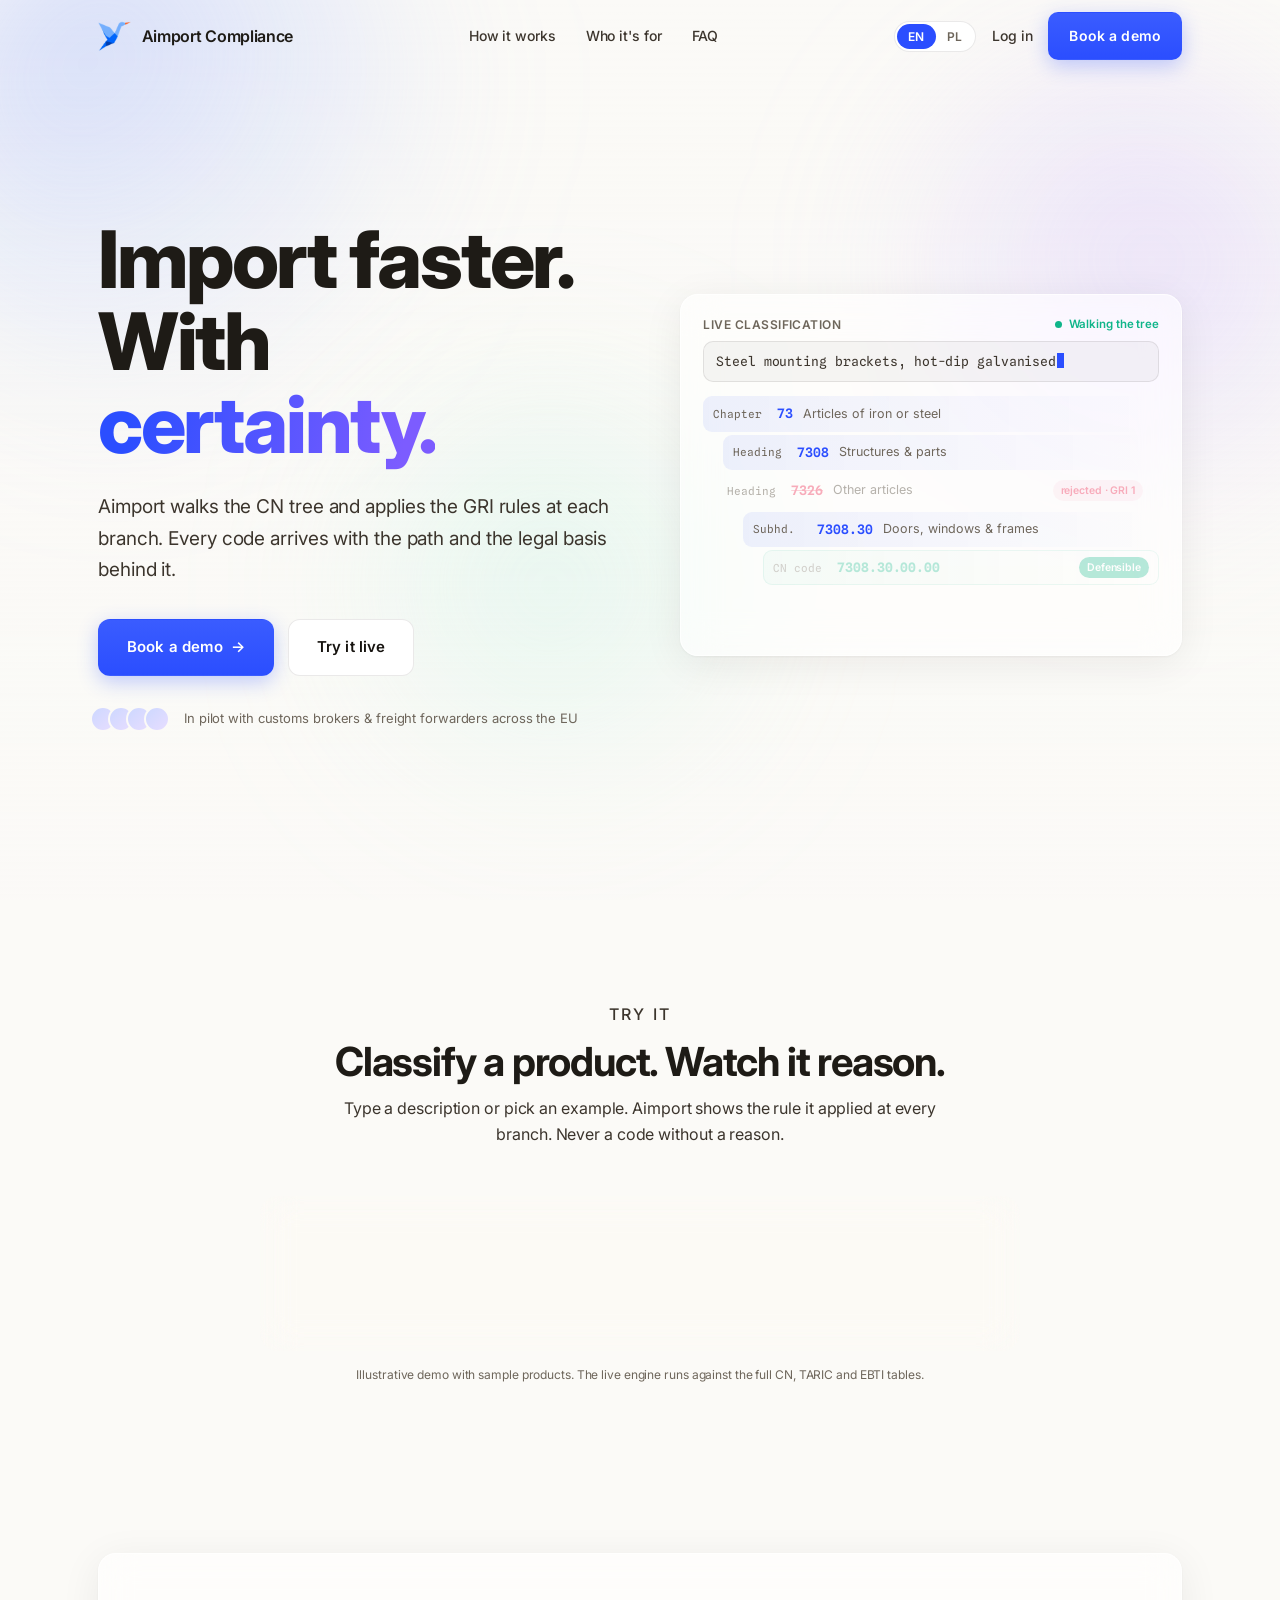
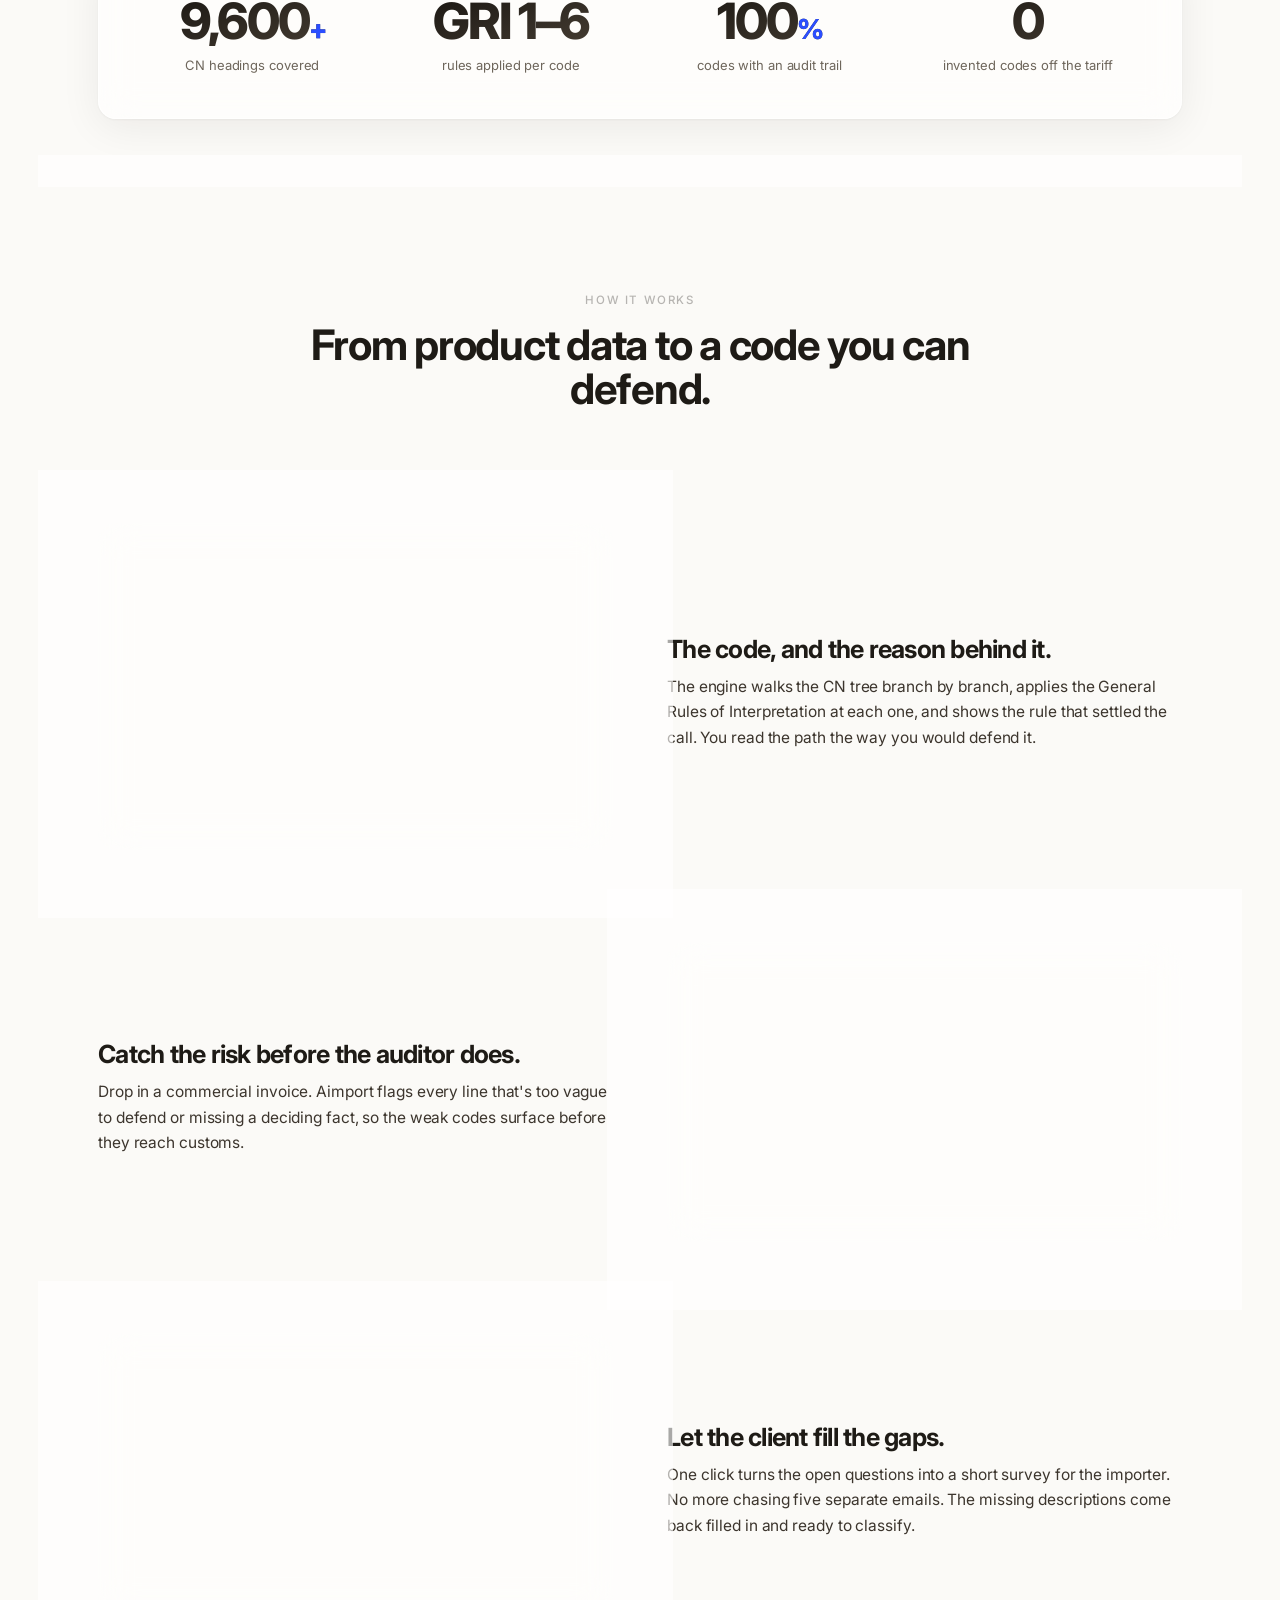
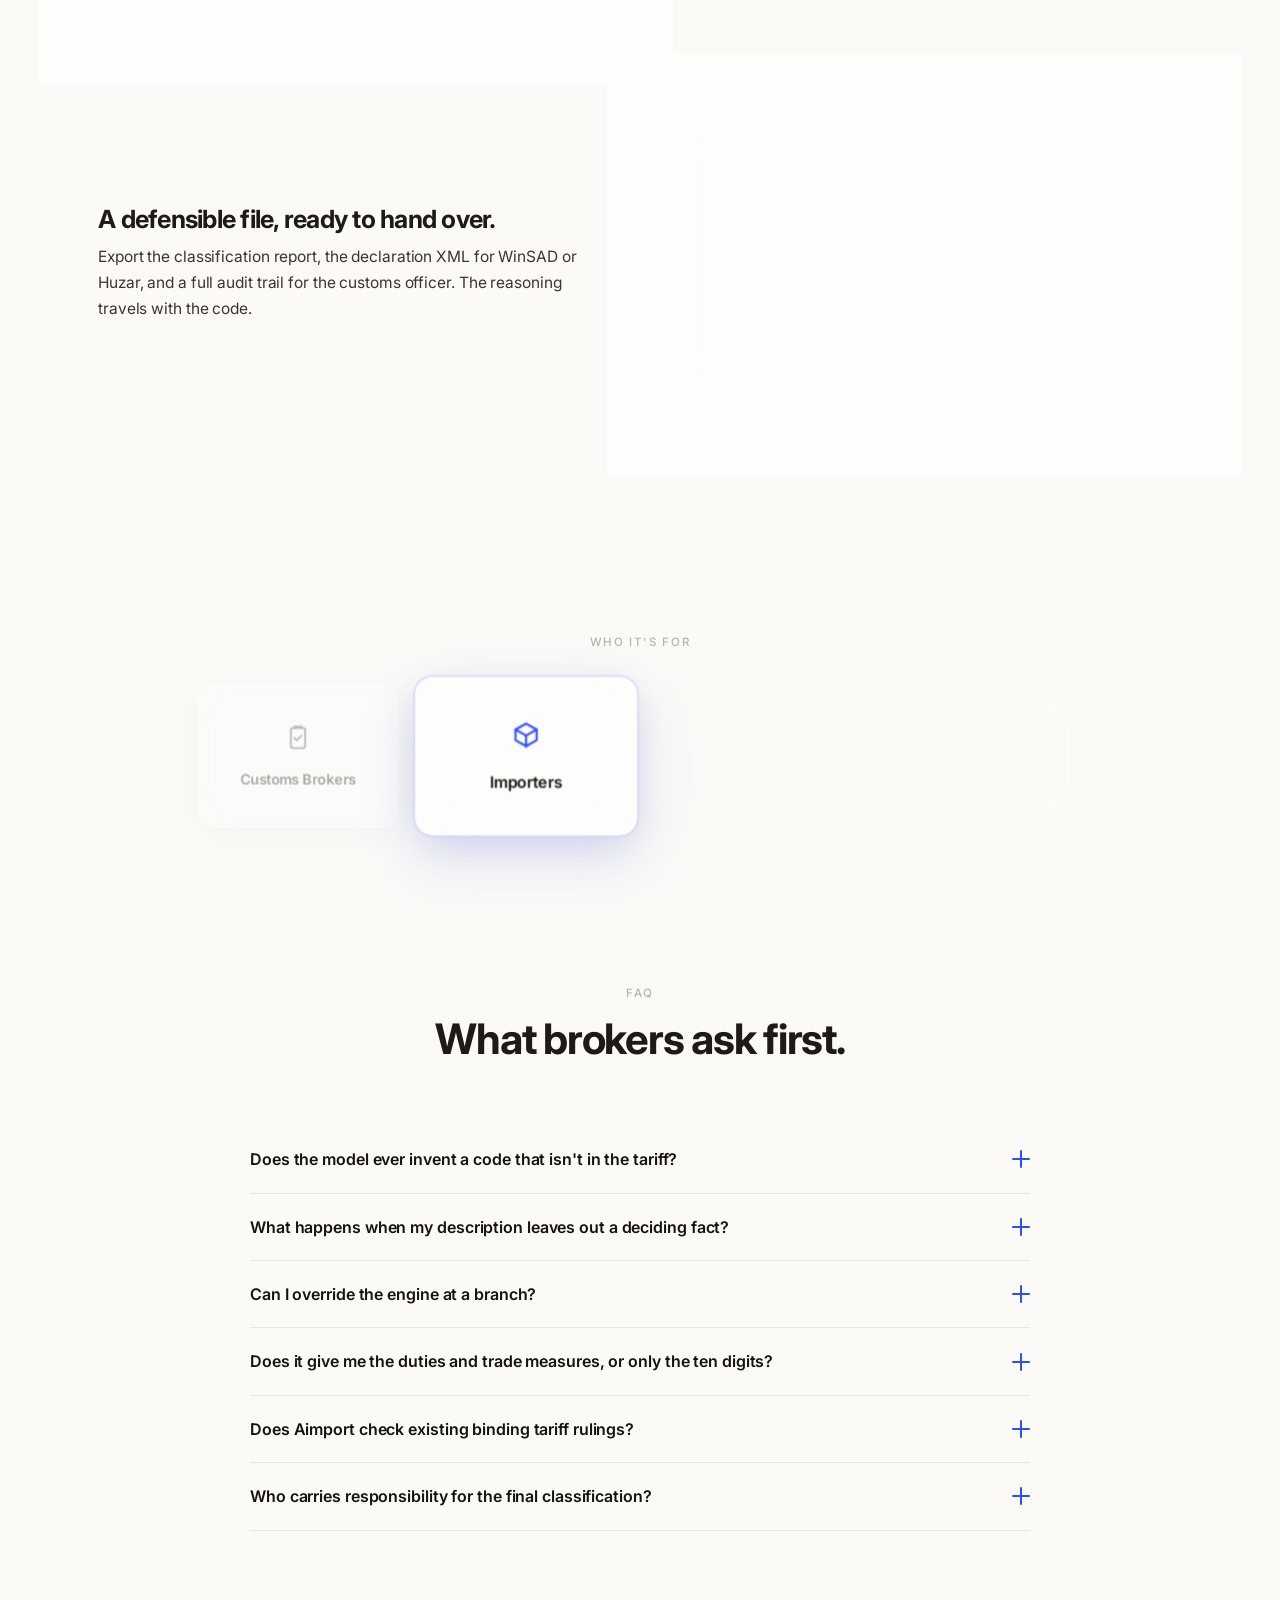
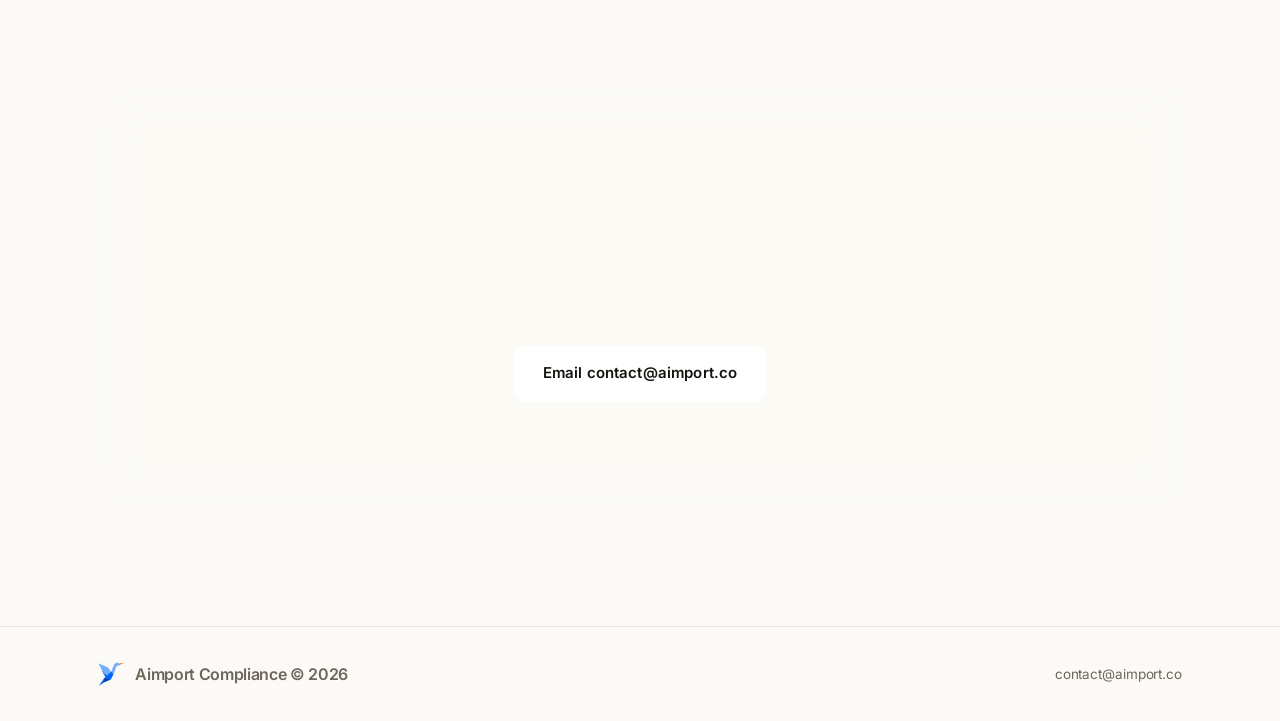
<file: index.html>
<!DOCTYPE html>
<html lang="en">
<head>
<meta charset="utf-8">
<meta name="viewport" content="width=device-width, initial-scale=1">
<title>Aimport Compliance · EU Tariff Classification</title>
<meta name="description" content="Aimport walks the CN tree and applies the GRI rules at each branch. Every code arrives with the path and the legal basis behind it.">
<link rel="preconnect" href="https://fonts.googleapis.com">
<link rel="preconnect" href="https://fonts.gstatic.com" crossorigin>
<link href="https://fonts.googleapis.com/css2?family=Inter:wght@400;500;600;700;800&family=Spline+Sans+Mono:wght@400;500;600&display=swap" rel="stylesheet">
<style>
:root{
  /* ---- calm, expanded palette (raft-inspired) ---- */
  --bg:#FBFAF7; --surface:#FFFFFF;
  --ink:#16130F; --text:#1E1B16; --muted:#6E665B; --faint:#3C352D;
  --line:rgba(22,19,15,.09); --line-2:rgba(22,19,15,.05);

  --brand:#2B4EFF;          /* primary blue */
  --violet:#7C5CFF;         /* secondary, gradient partner only */
  --teal:#0FB58A;           /* verified / defensible */
  --amber:#F0A020;          /* risk / flagged */
  --rose:#F25C7A;           /* rejected branch */

  --brand-dim:rgba(43,78,255,.08);
  --glass:rgba(255,255,255,.62);
  --glass-line:rgba(255,255,255,.7);
  --glass-shadow:0 8px 40px rgba(22,19,15,.07), 0 1px 3px rgba(22,19,15,.05);
  --blur:blur(18px) saturate(170%);

  --sans:Inter,system-ui,-apple-system,"Segoe UI",Roboto,sans-serif;
  --mono:"Spline Sans Mono",ui-monospace,SFMono-Regular,Menlo,monospace;
}

*{box-sizing:border-box}
html{scroll-behavior:smooth}
body{margin:0;background:var(--bg);color:var(--text);font-family:var(--sans);
  line-height:1.65;letter-spacing:-.006em;-webkit-font-smoothing:antialiased;overflow-x:hidden}
a{color:inherit;text-decoration:none}
::selection{background:rgba(43,78,255,.16)}
:focus-visible{outline:2px solid var(--brand);outline-offset:3px;border-radius:4px}
h1,h2,h3{margin:0;letter-spacing:-.03em;line-height:1.04}

.wrap{max-width:1140px;margin:0 auto;padding:0 28px}
.eyebrow{font-size:11.5px;font-weight:500;letter-spacing:.14em;text-transform:uppercase;color:rgba(22,19,15,.3)}

/* ============ animated aurora background ============ */
.aurora{position:fixed;inset:0;z-index:-2;overflow:hidden;pointer-events:none}
.aurora b{position:absolute;border-radius:50%;filter:blur(70px);opacity:.42;mix-blend-mode:multiply}
.aurora .a1{width:46vw;height:46vw;left:-8vw;top:-10vw;
  background:radial-gradient(circle at 30% 30%,#9db4ff,transparent 70%);animation:drift1 22s ease-in-out infinite}
.aurora .a2{width:40vw;height:40vw;right:-6vw;top:6vh;
  background:radial-gradient(circle at 60% 40%,#cbb6ff,transparent 70%);animation:drift2 26s ease-in-out infinite}
.aurora .a3{width:38vw;height:38vw;left:24vw;top:38vh;
  background:radial-gradient(circle at 50% 50%,#a9eed8,transparent 70%);animation:drift3 30s ease-in-out infinite}
.grain{position:fixed;inset:0;z-index:-1;pointer-events:none;opacity:.5;
  background:
    linear-gradient(180deg,rgba(251,250,247,.0) 0%,rgba(251,250,247,.55) 60%,var(--bg) 100%);}
@keyframes drift1{0%,100%{transform:translate(0,0) scale(1)}50%{transform:translate(6vw,4vh) scale(1.12)}}
@keyframes drift2{0%,100%{transform:translate(0,0) scale(1)}50%{transform:translate(-5vw,5vh) scale(1.08)}}
@keyframes drift3{0%,100%{transform:translate(0,0) scale(1)}50%{transform:translate(-4vw,-4vh) scale(1.15)}}

/* ============ scroll progress ============ */
.progress{position:fixed;top:0;left:0;height:2px;width:0;z-index:40;
  background:linear-gradient(90deg,var(--brand),var(--violet));box-shadow:0 0 12px rgba(43,78,255,.5)}

/* ============ nav ============ */
.nav{position:sticky;top:0;z-index:30;transition:background .3s,border-color .3s,box-shadow .3s;
  border-bottom:1px solid transparent}
.nav.scrolled{background:var(--glass);backdrop-filter:var(--blur);-webkit-backdrop-filter:var(--blur);
  border-bottom:1px solid var(--line);box-shadow:0 1px 0 rgba(255,255,255,.5) inset}
.nav .row{display:flex;align-items:center;justify-content:space-between;height:72px}
.logo{display:flex;align-items:center;gap:11px;font-weight:600;font-size:16px;letter-spacing:-.02em}
.logo img{height:30px;width:auto;display:block}
.nav-links{display:flex;gap:30px;align-items:center}
.nav-links a{font-size:14px;font-weight:500;color:var(--faint);transition:color .2s;position:relative}
.nav-links a:hover{color:var(--ink)}
.nav-right{display:flex;gap:16px;align-items:center}
.nav-login{font-size:14px;font-weight:500;color:var(--faint);cursor:pointer;transition:color .2s}
.nav-login:hover{color:var(--ink)}

/* ---- language switch ---- */
.lang{display:inline-flex;border:1px solid var(--line);border-radius:99px;padding:2px;background:var(--surface)}
.lang button{appearance:none;border:0;background:transparent;cursor:pointer;font-family:var(--sans);
  font-size:12px;font-weight:600;letter-spacing:.02em;color:var(--muted);padding:5px 11px;border-radius:99px;
  transition:color .2s,background .2s}
.lang button:hover{color:var(--ink)}
.lang button.active{background:var(--brand);color:#fff}

.btn{display:inline-flex;align-items:center;gap:8px;cursor:pointer;font-family:var(--sans);
  font-size:14px;font-weight:600;letter-spacing:.01em;padding:11px 20px;border-radius:10px;
  border:1px solid var(--line);background:var(--surface);color:var(--ink);
  transition:transform .18s cubic-bezier(.2,.8,.2,1),box-shadow .2s,background .2s,border-color .2s}
.btn:hover{transform:translateY(-1px);box-shadow:var(--glass-shadow)}
.btn-primary{background:linear-gradient(180deg,#3a5cff,#2B4EFF);color:#fff;border-color:transparent;
  box-shadow:0 6px 20px rgba(43,78,255,.28)}
.btn-primary:hover{box-shadow:0 10px 28px rgba(43,78,255,.4);transform:translateY(-2px)}
.btn-lg{padding:15px 28px;font-size:15px;border-radius:12px}
.btn .arr{transition:transform .2s}
.btn:hover .arr{transform:translateX(3px)}

/* ============ hero ============ */
.hero{position:relative;min-height:calc(100vh - 72px);display:flex;align-items:center;padding:48px 0 72px}
.hero-grid{display:grid;width:100%;grid-template-columns:1.02fr .98fr;gap:60px;align-items:center}
.hero h1{font-size:clamp(46px,6.2vw,82px);font-weight:800}
.hero h1 .grad{background:linear-gradient(100deg,var(--brand) 10%,var(--violet) 90%);
  -webkit-background-clip:text;background-clip:text;-webkit-text-fill-color:transparent}
.hero-sub{font-size:19px;color:var(--faint);max-width:30em;margin:26px 0 34px}
.hero-cta{display:flex;gap:14px;align-items:center;flex-wrap:wrap}
.trust{margin-top:30px;display:flex;align-items:center;gap:14px;color:var(--muted);font-size:13px}
.trust .avs{display:flex;flex:none}
.trust .avs span{width:26px;height:26px;border-radius:50%;border:2px solid var(--bg);margin-left:-8px;
  background:linear-gradient(135deg,#cdd8ff,#e7ddff)}
.reveal{opacity:0;transform:translateY(18px);transition:opacity .7s cubic-bezier(.2,.8,.2,1),transform .7s cubic-bezier(.2,.8,.2,1)}
.reveal.in{opacity:1;transform:none}
.reveal.d1{transition-delay:.06s}.reveal.d2{transition-delay:.12s}.reveal.d3{transition-delay:.18s}.reveal.d4{transition-delay:.24s}

/* ---- glass card base ---- */
.glass{background:var(--glass);backdrop-filter:var(--blur);-webkit-backdrop-filter:var(--blur);
  border:1px solid var(--glass-line);border-radius:18px;box-shadow:var(--glass-shadow)}

/* ============ HERO interactive: TARIFF TREE WALK ============ */
.treewalk{padding:20px 22px 22px;position:relative;overflow:hidden}
.tw-head{display:flex;align-items:center;justify-content:space-between;margin-bottom:6px}
.tw-title{font-size:12px;font-weight:600;color:var(--muted);letter-spacing:.04em;text-transform:uppercase}
.tw-live{display:inline-flex;align-items:center;gap:7px;font-size:11.5px;color:var(--teal);font-weight:600}
.tw-live i{width:7px;height:7px;border-radius:50%;background:var(--teal);box-shadow:0 0 0 0 rgba(15,181,138,.5);
  animation:pulse 1.8s infinite;flex:none}
@keyframes pulse{0%{box-shadow:0 0 0 0 rgba(15,181,138,.45)}70%{box-shadow:0 0 0 7px rgba(15,181,138,0)}100%{box-shadow:0 0 0 0 rgba(15,181,138,0)}}
.tw-input{font-family:var(--mono);font-size:13px;color:var(--faint);background:rgba(22,19,15,.035);
  border:1px solid var(--line);border-radius:10px;padding:9px 12px;margin-bottom:14px}
.tw-input .cur{display:inline-block;width:7px;height:15px;background:var(--brand);vertical-align:-2px;margin-left:1px;animation:blink 1s steps(1) infinite}
@keyframes blink{50%{opacity:0}}
.tw-tree{list-style:none;margin:0;padding:0;font-family:var(--mono);font-size:13px}
.tw-node{display:flex;align-items:center;gap:10px;padding:7px 10px;border-radius:9px;margin:3px 0;
  opacity:.32;transform:translateX(-6px);transition:all .45s cubic-bezier(.2,.8,.2,1);position:relative}
.tw-node .lvl{color:var(--muted);font-size:11px;width:54px;flex:none}
.tw-node .code{font-weight:600;color:var(--faint)}
.tw-node .lbl{color:var(--muted);font-weight:400;font-family:var(--sans);font-size:12.5px;letter-spacing:0}
.tw-node .tag{margin-left:auto;font-size:10.5px;font-weight:600;padding:2px 8px;border-radius:99px;font-family:var(--sans)}
.tw-node[data-depth="1"]{margin-left:0}
.tw-node[data-depth="2"]{margin-left:20px}
.tw-node[data-depth="3"]{margin-left:40px}
.tw-node[data-depth="4"]{margin-left:60px}
.tw-node.active{opacity:1;transform:none;background:linear-gradient(90deg,var(--brand-dim),transparent)}
.tw-node.active .code{color:var(--brand)}
.tw-node.reject{opacity:.5}
.tw-node.reject .code{color:var(--rose);text-decoration:line-through;text-decoration-color:rgba(242,92,122,.55)}
.tw-node.reject .tag{color:var(--rose);background:rgba(242,92,122,.1)}
.tw-node.final{opacity:1;transform:none;background:linear-gradient(90deg,rgba(15,181,138,.12),transparent);
  box-shadow:0 0 0 1px rgba(15,181,138,.25) inset}
.tw-node.final .code{color:var(--teal);font-weight:700}
.tw-node.final .tag{color:#fff;background:var(--teal)}
.tw-foot{margin-top:13px;padding-top:13px;border-top:1px solid var(--line);
  display:flex;align-items:center;justify-content:space-between;gap:12px;font-size:12.5px;color:var(--muted);
  opacity:0;transition:opacity .5s}
.tw-foot.show{opacity:1}
.tw-foot .total{font-family:var(--mono);font-weight:600;color:var(--ink);text-align:right}

/* ============ audience gallery ============ */
.gallery{padding:76px 0 40px}
.gal-eyebrow{text-align:center;margin:0 0 28px}
.gal-row{display:flex;justify-content:center;gap:16px;flex-wrap:wrap}
.gal-frame{appearance:none;cursor:pointer;font-family:var(--sans);
  display:flex;flex-direction:column;align-items:center;justify-content:center;gap:16px;
  width:212px;height:152px;padding:24px;
  opacity:.42;filter:saturate(.55);transform:scale(.95);
  transition:opacity .6s cubic-bezier(.2,.8,.2,1),transform .6s cubic-bezier(.2,.8,.2,1),
             filter .6s,box-shadow .6s,border-color .6s}
.gal-frame .gal-ic{color:var(--muted);display:block;transition:color .6s,transform .6s}
.gal-frame .gal-label{font-size:15px;font-weight:600;color:var(--faint);letter-spacing:-.01em;transition:color .6s;text-align:center}
.gal-frame.is-active{opacity:1;filter:none;transform:scale(1.06);
  box-shadow:0 20px 54px rgba(43,78,255,.16),var(--glass-shadow);
  border-color:rgba(43,78,255,.28)}
.gal-frame.is-active .gal-ic{color:var(--brand);transform:translateY(-1px)}
.gal-frame.is-active .gal-label{color:var(--ink)}
.gal-frame:hover{opacity:.82}
.gal-frame.is-active:hover{opacity:1}
@media(max-width:560px){.gal-frame{width:42%;height:128px;padding:16px;gap:11px}}

/* ============ classifier widget ============ */
.demo{padding:100px 0}
.demo-head{text-align:center;max-width:620px;margin:0 auto 48px}
.demo-head h2{font-size:clamp(28px,3.6vw,40px);font-weight:700;margin:14px 0 12px}
.demo-head p{color:var(--faint);font-size:16px;margin:0}
.classifier{padding:26px;max-width:760px;margin:0 auto}
.cl-bar{display:flex;gap:10px;align-items:center;background:var(--surface);border:1px solid var(--line);
  border-radius:13px;padding:6px 6px 6px 16px}
.cl-bar svg{flex:none;color:var(--muted)}
.cl-bar input{flex:1;border:0;outline:0;background:transparent;font-family:var(--sans);font-size:15.5px;
  color:var(--ink);padding:10px 0;min-width:0}
.cl-bar input::placeholder{color:var(--muted)}
.cl-go{flex:none}
.cl-chips{display:flex;gap:9px;flex-wrap:wrap;margin:14px 2px 0}
.cl-chips button{font-family:var(--sans);font-size:13px;font-weight:500;color:var(--faint);cursor:pointer;
  background:rgba(22,19,15,.04);border:1px solid var(--line);border-radius:99px;padding:7px 14px;transition:all .18s}
.cl-chips button:hover{color:var(--brand);border-color:var(--brand);background:var(--brand-dim);transform:translateY(-1px)}
.cl-result{margin-top:18px;border-top:1px dashed var(--line);padding-top:18px;display:none}
.cl-result.show{display:block;animation:fadeUp .5s cubic-bezier(.2,.8,.2,1)}
@keyframes fadeUp{from{opacity:0;transform:translateY(10px)}to{opacity:1;transform:none}}
.cl-trail{list-style:none;margin:0;padding:0}
.cl-trail li{display:flex;align-items:center;gap:11px;padding:9px 12px;border-radius:10px;margin:6px 0;
  background:rgba(22,19,15,.025);font-size:13.5px;opacity:0;transform:translateX(-8px)}
.cl-trail li.in{opacity:1;transform:none;transition:all .4s cubic-bezier(.2,.8,.2,1)}
.cl-trail li .ic{width:20px;height:20px;border-radius:50%;display:grid;place-items:center;flex:none;
  font-size:11px;font-weight:700;color:#fff}
.cl-trail li.ok .ic{background:var(--teal)}
.cl-trail li.rule .ic{background:var(--brand)}
.cl-trail li.x .ic{background:var(--rose)}
.cl-trail li .gri{font-family:var(--mono);font-weight:600;color:var(--faint);flex:none}
.cl-trail li .txt{color:var(--faint)}
.cl-final{margin-top:14px;display:flex;align-items:center;justify-content:space-between;gap:16px;
  background:linear-gradient(100deg,rgba(43,78,255,.07),rgba(124,92,255,.07));
  border:1px solid var(--line);border-radius:13px;padding:16px 20px;opacity:0}
.cl-final.in{opacity:1;transition:opacity .5s}
.cl-final .fcode{font-family:var(--mono);font-size:22px;font-weight:700;color:var(--ink);letter-spacing:-.01em}
.cl-final .flbl{font-size:12px;color:var(--muted);margin-top:2px}
.cl-final .fbadge{font-size:12px;font-weight:600;color:#fff;background:var(--teal);padding:5px 12px;border-radius:99px;white-space:nowrap}
.cl-final .fcost{text-align:right}
.cl-final .fcost b{font-size:17px;color:var(--ink);font-family:var(--mono)}
.disclaimer{text-align:center;font-size:12px;color:var(--muted);margin-top:14px}

/* ============ stats ============ */
.stats{padding:56px 0}
.stats-wrap{display:grid;grid-template-columns:repeat(4,1fr);gap:8px;padding:34px 28px}
.stat{text-align:center;padding:8px}
.stat .num{font-size:clamp(34px,4vw,50px);font-weight:800;letter-spacing:-.04em;line-height:1;
  background:linear-gradient(160deg,var(--ink),#4a4136);-webkit-background-clip:text;background-clip:text;-webkit-text-fill-color:transparent}
.stat .num .u{font-size:.55em;color:var(--brand);-webkit-text-fill-color:var(--brand)}
.stat .lbl{font-size:13px;color:var(--muted);margin-top:9px}

/* ============ features (how it works) ============ */
.features{padding:104px 0}
.sec-head{max-width:680px;margin:0 auto 66px;text-align:center}
.sec-head h2{font-size:clamp(28px,3.6vw,42px);font-weight:700;margin:14px 0 0}
.feat{display:grid;grid-template-columns:1fr 1fr;gap:54px;align-items:center;padding:46px 0}
.feat:nth-child(even) .feat-copy{order:2}
.feat-copy .step-no{font-family:var(--mono);font-size:13px;font-weight:600;color:var(--brand);
  display:inline-flex;align-items:center;gap:9px}
.feat-copy .step-no::before{content:"";width:26px;height:1px;background:var(--brand)}
.feat-copy h3{font-size:25px;font-weight:700;margin:14px 0 12px}
.feat-copy p{color:var(--faint);font-size:15.5px;margin:0;max-width:34em}

/* mock cards */
.mock{padding:18px;font-family:var(--mono);font-size:12.5px}
.mock-top{display:flex;align-items:center;justify-content:space-between;margin-bottom:14px}
.mcode{font-size:17px;font-weight:700;color:var(--ink)}
.pill{display:inline-flex;align-items:center;gap:6px;font-family:var(--sans);font-size:11.5px;font-weight:600;
  padding:4px 11px;border-radius:99px;white-space:nowrap}
.pill-ok{color:var(--teal);background:rgba(15,181,138,.12)}
.pill-warn{color:var(--amber);background:rgba(240,160,32,.14)}
.mline{display:flex;align-items:center;gap:9px;padding:7px 0;color:var(--faint)}
.mline .ck{color:var(--teal);font-weight:700}
.mline.rej{color:var(--rose)}.mline.rej .ck{color:var(--rose)}
.mdiv{border:0;border-top:1px solid var(--line);margin:12px 0}
.mlegal-lbl{font-family:var(--sans);font-size:11px;text-transform:uppercase;letter-spacing:.1em;color:var(--muted)}
.mlegal{font-family:var(--sans);font-size:12.5px;color:var(--faint);margin-top:4px}
.mbti{font-family:var(--sans);font-size:12.5px;color:var(--brand);display:inline-block;margin-top:8px}
.mcost{font-family:var(--sans);font-size:13px;color:var(--faint);margin-top:6px}
.mcost b{color:var(--ink);font-family:var(--mono)}

/* invoice mock */
.inv-bar{display:flex;justify-content:space-between;gap:10px;font-family:var(--sans);font-size:12px;margin-bottom:10px}
.inv-bar .l{color:var(--muted)}.inv-bar .r{color:var(--amber);font-weight:600;white-space:nowrap}
.inv-row{display:flex;align-items:center;justify-content:space-between;gap:12px;padding:10px 12px;
  border-radius:9px;margin:6px 0;background:rgba(22,19,15,.025);font-family:var(--sans);font-size:13px}
.inv-row.flag{background:rgba(240,160,32,.08);box-shadow:0 0 0 1px rgba(240,160,32,.2) inset;
  animation:flagpulse 2.4s ease-in-out infinite}
@keyframes flagpulse{0%,100%{box-shadow:0 0 0 1px rgba(240,160,32,.18) inset}50%{box-shadow:0 0 0 1px rgba(240,160,32,.5) inset}}
.inv-row .weak{color:var(--amber)}
.inv-row .ic{font-family:var(--mono);color:var(--faint);display:flex;gap:10px;align-items:center;flex:none}
.inv-row .st-ok{color:var(--teal)}.inv-row .st-warn{color:var(--amber)}
.inv-flag{font-size:11px;color:var(--amber);margin-top:3px}

/* export mock */
.exp-file{display:flex;align-items:center;gap:12px;padding:9px 0;font-family:var(--sans)}
.exp-ext{font-family:var(--mono);font-size:10px;font-weight:700;color:#fff;background:var(--brand);
  padding:4px 7px;border-radius:6px;letter-spacing:.04em;flex:none}
.exp-ext.xml{background:var(--violet)}
.exp-name{font-size:13px;color:var(--ink);font-weight:500}
.exp-meta{font-size:11.5px;color:var(--muted)}

/* survey mock */
.sv-link{display:flex;justify-content:space-between;align-items:center;gap:10px;font-family:var(--mono);
  background:rgba(43,78,255,.05);border:1px solid var(--line);border-radius:9px;padding:9px 12px;
  color:var(--brand);font-size:12.5px;margin-bottom:12px}
.sv-q{display:flex;justify-content:space-between;gap:10px;font-family:var(--sans);font-size:13px;color:var(--faint);
  padding:9px 12px;border:1px solid var(--line);border-radius:9px;margin:7px 0}
.sv-q .car{color:var(--muted);white-space:nowrap}

/* ============ faq ============ */
.faq{padding:100px 0}
.faq-list{max-width:780px;margin:30px auto 0}
.faq-item{border-bottom:1px solid var(--line)}
.faq-item summary{list-style:none;cursor:pointer;padding:20px 0;display:flex;justify-content:space-between;
  gap:20px;align-items:center;font-size:16px;font-weight:600;color:var(--ink)}
.faq-item summary::-webkit-details-marker{display:none}
.faq-item .mk{width:18px;height:18px;flex:none;position:relative}
.faq-item .mk::before,.faq-item .mk::after{content:"";position:absolute;background:var(--brand);
  border-radius:2px;transition:transform .25s}
.faq-item .mk::before{left:0;top:8px;width:18px;height:2px}
.faq-item .mk::after{left:8px;top:0;width:2px;height:18px}
.faq-item[open] .mk::after{transform:scaleY(0)}
.faq-item .ans{overflow:hidden;max-height:0;transition:max-height .35s ease}
.faq-item[open] .ans{max-height:360px}
.faq-item .ans p{color:var(--faint);font-size:14.5px;margin:0 0 20px;max-width:62ch}

/* ============ final cta ============ */
.cta{padding:64px 0 124px}
.cta-card{padding:60px 40px;text-align:center;position:relative;overflow:hidden;
  background:linear-gradient(150deg,#1a1f3d 0%,#1d2456 55%,#2a1f52 100%);border:0}
.cta-card::after{content:"";position:absolute;inset:0;opacity:.6;pointer-events:none;
  background:radial-gradient(60% 60% at 20% 0%,rgba(124,92,255,.35),transparent 70%),
             radial-gradient(50% 50% at 90% 100%,rgba(43,78,255,.4),transparent 70%)}
.cta-card>*{position:relative;z-index:1}
.cta-card .eyebrow{color:rgba(255,255,255,.32)}
.cta-card h2{color:#fff;font-size:clamp(28px,3.6vw,40px);font-weight:700;margin:14px 0 14px}
.cta-card p{color:rgba(255,255,255,.72);font-size:16px;max-width:46em;margin:0 auto 28px}
.cta-card .respond{color:rgba(255,255,255,.5);font-size:13px;margin-top:18px}
.btn-light{background:#fff;color:var(--ink);border-color:#fff}
.btn-light:hover{box-shadow:0 12px 30px rgba(0,0,0,.3)}

/* ============ footer ============ */
footer{padding:34px 0;border-top:1px solid var(--line)}
footer .row{display:flex;justify-content:space-between;align-items:center;font-size:13.5px;color:var(--muted);flex-wrap:wrap;gap:12px}
footer a:hover{color:var(--brand)}

/* ============ responsive ============ */
@media(max-width:900px){
  .hero-grid,.feat,.stats-wrap{grid-template-columns:1fr}
  .feat{gap:28px}.feat:nth-child(even) .feat-copy{order:0}
  .nav-links{display:none}
  .stats-wrap{grid-template-columns:repeat(2,1fr);gap:24px}
  .hero{min-height:auto;padding:44px 0 64px}
}

@media(prefers-reduced-motion:reduce){
  *{animation:none!important;transition:none!important;scroll-behavior:auto!important}
  .reveal{opacity:1;transform:none}
  .aurora b{opacity:.3}
}

/* ============ PIN access modal ============ */
.pin-overlay{position:fixed;inset:0;z-index:100;display:none;align-items:center;justify-content:center;padding:24px;
  background:rgba(22,19,15,.34);backdrop-filter:blur(7px) saturate(120%);-webkit-backdrop-filter:blur(7px) saturate(120%)}
.pin-overlay.open{display:flex;animation:fadeUp .3s cubic-bezier(.2,.8,.2,1)}
.pin-card{position:relative;width:100%;max-width:382px;background:var(--surface);border:1px solid var(--glass-line);
  border-radius:20px;box-shadow:0 30px 80px rgba(22,19,15,.28);padding:40px 34px 34px;text-align:center}
.pin-close{position:absolute;top:14px;right:15px;width:30px;height:30px;border:0;background:transparent;cursor:pointer;
  color:var(--muted);font-size:21px;line-height:1;border-radius:8px;transition:color .2s,background .2s}
.pin-close:hover{color:var(--ink);background:rgba(22,19,15,.05)}
.pin-label{font-size:11px;font-weight:600;letter-spacing:.14em;text-transform:uppercase;color:rgba(22,19,15,.3)}
.pin-card h3{font-size:22px;font-weight:700;margin:10px 0 8px}
.pin-sub{font-size:13.5px;color:var(--muted);margin:0 0 22px}
.pin-input{width:100%;text-align:center;font-family:var(--mono);font-size:26px;font-weight:600;letter-spacing:.45em;
  padding:14px 12px 14px 18px;border:1px solid var(--line);border-radius:12px;background:var(--bg);color:var(--ink);outline:none;
  transition:border-color .2s,box-shadow .2s}
.pin-input::placeholder{color:var(--muted);letter-spacing:.3em}
.pin-input:focus{border-color:var(--brand)}
.pin-input.flash{border-color:var(--teal);box-shadow:0 0 0 3px rgba(15,181,138,.22)}
.pin-error{font-size:13px;color:#dc2626;margin:14px 0 0;min-height:1.1em;opacity:0;transition:opacity .25s}
.pin-error.show{opacity:1}
.pin-error a{color:var(--brand)}
</style>
</head>
<body>

<div class="aurora"><b class="a1"></b><b class="a2"></b><b class="a3"></b></div>
<div class="grain"></div>
<div class="progress" id="progress"></div>

<!-- ============ NAV ============ -->
<header class="nav" id="nav">
  <div class="wrap row">
    <a class="logo" href="#"><img src="[data-uri]" alt="Aimport">Aimport Compliance</a>
    <nav class="nav-links">
      <a href="#how" data-i18n="nav.how">How it works</a>
      <a href="#who" data-i18n="nav.who">Who it's for</a>
      <a href="#faq" data-i18n="nav.faq">FAQ</a>
    </nav>
    <div class="nav-right">
      <div class="lang" id="lang">
        <button type="button" data-lang="en">EN</button>
        <button type="button" data-lang="pl">PL</button>
      </div>
      <span class="nav-login" data-i18n="nav.login" data-pin-trigger role="button" tabindex="0">Log in</span>
      <a class="btn btn-primary" data-i18n="nav.book" href="https://calendly.com/leo-goerg-aimport/new-meeting" target="_blank" rel="noopener">Book a demo</a>
    </div>
  </div>
</header>

<!-- ============ HERO ============ -->
<section class="hero">
  <div class="wrap hero-grid">
    <div>
      <h1 class="reveal d1" data-i18n-html="hero.h1">Import faster.<br>With <span class="grad">certainty.</span></h1>
      <p class="hero-sub reveal d2" data-i18n="hero.sub">Aimport walks the CN tree and applies the GRI rules at each branch. Every code arrives with the path and the legal basis behind it.</p>
      <div class="hero-cta reveal d3">
        <a class="btn btn-primary btn-lg" data-i18n-html="hero.book" href="https://calendly.com/leo-goerg-aimport/new-meeting" target="_blank" rel="noopener">Book a demo <span class="arr">→</span></a>
        <a class="btn btn-lg" data-i18n="hero.try" href="#demo">Try it live</a>
      </div>
      <div class="trust reveal d4">
        <div class="avs"><span></span><span></span><span></span><span></span></div>
        <span data-i18n="hero.trust">In pilot with customs brokers &amp; freight forwarders across the EU</span>
      </div>
    </div>

    <!-- interactive tariff tree walk -->
    <div class="glass treewalk reveal d2" id="treewalk">
      <div class="tw-head">
        <span class="tw-title" data-i18n="tw.title">Live classification</span>
        <span class="tw-live"><i></i><span data-i18n="tw.live">Walking the tree</span></span>
      </div>
      <div class="tw-input"><span data-i18n="tw.input">Steel mounting brackets, hot-dip galvanised</span><span class="cur"></span></div>
      <ul class="tw-tree" id="twTree">
        <li class="tw-node" data-depth="1" data-step="0"><span class="lvl" data-i18n="tw.lvl.ch">Chapter</span><span class="code">73</span><span class="lbl" data-i18n="tw.n1">Articles of iron or steel</span></li>
        <li class="tw-node" data-depth="2" data-step="1"><span class="lvl" data-i18n="tw.lvl.hd">Heading</span><span class="code">7308</span><span class="lbl" data-i18n="tw.n2">Structures &amp; parts</span></li>
        <li class="tw-node reject" data-depth="2" data-step="1"><span class="lvl" data-i18n="tw.lvl.hd">Heading</span><span class="code">7326</span><span class="lbl" data-i18n="tw.n3">Other articles</span><span class="tag" data-i18n="tw.tag.rej">rejected · GRI 1</span></li>
        <li class="tw-node" data-depth="3" data-step="2"><span class="lvl" data-i18n="tw.lvl.sub">Subhd.</span><span class="code">7308.30</span><span class="lbl" data-i18n="tw.n4">Doors, windows &amp; frames</span></li>
        <li class="tw-node final" data-depth="4" data-step="3"><span class="lvl" data-i18n="tw.lvl.cn">CN code</span><span class="code">7308.30.00.00</span><span class="tag" data-i18n="tw.defensible">Defensible</span></li>
      </ul>
      <div class="tw-foot" id="twFoot">
        <span data-i18n="tw.foot1">GRI 1 → 6 · Section XV Note 1</span>
        <span class="total" data-i18n="tw.total">€1,078.35 landed</span>
      </div>
    </div>
  </div>
</section>

<!-- ============ INTERACTIVE CLASSIFIER ============ -->
<section class="demo" id="demo">
  <div class="wrap">
    <div class="demo-head reveal">
      <p class="eyebrow" data-i18n="demo.eyebrow">Try it</p>
      <h2 data-i18n="demo.h2">Classify a product. Watch it reason.</h2>
      <p data-i18n="demo.p">Type a description or pick an example. Aimport shows the rule it applied at every branch. Never a code without a reason.</p>
    </div>

    <div class="glass classifier reveal d1">
      <div class="cl-bar">
        <svg width="20" height="20" viewBox="0 0 24 24" fill="none" stroke="currentColor" stroke-width="2"><circle cx="11" cy="11" r="7"/><path d="M21 21l-4.3-4.3"/></svg>
        <input id="clInput" type="text" data-i18n-ph="demo.ph" placeholder="e.g. Cotton knitted t-shirt, men's" autocomplete="off">
        <button class="btn btn-primary cl-go" id="clGo" data-i18n-html="demo.classify">Classify <span class="arr">→</span></button>
      </div>
      <div class="cl-chips" id="clChips">
        <button data-k="steel" data-i18n="demo.chip.steel">Steel mounting bracket</button>
        <button data-k="tshirt" data-i18n="demo.chip.tshirt">Cotton knitted t-shirt</button>
        <button data-k="battery" data-i18n="demo.chip.battery">Lithium-ion battery</button>
        <button data-k="coffee" data-i18n="demo.chip.coffee">Roasted coffee beans</button>
      </div>

      <div class="cl-result" id="clResult">
        <ul class="cl-trail" id="clTrail"></ul>
        <div class="cl-final" id="clFinal">
          <div>
            <div class="fcode" id="fCode"></div>
            <div class="flbl" id="fLbl"></div>
          </div>
          <div class="fcost">
            <span class="fbadge" data-i18n="demo.defensible">Defensible</span>
            <div style="margin-top:8px"><b id="fCost"></b><div class="flbl" data-i18n="demo.landed">est. landed cost</div></div>
          </div>
        </div>
      </div>
    </div>
    <p class="disclaimer" data-i18n="demo.disclaimer">Illustrative demo with sample products. The live engine runs against the full CN, TARIC and EBTI tables.</p>
  </div>
</section>

<!-- ============ STATS ============ -->
<section class="stats">
  <div class="wrap">
    <div class="glass stats-wrap" id="stats">
      <div class="stat"><div class="num" data-to="9600" data-suf-en="+" data-suf-pl="+">0</div><div class="lbl" data-i18n="stat.1">CN headings covered</div></div>
      <div class="stat"><div class="num" data-to="6" data-pre-en="GRI 1–" data-pre-pl="ORINS 1–">0</div><div class="lbl" data-i18n="stat.2">rules applied per code</div></div>
      <div class="stat"><div class="num" data-to="100" data-suf-en="%" data-suf-pl="%">0</div><div class="lbl" data-i18n="stat.3">codes with an audit trail</div></div>
      <div class="stat"><div class="num" data-to="0">0</div><div class="lbl" data-i18n="stat.4">invented codes off the tariff</div></div>
    </div>
  </div>
</section>

<!-- ============ FEATURES / HOW IT WORKS ============ -->
<section class="features" id="how">
  <div class="wrap">
    <div class="sec-head reveal">
      <p class="eyebrow" data-i18n="feat.eyebrow">How it works</p>
      <h2 data-i18n="feat.h2">From product data to a code you can defend.</h2>
    </div>

    <!-- 01 CLASSIFY -->
    <div class="feat reveal">
      <div class="feat-copy">
        <h3 data-i18n="f1.h">The code, and the reason behind it.</h3>
        <p data-i18n="f1.p">The engine walks the CN tree branch by branch, applies the General Rules of Interpretation at each one, and shows the rule that settled the call. You read the path the way you would defend it.</p>
      </div>
      <div class="glass mock">
        <div class="mock-top"><span class="mcode">7308.30.00.00</span></div>
        <div class="mline"><span class="ck">✓</span><span data-i18n="f1.l1"> GRI 1 · heading</span></div>
        <div class="mline"><span class="ck">✓</span><span data-i18n="f1.l2"> GRI 6 · subheading</span></div>
        <div class="mline rej"><span class="ck">✕</span><span data-i18n="f1.l3"> 7326 · rejected branch</span></div>
        <hr class="mdiv">
        <div class="mlegal-lbl" data-i18n="f1.legal_lbl">Legal basis</div>
        <div class="mlegal" data-i18n="f1.legal">Section XV Note 1 · CN Explanatory Note to 7308 90</div>
        <a class="mbti" data-i18n="f1.bti" href="https://ec.europa.eu/taxation_customs/dds2/ebti/ebti_home.jsp?Lang=en" target="_blank" rel="noopener">Comparable ruling · EBTI DE BTI 24681/23 ↗</a>
        <hr class="mdiv">
        <div class="mcost" data-i18n-html="f1.cost">250 units × €4.20 · duty 2.7% → <b>€1,078.35 landed</b></div>
      </div>
    </div>

    <!-- 02 REVIEW -->
    <div class="feat reveal">
      <div class="feat-copy">
        <h3 data-i18n="f2.h">Catch the risk before the auditor does.</h3>
        <p data-i18n="f2.p">Drop in a commercial invoice. Aimport flags every line that's too vague to defend or missing a deciding fact, so the weak codes surface before they reach customs.</p>
      </div>
      <div class="glass mock">
        <div class="inv-bar"><span class="l" data-i18n="f2.bar_l">Commercial invoice · 3 of 4 verified</span><span class="r" data-i18n="f2.bar_r">2 items flagged</span></div>
        <div class="inv-row"><span data-i18n="f2.r1">Steel brackets, hot-dip galvanised</span><span class="ic">7308.90.98 <span class="st-ok">✓</span></span></div>
        <div class="inv-row flag"><span><span class="weak" data-i18n="f2.r2">Metal parts</span><div class="inv-flag" data-i18n="f2.r2f">⚠ too vague to defend</div></span><span class="ic">7326.90.98 <span class="st-warn">⚠</span></span></div>
        <div class="inv-row flag"><span><span class="weak" data-i18n="f2.r3">Machinery components</span><div class="inv-flag" data-i18n="f2.r3f">⚠ missing material spec</div></span><span class="ic">8431.49.00 <span class="st-warn">⚠</span></span></div>
        <div class="inv-row"><span data-i18n="f2.r4">Plastic connectors, type A</span><span class="ic">3926.90.98 <span class="st-ok">✓</span></span></div>
      </div>
    </div>

    <!-- 03 RESOLVE -->
    <div class="feat reveal">
      <div class="feat-copy">
        <h3 data-i18n="f3.h">Let the client fill the gaps.</h3>
        <p data-i18n="f3.p">One click turns the open questions into a short survey for the importer. No more chasing five separate emails. The missing descriptions come back filled in and ready to classify.</p>
      </div>
      <div class="glass mock">
        <div class="sv-link"><span>app.aimport.co/s/ax93kf</span><span>⧉</span></div>
        <div class="sv-q"><span data-i18n="f3.q1">Primary material</span><span class="car">▾</span></div>
        <div class="sv-q"><span data-i18n="f3.q2">Surface coating?</span><span class="car">▾</span></div>
        <div class="sv-q"><span data-i18n="f3.q3">Certificate of origin</span><span class="car" data-i18n="f3.attach">▾ / attach</span></div>
        <hr class="mdiv">
        <div style="display:flex;justify-content:space-between;align-items:center;gap:10px"><span class="pill pill-ok" data-i18n="f3.completed">Completed</span><span style="font-size:12px;color:var(--brand)" data-i18n="f3.returns">→ returns to broker</span></div>
      </div>
    </div>

    <!-- 04 DELIVER -->
    <div class="feat reveal">
      <div class="feat-copy">
        <h3 data-i18n="f4.h">A defensible file, ready to hand over.</h3>
        <p data-i18n="f4.p">Export the classification report, the declaration XML for WinSAD or Huzar, and a full audit trail for the customs officer. The reasoning travels with the code.</p>
      </div>
      <div class="glass mock">
        <div class="mock-top"><span class="mcode">7308.90.98.90</span><span class="pill pill-ok" data-i18n="f4.pill">Ready to file</span></div>
        <div class="mlegal" style="margin-bottom:10px" data-i18n="f4.sub">Steel mounting bracket · GRI 1 → 6 · legal basis attached</div>
        <hr class="mdiv">
        <div class="exp-file"><span class="exp-ext">PDF</span><span><div class="exp-name">classification-report.pdf</div><div class="exp-meta" data-i18n="f4.m1">code · reasoning · legal basis</div></span></div>
        <div class="exp-file"><span class="exp-ext xml">XML</span><span><div class="exp-name">declaration.xml</div><div class="exp-meta" data-i18n="f4.m2">imports into WinSAD / Huzar</div></span></div>
        <div class="exp-file"><span class="exp-ext">PDF</span><span><div class="exp-name">audit-trail.pdf</div><div class="exp-meta" data-i18n="f4.m3">for the customs officer</div></span></div>
      </div>
    </div>
  </div>
</section>

<!-- ============ AUDIENCE GALLERY ============ -->
<section class="gallery" id="who">
  <div class="wrap">
    <p class="eyebrow gal-eyebrow reveal" data-i18n="gal.eyebrow">Who it's for</p>
    <div class="gal-row reveal d1" id="gal">
      <button class="glass gal-frame is-active" data-i="0">
        <span class="gal-ic"><svg width="30" height="30" viewBox="0 0 24 24" fill="none" stroke="currentColor" stroke-width="1.6" stroke-linecap="round" stroke-linejoin="round"><rect x="6" y="3.5" width="12" height="17" rx="2"/><path d="M9 3.5V2.5h6v1"/><path d="M9 12l2 2 4-4"/></svg></span>
        <span class="gal-label" data-i18n="gal.brokers">Customs Brokers</span>
      </button>
      <button class="glass gal-frame" data-i="1">
        <span class="gal-ic"><svg width="30" height="30" viewBox="0 0 24 24" fill="none" stroke="currentColor" stroke-width="1.6" stroke-linecap="round" stroke-linejoin="round"><path d="M12 3.5l8 4.5v8l-8 4.5-8-4.5v-8z"/><path d="M4 8l8 4.5L20 8"/><path d="M12 12.5V21"/></svg></span>
        <span class="gal-label" data-i18n="gal.importers">Importers</span>
      </button>
      <button class="glass gal-frame" data-i="2">
        <span class="gal-ic"><svg width="30" height="30" viewBox="0 0 24 24" fill="none" stroke="currentColor" stroke-width="1.6" stroke-linecap="round" stroke-linejoin="round"><path d="M3 21V10l6 4V10l6 4V7l6 4v10z"/><path d="M3 21h18"/></svg></span>
        <span class="gal-label" data-i18n="gal.manufacturers">Manufacturers</span>
      </button>
      <button class="glass gal-frame" data-i="3">
        <span class="gal-ic"><svg width="30" height="30" viewBox="0 0 24 24" fill="none" stroke="currentColor" stroke-width="1.6" stroke-linecap="round" stroke-linejoin="round"><path d="M12 3l7 3v5c0 4.5-3 7.5-7 9-4-1.5-7-4.5-7-9V6z"/><path d="M9 12l2 2 4-4"/></svg></span>
        <span class="gal-label" data-i18n="gal.officers">Customs Officers</span>
      </button>
    </div>
  </div>
</section>

<!-- ============ FAQ ============ -->
<section class="faq" id="faq">
  <div class="wrap">
    <div class="sec-head reveal">
      <p class="eyebrow" data-i18n="faq.eyebrow">FAQ</p>
      <h2 data-i18n="faq.h2">What brokers ask first.</h2>
    </div>
    <div class="faq-list reveal d1">
      <details class="faq-item"><summary><span data-i18n="faq.q1">Does the model ever invent a code that isn't in the tariff?</span><span class="mk"></span></summary><div class="ans"><p data-i18n="faq.a1">No. At each branch the engine hands the model the candidate headings it pulled from the CN and TARIC tables, and the model picks one or asks for a fact. A code outside that list cannot reach the result, because the model never writes the digits itself.</p></div></details>
      <details class="faq-item"><summary><span data-i18n="faq.q2">What happens when my description leaves out a deciding fact?</span><span class="mk"></span></summary><div class="ans"><p data-i18n="faq.a2">The engine stops at the branch where the facts run out and asks one question, the same one a classifier would ask: knitted or woven, steel or aluminium. You answer, and the reasoning continues from that branch instead of starting over.</p></div></details>
      <details class="faq-item"><summary><span data-i18n="faq.q3">Can I override the engine at a branch?</span><span class="mk"></span></summary><div class="ans"><p data-i18n="faq.a3">Yes. Each branch shows the candidates the engine weighed and the rule it applied. Pick a different candidate and the trail records your choice, then the reasoning continues from there. You stay the declarant, and the engine shows its work either way.</p></div></details>
      <details class="faq-item"><summary><span data-i18n="faq.q4">Does it give me the duties and trade measures, or only the ten digits?</span><span class="mk"></span></summary><div class="ans"><p data-i18n="faq.a4">Both. The engine returns the code, then the measures that attach to it for the origin you enter: the third-country duty, any anti-dumping or countervailing duty, suspensions, and quotas. You see the rate you would declare on entry, not the heading on its own.</p></div></details>
      <details class="faq-item"><summary><span data-i18n="faq.q5">Does Aimport check existing binding tariff rulings?</span><span class="mk"></span></summary><div class="ans"><p data-i18n="faq.a5">Yes. It searches the EBTI database for binding rulings on goods like yours and shows them next to the result. You see how customs classified comparable products before you commit to a heading, and you spot a conflict before an officer does.</p></div></details>
      <details class="faq-item"><summary><span data-i18n="faq.q6">Who carries responsibility for the final classification?</span><span class="mk"></span></summary><div class="ans"><p data-i18n="faq.a6">You do. The declarant signs the declaration and owns the result. Aimport gives you the reasoning to check and the trail to defend, and it files nothing on your behalf.</p></div></details>
    </div>
  </div>
</section>

<!-- ============ FINAL CTA ============ -->
<section class="cta">
  <div class="wrap">
    <div class="cta-card glass reveal">
      <p class="eyebrow" data-i18n="cta.eyebrow">Request access</p>
      <h2 data-i18n="cta.h2">Bring your own product categories.</h2>
      <p data-i18n="cta.p">Aimport is in pilot with a small group of customs brokers and freight forwarders. If you work in import compliance and want to see how it handles your product categories, write to us.</p>
      <a class="btn btn-light btn-lg" data-i18n="cta.btn" href="mailto:contact@aimport.co?subject=Aimport%20access%20request">Email contact@aimport.co</a>
      <div class="respond" data-i18n="cta.respond">We respond to every request.</div>
    </div>
  </div>
</section>

<footer>
  <div class="wrap row">
    <a class="logo" href="#"><img src="[data-uri]" alt="" style="height:24px"><span data-i18n="footer.copy">Aimport Compliance © 2026</span></a>
    <a href="mailto:contact@aimport.co">contact@aimport.co</a>
  </div>
</footer>

<!-- ===== PIN ACCESS MODAL ===== -->
<div class="pin-overlay" id="pinOverlay" role="dialog" aria-modal="true" aria-labelledby="pinHeading">
  <div class="pin-card">
    <button class="pin-close" id="pinClose" type="button" aria-label="Close">&times;</button>
    <div class="pin-label" data-i18n="pin.label">Demo access</div>
    <h3 id="pinHeading" data-i18n="pin.heading">Enter your access code</h3>
    <p class="pin-sub" data-i18n="pin.sub">Received an access code by email? Enter it below.</p>
    <input class="pin-input" id="pinInput" type="text" inputmode="numeric" maxlength="4" placeholder="&bull;&bull;&bull;&bull;" autocomplete="off" aria-label="4-digit access code">
    <p class="pin-error" id="pinError" aria-live="polite"></p>
  </div>
</div>


<script>
/* =========================================================
   i18n: English source in the HTML, Polish overrides below.
   Natural customs-broker Polish: GRI→ORINS, BTI→WIT, "1 078,35 €".
   ========================================================= */
var PL={
  "nav.how":"Jak to działa","nav.who":"Dla kogo","nav.faq":"FAQ","nav.login":"Zaloguj się","nav.book":"Umów demo",

  "hero.h1":'Importuj szybciej.<br>Z <span class="grad">pewnością.</span>',
  "hero.sub":"Aimport przechodzi przez drzewo CN i na każdym rozgałęzieniu stosuje reguły ORINS. Każdy kod otrzymujesz wraz ze ścieżką i podstawą prawną, która za nim stoi.",
  "hero.book":'Umów demo <span class="arr">→</span>',
  "hero.try":"Wypróbuj na żywo",
  "hero.trust":"W pilotażu z agencjami celnymi i spedytorami w całej UE",

  "tw.title":"Klasyfikacja na żywo","tw.live":"Przechodzę przez drzewo",
  "tw.input":"Wsporniki stalowe, cynkowane ogniowo",
  "tw.lvl.ch":"Dział","tw.lvl.hd":"Pozycja","tw.lvl.sub":"Podpoz.","tw.lvl.cn":"Kod CN",
  "tw.n1":"Artykuły z żeliwa lub stali","tw.n2":"Konstrukcje i części","tw.n3":"Pozostałe artykuły","tw.n4":"Drzwi, okna i ramy",
  "tw.tag.rej":"odrzucona · ORINS 1","tw.defensible":"Do obrony",
  "tw.foot1":"ORINS 1 → 6 · uwaga 1 do sekcji XV","tw.total":"1 078,35 € po odprawie",

  "gal.eyebrow":"Dla kogo","gal.brokers":"Agencje celne","gal.importers":"Importerzy","gal.manufacturers":"Producenci","gal.officers":"Funkcjonariusze celni",

  "demo.eyebrow":"Wypróbuj",
  "demo.h2":"Zaklasyfikuj produkt. Zobacz, jak rozumuje.",
  "demo.p":"Wpisz opis lub wybierz przykład. Aimport pokazuje regułę zastosowaną na każdym rozgałęzieniu. Nigdy kod bez uzasadnienia.",
  "demo.ph":"np. T-shirt bawełniany dziany, męski",
  "demo.classify":'Zaklasyfikuj <span class="arr">→</span>',
  "demo.chip.steel":"Stalowy wspornik montażowy","demo.chip.tshirt":"Bawełniany t-shirt dziany","demo.chip.battery":"Akumulator litowo-jonowy","demo.chip.coffee":"Palona kawa ziarnista",
  "demo.defensible":"Do obrony","demo.landed":"szac. koszt sprowadzenia",
  "demo.disclaimer":"Demonstracja na przykładowych produktach. Silnik produkcyjny korzysta z pełnych tabel CN, TARIC i EBTI.",

  "stat.1":"obsługiwanych pozycji CN","stat.2":"reguł na każdy kod","stat.3":"kodów ze śladem audytowym","stat.4":"wymyślonych kodów spoza taryfy",

  "feat.eyebrow":"Jak to działa","feat.h2":"Od danych produktu do kodu, którego obronisz.",

  "f1.step":"01 · Klasyfikacja","f1.h":"Kod i powód, który za nim stoi.",
  "f1.p":"Silnik przechodzi przez drzewo CN gałąź po gałęzi, na każdej stosuje ogólne reguły interpretacji i pokazuje regułę, która przesądziła o wyborze. Czytasz ścieżkę tak, jak byś jej bronił.",
  "f1.pill":"✓ Do obrony","f1.l1":" ORINS 1 · pozycja","f1.l2":" ORINS 6 · podpozycja","f1.l3":" 7326 · gałąź odrzucona",
  "f1.legal_lbl":"Podstawa prawna","f1.legal":"Uwaga 1 do sekcji XV · Noty wyjaśniające do CN, poz. 7308 90",
  "f1.bti":"Porównywalna WIT · EBTI DE BTI 24681/23 ↗",
  "f1.cost":'250 szt. × 4,20 € · cło 2,7% → <b>1 078,35 € po odprawie</b>',

  "f2.step":"02 · Weryfikacja","f2.h":"Wychwyć ryzyko, zanim zrobi to audytor.",
  "f2.p":"Wgraj fakturę handlową. Aimport oznacza każdą pozycję zbyt ogólną, by ją obronić, lub pozbawioną rozstrzygającego faktu. Słabe kody ujawniają się, zanim trafią do urzędu.",
  "f2.bar_l":"Faktura handlowa · 3 z 4 zweryfikowane","f2.bar_r":"2 pozycje oznaczone",
  "f2.r1":"Wsporniki stalowe, cynkowane ogniowo","f2.r2":"Części metalowe","f2.r2f":"⚠ zbyt ogólne, by obronić",
  "f2.r3":"Komponenty maszynowe","f2.r3f":"⚠ brak specyfikacji materiału","f2.r4":"Złącza z tworzywa, typ A",

  "f3.step":"03 · Uzupełnienie","f3.h":"Pozwól klientowi uzupełnić braki.",
  "f3.p":"Jednym kliknięciem zamieniasz otwarte pytania w krótką ankietę dla importera. Koniec z pisaniem pięciu osobnych maili. Brakujące opisy wracają uzupełnione i gotowe do klasyfikacji.",
  "f3.q1":"Materiał podstawowy","f3.q2":"Powłoka powierzchniowa?","f3.q3":"Świadectwo pochodzenia","f3.attach":"▾ / załącz",
  "f3.completed":"Wypełniono","f3.returns":"→ wraca do agencji",

  "f4.step":"04 · Przekazanie","f4.h":"Plik gotowy do obrony i przekazania.",
  "f4.p":"Wyeksportuj raport klasyfikacyjny, plik XML zgłoszenia do WinSAD lub Huzar oraz pełny ślad audytowy dla funkcjonariusza. Uzasadnienie podróżuje razem z kodem.",
  "f4.pill":"Gotowe do zgłoszenia","f4.sub":"Stalowy wspornik montażowy · ORINS 1 → 6 · podstawa prawna w załączeniu",
  "f4.m1":"kod · uzasadnienie · podstawa prawna","f4.m2":"import do WinSAD / Huzar","f4.m3":"dla funkcjonariusza celnego",

  "faq.eyebrow":"FAQ","faq.h2":"O co agencje pytają najpierw.",
  "faq.q1":"Czy model kiedykolwiek wymyśla kod, którego nie ma w taryfie?",
  "faq.a1":"Nie. Na każdym rozgałęzieniu silnik podaje modelowi kandydujące pozycje pobrane z tabel CN i TARIC, a model wybiera jedną z nich albo prosi o fakt. Kod spoza tej listy nie trafi do wyniku, bo model nigdy sam nie wpisuje cyfr.",
  "faq.q2":"Co się dzieje, gdy w opisie brakuje rozstrzygającego faktu?",
  "faq.a2":"Silnik zatrzymuje się na rozgałęzieniu, na którym kończą się fakty, i zadaje jedno pytanie, to samo, które zadałby klasyfikator: dziane czy tkane, stal czy aluminium. Odpowiadasz, a rozumowanie biegnie dalej od tej gałęzi, zamiast zaczynać od nowa.",
  "faq.q3":"Czy mogę nadpisać decyzję silnika na rozgałęzieniu?",
  "faq.a3":"Tak. Każde rozgałęzienie pokazuje kandydatów, których silnik rozważył, oraz zastosowaną regułę. Wybierz innego kandydata, a ślad zapisze Twój wybór i rozumowanie potoczy się dalej. Pozostajesz zgłaszającym, a silnik i tak pokazuje swoją pracę.",
  "faq.q4":"Czy dostaję cła i środki taryfowe, czy tylko dziesięć cyfr?",
  "faq.a4":"Jedno i drugie. Silnik zwraca kod, a następnie środki przypisane do niego dla wskazanego pochodzenia: cło dla państw trzecich, ewentualne cło antydumpingowe lub wyrównawcze, zawieszenia i kontyngenty. Widzisz stawkę, którą zadeklarujesz przy odprawie, a nie samą pozycję.",
  "faq.q5":"Czy Aimport sprawdza istniejące wiążące informacje taryfowe?",
  "faq.a5":"Tak. Przeszukuje bazę EBTI w poszukiwaniu wiążących informacji taryfowych (WIT) dla towarów podobnych do Twojego i pokazuje je obok wyniku. Widzisz, jak organy celne sklasyfikowały porównywalne produkty, zanim zdecydujesz się na pozycję. Konflikt wychwytujesz wcześniej niż funkcjonariusz.",
  "faq.q6":"Kto ponosi odpowiedzialność za ostateczną klasyfikację?",
  "faq.a6":"Ty. Zgłaszający podpisuje zgłoszenie i odpowiada za wynik. Aimport daje Ci rozumowanie do sprawdzenia i ślad do obrony, ale niczego nie składa w Twoim imieniu.",

  "cta.eyebrow":"Poproś o dostęp","cta.h2":"Przyjdź z własnymi kategoriami produktów.",
  "cta.p":"Aimport jest w fazie pilotażu z niewielką grupą agencji celnych i spedytorów. Jeśli zajmujesz się zgodnością w imporcie i chcesz zobaczyć, jak radzi sobie z Twoimi kategoriami produktów, napisz do nas.",
  "cta.btn":"Napisz na contact@aimport.co","cta.respond":"Odpowiadamy na każde zgłoszenie.",

  "footer.copy":"Aimport Compliance © 2026",
  "pin.label":"Dostęp demo","pin.heading":"Wprowadź kod dostępu","pin.sub":"Masz kod dostępu z e\u2011maila? Wpisz go poniżej."
};

var currentLang='en', statsAnimated=false;

function applyLang(lang){
  var pl=(lang==='pl');
  currentLang=lang;
  document.documentElement.lang=pl?'pl':'en';
  document.querySelectorAll('[data-i18n]').forEach(function(el){
    if(el._o==null)el._o=el.textContent;
    var k=el.getAttribute('data-i18n');
    el.textContent=pl?(PL[k]!=null?PL[k]:el._o):el._o;
  });
  document.querySelectorAll('[data-i18n-html]').forEach(function(el){
    if(el._oh==null)el._oh=el.innerHTML;
    var k=el.getAttribute('data-i18n-html');
    el.innerHTML=pl?(PL[k]!=null?PL[k]:el._oh):el._oh;
  });
  document.querySelectorAll('[data-i18n-ph]').forEach(function(el){
    if(el._op==null)el._op=el.getAttribute('placeholder')||'';
    var k=el.getAttribute('data-i18n-ph');
    el.setAttribute('placeholder',pl?(PL[k]!=null?PL[k]:el._op):el._op);
  });
  if(statsAnimated)renderStats(lang);
  if(window.CL)window.CL.setLang(lang);
  document.querySelectorAll('#lang button').forEach(function(b){b.classList.toggle('active',b.getAttribute('data-lang')===lang);});
  try{localStorage.setItem('aimport_lang',lang);}catch(e){}
}

/* ---- nav scroll state + progress bar ---- */
(function(){
  var nav=document.getElementById('nav'),bar=document.getElementById('progress'),doc=document.documentElement;
  function f(){
    var y=window.scrollY||0;
    nav.classList.toggle('scrolled',y>10);
    var max=doc.scrollHeight-window.innerHeight;
    bar.style.width=(max>0?(y/max*100):0)+'%';
  }
  window.addEventListener('scroll',f,{passive:true});f();
})();

/* ---- language switch wiring ---- */
(function(){
  document.getElementById('lang').addEventListener('click',function(e){
    var b=e.target.closest('button');if(!b)return;applyLang(b.getAttribute('data-lang'));
  });
})();

/* ---- scroll reveal ---- */
(function(){
  var io=new IntersectionObserver(function(es){
    es.forEach(function(e){if(e.isIntersecting){e.target.classList.add('in');io.unobserve(e.target);}});
  },{threshold:.14});
  document.querySelectorAll('.reveal').forEach(function(el){io.observe(el);});
})();

/* ---- hero tree walk animation (loops) ---- */
(function(){
  var tree=document.getElementById('twTree'),foot=document.getElementById('twFoot');
  if(!tree)return;
  var nodes=[].slice.call(tree.querySelectorAll('.tw-node'));
  var reduce=window.matchMedia('(prefers-reduced-motion:reduce)').matches;
  function reset(){nodes.forEach(function(n){n.classList.remove('active');if(n.classList.contains('final'))n.style.opacity='.3';});foot.classList.remove('show');}
  function run(){
    reset();
    var i=0;
    function next(){
      if(i>=nodes.length){foot.classList.add('show');setTimeout(run,3200);return;}
      var n=nodes[i];
      if(n.classList.contains('final')){n.style.opacity='1';}
      else if(!n.classList.contains('reject')){n.classList.add('active');}
      else{n.style.opacity='.5';}
      i++;setTimeout(next,650);
    }
    setTimeout(next,500);
  }
  if(reduce){nodes.forEach(function(n){n.classList.add('active');n.style.opacity='1';});foot.classList.add('show');}
  else{
    var io=new IntersectionObserver(function(es){es.forEach(function(e){if(e.isIntersecting){run();io.disconnect();}});},{threshold:.3});
    io.observe(tree);
  }
})();

/* ---- animated stat counters (locale-aware) ---- */
function renderStats(lang){
  var wrap=document.getElementById('stats');if(!wrap)return;
  var loc=lang==='pl'?'pl-PL':'en-US';
  wrap.querySelectorAll('.num').forEach(function(el){
    var to=parseFloat(el.getAttribute('data-to'));if(isNaN(to))return;
    var pre=el.getAttribute(lang==='pl'?'data-pre-pl':'data-pre-en')||'';
    var suf=el.getAttribute(lang==='pl'?'data-suf-pl':'data-suf-en')||'';
    el.innerHTML=pre+to.toLocaleString(loc)+(suf?'<span class="u">'+suf+'</span>':'');
  });
}
(function(){
  var wrap=document.getElementById('stats');if(!wrap)return;
  function animate(){
    if(statsAnimated)return;statsAnimated=true;
    var lang=currentLang,loc=lang==='pl'?'pl-PL':'en-US';
    wrap.querySelectorAll('.num').forEach(function(el){
      var to=parseFloat(el.getAttribute('data-to'));if(isNaN(to))return;
      var pre=el.getAttribute(lang==='pl'?'data-pre-pl':'data-pre-en')||'';
      var suf=el.getAttribute(lang==='pl'?'data-suf-pl':'data-suf-en')||'';
      var dur=1300,start=null;
      function step(ts){
        if(!start)start=ts;
        var p=Math.min((ts-start)/dur,1),e=1-Math.pow(1-p,3),v=Math.round(to*e);
        el.innerHTML=pre+v.toLocaleString(loc)+(suf?'<span class="u">'+suf+'</span>':'');
        if(p<1)requestAnimationFrame(step);
      }
      requestAnimationFrame(step);
    });
  }
  var io=new IntersectionObserver(function(es){es.forEach(function(e){if(e.isIntersecting)animate();});},{threshold:.4});
  io.observe(wrap);
})();

/* ---- audience gallery: smooth auto-switching frames ---- */
(function(){
  var gal=document.getElementById('gal');if(!gal)return;
  var frames=[].slice.call(gal.querySelectorAll('.gal-frame'));
  var i=0,timer=null;
  var reduce=window.matchMedia('(prefers-reduced-motion:reduce)').matches;
  function show(n){frames.forEach(function(f,k){f.classList.toggle('is-active',k===n);});i=n;}
  function next(){show((i+1)%frames.length);}
  function start(){if(reduce)return;stop();timer=setInterval(next,2600);}
  function stop(){if(timer){clearInterval(timer);timer=null;}}
  frames.forEach(function(f,k){
    f.addEventListener('click',function(){show(k);start();});
    f.addEventListener('mouseenter',stop);
    f.addEventListener('mouseleave',start);
  });
  show(0);start();
})();

/* ---- interactive classifier (bilingual) ---- */
window.CL=(function(){
  var D={
    steel:{code:'7308.30.00.00',
      q:{en:'Steel mounting brackets, hot-dip galvanised',pl:'Wsporniki stalowe, cynkowane ogniowo'},
      lbl:{en:'Structures & parts of iron or steel',pl:'Konstrukcje i części z żeliwa lub stali'},
      cost:{en:'€1,078.35',pl:'1 078,35 €'},
      trail:{en:[['rule','GRI 1','Heading 73 · articles of iron or steel'],['x','GRI 1','7326 (other articles) rejected · bracket is a structural part'],['rule','GRI 6','Subheading 7308.30 · frames & thresholds'],['ok','Result','7308.30.00.00 · Section XV Note 1']],
             pl:[['rule','ORINS 1','Pozycja 73 · artykuły z żeliwa lub stali'],['x','ORINS 1','7326 (pozostałe artykuły) odrzucone · wspornik jest częścią konstrukcyjną'],['rule','ORINS 6','Podpozycja 7308.30 · ramy i progi'],['ok','Wynik','7308.30.00.00 · uwaga 1 do sekcji XV']]}},
    tshirt:{code:'6109.10.00.10',
      q:{en:"Cotton knitted t-shirt, men's",pl:'Bawełniany t-shirt dziany, męski'},
      lbl:{en:'T-shirts, knitted, of cotton',pl:'T-shirty, dziane, z bawełny'},
      cost:{en:'€612.00',pl:'612,00 €'},
      trail:{en:[['rule','GRI 1','Chapter 61 · knitted apparel (vs 62 woven)'],['rule','GRI 1','Heading 6109 · T-shirts & vests'],['rule','GRI 6','Subheading 6109.10 · of cotton'],['ok','Result','6109.10.00.10 · CN Note to Ch. 61']],
             pl:[['rule','ORINS 1','Dział 61 · odzież dziana (a nie 62 tkana)'],['rule','ORINS 1','Pozycja 6109 · T-shirty i koszulki'],['rule','ORINS 6','Podpozycja 6109.10 · z bawełny'],['ok','Wynik','6109.10.00.10 · uwaga do działu 61']]}},
    battery:{code:'8507.60.00.00',
      q:{en:'Lithium-ion battery, rechargeable',pl:'Akumulator litowo-jonowy, wielokrotnego ładowania'},
      lbl:{en:'Lithium-ion accumulators',pl:'Akumulatory litowo-jonowe'},
      cost:{en:'€2,340.00',pl:'2 340,00 €'},
      trail:{en:[['rule','GRI 1','Heading 8507 · electric accumulators'],['x','GRI 1','8506 (primary cells) rejected · battery is rechargeable'],['rule','GRI 6','Subheading 8507.60 · lithium-ion'],['ok','Result','8507.60.00.00 · ADD check flagged']],
             pl:[['rule','ORINS 1','Pozycja 8507 · akumulatory elektryczne'],['x','ORINS 1','8506 (baterie pierwotne) odrzucone · akumulator jest wielokrotnego ładowania'],['rule','ORINS 6','Podpozycja 8507.60 · litowo-jonowe'],['ok','Wynik','8507.60.00.00 · sygnał: sprawdź cło antydumpingowe']]}},
    coffee:{code:'0901.21.00.00',
      q:{en:'Roasted coffee beans, not decaffeinated',pl:'Kawa palona, niepozbawiona kofeiny'},
      lbl:{en:'Coffee, roasted, not decaffeinated',pl:'Kawa palona, niepozbawiona kofeiny'},
      cost:{en:'€845.50',pl:'845,50 €'},
      trail:{en:[['rule','GRI 1','Heading 0901 · coffee'],['x','GRI 1','2101 (extracts) rejected · beans, not instant'],['rule','GRI 6','Subheading 0901.21 · roasted, caffeinated'],['ok','Result','0901.21.00.00 · 7.5% third-country duty']],
             pl:[['rule','ORINS 1','Pozycja 0901 · kawa'],['x','ORINS 1','2101 (ekstrakty) odrzucone · ziarna, nie kawa rozpuszczalna'],['rule','ORINS 6','Podpozycja 0901.21 · palona, z kofeiną'],['ok','Wynik','0901.21.00.00 · cło dla państw trzecich 7,5%']]}}
  };
  var lang='en',last=null;
  var input=document.getElementById('clInput'),go=document.getElementById('clGo'),
      chips=document.getElementById('clChips'),result=document.getElementById('clResult'),
      trail=document.getElementById('clTrail'),finalBox=document.getElementById('clFinal'),
      fCode=document.getElementById('fCode'),fLbl=document.getElementById('fLbl'),fCost=document.getElementById('fCost');
  var icons={ok:'✓',rule:'§',x:'✕'};

  function resolveKey(key){
    if(key&&D[key])return key;
    var t=((input&&input.value)||'').toLowerCase();
    if(/steel|bracket|galvan|stal|wspor|cynk/.test(t))return 'steel';
    if(/shirt|cotton|knit|apparel|bawe|dzian|koszul/.test(t))return 'tshirt';
    if(/batter|lithium|cell|akum|litow|bateri/.test(t))return 'battery';
    if(/coffee|bean|roast|kaw|ziarn|palon/.test(t))return 'coffee';
    return 'steel';
  }
  function classify(key,opts){
    opts=opts||{};
    var k=resolveKey(key);last=k;var d=D[k];
    if(input)input.value=d.q[lang];
    result.classList.add('show');
    trail.innerHTML='';finalBox.classList.remove('in');
    if(!opts.noscroll)result.scrollIntoView({behavior:'smooth',block:'nearest'});
    var rows=d.trail[lang];
    rows.forEach(function(row,i){
      var li=document.createElement('li');
      li.className='cl-trail '+row[0];
      li.innerHTML='<span class="ic">'+icons[row[0]]+'</span><span class="gri">'+row[1]+'</span><span class="txt">'+row[2]+'</span>';
      trail.appendChild(li);
      if(opts.instant)li.classList.add('in');
      else setTimeout(function(){li.classList.add('in');},220*(i+1));
    });
    function showFinal(){fCode.textContent=d.code;fLbl.textContent=d.lbl[lang];fCost.textContent=d.cost[lang];finalBox.classList.add('in');}
    if(opts.instant)showFinal();else setTimeout(showFinal,220*(rows.length+1));
  }
  if(chips)chips.addEventListener('click',function(e){var b=e.target.closest('button');if(b)classify(b.getAttribute('data-k'));});
  if(go)go.addEventListener('click',function(){classify(null);});
  if(input)input.addEventListener('keydown',function(e){if(e.key==='Enter')classify(null);});

  return {setLang:function(l){lang=l;if(result&&result.classList.contains('show')&&last)classify(last,{instant:true,noscroll:true});}};
})();

/* ---- initial language: stored choice, else Polish browsers default to PL ---- */
(function(){
  var stored=null;try{stored=localStorage.getItem('aimport_lang');}catch(e){}
  var nav=(navigator.language||navigator.userLanguage||'').toLowerCase();
  var lang=stored||(nav.indexOf('pl')===0?'pl':'en');
  applyLang(lang);
})();
</script>

<!-- pin gate: velvet rope, not a security system. Change ACCESS_PIN before deploy. -->
<script>
(function(){
  var ACCESS_PIN="0660";
  var overlay=document.getElementById('pinOverlay'),input=document.getElementById('pinInput'),
      errorEl=document.getElementById('pinError'),closeEl=document.getElementById('pinClose');
  if(!overlay||!input)return;
  function open(){overlay.classList.add('open');input.value='';errorEl.classList.remove('show');errorEl.innerHTML='';setTimeout(function(){input.focus();},50);}
  function close(){overlay.classList.remove('open');input.classList.remove('flash');}
  function showError(){
    var pl=(typeof currentLang!=='undefined'&&currentLang==='pl');
    errorEl.innerHTML=pl
      ? 'Nieprawid\u0142owy kod. <a href="mailto:contact@aimport.co?subject=Aimport%20access%20request">Popro\u015b o dost\u0119p: contact@aimport.co</a>'
      : 'That code isn\u2019t right. <a href="mailto:contact@aimport.co?subject=Aimport%20access%20request">Request access at contact@aimport.co</a>';
    errorEl.classList.remove('show');void errorEl.offsetWidth;errorEl.classList.add('show');
  }
  function grant(){sessionStorage.setItem('aimport_access','granted');input.classList.add('flash');setTimeout(function(){window.location.href='/classify';},420);}
  document.querySelectorAll('[data-pin-trigger]').forEach(function(el){
    el.addEventListener('click',function(e){e.preventDefault();open();});
    el.addEventListener('keydown',function(e){if(e.key==='Enter'||e.key===' '){e.preventDefault();open();}});
  });
  input.addEventListener('input',function(){if(input.value.length===4){if(input.value===ACCESS_PIN)grant();else{showError();input.select();}}});
  closeEl.addEventListener('click',close);
  overlay.addEventListener('click',function(e){if(e.target===overlay)close();});
  document.addEventListener('keydown',function(e){if(e.key==='Escape'&&overlay.classList.contains('open'))close();});
})();
</script>
</body>
</html>
</file>
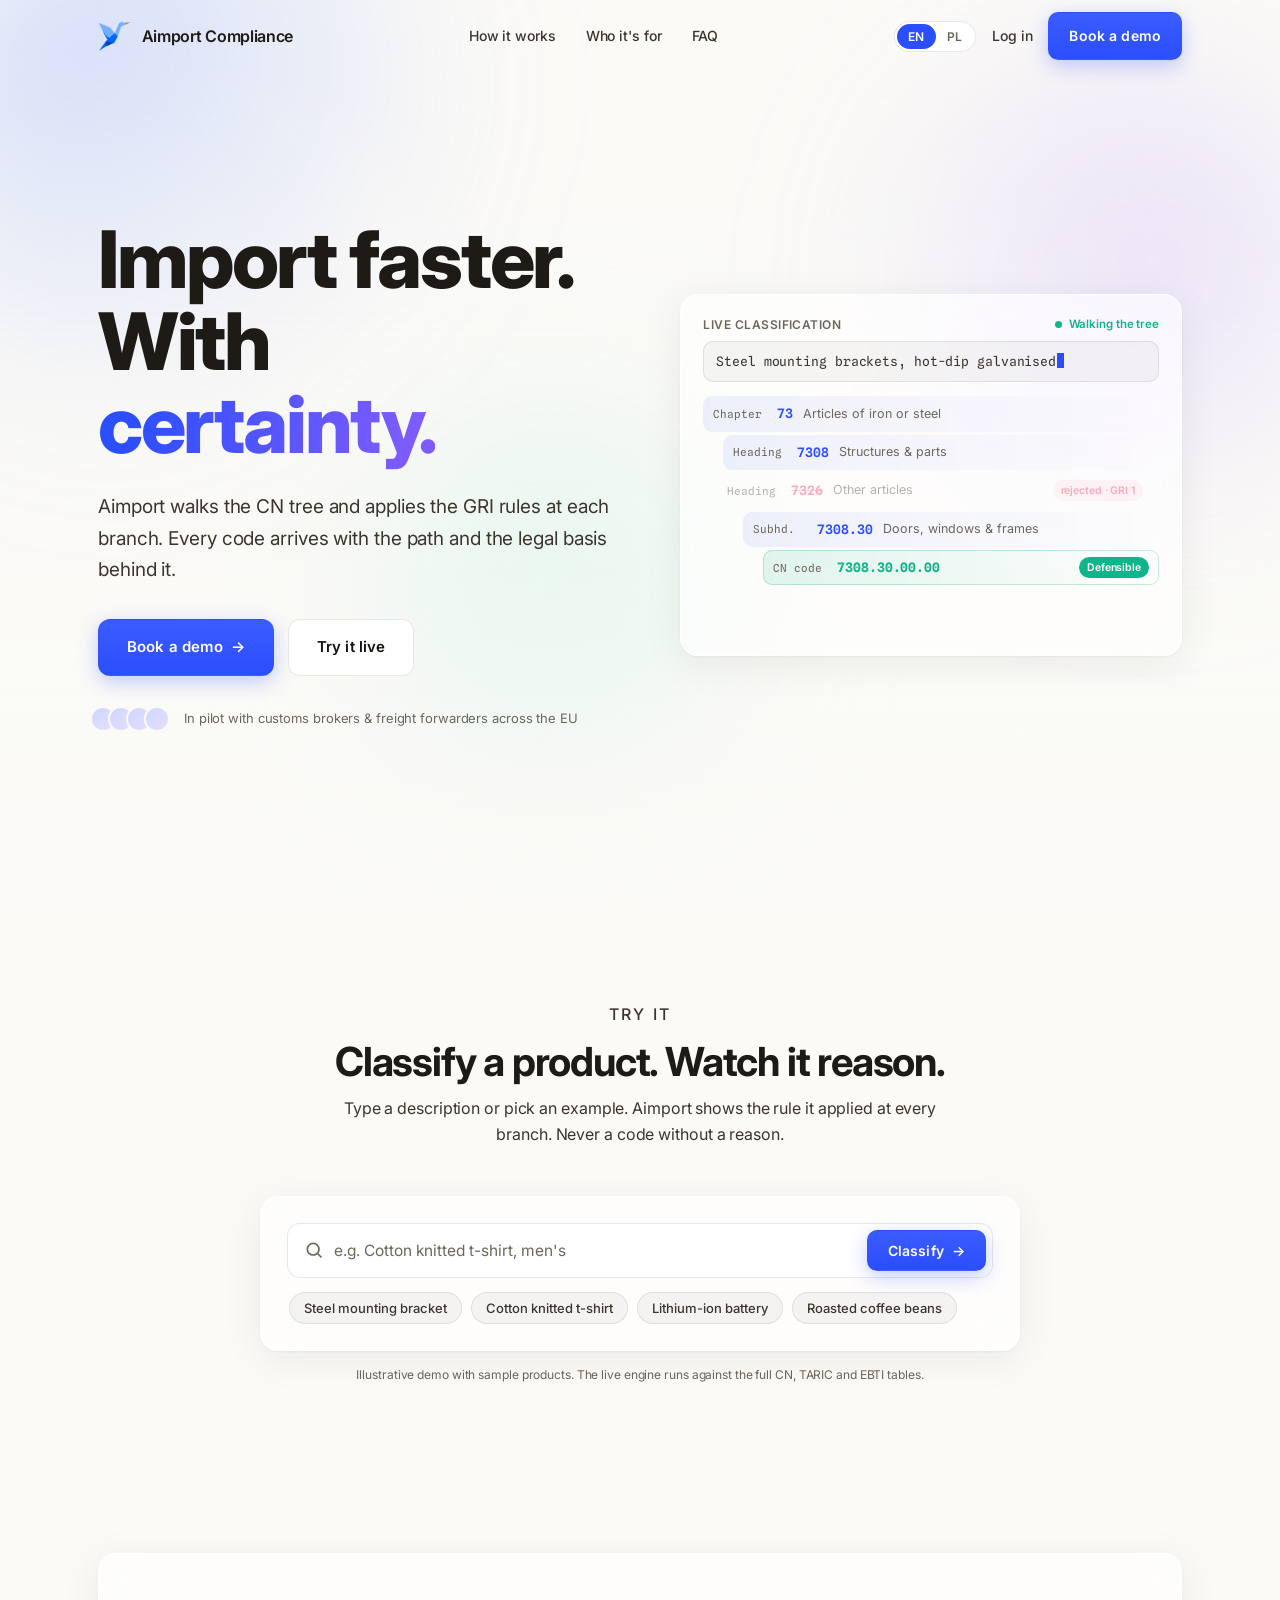
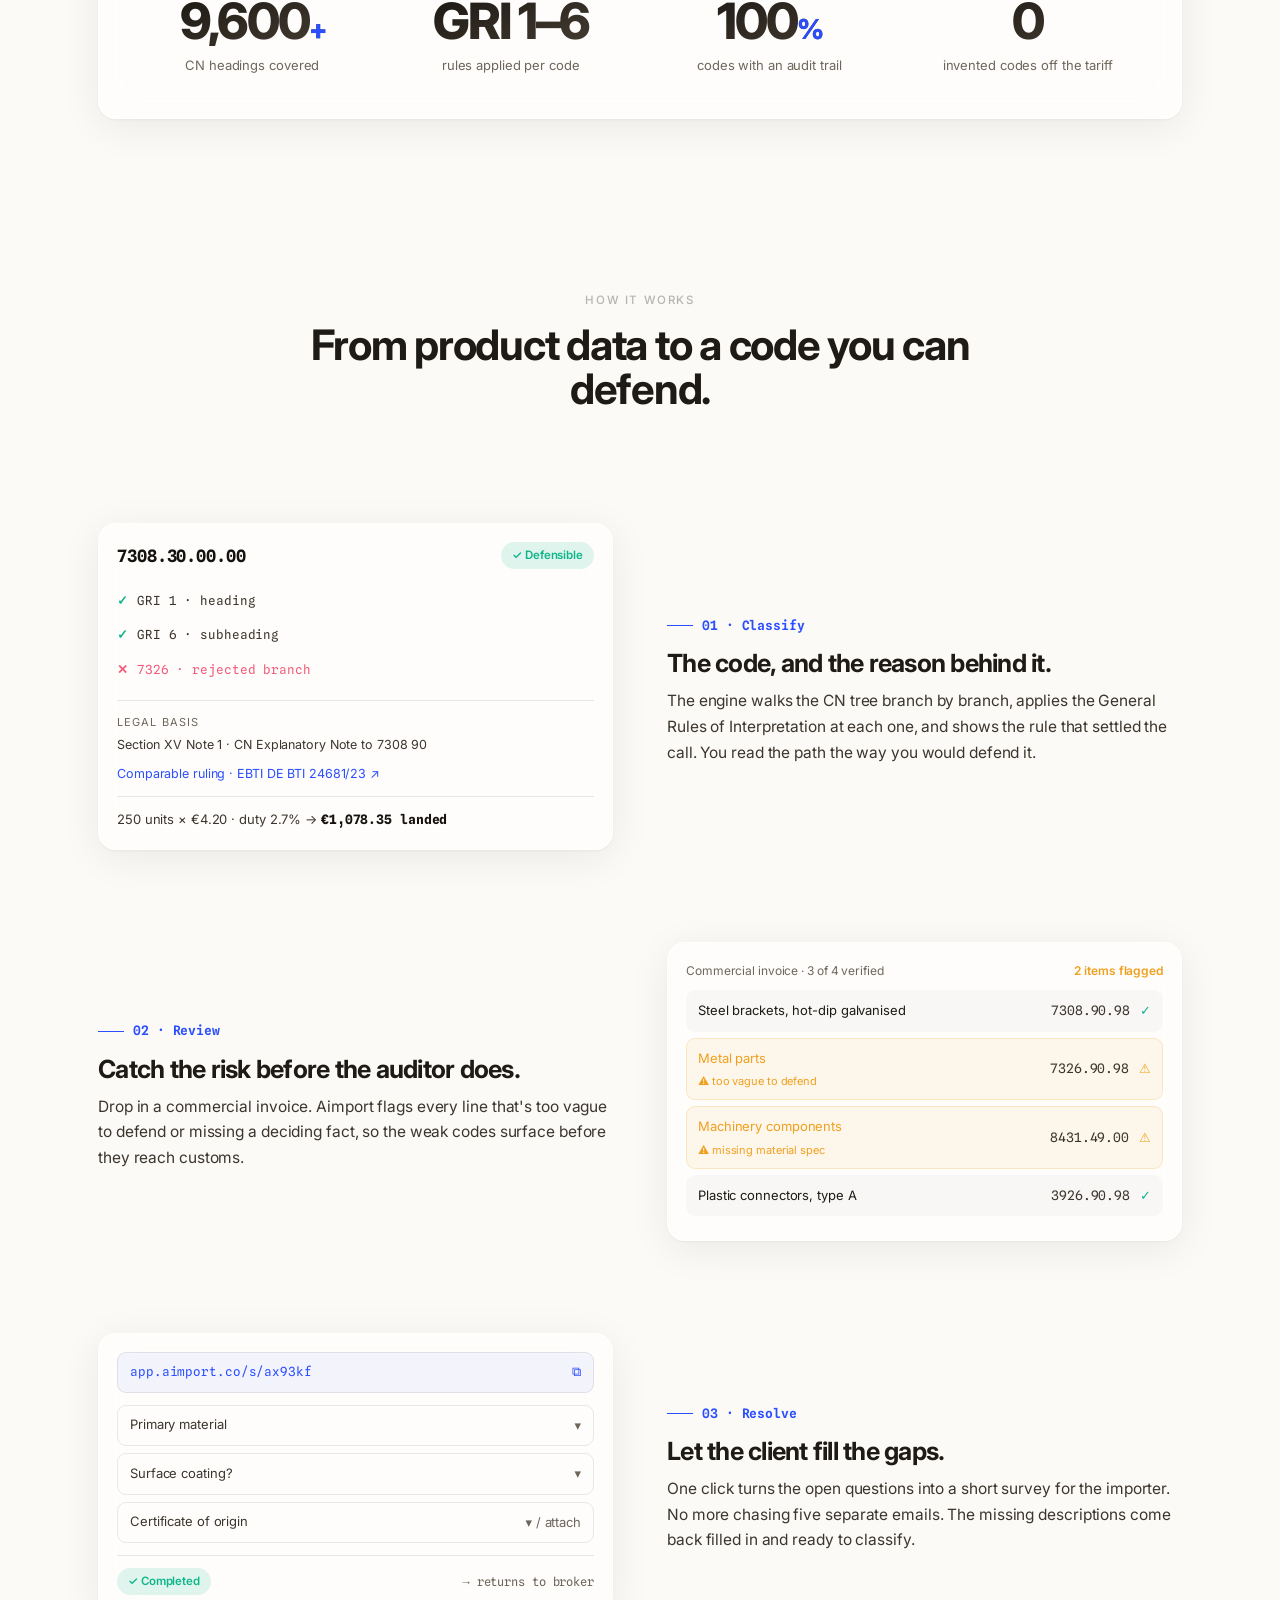
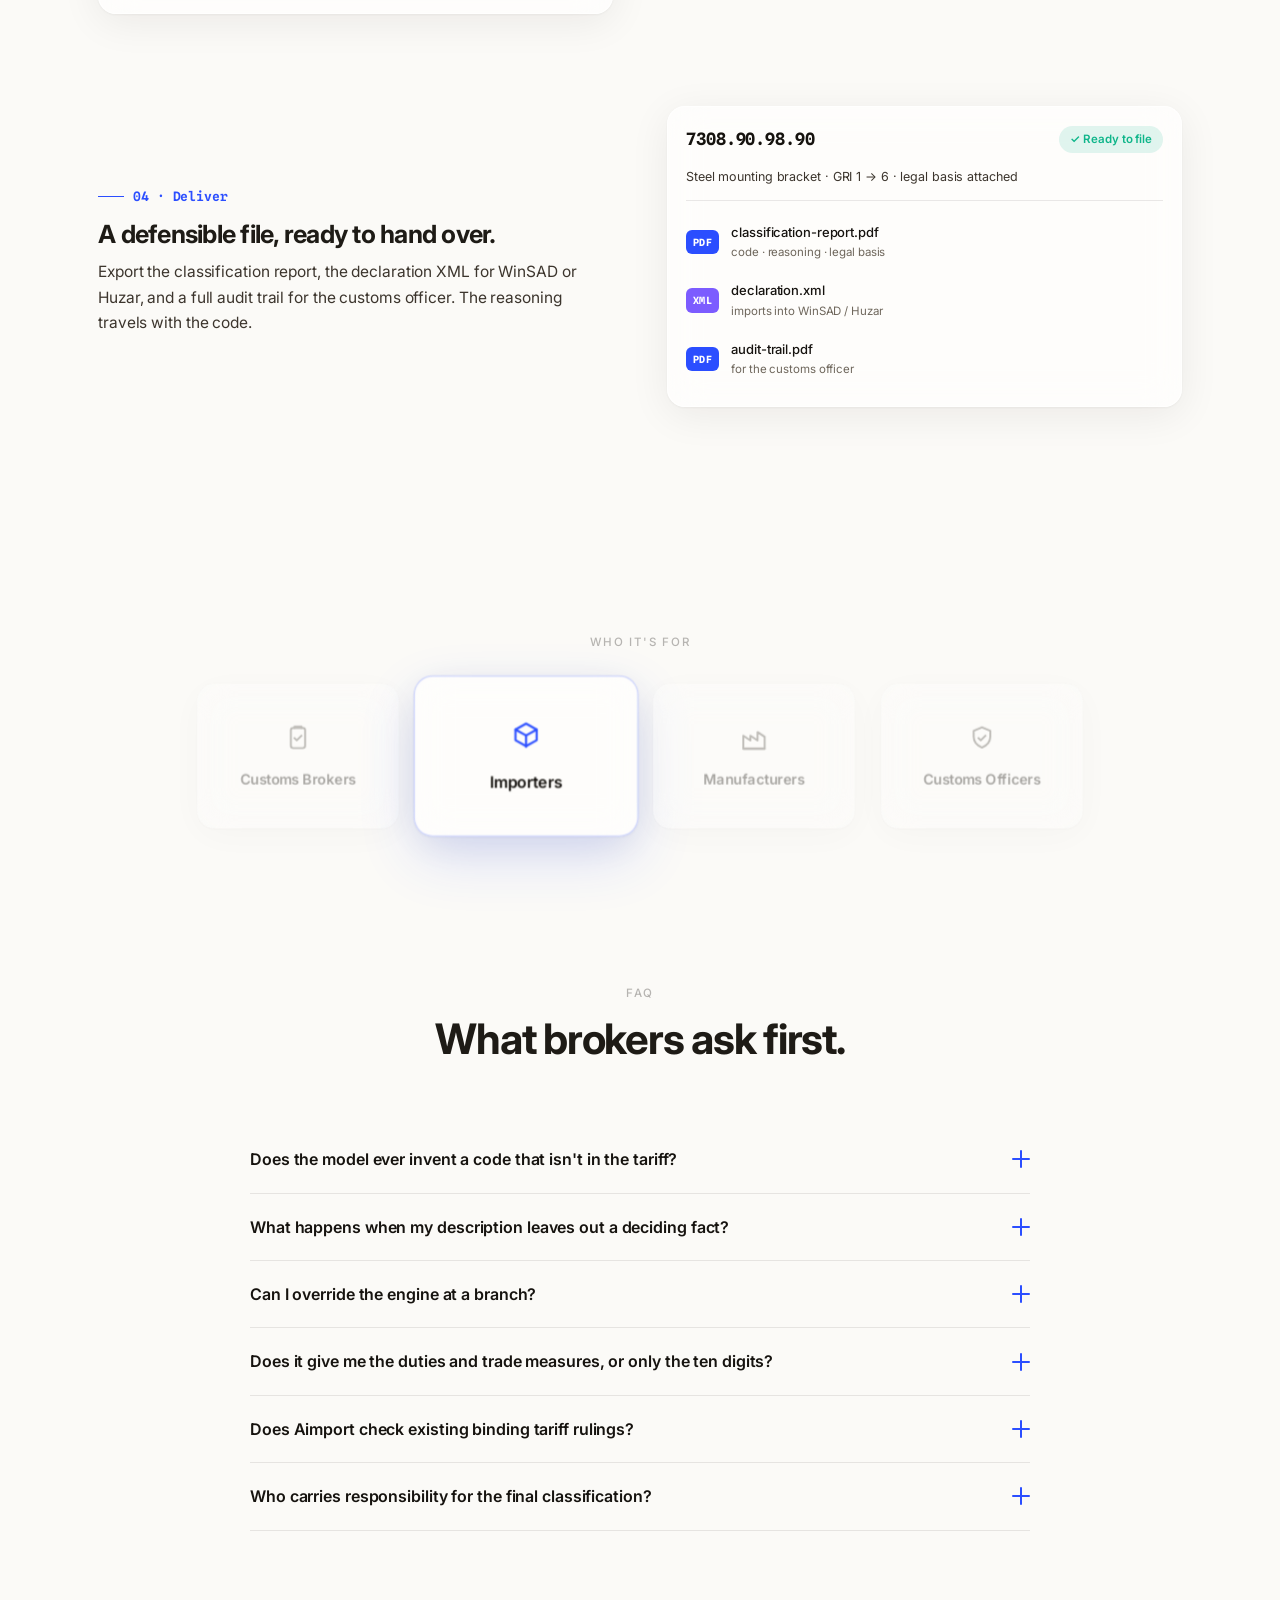
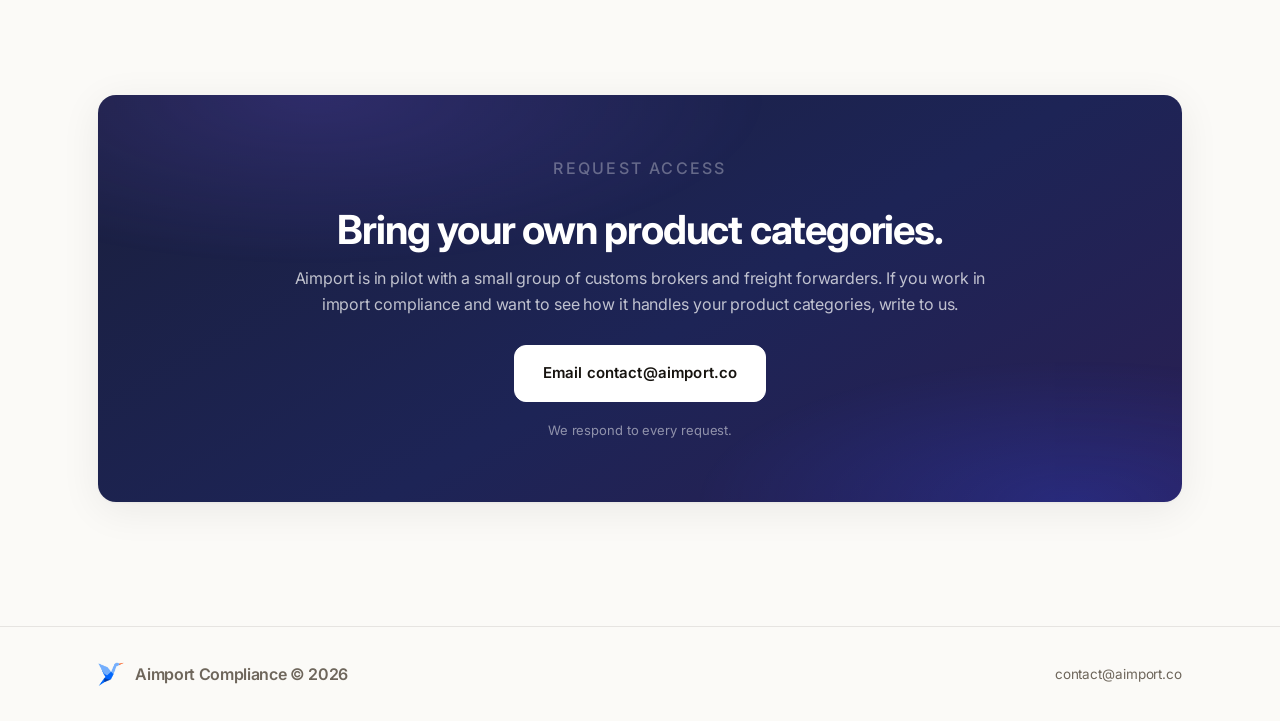
<file: redesign/index.html>
<!DOCTYPE html>
<html lang="en">
<head>
<meta charset="utf-8">
<meta name="viewport" content="width=device-width, initial-scale=1">
<title>Aimport Compliance · EU Tariff Classification</title>
<meta name="description" content="Aimport walks the CN tree and applies the GRI rules at each branch. Every code arrives with the path and the legal basis behind it.">
<link rel="preconnect" href="https://fonts.googleapis.com">
<link rel="preconnect" href="https://fonts.gstatic.com" crossorigin>
<link href="https://fonts.googleapis.com/css2?family=Inter:wght@400;500;600;700;800&family=Spline+Sans+Mono:wght@400;500;600&display=swap" rel="stylesheet">
<style>
:root{
  /* ---- calm, expanded palette (raft-inspired) ---- */
  --bg:#FBFAF7; --surface:#FFFFFF;
  --ink:#16130F; --text:#1E1B16; --muted:#6E665B; --faint:#3C352D;
  --line:rgba(22,19,15,.09); --line-2:rgba(22,19,15,.05);

  --brand:#2B4EFF;          /* primary blue */
  --violet:#7C5CFF;         /* secondary, gradient partner only */
  --teal:#0FB58A;           /* verified / defensible */
  --amber:#F0A020;          /* risk / flagged */
  --rose:#F25C7A;           /* rejected branch */

  --brand-dim:rgba(43,78,255,.08);
  --glass:rgba(255,255,255,.62);
  --glass-line:rgba(255,255,255,.7);
  --glass-shadow:0 8px 40px rgba(22,19,15,.07), 0 1px 3px rgba(22,19,15,.05);
  --blur:blur(18px) saturate(170%);

  --sans:Inter,system-ui,-apple-system,"Segoe UI",Roboto,sans-serif;
  --mono:"Spline Sans Mono",ui-monospace,SFMono-Regular,Menlo,monospace;
}

*{box-sizing:border-box}
html{scroll-behavior:smooth}
body{margin:0;background:var(--bg);color:var(--text);font-family:var(--sans);
  line-height:1.65;letter-spacing:-.006em;-webkit-font-smoothing:antialiased;overflow-x:hidden}
a{color:inherit;text-decoration:none}
::selection{background:rgba(43,78,255,.16)}
:focus-visible{outline:2px solid var(--brand);outline-offset:3px;border-radius:4px}
h1,h2,h3{margin:0;letter-spacing:-.03em;line-height:1.04}

.wrap{max-width:1140px;margin:0 auto;padding:0 28px}
.eyebrow{font-size:11.5px;font-weight:500;letter-spacing:.14em;text-transform:uppercase;color:rgba(22,19,15,.3)}

/* ============ animated aurora background ============ */
.aurora{position:fixed;inset:0;z-index:-2;overflow:hidden;pointer-events:none}
.aurora b{position:absolute;border-radius:50%;filter:blur(70px);opacity:.42;mix-blend-mode:multiply}
.aurora .a1{width:46vw;height:46vw;left:-8vw;top:-10vw;
  background:radial-gradient(circle at 30% 30%,#9db4ff,transparent 70%);animation:drift1 22s ease-in-out infinite}
.aurora .a2{width:40vw;height:40vw;right:-6vw;top:6vh;
  background:radial-gradient(circle at 60% 40%,#cbb6ff,transparent 70%);animation:drift2 26s ease-in-out infinite}
.aurora .a3{width:38vw;height:38vw;left:24vw;top:38vh;
  background:radial-gradient(circle at 50% 50%,#a9eed8,transparent 70%);animation:drift3 30s ease-in-out infinite}
.grain{position:fixed;inset:0;z-index:-1;pointer-events:none;opacity:.5;
  background:
    linear-gradient(180deg,rgba(251,250,247,.0) 0%,rgba(251,250,247,.55) 60%,var(--bg) 100%);}
@keyframes drift1{0%,100%{transform:translate(0,0) scale(1)}50%{transform:translate(6vw,4vh) scale(1.12)}}
@keyframes drift2{0%,100%{transform:translate(0,0) scale(1)}50%{transform:translate(-5vw,5vh) scale(1.08)}}
@keyframes drift3{0%,100%{transform:translate(0,0) scale(1)}50%{transform:translate(-4vw,-4vh) scale(1.15)}}

/* ============ scroll progress ============ */
.progress{position:fixed;top:0;left:0;height:2px;width:0;z-index:40;
  background:linear-gradient(90deg,var(--brand),var(--violet));box-shadow:0 0 12px rgba(43,78,255,.5)}

/* ============ nav ============ */
.nav{position:sticky;top:0;z-index:30;transition:background .3s,border-color .3s,box-shadow .3s;
  border-bottom:1px solid transparent}
.nav.scrolled{background:var(--glass);backdrop-filter:var(--blur);-webkit-backdrop-filter:var(--blur);
  border-bottom:1px solid var(--line);box-shadow:0 1px 0 rgba(255,255,255,.5) inset}
.nav .row{display:flex;align-items:center;justify-content:space-between;height:72px}
.logo{display:flex;align-items:center;gap:11px;font-weight:600;font-size:16px;letter-spacing:-.02em}
.logo img{height:30px;width:auto;display:block}
.nav-links{display:flex;gap:30px;align-items:center}
.nav-links a{font-size:14px;font-weight:500;color:var(--faint);transition:color .2s;position:relative}
.nav-links a:hover{color:var(--ink)}
.nav-right{display:flex;gap:16px;align-items:center}
.nav-login{font-size:14px;font-weight:500;color:var(--faint);cursor:pointer;transition:color .2s}
.nav-login:hover{color:var(--ink)}

/* ---- language switch ---- */
.lang{display:inline-flex;border:1px solid var(--line);border-radius:99px;padding:2px;background:var(--surface)}
.lang button{appearance:none;border:0;background:transparent;cursor:pointer;font-family:var(--sans);
  font-size:12px;font-weight:600;letter-spacing:.02em;color:var(--muted);padding:5px 11px;border-radius:99px;
  transition:color .2s,background .2s}
.lang button:hover{color:var(--ink)}
.lang button.active{background:var(--brand);color:#fff}

.btn{display:inline-flex;align-items:center;gap:8px;cursor:pointer;font-family:var(--sans);
  font-size:14px;font-weight:600;letter-spacing:.01em;padding:11px 20px;border-radius:10px;
  border:1px solid var(--line);background:var(--surface);color:var(--ink);
  transition:transform .18s cubic-bezier(.2,.8,.2,1),box-shadow .2s,background .2s,border-color .2s}
.btn:hover{transform:translateY(-1px);box-shadow:var(--glass-shadow)}
.btn-primary{background:linear-gradient(180deg,#3a5cff,#2B4EFF);color:#fff;border-color:transparent;
  box-shadow:0 6px 20px rgba(43,78,255,.28)}
.btn-primary:hover{box-shadow:0 10px 28px rgba(43,78,255,.4);transform:translateY(-2px)}
.btn-lg{padding:15px 28px;font-size:15px;border-radius:12px}
.btn .arr{transition:transform .2s}
.btn:hover .arr{transform:translateX(3px)}

/* ============ hero ============ */
.hero{position:relative;min-height:calc(100vh - 72px);display:flex;align-items:center;padding:48px 0 72px}
.hero-grid{display:grid;width:100%;grid-template-columns:1.02fr .98fr;gap:60px;align-items:center}
.hero h1{font-size:clamp(46px,6.2vw,82px);font-weight:800}
.hero h1 .grad{background:linear-gradient(100deg,var(--brand) 10%,var(--violet) 90%);
  -webkit-background-clip:text;background-clip:text;-webkit-text-fill-color:transparent}
.hero-sub{font-size:19px;color:var(--faint);max-width:30em;margin:26px 0 34px}
.hero-cta{display:flex;gap:14px;align-items:center;flex-wrap:wrap}
.trust{margin-top:30px;display:flex;align-items:center;gap:14px;color:var(--muted);font-size:13px}
.trust .avs{display:flex;flex:none}
.trust .avs span{width:26px;height:26px;border-radius:50%;border:2px solid var(--bg);margin-left:-8px;
  background:linear-gradient(135deg,#cdd8ff,#e7ddff)}
.reveal{opacity:0;transform:translateY(18px);transition:opacity .7s cubic-bezier(.2,.8,.2,1),transform .7s cubic-bezier(.2,.8,.2,1)}
.reveal.in{opacity:1;transform:none}
.reveal.d1{transition-delay:.06s}.reveal.d2{transition-delay:.12s}.reveal.d3{transition-delay:.18s}.reveal.d4{transition-delay:.24s}

/* ---- glass card base ---- */
.glass{background:var(--glass);backdrop-filter:var(--blur);-webkit-backdrop-filter:var(--blur);
  border:1px solid var(--glass-line);border-radius:18px;box-shadow:var(--glass-shadow)}

/* ============ HERO interactive: TARIFF TREE WALK ============ */
.treewalk{padding:20px 22px 22px;position:relative;overflow:hidden}
.tw-head{display:flex;align-items:center;justify-content:space-between;margin-bottom:6px}
.tw-title{font-size:12px;font-weight:600;color:var(--muted);letter-spacing:.04em;text-transform:uppercase}
.tw-live{display:inline-flex;align-items:center;gap:7px;font-size:11.5px;color:var(--teal);font-weight:600}
.tw-live i{width:7px;height:7px;border-radius:50%;background:var(--teal);box-shadow:0 0 0 0 rgba(15,181,138,.5);
  animation:pulse 1.8s infinite;flex:none}
@keyframes pulse{0%{box-shadow:0 0 0 0 rgba(15,181,138,.45)}70%{box-shadow:0 0 0 7px rgba(15,181,138,0)}100%{box-shadow:0 0 0 0 rgba(15,181,138,0)}}
.tw-input{font-family:var(--mono);font-size:13px;color:var(--faint);background:rgba(22,19,15,.035);
  border:1px solid var(--line);border-radius:10px;padding:9px 12px;margin-bottom:14px}
.tw-input .cur{display:inline-block;width:7px;height:15px;background:var(--brand);vertical-align:-2px;margin-left:1px;animation:blink 1s steps(1) infinite}
@keyframes blink{50%{opacity:0}}
.tw-tree{list-style:none;margin:0;padding:0;font-family:var(--mono);font-size:13px}
.tw-node{display:flex;align-items:center;gap:10px;padding:7px 10px;border-radius:9px;margin:3px 0;
  opacity:.32;transform:translateX(-6px);transition:all .45s cubic-bezier(.2,.8,.2,1);position:relative}
.tw-node .lvl{color:var(--muted);font-size:11px;width:54px;flex:none}
.tw-node .code{font-weight:600;color:var(--faint)}
.tw-node .lbl{color:var(--muted);font-weight:400;font-family:var(--sans);font-size:12.5px;letter-spacing:0}
.tw-node .tag{margin-left:auto;font-size:10.5px;font-weight:600;padding:2px 8px;border-radius:99px;font-family:var(--sans)}
.tw-node[data-depth="1"]{margin-left:0}
.tw-node[data-depth="2"]{margin-left:20px}
.tw-node[data-depth="3"]{margin-left:40px}
.tw-node[data-depth="4"]{margin-left:60px}
.tw-node.active{opacity:1;transform:none;background:linear-gradient(90deg,var(--brand-dim),transparent)}
.tw-node.active .code{color:var(--brand)}
.tw-node.reject{opacity:.5}
.tw-node.reject .code{color:var(--rose);text-decoration:line-through;text-decoration-color:rgba(242,92,122,.55)}
.tw-node.reject .tag{color:var(--rose);background:rgba(242,92,122,.1)}
.tw-node.final{opacity:1;transform:none;background:linear-gradient(90deg,rgba(15,181,138,.12),transparent);
  box-shadow:0 0 0 1px rgba(15,181,138,.25) inset}
.tw-node.final .code{color:var(--teal);font-weight:700}
.tw-node.final .tag{color:#fff;background:var(--teal)}
.tw-foot{margin-top:13px;padding-top:13px;border-top:1px solid var(--line);
  display:flex;align-items:center;justify-content:space-between;gap:12px;font-size:12.5px;color:var(--muted);
  opacity:0;transition:opacity .5s}
.tw-foot.show{opacity:1}
.tw-foot .total{font-family:var(--mono);font-weight:600;color:var(--ink);text-align:right}

/* ============ audience gallery ============ */
.gallery{padding:76px 0 40px}
.gal-eyebrow{text-align:center;margin:0 0 28px}
.gal-row{display:flex;justify-content:center;gap:16px;flex-wrap:wrap}
.gal-frame{appearance:none;cursor:pointer;font-family:var(--sans);
  display:flex;flex-direction:column;align-items:center;justify-content:center;gap:16px;
  width:212px;height:152px;padding:24px;
  opacity:.42;filter:saturate(.55);transform:scale(.95);
  transition:opacity .6s cubic-bezier(.2,.8,.2,1),transform .6s cubic-bezier(.2,.8,.2,1),
             filter .6s,box-shadow .6s,border-color .6s}
.gal-frame .gal-ic{color:var(--muted);display:block;transition:color .6s,transform .6s}
.gal-frame .gal-label{font-size:15px;font-weight:600;color:var(--faint);letter-spacing:-.01em;transition:color .6s;text-align:center}
.gal-frame.is-active{opacity:1;filter:none;transform:scale(1.06);
  box-shadow:0 20px 54px rgba(43,78,255,.16),var(--glass-shadow);
  border-color:rgba(43,78,255,.28)}
.gal-frame.is-active .gal-ic{color:var(--brand);transform:translateY(-1px)}
.gal-frame.is-active .gal-label{color:var(--ink)}
.gal-frame:hover{opacity:.82}
.gal-frame.is-active:hover{opacity:1}
@media(max-width:560px){.gal-frame{width:42%;height:128px;padding:16px;gap:11px}}

/* ============ classifier widget ============ */
.demo{padding:100px 0}
.demo-head{text-align:center;max-width:620px;margin:0 auto 48px}
.demo-head h2{font-size:clamp(28px,3.6vw,40px);font-weight:700;margin:14px 0 12px}
.demo-head p{color:var(--faint);font-size:16px;margin:0}
.classifier{padding:26px;max-width:760px;margin:0 auto}
.cl-bar{display:flex;gap:10px;align-items:center;background:var(--surface);border:1px solid var(--line);
  border-radius:13px;padding:6px 6px 6px 16px}
.cl-bar svg{flex:none;color:var(--muted)}
.cl-bar input{flex:1;border:0;outline:0;background:transparent;font-family:var(--sans);font-size:15.5px;
  color:var(--ink);padding:10px 0;min-width:0}
.cl-bar input::placeholder{color:var(--muted)}
.cl-go{flex:none}
.cl-chips{display:flex;gap:9px;flex-wrap:wrap;margin:14px 2px 0}
.cl-chips button{font-family:var(--sans);font-size:13px;font-weight:500;color:var(--faint);cursor:pointer;
  background:rgba(22,19,15,.04);border:1px solid var(--line);border-radius:99px;padding:7px 14px;transition:all .18s}
.cl-chips button:hover{color:var(--brand);border-color:var(--brand);background:var(--brand-dim);transform:translateY(-1px)}
.cl-result{margin-top:18px;border-top:1px dashed var(--line);padding-top:18px;display:none}
.cl-result.show{display:block;animation:fadeUp .5s cubic-bezier(.2,.8,.2,1)}
@keyframes fadeUp{from{opacity:0;transform:translateY(10px)}to{opacity:1;transform:none}}
.cl-trail{list-style:none;margin:0;padding:0}
.cl-trail li{display:flex;align-items:center;gap:11px;padding:9px 12px;border-radius:10px;margin:6px 0;
  background:rgba(22,19,15,.025);font-size:13.5px;opacity:0;transform:translateX(-8px)}
.cl-trail li.in{opacity:1;transform:none;transition:all .4s cubic-bezier(.2,.8,.2,1)}
.cl-trail li .ic{width:20px;height:20px;border-radius:50%;display:grid;place-items:center;flex:none;
  font-size:11px;font-weight:700;color:#fff}
.cl-trail li.ok .ic{background:var(--teal)}
.cl-trail li.rule .ic{background:var(--brand)}
.cl-trail li.x .ic{background:var(--rose)}
.cl-trail li .gri{font-family:var(--mono);font-weight:600;color:var(--faint);flex:none}
.cl-trail li .txt{color:var(--faint)}
.cl-final{margin-top:14px;display:flex;align-items:center;justify-content:space-between;gap:16px;
  background:linear-gradient(100deg,rgba(43,78,255,.07),rgba(124,92,255,.07));
  border:1px solid var(--line);border-radius:13px;padding:16px 20px;opacity:0}
.cl-final.in{opacity:1;transition:opacity .5s}
.cl-final .fcode{font-family:var(--mono);font-size:22px;font-weight:700;color:var(--ink);letter-spacing:-.01em}
.cl-final .flbl{font-size:12px;color:var(--muted);margin-top:2px}
.cl-final .fbadge{font-size:12px;font-weight:600;color:#fff;background:var(--teal);padding:5px 12px;border-radius:99px;white-space:nowrap}
.cl-final .fcost{text-align:right}
.cl-final .fcost b{font-size:17px;color:var(--ink);font-family:var(--mono)}
.disclaimer{text-align:center;font-size:12px;color:var(--muted);margin-top:14px}

/* ============ stats ============ */
.stats{padding:56px 0}
.stats-wrap{display:grid;grid-template-columns:repeat(4,1fr);gap:8px;padding:34px 28px}
.stat{text-align:center;padding:8px}
.stat .num{font-size:clamp(34px,4vw,50px);font-weight:800;letter-spacing:-.04em;line-height:1;
  background:linear-gradient(160deg,var(--ink),#4a4136);-webkit-background-clip:text;background-clip:text;-webkit-text-fill-color:transparent}
.stat .num .u{font-size:.55em;color:var(--brand);-webkit-text-fill-color:var(--brand)}
.stat .lbl{font-size:13px;color:var(--muted);margin-top:9px}

/* ============ features (how it works) ============ */
.features{padding:104px 0}
.sec-head{max-width:680px;margin:0 auto 66px;text-align:center}
.sec-head h2{font-size:clamp(28px,3.6vw,42px);font-weight:700;margin:14px 0 0}
.feat{display:grid;grid-template-columns:1fr 1fr;gap:54px;align-items:center;padding:46px 0}
.feat:nth-child(even) .feat-copy{order:2}
.feat-copy .step-no{font-family:var(--mono);font-size:13px;font-weight:600;color:var(--brand);
  display:inline-flex;align-items:center;gap:9px}
.feat-copy .step-no::before{content:"";width:26px;height:1px;background:var(--brand)}
.feat-copy h3{font-size:25px;font-weight:700;margin:14px 0 12px}
.feat-copy p{color:var(--faint);font-size:15.5px;margin:0;max-width:34em}

/* mock cards */
.mock{padding:18px;font-family:var(--mono);font-size:12.5px}
.mock-top{display:flex;align-items:center;justify-content:space-between;margin-bottom:14px}
.mcode{font-size:17px;font-weight:700;color:var(--ink)}
.pill{display:inline-flex;align-items:center;gap:6px;font-family:var(--sans);font-size:11.5px;font-weight:600;
  padding:4px 11px;border-radius:99px;white-space:nowrap}
.pill-ok{color:var(--teal);background:rgba(15,181,138,.12)}
.pill-warn{color:var(--amber);background:rgba(240,160,32,.14)}
.mline{display:flex;align-items:center;gap:9px;padding:7px 0;color:var(--faint)}
.mline .ck{color:var(--teal);font-weight:700}
.mline.rej{color:var(--rose)}.mline.rej .ck{color:var(--rose)}
.mdiv{border:0;border-top:1px solid var(--line);margin:12px 0}
.mlegal-lbl{font-family:var(--sans);font-size:11px;text-transform:uppercase;letter-spacing:.1em;color:var(--muted)}
.mlegal{font-family:var(--sans);font-size:12.5px;color:var(--faint);margin-top:4px}
.mbti{font-family:var(--sans);font-size:12.5px;color:var(--brand);display:inline-block;margin-top:8px}
.mcost{font-family:var(--sans);font-size:13px;color:var(--faint);margin-top:6px}
.mcost b{color:var(--ink);font-family:var(--mono)}

/* invoice mock */
.inv-bar{display:flex;justify-content:space-between;gap:10px;font-family:var(--sans);font-size:12px;margin-bottom:10px}
.inv-bar .l{color:var(--muted)}.inv-bar .r{color:var(--amber);font-weight:600;white-space:nowrap}
.inv-row{display:flex;align-items:center;justify-content:space-between;gap:12px;padding:10px 12px;
  border-radius:9px;margin:6px 0;background:rgba(22,19,15,.025);font-family:var(--sans);font-size:13px}
.inv-row.flag{background:rgba(240,160,32,.08);box-shadow:0 0 0 1px rgba(240,160,32,.2) inset;
  animation:flagpulse 2.4s ease-in-out infinite}
@keyframes flagpulse{0%,100%{box-shadow:0 0 0 1px rgba(240,160,32,.18) inset}50%{box-shadow:0 0 0 1px rgba(240,160,32,.5) inset}}
.inv-row .weak{color:var(--amber)}
.inv-row .ic{font-family:var(--mono);color:var(--faint);display:flex;gap:10px;align-items:center;flex:none}
.inv-row .st-ok{color:var(--teal)}.inv-row .st-warn{color:var(--amber)}
.inv-flag{font-size:11px;color:var(--amber);margin-top:3px}

/* export mock */
.exp-file{display:flex;align-items:center;gap:12px;padding:9px 0;font-family:var(--sans)}
.exp-ext{font-family:var(--mono);font-size:10px;font-weight:700;color:#fff;background:var(--brand);
  padding:4px 7px;border-radius:6px;letter-spacing:.04em;flex:none}
.exp-ext.xml{background:var(--violet)}
.exp-name{font-size:13px;color:var(--ink);font-weight:500}
.exp-meta{font-size:11.5px;color:var(--muted)}

/* survey mock */
.sv-link{display:flex;justify-content:space-between;align-items:center;gap:10px;font-family:var(--mono);
  background:rgba(43,78,255,.05);border:1px solid var(--line);border-radius:9px;padding:9px 12px;
  color:var(--brand);font-size:12.5px;margin-bottom:12px}
.sv-q{display:flex;justify-content:space-between;gap:10px;font-family:var(--sans);font-size:13px;color:var(--faint);
  padding:9px 12px;border:1px solid var(--line);border-radius:9px;margin:7px 0}
.sv-q .car{color:var(--muted);white-space:nowrap}

/* ============ faq ============ */
.faq{padding:100px 0}
.faq-list{max-width:780px;margin:30px auto 0}
.faq-item{border-bottom:1px solid var(--line)}
.faq-item summary{list-style:none;cursor:pointer;padding:20px 0;display:flex;justify-content:space-between;
  gap:20px;align-items:center;font-size:16px;font-weight:600;color:var(--ink)}
.faq-item summary::-webkit-details-marker{display:none}
.faq-item .mk{width:18px;height:18px;flex:none;position:relative}
.faq-item .mk::before,.faq-item .mk::after{content:"";position:absolute;background:var(--brand);
  border-radius:2px;transition:transform .25s}
.faq-item .mk::before{left:0;top:8px;width:18px;height:2px}
.faq-item .mk::after{left:8px;top:0;width:2px;height:18px}
.faq-item[open] .mk::after{transform:scaleY(0)}
.faq-item .ans{overflow:hidden;max-height:0;transition:max-height .35s ease}
.faq-item[open] .ans{max-height:360px}
.faq-item .ans p{color:var(--faint);font-size:14.5px;margin:0 0 20px;max-width:62ch}

/* ============ final cta ============ */
.cta{padding:64px 0 124px}
.cta-card{padding:60px 40px;text-align:center;position:relative;overflow:hidden;
  background:linear-gradient(150deg,#1a1f3d 0%,#1d2456 55%,#2a1f52 100%);border:0}
.cta-card::after{content:"";position:absolute;inset:0;opacity:.6;pointer-events:none;
  background:radial-gradient(60% 60% at 20% 0%,rgba(124,92,255,.35),transparent 70%),
             radial-gradient(50% 50% at 90% 100%,rgba(43,78,255,.4),transparent 70%)}
.cta-card>*{position:relative;z-index:1}
.cta-card .eyebrow{color:rgba(255,255,255,.32)}
.cta-card h2{color:#fff;font-size:clamp(28px,3.6vw,40px);font-weight:700;margin:14px 0 14px}
.cta-card p{color:rgba(255,255,255,.72);font-size:16px;max-width:46em;margin:0 auto 28px}
.cta-card .respond{color:rgba(255,255,255,.5);font-size:13px;margin-top:18px}
.btn-light{background:#fff;color:var(--ink);border-color:#fff}
.btn-light:hover{box-shadow:0 12px 30px rgba(0,0,0,.3)}

/* ============ footer ============ */
footer{padding:34px 0;border-top:1px solid var(--line)}
footer .row{display:flex;justify-content:space-between;align-items:center;font-size:13.5px;color:var(--muted);flex-wrap:wrap;gap:12px}
footer a:hover{color:var(--brand)}

/* ============ responsive ============ */
@media(max-width:900px){
  .hero-grid,.feat,.stats-wrap{grid-template-columns:1fr}
  .feat{gap:28px}.feat:nth-child(even) .feat-copy{order:0}
  .nav-links{display:none}
  .stats-wrap{grid-template-columns:repeat(2,1fr);gap:24px}
  .hero{min-height:auto;padding:44px 0 64px}
}

@media(prefers-reduced-motion:reduce){
  *{animation:none!important;transition:none!important;scroll-behavior:auto!important}
  .reveal{opacity:1;transform:none}
  .aurora b{opacity:.3}
}

/* ============ PIN access modal ============ */
.pin-overlay{position:fixed;inset:0;z-index:100;display:none;align-items:center;justify-content:center;padding:24px;
  background:rgba(22,19,15,.34);backdrop-filter:blur(7px) saturate(120%);-webkit-backdrop-filter:blur(7px) saturate(120%)}
.pin-overlay.open{display:flex;animation:fadeUp .3s cubic-bezier(.2,.8,.2,1)}
.pin-card{position:relative;width:100%;max-width:382px;background:var(--surface);border:1px solid var(--glass-line);
  border-radius:20px;box-shadow:0 30px 80px rgba(22,19,15,.28);padding:40px 34px 34px;text-align:center}
.pin-close{position:absolute;top:14px;right:15px;width:30px;height:30px;border:0;background:transparent;cursor:pointer;
  color:var(--muted);font-size:21px;line-height:1;border-radius:8px;transition:color .2s,background .2s}
.pin-close:hover{color:var(--ink);background:rgba(22,19,15,.05)}
.pin-label{font-size:11px;font-weight:600;letter-spacing:.14em;text-transform:uppercase;color:rgba(22,19,15,.3)}
.pin-card h3{font-size:22px;font-weight:700;margin:10px 0 8px}
.pin-sub{font-size:13.5px;color:var(--muted);margin:0 0 22px}
.pin-input{width:100%;text-align:center;font-family:var(--mono);font-size:26px;font-weight:600;letter-spacing:.45em;
  padding:14px 12px 14px 18px;border:1px solid var(--line);border-radius:12px;background:var(--bg);color:var(--ink);outline:none;
  transition:border-color .2s,box-shadow .2s}
.pin-input::placeholder{color:var(--muted);letter-spacing:.3em}
.pin-input:focus{border-color:var(--brand)}
.pin-input.flash{border-color:var(--teal);box-shadow:0 0 0 3px rgba(15,181,138,.22)}
.pin-error{font-size:13px;color:#dc2626;margin:14px 0 0;min-height:1.1em;opacity:0;transition:opacity .25s}
.pin-error.show{opacity:1}
.pin-error a{color:var(--brand)}
</style>
</head>
<body>

<div class="aurora"><b class="a1"></b><b class="a2"></b><b class="a3"></b></div>
<div class="grain"></div>
<div class="progress" id="progress"></div>

<!-- ============ NAV ============ -->
<header class="nav" id="nav">
  <div class="wrap row">
    <a class="logo" href="#"><img src="[data-uri]" alt="Aimport">Aimport Compliance</a>
    <nav class="nav-links">
      <a href="#how" data-i18n="nav.how">How it works</a>
      <a href="#who" data-i18n="nav.who">Who it's for</a>
      <a href="#faq" data-i18n="nav.faq">FAQ</a>
    </nav>
    <div class="nav-right">
      <div class="lang" id="lang">
        <button type="button" data-lang="en">EN</button>
        <button type="button" data-lang="pl">PL</button>
      </div>
      <span class="nav-login" data-i18n="nav.login" data-pin-trigger role="button" tabindex="0">Log in</span>
      <a class="btn btn-primary" data-i18n="nav.book" href="https://calendly.com/leo-goerg/aimport-demo" target="_blank" rel="noopener">Book a demo</a>
    </div>
  </div>
</header>

<!-- ============ HERO ============ -->
<section class="hero">
  <div class="wrap hero-grid">
    <div>
      <h1 class="reveal d1" data-i18n-html="hero.h1">Import faster.<br>With <span class="grad">certainty.</span></h1>
      <p class="hero-sub reveal d2" data-i18n="hero.sub">Aimport walks the CN tree and applies the GRI rules at each branch. Every code arrives with the path and the legal basis behind it.</p>
      <div class="hero-cta reveal d3">
        <a class="btn btn-primary btn-lg" data-i18n-html="hero.book" href="https://calendly.com/leo-goerg/aimport-demo" target="_blank" rel="noopener">Book a demo <span class="arr">→</span></a>
        <a class="btn btn-lg" data-i18n="hero.try" href="#demo">Try it live</a>
      </div>
      <div class="trust reveal d4">
        <div class="avs"><span></span><span></span><span></span><span></span></div>
        <span data-i18n="hero.trust">In pilot with customs brokers &amp; freight forwarders across the EU</span>
      </div>
    </div>

    <!-- interactive tariff tree walk -->
    <div class="glass treewalk reveal d2" id="treewalk">
      <div class="tw-head">
        <span class="tw-title" data-i18n="tw.title">Live classification</span>
        <span class="tw-live"><i></i><span data-i18n="tw.live">Walking the tree</span></span>
      </div>
      <div class="tw-input"><span data-i18n="tw.input">Steel mounting brackets, hot-dip galvanised</span><span class="cur"></span></div>
      <ul class="tw-tree" id="twTree">
        <li class="tw-node" data-depth="1" data-step="0"><span class="lvl" data-i18n="tw.lvl.ch">Chapter</span><span class="code">73</span><span class="lbl" data-i18n="tw.n1">Articles of iron or steel</span></li>
        <li class="tw-node" data-depth="2" data-step="1"><span class="lvl" data-i18n="tw.lvl.hd">Heading</span><span class="code">7308</span><span class="lbl" data-i18n="tw.n2">Structures &amp; parts</span></li>
        <li class="tw-node reject" data-depth="2" data-step="1"><span class="lvl" data-i18n="tw.lvl.hd">Heading</span><span class="code">7326</span><span class="lbl" data-i18n="tw.n3">Other articles</span><span class="tag" data-i18n="tw.tag.rej">rejected · GRI 1</span></li>
        <li class="tw-node" data-depth="3" data-step="2"><span class="lvl" data-i18n="tw.lvl.sub">Subhd.</span><span class="code">7308.30</span><span class="lbl" data-i18n="tw.n4">Doors, windows &amp; frames</span></li>
        <li class="tw-node final" data-depth="4" data-step="3"><span class="lvl" data-i18n="tw.lvl.cn">CN code</span><span class="code">7308.30.00.00</span><span class="tag" data-i18n="tw.defensible">Defensible</span></li>
      </ul>
      <div class="tw-foot" id="twFoot">
        <span data-i18n="tw.foot1">GRI 1 → 6 · Section XV Note 1</span>
        <span class="total" data-i18n="tw.total">€1,078.35 landed</span>
      </div>
    </div>
  </div>
</section>

<!-- ============ INTERACTIVE CLASSIFIER ============ -->
<section class="demo" id="demo">
  <div class="wrap">
    <div class="demo-head reveal">
      <p class="eyebrow" data-i18n="demo.eyebrow">Try it</p>
      <h2 data-i18n="demo.h2">Classify a product. Watch it reason.</h2>
      <p data-i18n="demo.p">Type a description or pick an example. Aimport shows the rule it applied at every branch. Never a code without a reason.</p>
    </div>

    <div class="glass classifier reveal d1">
      <div class="cl-bar">
        <svg width="20" height="20" viewBox="0 0 24 24" fill="none" stroke="currentColor" stroke-width="2"><circle cx="11" cy="11" r="7"/><path d="M21 21l-4.3-4.3"/></svg>
        <input id="clInput" type="text" data-i18n-ph="demo.ph" placeholder="e.g. Cotton knitted t-shirt, men's" autocomplete="off">
        <button class="btn btn-primary cl-go" id="clGo" data-i18n-html="demo.classify">Classify <span class="arr">→</span></button>
      </div>
      <div class="cl-chips" id="clChips">
        <button data-k="steel" data-i18n="demo.chip.steel">Steel mounting bracket</button>
        <button data-k="tshirt" data-i18n="demo.chip.tshirt">Cotton knitted t-shirt</button>
        <button data-k="battery" data-i18n="demo.chip.battery">Lithium-ion battery</button>
        <button data-k="coffee" data-i18n="demo.chip.coffee">Roasted coffee beans</button>
      </div>

      <div class="cl-result" id="clResult">
        <ul class="cl-trail" id="clTrail"></ul>
        <div class="cl-final" id="clFinal">
          <div>
            <div class="fcode" id="fCode"></div>
            <div class="flbl" id="fLbl"></div>
          </div>
          <div class="fcost">
            <span class="fbadge" data-i18n="demo.defensible">Defensible</span>
            <div style="margin-top:8px"><b id="fCost"></b><div class="flbl" data-i18n="demo.landed">est. landed cost</div></div>
          </div>
        </div>
      </div>
    </div>
    <p class="disclaimer" data-i18n="demo.disclaimer">Illustrative demo with sample products. The live engine runs against the full CN, TARIC and EBTI tables.</p>
  </div>
</section>

<!-- ============ STATS ============ -->
<section class="stats">
  <div class="wrap">
    <div class="glass stats-wrap" id="stats">
      <div class="stat"><div class="num" data-to="9600" data-suf-en="+" data-suf-pl="+">0</div><div class="lbl" data-i18n="stat.1">CN headings covered</div></div>
      <div class="stat"><div class="num" data-to="6" data-pre-en="GRI 1–" data-pre-pl="ORINS 1–">0</div><div class="lbl" data-i18n="stat.2">rules applied per code</div></div>
      <div class="stat"><div class="num" data-to="100" data-suf-en="%" data-suf-pl="%">0</div><div class="lbl" data-i18n="stat.3">codes with an audit trail</div></div>
      <div class="stat"><div class="num" data-to="0">0</div><div class="lbl" data-i18n="stat.4">invented codes off the tariff</div></div>
    </div>
  </div>
</section>

<!-- ============ FEATURES / HOW IT WORKS ============ -->
<section class="features" id="how">
  <div class="wrap">
    <div class="sec-head reveal">
      <p class="eyebrow" data-i18n="feat.eyebrow">How it works</p>
      <h2 data-i18n="feat.h2">From product data to a code you can defend.</h2>
    </div>

    <!-- 01 CLASSIFY -->
    <div class="feat reveal">
      <div class="feat-copy">
        <span class="step-no" data-i18n="f1.step">01 · Classify</span>
        <h3 data-i18n="f1.h">The code, and the reason behind it.</h3>
        <p data-i18n="f1.p">The engine walks the CN tree branch by branch, applies the General Rules of Interpretation at each one, and shows the rule that settled the call. You read the path the way you would defend it.</p>
      </div>
      <div class="glass mock">
        <div class="mock-top"><span class="mcode">7308.30.00.00</span><span class="pill pill-ok" data-i18n="f1.pill">✓ Defensible</span></div>
        <div class="mline"><span class="ck">✓</span><span data-i18n="f1.l1"> GRI 1 · heading</span></div>
        <div class="mline"><span class="ck">✓</span><span data-i18n="f1.l2"> GRI 6 · subheading</span></div>
        <div class="mline rej"><span class="ck">✕</span><span data-i18n="f1.l3"> 7326 · rejected branch</span></div>
        <hr class="mdiv">
        <div class="mlegal-lbl" data-i18n="f1.legal_lbl">Legal basis</div>
        <div class="mlegal" data-i18n="f1.legal">Section XV Note 1 · CN Explanatory Note to 7308 90</div>
        <a class="mbti" data-i18n="f1.bti" href="https://ec.europa.eu/taxation_customs/dds2/ebti/ebti_home.jsp?Lang=en" target="_blank" rel="noopener">Comparable ruling · EBTI DE BTI 24681/23 ↗</a>
        <hr class="mdiv">
        <div class="mcost" data-i18n-html="f1.cost">250 units × €4.20 · duty 2.7% → <b>€1,078.35 landed</b></div>
      </div>
    </div>

    <!-- 02 REVIEW -->
    <div class="feat reveal">
      <div class="feat-copy">
        <span class="step-no" data-i18n="f2.step">02 · Review</span>
        <h3 data-i18n="f2.h">Catch the risk before the auditor does.</h3>
        <p data-i18n="f2.p">Drop in a commercial invoice. Aimport flags every line that's too vague to defend or missing a deciding fact, so the weak codes surface before they reach customs.</p>
      </div>
      <div class="glass mock">
        <div class="inv-bar"><span class="l" data-i18n="f2.bar_l">Commercial invoice · 3 of 4 verified</span><span class="r" data-i18n="f2.bar_r">2 items flagged</span></div>
        <div class="inv-row"><span data-i18n="f2.r1">Steel brackets, hot-dip galvanised</span><span class="ic">7308.90.98 <span class="st-ok">✓</span></span></div>
        <div class="inv-row flag"><span><span class="weak" data-i18n="f2.r2">Metal parts</span><div class="inv-flag" data-i18n="f2.r2f">⚠ too vague to defend</div></span><span class="ic">7326.90.98 <span class="st-warn">⚠</span></span></div>
        <div class="inv-row flag"><span><span class="weak" data-i18n="f2.r3">Machinery components</span><div class="inv-flag" data-i18n="f2.r3f">⚠ missing material spec</div></span><span class="ic">8431.49.00 <span class="st-warn">⚠</span></span></div>
        <div class="inv-row"><span data-i18n="f2.r4">Plastic connectors, type A</span><span class="ic">3926.90.98 <span class="st-ok">✓</span></span></div>
      </div>
    </div>

    <!-- 03 RESOLVE -->
    <div class="feat reveal">
      <div class="feat-copy">
        <span class="step-no" data-i18n="f3.step">03 · Resolve</span>
        <h3 data-i18n="f3.h">Let the client fill the gaps.</h3>
        <p data-i18n="f3.p">One click turns the open questions into a short survey for the importer. No more chasing five separate emails. The missing descriptions come back filled in and ready to classify.</p>
      </div>
      <div class="glass mock">
        <div class="sv-link"><span>app.aimport.co/s/ax93kf</span><span>⧉</span></div>
        <div class="sv-q"><span data-i18n="f3.q1">Primary material</span><span class="car">▾</span></div>
        <div class="sv-q"><span data-i18n="f3.q2">Surface coating?</span><span class="car">▾</span></div>
        <div class="sv-q"><span data-i18n="f3.q3">Certificate of origin</span><span class="car" data-i18n="f3.attach">▾ / attach</span></div>
        <hr class="mdiv">
        <div style="display:flex;justify-content:space-between;align-items:center;gap:10px"><span class="pill pill-ok" data-i18n="f3.completed">✓ Completed</span><span style="font-size:12px;color:var(--muted)" data-i18n="f3.returns">→ returns to broker</span></div>
      </div>
    </div>

    <!-- 04 DELIVER -->
    <div class="feat reveal">
      <div class="feat-copy">
        <span class="step-no" data-i18n="f4.step">04 · Deliver</span>
        <h3 data-i18n="f4.h">A defensible file, ready to hand over.</h3>
        <p data-i18n="f4.p">Export the classification report, the declaration XML for WinSAD or Huzar, and a full audit trail for the customs officer. The reasoning travels with the code.</p>
      </div>
      <div class="glass mock">
        <div class="mock-top"><span class="mcode">7308.90.98.90</span><span class="pill pill-ok" data-i18n="f4.pill">✓ Ready to file</span></div>
        <div class="mlegal" style="margin-bottom:10px" data-i18n="f4.sub">Steel mounting bracket · GRI 1 → 6 · legal basis attached</div>
        <hr class="mdiv">
        <div class="exp-file"><span class="exp-ext">PDF</span><span><div class="exp-name">classification-report.pdf</div><div class="exp-meta" data-i18n="f4.m1">code · reasoning · legal basis</div></span></div>
        <div class="exp-file"><span class="exp-ext xml">XML</span><span><div class="exp-name">declaration.xml</div><div class="exp-meta" data-i18n="f4.m2">imports into WinSAD / Huzar</div></span></div>
        <div class="exp-file"><span class="exp-ext">PDF</span><span><div class="exp-name">audit-trail.pdf</div><div class="exp-meta" data-i18n="f4.m3">for the customs officer</div></span></div>
      </div>
    </div>
  </div>
</section>

<!-- ============ AUDIENCE GALLERY ============ -->
<section class="gallery" id="who">
  <div class="wrap">
    <p class="eyebrow gal-eyebrow reveal" data-i18n="gal.eyebrow">Who it's for</p>
    <div class="gal-row reveal d1" id="gal">
      <button class="glass gal-frame is-active" data-i="0">
        <span class="gal-ic"><svg width="30" height="30" viewBox="0 0 24 24" fill="none" stroke="currentColor" stroke-width="1.6" stroke-linecap="round" stroke-linejoin="round"><rect x="6" y="3.5" width="12" height="17" rx="2"/><path d="M9 3.5V2.5h6v1"/><path d="M9 12l2 2 4-4"/></svg></span>
        <span class="gal-label" data-i18n="gal.brokers">Customs Brokers</span>
      </button>
      <button class="glass gal-frame" data-i="1">
        <span class="gal-ic"><svg width="30" height="30" viewBox="0 0 24 24" fill="none" stroke="currentColor" stroke-width="1.6" stroke-linecap="round" stroke-linejoin="round"><path d="M12 3.5l8 4.5v8l-8 4.5-8-4.5v-8z"/><path d="M4 8l8 4.5L20 8"/><path d="M12 12.5V21"/></svg></span>
        <span class="gal-label" data-i18n="gal.importers">Importers</span>
      </button>
      <button class="glass gal-frame" data-i="2">
        <span class="gal-ic"><svg width="30" height="30" viewBox="0 0 24 24" fill="none" stroke="currentColor" stroke-width="1.6" stroke-linecap="round" stroke-linejoin="round"><path d="M3 21V10l6 4V10l6 4V7l6 4v10z"/><path d="M3 21h18"/></svg></span>
        <span class="gal-label" data-i18n="gal.manufacturers">Manufacturers</span>
      </button>
      <button class="glass gal-frame" data-i="3">
        <span class="gal-ic"><svg width="30" height="30" viewBox="0 0 24 24" fill="none" stroke="currentColor" stroke-width="1.6" stroke-linecap="round" stroke-linejoin="round"><path d="M12 3l7 3v5c0 4.5-3 7.5-7 9-4-1.5-7-4.5-7-9V6z"/><path d="M9 12l2 2 4-4"/></svg></span>
        <span class="gal-label" data-i18n="gal.officers">Customs Officers</span>
      </button>
    </div>
  </div>
</section>

<!-- ============ FAQ ============ -->
<section class="faq" id="faq">
  <div class="wrap">
    <div class="sec-head reveal">
      <p class="eyebrow" data-i18n="faq.eyebrow">FAQ</p>
      <h2 data-i18n="faq.h2">What brokers ask first.</h2>
    </div>
    <div class="faq-list reveal d1">
      <details class="faq-item"><summary><span data-i18n="faq.q1">Does the model ever invent a code that isn't in the tariff?</span><span class="mk"></span></summary><div class="ans"><p data-i18n="faq.a1">No. At each branch the engine hands the model the candidate headings it pulled from the CN and TARIC tables, and the model picks one or asks for a fact. A code outside that list cannot reach the result, because the model never writes the digits itself.</p></div></details>
      <details class="faq-item"><summary><span data-i18n="faq.q2">What happens when my description leaves out a deciding fact?</span><span class="mk"></span></summary><div class="ans"><p data-i18n="faq.a2">The engine stops at the branch where the facts run out and asks one question, the same one a classifier would ask: knitted or woven, steel or aluminium. You answer, and the reasoning continues from that branch instead of starting over.</p></div></details>
      <details class="faq-item"><summary><span data-i18n="faq.q3">Can I override the engine at a branch?</span><span class="mk"></span></summary><div class="ans"><p data-i18n="faq.a3">Yes. Each branch shows the candidates the engine weighed and the rule it applied. Pick a different candidate and the trail records your choice, then the reasoning continues from there. You stay the declarant, and the engine shows its work either way.</p></div></details>
      <details class="faq-item"><summary><span data-i18n="faq.q4">Does it give me the duties and trade measures, or only the ten digits?</span><span class="mk"></span></summary><div class="ans"><p data-i18n="faq.a4">Both. The engine returns the code, then the measures that attach to it for the origin you enter: the third-country duty, any anti-dumping or countervailing duty, suspensions, and quotas. You see the rate you would declare on entry, not the heading on its own.</p></div></details>
      <details class="faq-item"><summary><span data-i18n="faq.q5">Does Aimport check existing binding tariff rulings?</span><span class="mk"></span></summary><div class="ans"><p data-i18n="faq.a5">Yes. It searches the EBTI database for binding rulings on goods like yours and shows them next to the result. You see how customs classified comparable products before you commit to a heading, and you spot a conflict before an officer does.</p></div></details>
      <details class="faq-item"><summary><span data-i18n="faq.q6">Who carries responsibility for the final classification?</span><span class="mk"></span></summary><div class="ans"><p data-i18n="faq.a6">You do. The declarant signs the declaration and owns the result. Aimport gives you the reasoning to check and the trail to defend, and it files nothing on your behalf.</p></div></details>
    </div>
  </div>
</section>

<!-- ============ FINAL CTA ============ -->
<section class="cta">
  <div class="wrap">
    <div class="cta-card glass reveal">
      <p class="eyebrow" data-i18n="cta.eyebrow">Request access</p>
      <h2 data-i18n="cta.h2">Bring your own product categories.</h2>
      <p data-i18n="cta.p">Aimport is in pilot with a small group of customs brokers and freight forwarders. If you work in import compliance and want to see how it handles your product categories, write to us.</p>
      <a class="btn btn-light btn-lg" data-i18n="cta.btn" href="mailto:contact@aimport.co?subject=Aimport%20access%20request">Email contact@aimport.co</a>
      <div class="respond" data-i18n="cta.respond">We respond to every request.</div>
    </div>
  </div>
</section>

<footer>
  <div class="wrap row">
    <a class="logo" href="#"><img src="[data-uri]" alt="" style="height:24px"><span data-i18n="footer.copy">Aimport Compliance © 2026</span></a>
    <a href="mailto:contact@aimport.co">contact@aimport.co</a>
  </div>
</footer>

<!-- ===== PIN ACCESS MODAL ===== -->
<div class="pin-overlay" id="pinOverlay" role="dialog" aria-modal="true" aria-labelledby="pinHeading">
  <div class="pin-card">
    <button class="pin-close" id="pinClose" type="button" aria-label="Close">&times;</button>
    <div class="pin-label" data-i18n="pin.label">Demo access</div>
    <h3 id="pinHeading" data-i18n="pin.heading">Enter your access code</h3>
    <p class="pin-sub" data-i18n="pin.sub">Received an access code by email? Enter it below.</p>
    <input class="pin-input" id="pinInput" type="text" inputmode="numeric" maxlength="4" placeholder="&bull;&bull;&bull;&bull;" autocomplete="off" aria-label="4-digit access code">
    <p class="pin-error" id="pinError" aria-live="polite"></p>
  </div>
</div>


<script>
/* =========================================================
   i18n: English source in the HTML, Polish overrides below.
   Natural customs-broker Polish: GRI→ORINS, BTI→WIT, "1 078,35 €".
   ========================================================= */
var PL={
  "nav.how":"Jak to działa","nav.who":"Dla kogo","nav.faq":"FAQ","nav.login":"Zaloguj się","nav.book":"Umów demo",

  "hero.h1":'Importuj szybciej.<br>Z <span class="grad">pewnością.</span>',
  "hero.sub":"Aimport przechodzi przez drzewo CN i na każdym rozgałęzieniu stosuje reguły ORINS. Każdy kod otrzymujesz wraz ze ścieżką i podstawą prawną, która za nim stoi.",
  "hero.book":'Umów demo <span class="arr">→</span>',
  "hero.try":"Wypróbuj na żywo",
  "hero.trust":"W pilotażu z agencjami celnymi i spedytorami w całej UE",

  "tw.title":"Klasyfikacja na żywo","tw.live":"Przechodzę przez drzewo",
  "tw.input":"Wsporniki stalowe, cynkowane ogniowo",
  "tw.lvl.ch":"Dział","tw.lvl.hd":"Pozycja","tw.lvl.sub":"Podpoz.","tw.lvl.cn":"Kod CN",
  "tw.n1":"Artykuły z żeliwa lub stali","tw.n2":"Konstrukcje i części","tw.n3":"Pozostałe artykuły","tw.n4":"Drzwi, okna i ramy",
  "tw.tag.rej":"odrzucona · ORINS 1","tw.defensible":"Do obrony",
  "tw.foot1":"ORINS 1 → 6 · uwaga 1 do sekcji XV","tw.total":"1 078,35 € po odprawie",

  "gal.eyebrow":"Dla kogo","gal.brokers":"Agencje celne","gal.importers":"Importerzy","gal.manufacturers":"Producenci","gal.officers":"Funkcjonariusze celni",

  "demo.eyebrow":"Wypróbuj",
  "demo.h2":"Zaklasyfikuj produkt. Zobacz, jak rozumuje.",
  "demo.p":"Wpisz opis lub wybierz przykład. Aimport pokazuje regułę zastosowaną na każdym rozgałęzieniu. Nigdy kod bez uzasadnienia.",
  "demo.ph":"np. T-shirt bawełniany dziany, męski",
  "demo.classify":'Zaklasyfikuj <span class="arr">→</span>',
  "demo.chip.steel":"Stalowy wspornik montażowy","demo.chip.tshirt":"Bawełniany t-shirt dziany","demo.chip.battery":"Akumulator litowo-jonowy","demo.chip.coffee":"Palona kawa ziarnista",
  "demo.defensible":"Do obrony","demo.landed":"szac. koszt sprowadzenia",
  "demo.disclaimer":"Demonstracja na przykładowych produktach. Silnik produkcyjny korzysta z pełnych tabel CN, TARIC i EBTI.",

  "stat.1":"obsługiwanych pozycji CN","stat.2":"reguł na każdy kod","stat.3":"kodów ze śladem audytowym","stat.4":"wymyślonych kodów spoza taryfy",

  "feat.eyebrow":"Jak to działa","feat.h2":"Od danych produktu do kodu, którego obronisz.",

  "f1.step":"01 · Klasyfikacja","f1.h":"Kod i powód, który za nim stoi.",
  "f1.p":"Silnik przechodzi przez drzewo CN gałąź po gałęzi, na każdej stosuje ogólne reguły interpretacji i pokazuje regułę, która przesądziła o wyborze. Czytasz ścieżkę tak, jak byś jej bronił.",
  "f1.pill":"✓ Do obrony","f1.l1":" ORINS 1 · pozycja","f1.l2":" ORINS 6 · podpozycja","f1.l3":" 7326 · gałąź odrzucona",
  "f1.legal_lbl":"Podstawa prawna","f1.legal":"Uwaga 1 do sekcji XV · Noty wyjaśniające do CN, poz. 7308 90",
  "f1.bti":"Porównywalna WIT · EBTI DE BTI 24681/23 ↗",
  "f1.cost":'250 szt. × 4,20 € · cło 2,7% → <b>1 078,35 € po odprawie</b>',

  "f2.step":"02 · Weryfikacja","f2.h":"Wychwyć ryzyko, zanim zrobi to audytor.",
  "f2.p":"Wgraj fakturę handlową. Aimport oznacza każdą pozycję zbyt ogólną, by ją obronić, lub pozbawioną rozstrzygającego faktu. Słabe kody ujawniają się, zanim trafią do urzędu.",
  "f2.bar_l":"Faktura handlowa · 3 z 4 zweryfikowane","f2.bar_r":"2 pozycje oznaczone",
  "f2.r1":"Wsporniki stalowe, cynkowane ogniowo","f2.r2":"Części metalowe","f2.r2f":"⚠ zbyt ogólne, by obronić",
  "f2.r3":"Komponenty maszynowe","f2.r3f":"⚠ brak specyfikacji materiału","f2.r4":"Złącza z tworzywa, typ A",

  "f3.step":"03 · Uzupełnienie","f3.h":"Pozwól klientowi uzupełnić braki.",
  "f3.p":"Jednym kliknięciem zamieniasz otwarte pytania w krótką ankietę dla importera. Koniec z pisaniem pięciu osobnych maili. Brakujące opisy wracają uzupełnione i gotowe do klasyfikacji.",
  "f3.q1":"Materiał podstawowy","f3.q2":"Powłoka powierzchniowa?","f3.q3":"Świadectwo pochodzenia","f3.attach":"▾ / załącz",
  "f3.completed":"✓ Wypełniono","f3.returns":"→ wraca do agencji",

  "f4.step":"04 · Przekazanie","f4.h":"Plik gotowy do obrony i przekazania.",
  "f4.p":"Wyeksportuj raport klasyfikacyjny, plik XML zgłoszenia do WinSAD lub Huzar oraz pełny ślad audytowy dla funkcjonariusza. Uzasadnienie podróżuje razem z kodem.",
  "f4.pill":"✓ Gotowe do zgłoszenia","f4.sub":"Stalowy wspornik montażowy · ORINS 1 → 6 · podstawa prawna w załączeniu",
  "f4.m1":"kod · uzasadnienie · podstawa prawna","f4.m2":"import do WinSAD / Huzar","f4.m3":"dla funkcjonariusza celnego",

  "faq.eyebrow":"FAQ","faq.h2":"O co agencje pytają najpierw.",
  "faq.q1":"Czy model kiedykolwiek wymyśla kod, którego nie ma w taryfie?",
  "faq.a1":"Nie. Na każdym rozgałęzieniu silnik podaje modelowi kandydujące pozycje pobrane z tabel CN i TARIC, a model wybiera jedną z nich albo prosi o fakt. Kod spoza tej listy nie trafi do wyniku, bo model nigdy sam nie wpisuje cyfr.",
  "faq.q2":"Co się dzieje, gdy w opisie brakuje rozstrzygającego faktu?",
  "faq.a2":"Silnik zatrzymuje się na rozgałęzieniu, na którym kończą się fakty, i zadaje jedno pytanie, to samo, które zadałby klasyfikator: dziane czy tkane, stal czy aluminium. Odpowiadasz, a rozumowanie biegnie dalej od tej gałęzi, zamiast zaczynać od nowa.",
  "faq.q3":"Czy mogę nadpisać decyzję silnika na rozgałęzieniu?",
  "faq.a3":"Tak. Każde rozgałęzienie pokazuje kandydatów, których silnik rozważył, oraz zastosowaną regułę. Wybierz innego kandydata, a ślad zapisze Twój wybór i rozumowanie potoczy się dalej. Pozostajesz zgłaszającym, a silnik i tak pokazuje swoją pracę.",
  "faq.q4":"Czy dostaję cła i środki taryfowe, czy tylko dziesięć cyfr?",
  "faq.a4":"Jedno i drugie. Silnik zwraca kod, a następnie środki przypisane do niego dla wskazanego pochodzenia: cło dla państw trzecich, ewentualne cło antydumpingowe lub wyrównawcze, zawieszenia i kontyngenty. Widzisz stawkę, którą zadeklarujesz przy odprawie, a nie samą pozycję.",
  "faq.q5":"Czy Aimport sprawdza istniejące wiążące informacje taryfowe?",
  "faq.a5":"Tak. Przeszukuje bazę EBTI w poszukiwaniu wiążących informacji taryfowych (WIT) dla towarów podobnych do Twojego i pokazuje je obok wyniku. Widzisz, jak organy celne sklasyfikowały porównywalne produkty, zanim zdecydujesz się na pozycję. Konflikt wychwytujesz wcześniej niż funkcjonariusz.",
  "faq.q6":"Kto ponosi odpowiedzialność za ostateczną klasyfikację?",
  "faq.a6":"Ty. Zgłaszający podpisuje zgłoszenie i odpowiada za wynik. Aimport daje Ci rozumowanie do sprawdzenia i ślad do obrony, ale niczego nie składa w Twoim imieniu.",

  "cta.eyebrow":"Poproś o dostęp","cta.h2":"Przyjdź z własnymi kategoriami produktów.",
  "cta.p":"Aimport jest w fazie pilotażu z niewielką grupą agencji celnych i spedytorów. Jeśli zajmujesz się zgodnością w imporcie i chcesz zobaczyć, jak radzi sobie z Twoimi kategoriami produktów, napisz do nas.",
  "cta.btn":"Napisz na contact@aimport.co","cta.respond":"Odpowiadamy na każde zgłoszenie.",

  "footer.copy":"Aimport Compliance © 2026",
  "pin.label":"Dostęp demo","pin.heading":"Wprowadź kod dostępu","pin.sub":"Masz kod dostępu z e\u2011maila? Wpisz go poniżej."
};

var currentLang='en', statsAnimated=false;

function applyLang(lang){
  var pl=(lang==='pl');
  currentLang=lang;
  document.documentElement.lang=pl?'pl':'en';
  document.querySelectorAll('[data-i18n]').forEach(function(el){
    if(el._o==null)el._o=el.textContent;
    var k=el.getAttribute('data-i18n');
    el.textContent=pl?(PL[k]!=null?PL[k]:el._o):el._o;
  });
  document.querySelectorAll('[data-i18n-html]').forEach(function(el){
    if(el._oh==null)el._oh=el.innerHTML;
    var k=el.getAttribute('data-i18n-html');
    el.innerHTML=pl?(PL[k]!=null?PL[k]:el._oh):el._oh;
  });
  document.querySelectorAll('[data-i18n-ph]').forEach(function(el){
    if(el._op==null)el._op=el.getAttribute('placeholder')||'';
    var k=el.getAttribute('data-i18n-ph');
    el.setAttribute('placeholder',pl?(PL[k]!=null?PL[k]:el._op):el._op);
  });
  if(statsAnimated)renderStats(lang);
  if(window.CL)window.CL.setLang(lang);
  document.querySelectorAll('#lang button').forEach(function(b){b.classList.toggle('active',b.getAttribute('data-lang')===lang);});
  try{localStorage.setItem('aimport_lang',lang);}catch(e){}
}

/* ---- nav scroll state + progress bar ---- */
(function(){
  var nav=document.getElementById('nav'),bar=document.getElementById('progress'),doc=document.documentElement;
  function f(){
    var y=window.scrollY||0;
    nav.classList.toggle('scrolled',y>10);
    var max=doc.scrollHeight-window.innerHeight;
    bar.style.width=(max>0?(y/max*100):0)+'%';
  }
  window.addEventListener('scroll',f,{passive:true});f();
})();

/* ---- language switch wiring ---- */
(function(){
  document.getElementById('lang').addEventListener('click',function(e){
    var b=e.target.closest('button');if(!b)return;applyLang(b.getAttribute('data-lang'));
  });
})();

/* ---- scroll reveal ---- */
(function(){
  var io=new IntersectionObserver(function(es){
    es.forEach(function(e){if(e.isIntersecting){e.target.classList.add('in');io.unobserve(e.target);}});
  },{threshold:.14});
  document.querySelectorAll('.reveal').forEach(function(el){io.observe(el);});
})();

/* ---- hero tree walk animation (loops) ---- */
(function(){
  var tree=document.getElementById('twTree'),foot=document.getElementById('twFoot');
  if(!tree)return;
  var nodes=[].slice.call(tree.querySelectorAll('.tw-node'));
  var reduce=window.matchMedia('(prefers-reduced-motion:reduce)').matches;
  function reset(){nodes.forEach(function(n){n.classList.remove('active');if(n.classList.contains('final'))n.style.opacity='.3';});foot.classList.remove('show');}
  function run(){
    reset();
    var i=0;
    function next(){
      if(i>=nodes.length){foot.classList.add('show');setTimeout(run,3200);return;}
      var n=nodes[i];
      if(n.classList.contains('final')){n.style.opacity='1';}
      else if(!n.classList.contains('reject')){n.classList.add('active');}
      else{n.style.opacity='.5';}
      i++;setTimeout(next,650);
    }
    setTimeout(next,500);
  }
  if(reduce){nodes.forEach(function(n){n.classList.add('active');n.style.opacity='1';});foot.classList.add('show');}
  else{
    var io=new IntersectionObserver(function(es){es.forEach(function(e){if(e.isIntersecting){run();io.disconnect();}});},{threshold:.3});
    io.observe(tree);
  }
})();

/* ---- animated stat counters (locale-aware) ---- */
function renderStats(lang){
  var wrap=document.getElementById('stats');if(!wrap)return;
  var loc=lang==='pl'?'pl-PL':'en-US';
  wrap.querySelectorAll('.num').forEach(function(el){
    var to=parseFloat(el.getAttribute('data-to'));if(isNaN(to))return;
    var pre=el.getAttribute(lang==='pl'?'data-pre-pl':'data-pre-en')||'';
    var suf=el.getAttribute(lang==='pl'?'data-suf-pl':'data-suf-en')||'';
    el.innerHTML=pre+to.toLocaleString(loc)+(suf?'<span class="u">'+suf+'</span>':'');
  });
}
(function(){
  var wrap=document.getElementById('stats');if(!wrap)return;
  function animate(){
    if(statsAnimated)return;statsAnimated=true;
    var lang=currentLang,loc=lang==='pl'?'pl-PL':'en-US';
    wrap.querySelectorAll('.num').forEach(function(el){
      var to=parseFloat(el.getAttribute('data-to'));if(isNaN(to))return;
      var pre=el.getAttribute(lang==='pl'?'data-pre-pl':'data-pre-en')||'';
      var suf=el.getAttribute(lang==='pl'?'data-suf-pl':'data-suf-en')||'';
      var dur=1300,start=null;
      function step(ts){
        if(!start)start=ts;
        var p=Math.min((ts-start)/dur,1),e=1-Math.pow(1-p,3),v=Math.round(to*e);
        el.innerHTML=pre+v.toLocaleString(loc)+(suf?'<span class="u">'+suf+'</span>':'');
        if(p<1)requestAnimationFrame(step);
      }
      requestAnimationFrame(step);
    });
  }
  var io=new IntersectionObserver(function(es){es.forEach(function(e){if(e.isIntersecting)animate();});},{threshold:.4});
  io.observe(wrap);
})();

/* ---- audience gallery: smooth auto-switching frames ---- */
(function(){
  var gal=document.getElementById('gal');if(!gal)return;
  var frames=[].slice.call(gal.querySelectorAll('.gal-frame'));
  var i=0,timer=null;
  var reduce=window.matchMedia('(prefers-reduced-motion:reduce)').matches;
  function show(n){frames.forEach(function(f,k){f.classList.toggle('is-active',k===n);});i=n;}
  function next(){show((i+1)%frames.length);}
  function start(){if(reduce)return;stop();timer=setInterval(next,2600);}
  function stop(){if(timer){clearInterval(timer);timer=null;}}
  frames.forEach(function(f,k){
    f.addEventListener('click',function(){show(k);start();});
    f.addEventListener('mouseenter',stop);
    f.addEventListener('mouseleave',start);
  });
  show(0);start();
})();

/* ---- interactive classifier (bilingual) ---- */
window.CL=(function(){
  var D={
    steel:{code:'7308.30.00.00',
      q:{en:'Steel mounting brackets, hot-dip galvanised',pl:'Wsporniki stalowe, cynkowane ogniowo'},
      lbl:{en:'Structures & parts of iron or steel',pl:'Konstrukcje i części z żeliwa lub stali'},
      cost:{en:'€1,078.35',pl:'1 078,35 €'},
      trail:{en:[['rule','GRI 1','Heading 73 · articles of iron or steel'],['x','GRI 1','7326 (other articles) rejected · bracket is a structural part'],['rule','GRI 6','Subheading 7308.30 · frames & thresholds'],['ok','Result','7308.30.00.00 · Section XV Note 1']],
             pl:[['rule','ORINS 1','Pozycja 73 · artykuły z żeliwa lub stali'],['x','ORINS 1','7326 (pozostałe artykuły) odrzucone · wspornik jest częścią konstrukcyjną'],['rule','ORINS 6','Podpozycja 7308.30 · ramy i progi'],['ok','Wynik','7308.30.00.00 · uwaga 1 do sekcji XV']]}},
    tshirt:{code:'6109.10.00.10',
      q:{en:"Cotton knitted t-shirt, men's",pl:'Bawełniany t-shirt dziany, męski'},
      lbl:{en:'T-shirts, knitted, of cotton',pl:'T-shirty, dziane, z bawełny'},
      cost:{en:'€612.00',pl:'612,00 €'},
      trail:{en:[['rule','GRI 1','Chapter 61 · knitted apparel (vs 62 woven)'],['rule','GRI 1','Heading 6109 · T-shirts & vests'],['rule','GRI 6','Subheading 6109.10 · of cotton'],['ok','Result','6109.10.00.10 · CN Note to Ch. 61']],
             pl:[['rule','ORINS 1','Dział 61 · odzież dziana (a nie 62 tkana)'],['rule','ORINS 1','Pozycja 6109 · T-shirty i koszulki'],['rule','ORINS 6','Podpozycja 6109.10 · z bawełny'],['ok','Wynik','6109.10.00.10 · uwaga do działu 61']]}},
    battery:{code:'8507.60.00.00',
      q:{en:'Lithium-ion battery, rechargeable',pl:'Akumulator litowo-jonowy, wielokrotnego ładowania'},
      lbl:{en:'Lithium-ion accumulators',pl:'Akumulatory litowo-jonowe'},
      cost:{en:'€2,340.00',pl:'2 340,00 €'},
      trail:{en:[['rule','GRI 1','Heading 8507 · electric accumulators'],['x','GRI 1','8506 (primary cells) rejected · battery is rechargeable'],['rule','GRI 6','Subheading 8507.60 · lithium-ion'],['ok','Result','8507.60.00.00 · ADD check flagged']],
             pl:[['rule','ORINS 1','Pozycja 8507 · akumulatory elektryczne'],['x','ORINS 1','8506 (baterie pierwotne) odrzucone · akumulator jest wielokrotnego ładowania'],['rule','ORINS 6','Podpozycja 8507.60 · litowo-jonowe'],['ok','Wynik','8507.60.00.00 · sygnał: sprawdź cło antydumpingowe']]}},
    coffee:{code:'0901.21.00.00',
      q:{en:'Roasted coffee beans, not decaffeinated',pl:'Kawa palona, niepozbawiona kofeiny'},
      lbl:{en:'Coffee, roasted, not decaffeinated',pl:'Kawa palona, niepozbawiona kofeiny'},
      cost:{en:'€845.50',pl:'845,50 €'},
      trail:{en:[['rule','GRI 1','Heading 0901 · coffee'],['x','GRI 1','2101 (extracts) rejected · beans, not instant'],['rule','GRI 6','Subheading 0901.21 · roasted, caffeinated'],['ok','Result','0901.21.00.00 · 7.5% third-country duty']],
             pl:[['rule','ORINS 1','Pozycja 0901 · kawa'],['x','ORINS 1','2101 (ekstrakty) odrzucone · ziarna, nie kawa rozpuszczalna'],['rule','ORINS 6','Podpozycja 0901.21 · palona, z kofeiną'],['ok','Wynik','0901.21.00.00 · cło dla państw trzecich 7,5%']]}}
  };
  var lang='en',last=null;
  var input=document.getElementById('clInput'),go=document.getElementById('clGo'),
      chips=document.getElementById('clChips'),result=document.getElementById('clResult'),
      trail=document.getElementById('clTrail'),finalBox=document.getElementById('clFinal'),
      fCode=document.getElementById('fCode'),fLbl=document.getElementById('fLbl'),fCost=document.getElementById('fCost');
  var icons={ok:'✓',rule:'§',x:'✕'};

  function resolveKey(key){
    if(key&&D[key])return key;
    var t=((input&&input.value)||'').toLowerCase();
    if(/steel|bracket|galvan|stal|wspor|cynk/.test(t))return 'steel';
    if(/shirt|cotton|knit|apparel|bawe|dzian|koszul/.test(t))return 'tshirt';
    if(/batter|lithium|cell|akum|litow|bateri/.test(t))return 'battery';
    if(/coffee|bean|roast|kaw|ziarn|palon/.test(t))return 'coffee';
    return 'steel';
  }
  function classify(key,opts){
    opts=opts||{};
    var k=resolveKey(key);last=k;var d=D[k];
    if(input)input.value=d.q[lang];
    result.classList.add('show');
    trail.innerHTML='';finalBox.classList.remove('in');
    if(!opts.noscroll)result.scrollIntoView({behavior:'smooth',block:'nearest'});
    var rows=d.trail[lang];
    rows.forEach(function(row,i){
      var li=document.createElement('li');
      li.className='cl-trail '+row[0];
      li.innerHTML='<span class="ic">'+icons[row[0]]+'</span><span class="gri">'+row[1]+'</span><span class="txt">'+row[2]+'</span>';
      trail.appendChild(li);
      if(opts.instant)li.classList.add('in');
      else setTimeout(function(){li.classList.add('in');},220*(i+1));
    });
    function showFinal(){fCode.textContent=d.code;fLbl.textContent=d.lbl[lang];fCost.textContent=d.cost[lang];finalBox.classList.add('in');}
    if(opts.instant)showFinal();else setTimeout(showFinal,220*(rows.length+1));
  }
  if(chips)chips.addEventListener('click',function(e){var b=e.target.closest('button');if(b)classify(b.getAttribute('data-k'));});
  if(go)go.addEventListener('click',function(){classify(null);});
  if(input)input.addEventListener('keydown',function(e){if(e.key==='Enter')classify(null);});

  return {setLang:function(l){lang=l;if(result&&result.classList.contains('show')&&last)classify(last,{instant:true,noscroll:true});}};
})();

/* ---- initial language: stored choice, else Polish browsers default to PL ---- */
(function(){
  var stored=null;try{stored=localStorage.getItem('aimport_lang');}catch(e){}
  var nav=(navigator.language||navigator.userLanguage||'').toLowerCase();
  var lang=stored||(nav.indexOf('pl')===0?'pl':'en');
  applyLang(lang);
})();
</script>

<!-- pin gate: velvet rope, not a security system. Change ACCESS_PIN before deploy. -->
<script>
(function(){
  var ACCESS_PIN="0660";
  var overlay=document.getElementById('pinOverlay'),input=document.getElementById('pinInput'),
      errorEl=document.getElementById('pinError'),closeEl=document.getElementById('pinClose');
  if(!overlay||!input)return;
  function open(){overlay.classList.add('open');input.value='';errorEl.classList.remove('show');errorEl.innerHTML='';setTimeout(function(){input.focus();},50);}
  function close(){overlay.classList.remove('open');input.classList.remove('flash');}
  function showError(){
    var pl=(typeof currentLang!=='undefined'&&currentLang==='pl');
    errorEl.innerHTML=pl
      ? 'Nieprawid\u0142owy kod. <a href="mailto:contact@aimport.co?subject=Aimport%20access%20request">Popro\u015b o dost\u0119p: contact@aimport.co</a>'
      : 'That code isn\u2019t right. <a href="mailto:contact@aimport.co?subject=Aimport%20access%20request">Request access at contact@aimport.co</a>';
    errorEl.classList.remove('show');void errorEl.offsetWidth;errorEl.classList.add('show');
  }
  function grant(){sessionStorage.setItem('aimport_access','granted');input.classList.add('flash');setTimeout(function(){window.location.href='/classify';},420);}
  document.querySelectorAll('[data-pin-trigger]').forEach(function(el){
    el.addEventListener('click',function(e){e.preventDefault();open();});
    el.addEventListener('keydown',function(e){if(e.key==='Enter'||e.key===' '){e.preventDefault();open();}});
  });
  input.addEventListener('input',function(){if(input.value.length===4){if(input.value===ACCESS_PIN)grant();else{showError();input.select();}}});
  closeEl.addEventListener('click',close);
  overlay.addEventListener('click',function(e){if(e.target===overlay)close();});
  document.addEventListener('keydown',function(e){if(e.key==='Escape'&&overlay.classList.contains('open'))close();});
})();
</script>
</body>
</html>
</file>
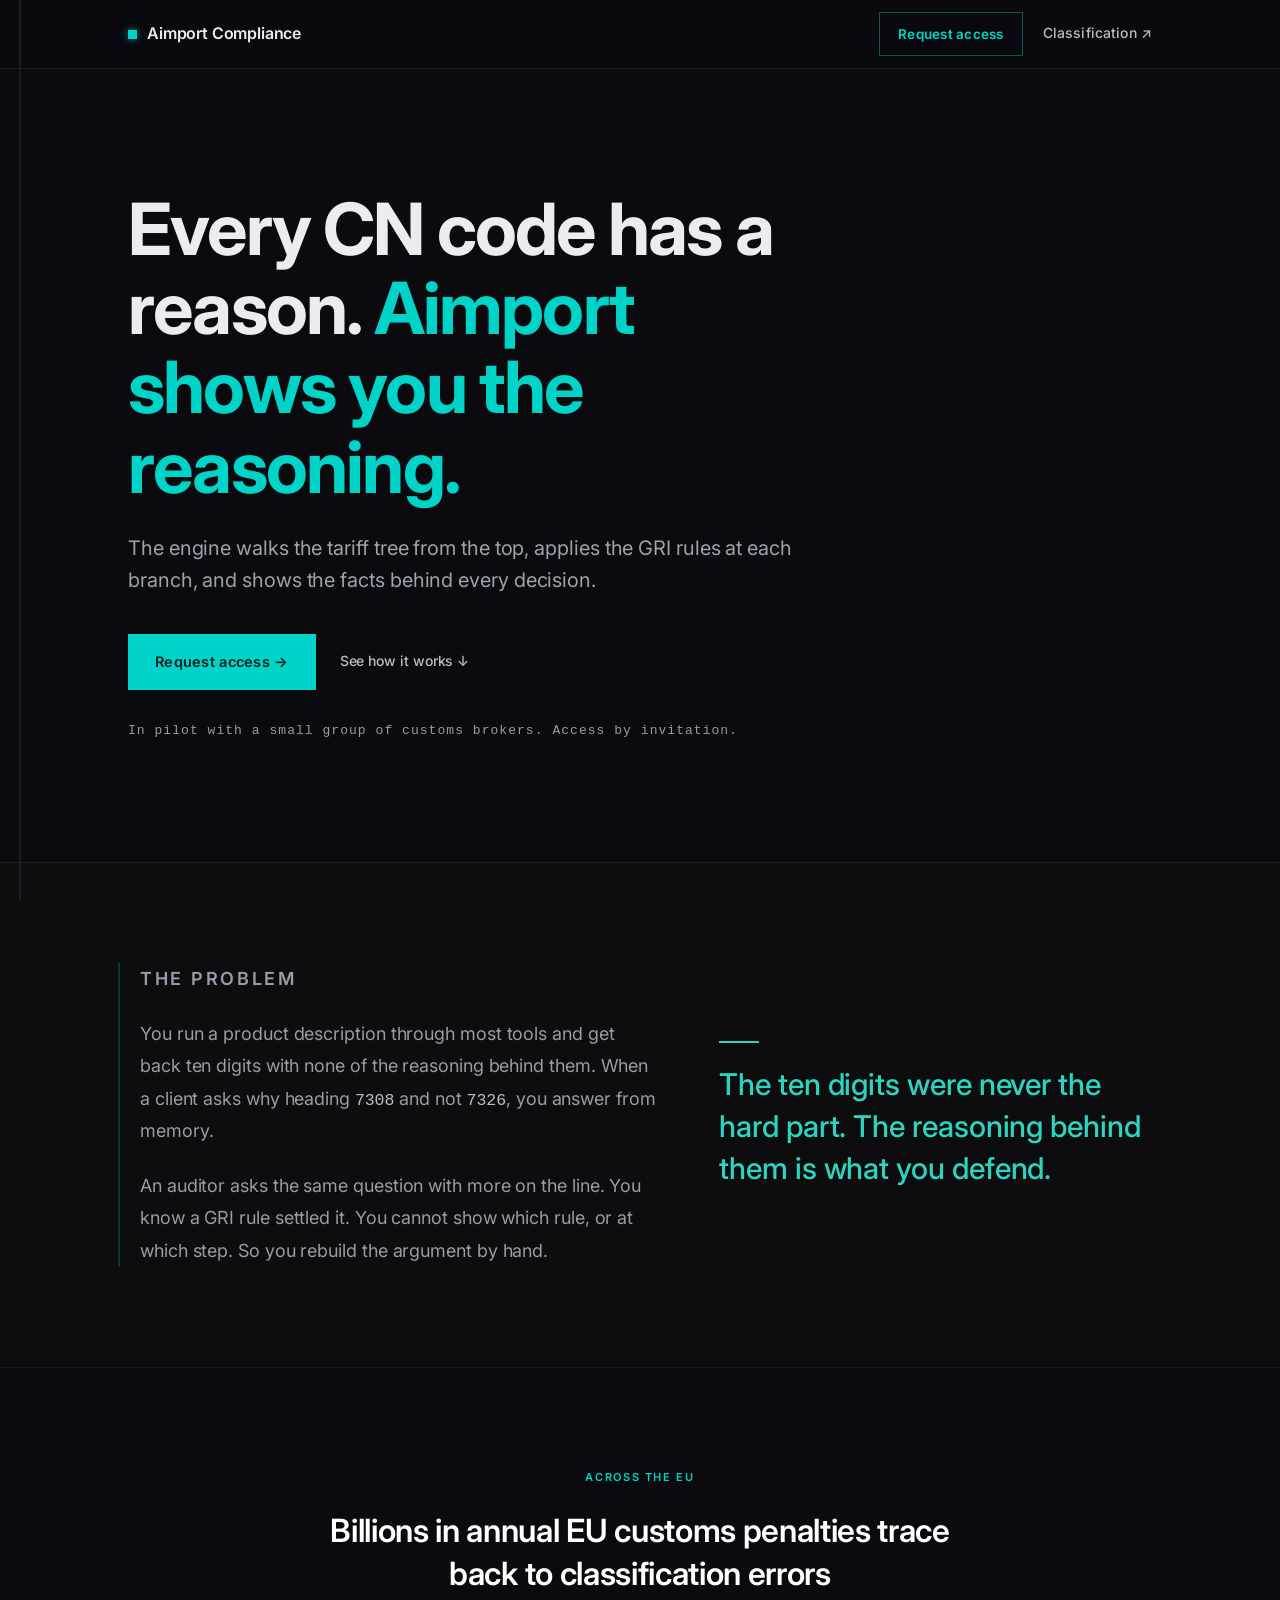
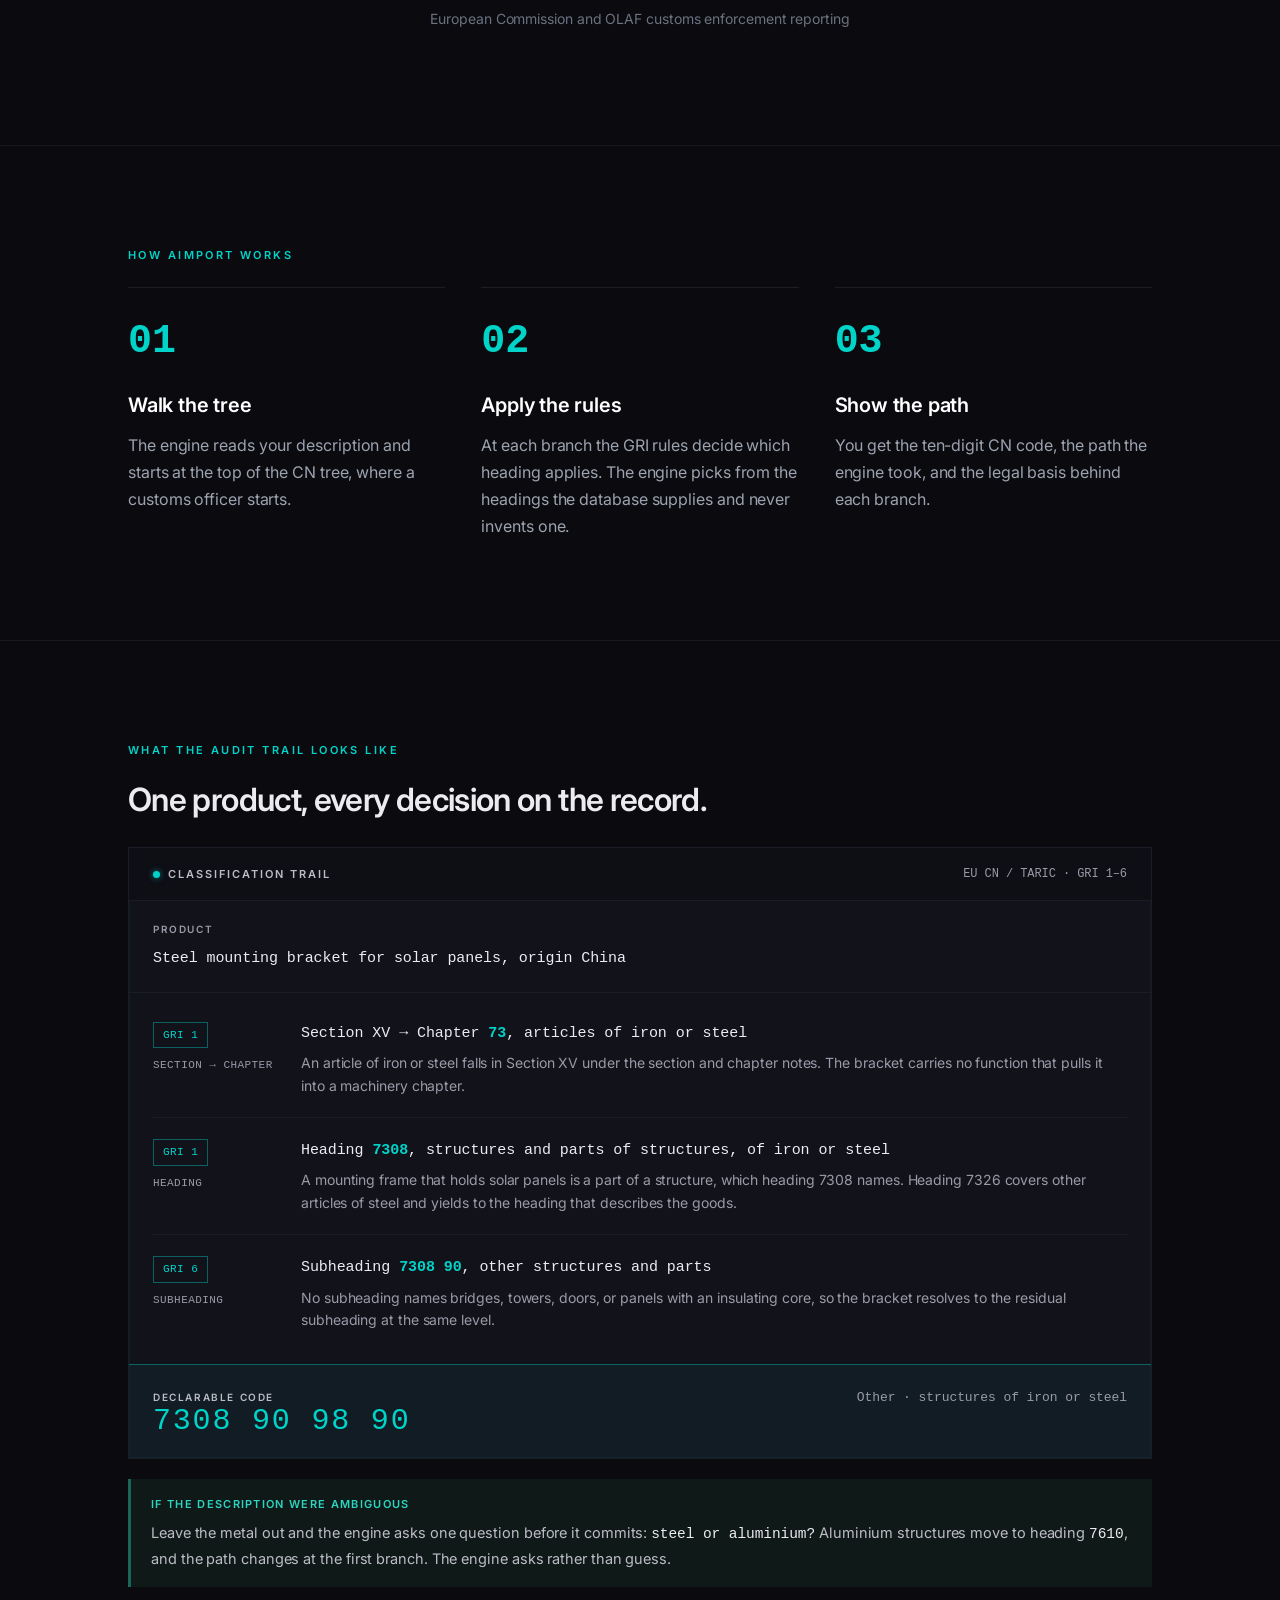
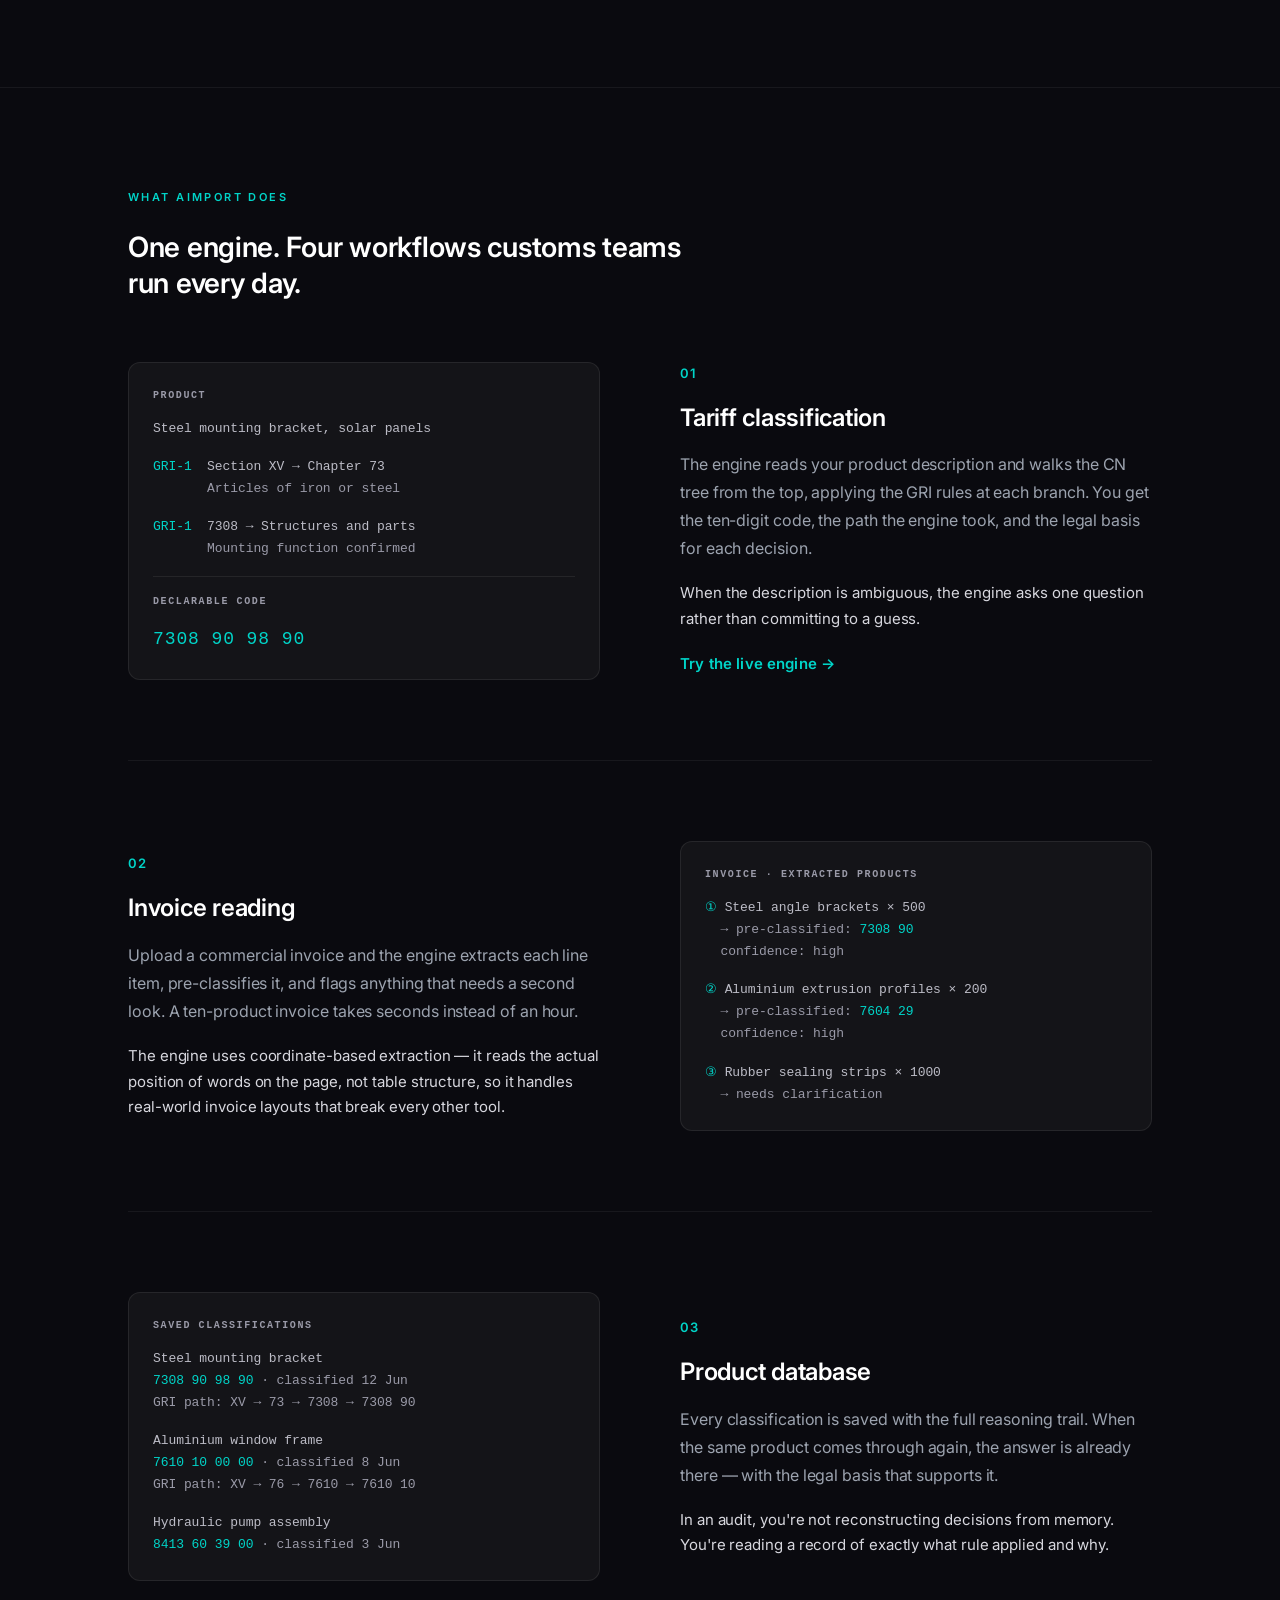
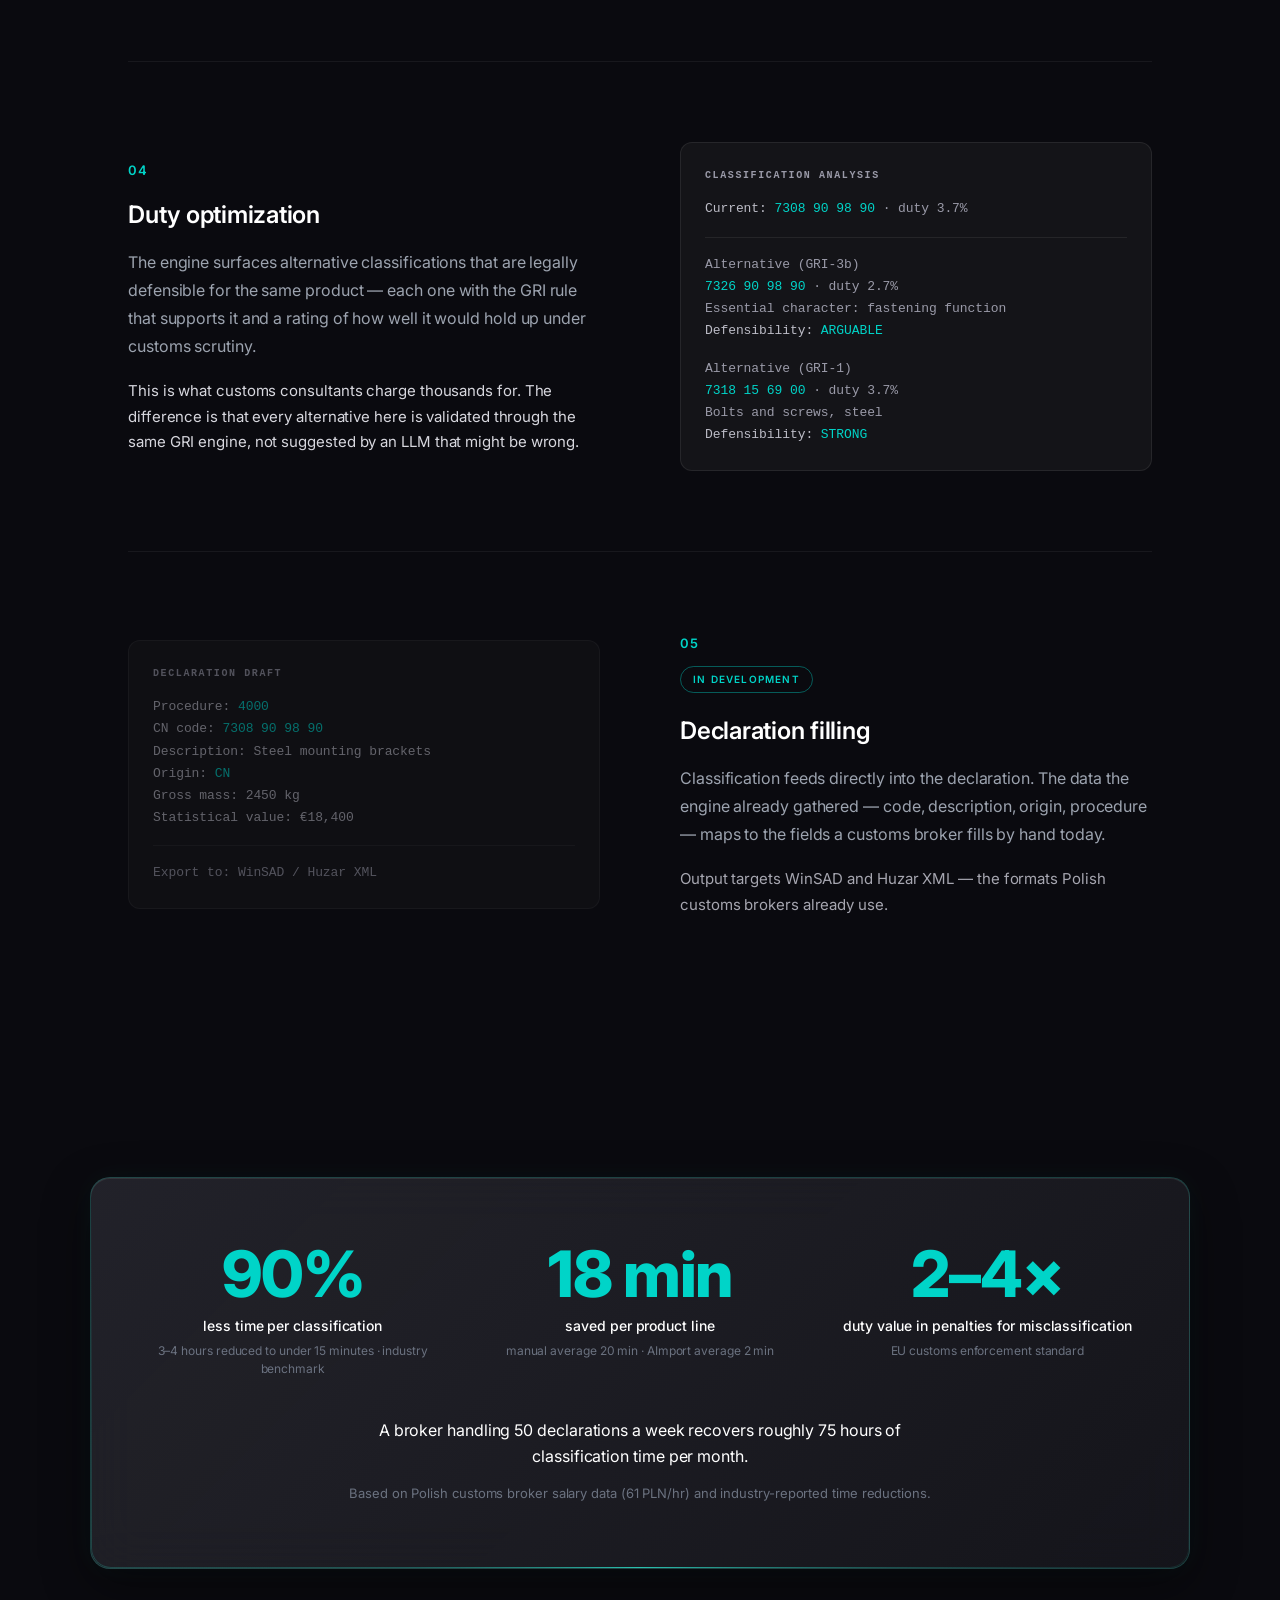
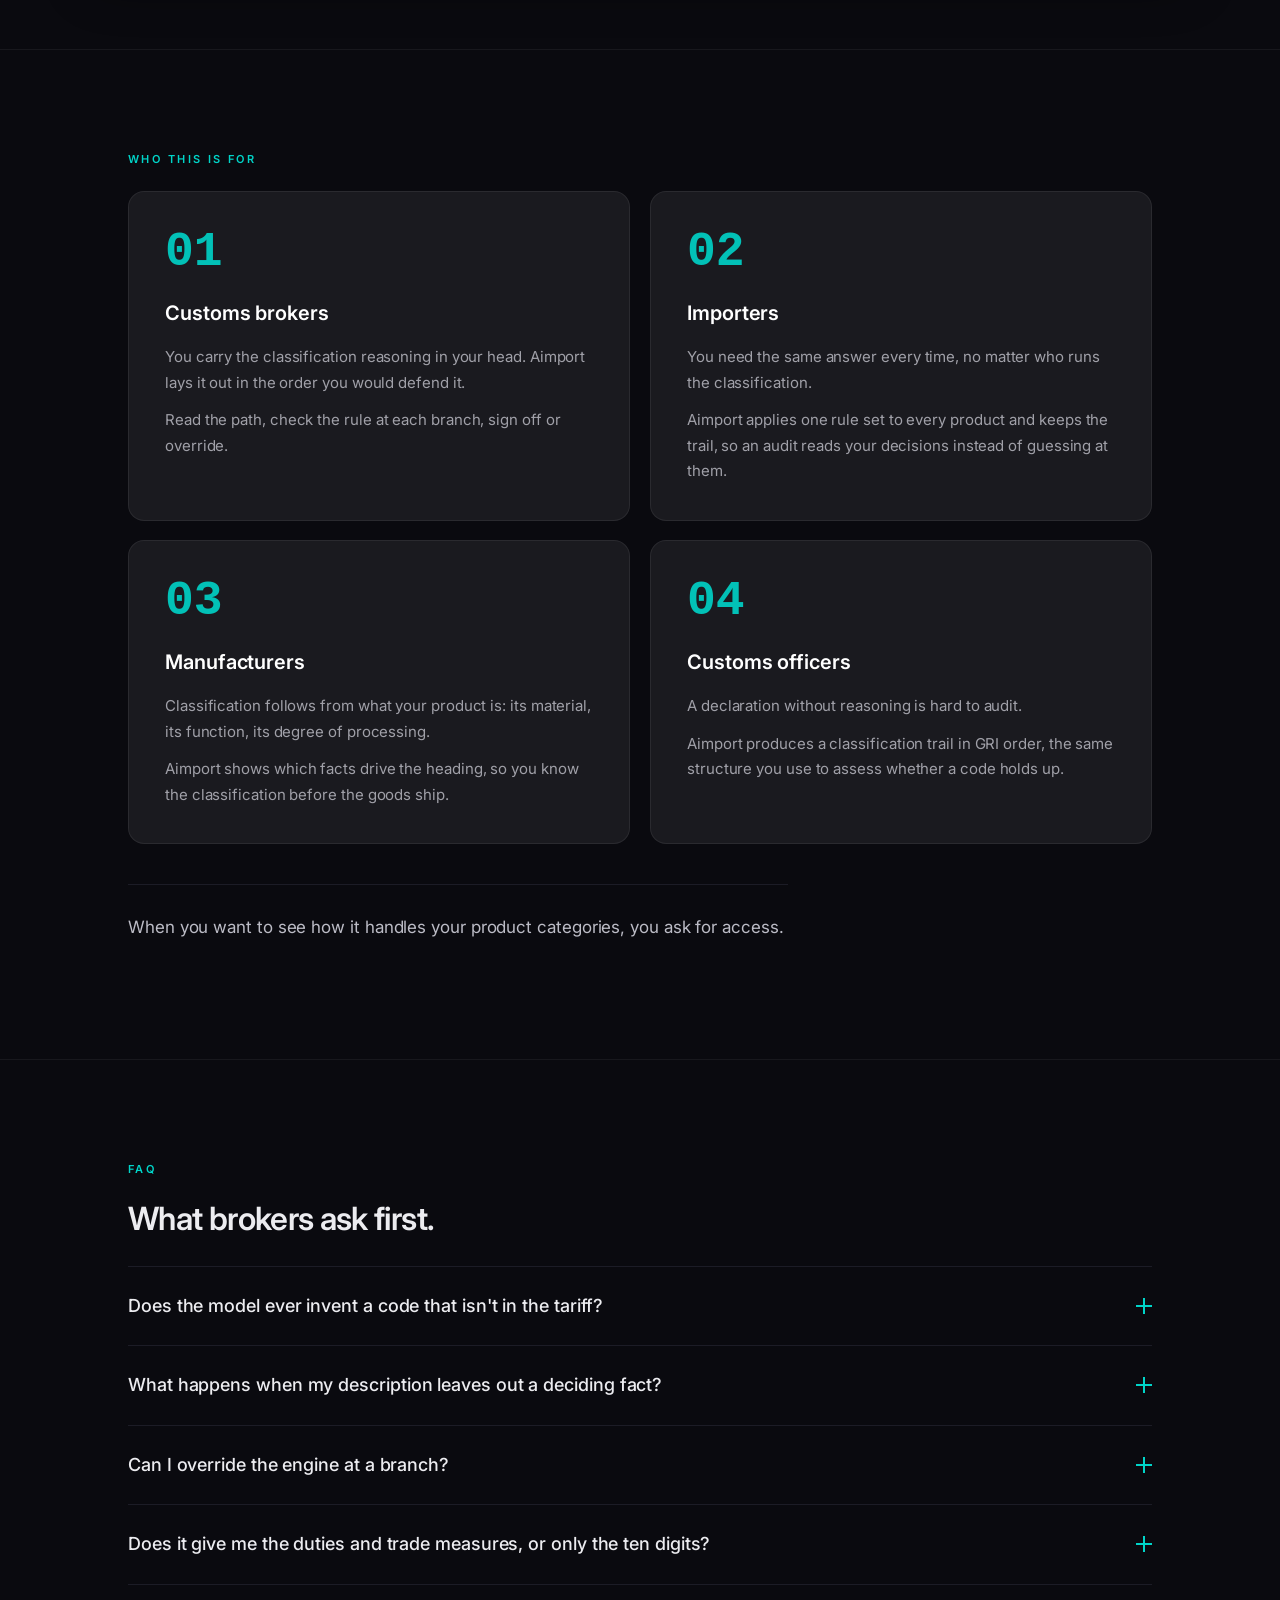
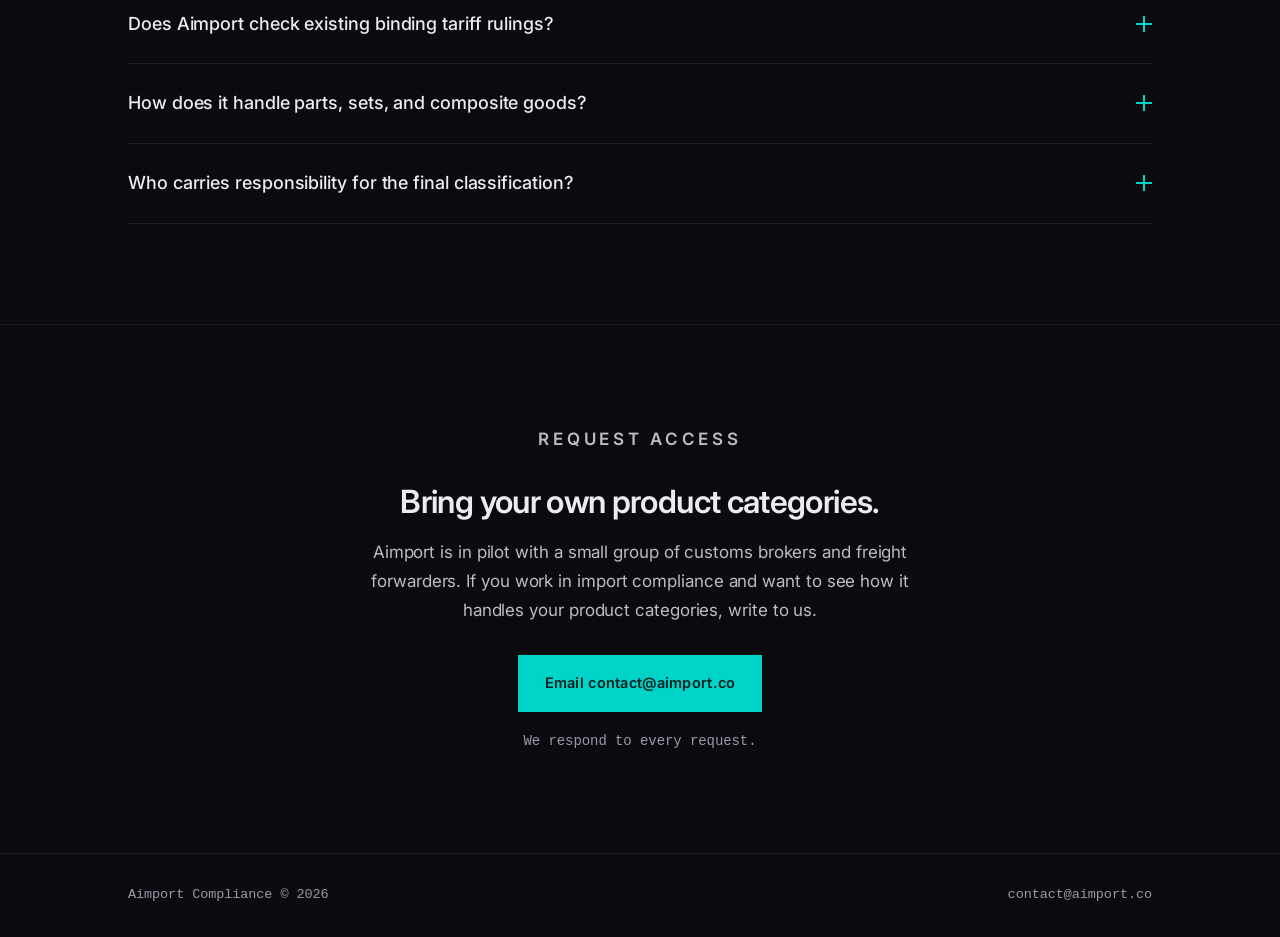
<file: legacy/index-dark.html>
<!DOCTYPE html>
<html lang="en">
<head>
<meta charset="utf-8">
<meta name="viewport" content="width=device-width, initial-scale=1">
<title>Aimport Compliance — EU Tariff Classification</title>
<meta name="description" content="Aimport classifies goods under EU tariff codes by walking the CN tree and applying the GRI rules at each branch. Every code arrives with the path and the legal basis behind it.">
<link rel="canonical" href="https://aimport.co">

<!-- Open Graph -->
<meta property="og:type" content="website">
<meta property="og:url" content="https://aimport.co">
<meta property="og:title" content="Aimport Compliance — EU Tariff Classification">
<meta property="og:description" content="Classification that follows the same legal reasoning a customs authority uses, with a full audit trail. The engine walks the CN tree and applies the GRI rules at each branch.">

<link rel="preconnect" href="https://fonts.googleapis.com">
<link rel="preconnect" href="https://fonts.gstatic.com" crossorigin>
<link href="https://fonts.googleapis.com/css2?family=Inter:wght@400;500;600;700&display=swap" rel="stylesheet">
<style>
  :root{
    --bg:#0a0a0f; --panel:#0e0e15; --panel-2:#12121b; --line:#1c1c26;
    --text:#ececf0; --muted:#9a9aa8; --faint:#bcbcc6; --accent:#00d4c8;
    --accent-dim:rgba(0,212,200,.12); --accent-line:rgba(0,212,200,.4);
    --mono:ui-monospace,"SF Mono",SFMono-Regular,Menlo,Consolas,"Liberation Mono",monospace;
    --sans:Inter,system-ui,-apple-system,"Segoe UI",Roboto,sans-serif;
  }
  *{box-sizing:border-box}
  html{scroll-behavior:smooth}
  body{margin:0;background:var(--bg);color:var(--text);font-family:var(--sans);
    line-height:1.7;letter-spacing:-0.005em;-webkit-font-smoothing:antialiased}
  ::selection{background:rgba(0,212,200,.22);color:#fff}
  a{color:inherit;text-decoration:none}
  :focus-visible{outline:2px solid var(--accent);outline-offset:3px}

  .wrap{max-width:1080px;margin:0 auto;padding:0 28px}

  /* ---- nav ---- */
  .nav{position:sticky;top:0;z-index:20;background:rgba(10,10,15,.82);
    backdrop-filter:saturate(140%) blur(10px);border-bottom:1px solid var(--line)}
  .nav .row{display:flex;align-items:center;justify-content:space-between;height:68px}
  .logo{display:inline-flex;align-items:center;gap:10px;font-weight:600;font-size:16px;letter-spacing:-0.01em}
  .logo .sq{width:9px;height:9px;background:var(--accent);box-shadow:0 0 9px rgba(0,212,200,.6)}
  .btn{display:inline-flex;align-items:center;gap:8px;cursor:pointer;font-family:var(--sans);
    font-size:13.5px;font-weight:600;letter-spacing:.02em;padding:10px 18px;border-radius:0;
    border:1px solid var(--accent-line);color:var(--accent);background:transparent;
    transition:background .2s,border-color .2s,color .2s}
  .btn:hover{background:var(--accent-dim);border-color:var(--accent)}
  .btn-lg{padding:15px 26px;font-size:14.5px}
  .btn-solid{background:var(--accent);color:#04201e;border-color:var(--accent)}
  .btn-solid:hover{background:#1ae0d4;color:#04201e}
  .link-ghost{cursor:pointer;color:var(--faint);font-size:14px;font-weight:500;
    border-bottom:1px solid transparent;transition:color .2s,border-color .2s;padding-bottom:2px}
  .link-ghost:hover{color:var(--accent);border-color:var(--accent-line)}

  /* ---- hero ---- */
  .hero{padding:120px 0}
  .hero h1{font-size:72px;line-height:1.1;font-weight:700;letter-spacing:-0.025em;
    margin:0 0 26px;max-width:15ch}
  .hero h1 .em{color:var(--accent)}
  .hero .sub{font-size:20px;line-height:1.6;color:#9ca3af;max-width:54ch;margin:0 0 38px;font-weight:400}
  .hero .cta-row{display:flex;align-items:center;gap:24px;flex-wrap:wrap}
  .hero .proof{margin-top:30px;font-size:13px;color:var(--muted);font-family:var(--mono);letter-spacing:.08em}

  /* ---- section base ---- */
  section{padding:100px 0}
  .kicker{font-size:11px;font-weight:600;letter-spacing:.22em;text-transform:uppercase;
    color:var(--accent);margin:0 0 22px}
  h2{font-size:32px;line-height:1.15;font-weight:600;letter-spacing:-0.02em;margin:0 0 28px}

  /* ---- problem (two-column) ---- */
  .problem{background:#0d0d10;border-top:1px solid rgba(255,255,255,.06);padding:100px 0}
  .problem .pgrid{display:grid;grid-template-columns:55fr 45fr;gap:60px;align-items:center;
    max-width:1100px;margin:0 auto;padding:0 28px}
  .problem .kicker{font-size:12px;letter-spacing:.15em}
  .problem .p-left{border-left:2px solid rgba(45,212,191,.2);padding-left:20px}
  .problem .p-left p{font-size:18px;line-height:1.8;color:var(--muted);margin:0 0 22px}
  .problem .p-left p:last-child{margin:0}
  .problem code{font-family:var(--mono);font-size:.92em;color:var(--faint)}
  .problem .p-quote .rule{width:40px;height:2px;background:#2dd4bf;border:0;margin:0 0 20px}
  .problem .p-quote .q{font-size:30px;font-weight:500;color:#2dd4bf;line-height:1.4;margin:0}

  /* ---- stat break ---- */
  .statbreak{border-top:1px solid rgba(255,255,255,.06);padding:100px 0;text-align:center}
  .statbreak .sb-label{font-size:11px;font-weight:600;letter-spacing:.15em;text-transform:uppercase;
    color:var(--accent);margin:0 0 22px}
  .statbreak .sb-statement{font-size:32px;font-weight:600;line-height:1.35;color:#fff;
    max-width:680px;margin:0 auto;letter-spacing:-0.01em}
  .statbreak .sb-source{margin-top:12px;font-size:14px;color:#6b7280}

  /* ---- how it works ---- */
  .how{border-top:1px solid rgba(255,255,255,.06)}
  .steps{display:grid;grid-template-columns:repeat(3,1fr);gap:36px;margin-top:8px}
  .step .num{display:block;font-family:var(--mono);font-size:40px;font-weight:700;color:var(--accent);margin-bottom:12px}
  .step .lbl{font-size:20px;font-weight:600;color:#fff;letter-spacing:-0.01em;margin-bottom:10px}
  .step p{margin:0;font-size:16px;line-height:1.7;color:#9ca3af}
  .step{padding-top:20px;border-top:1px solid rgba(255,255,255,.08)}

  /* ---- demo / classification trail ---- */
  .demo{border-top:1px solid rgba(255,255,255,.06)}
  .trail{background:var(--panel-2);border:1px solid var(--line);margin-top:8px;
    box-shadow:0 0 0 1px rgba(0,212,200,.05) inset}
  .trail-head{display:flex;align-items:center;justify-content:space-between;flex-wrap:wrap;gap:10px;
    padding:16px 24px;border-bottom:1px solid var(--line);background:var(--panel)}
  .trail-head .th-l{font-size:11px;font-weight:600;letter-spacing:.18em;text-transform:uppercase;color:var(--faint)}
  .trail-head .th-r{font-family:var(--mono);font-size:12px;color:var(--muted)}
  .trail-head .dot{display:inline-block;width:7px;height:7px;border-radius:50%;background:var(--accent);
    box-shadow:0 0 6px rgba(0,212,200,.6);margin-right:8px;vertical-align:middle}

  .trail-input{padding:20px 24px;border-bottom:1px solid var(--line)}
  .trail-input .il{font-size:10px;font-weight:600;letter-spacing:.16em;text-transform:uppercase;
    color:var(--muted);margin-bottom:8px}
  .trail-input .iv{font-family:var(--mono);font-size:15px;color:var(--text)}

  .trail-steps{padding:8px 24px 12px}
  .tstep{display:grid;grid-template-columns:128px 1fr;gap:20px;padding:20px 0;
    border-bottom:1px solid var(--line);position:relative}
  .tstep:last-child{border-bottom:0}
  .tstep .gri{font-family:var(--mono)}
  .tstep .gri .rule{display:inline-block;font-size:11px;color:var(--accent);
    border:1px solid var(--accent-line);padding:3px 9px;letter-spacing:.04em}
  .tstep .gri .act{display:block;font-size:11px;color:var(--muted);margin-top:8px;letter-spacing:.04em;text-transform:uppercase}
  .tstep .pick{font-family:var(--mono);font-size:15px;color:var(--text);margin-bottom:6px}
  .tstep .pick b{color:var(--accent);font-weight:600}
  .tstep .why{font-size:14px;color:var(--muted);line-height:1.6}

  .trail-final{display:flex;align-items:baseline;justify-content:space-between;flex-wrap:wrap;gap:12px;
    padding:22px 24px;border-top:1px solid var(--accent-line);background:rgba(0,212,200,.05)}
  .trail-final .fl{font-size:10px;font-weight:600;letter-spacing:.16em;text-transform:uppercase;color:var(--faint)}
  .trail-final .code{font-family:var(--mono);font-size:30px;letter-spacing:.06em;color:var(--accent);line-height:1}
  .trail-final .desc{font-family:var(--mono);font-size:13px;color:var(--muted)}

  .clarify{margin-top:20px;border-left:3px solid rgba(45,212,191,.4);background:#0f1a18;
    padding:16px 20px}
  .clarify .cl{font-size:11px;font-weight:600;letter-spacing:.12em;text-transform:uppercase;
    color:#2dd4bf;margin-bottom:8px}
  .clarify p{margin:0;font-size:14.5px;line-height:1.65;color:var(--faint)}
  .clarify code{font-family:var(--mono);color:var(--text)}

  /* ---- who for (tilt cards) ---- */
  .who{border-top:1px solid rgba(255,255,255,.06)}
  .who-cards{display:grid;grid-template-columns:1fr 1fr;gap:20px;margin-top:8px}
  .tcard{position:relative;background:#1a1a1f;border:1px solid rgba(255,255,255,.07);
    border-radius:16px;padding:36px;overflow:hidden;transform:perspective(800px) rotateX(0) rotateY(0);
    transition:transform .4s ease;will-change:transform}
  .tcard .glow{position:absolute;inset:0;border-radius:16px;pointer-events:none;z-index:0;opacity:0;
    background:radial-gradient(420px circle at var(--gx,50%) var(--gy,50%),rgba(0,212,200,.06),transparent 60%);
    transition:opacity .4s ease}
  .tcard:hover .glow{opacity:1}
  .tcard .tnum{position:relative;z-index:1;font-family:var(--mono);font-size:48px;font-weight:600;
    color:var(--accent);opacity:.9;line-height:1;margin-bottom:20px}
  .tcard h3{position:relative;z-index:1;font-size:20px;font-weight:600;color:#fff;margin:0 0 14px}
  .tcard p{position:relative;z-index:1;font-size:15px;line-height:1.7;color:#a0a0a8;margin:0 0 12px}
  .tcard p:last-child{margin:0}
  .who-close{border-top:1px solid var(--line);margin-top:40px;padding-top:28px;
    font-size:17px;color:var(--faint);max-width:60ch}

  /* ---- access ---- */
  .access{border-top:1px solid rgba(255,255,255,.06);text-align:center}
  .access .inner{max-width:54ch;margin:0 auto}
  .access h2{margin-bottom:18px}
  .access p{font-size:17px;line-height:1.7;color:var(--faint);margin:0 0 30px}
  .access .respond{margin-top:18px;font-size:14px;color:var(--muted);font-family:var(--mono)}

  /* ---- footer ---- */
  footer{border-top:1px solid var(--line);padding:30px 0}
  footer .row{display:flex;align-items:center;justify-content:space-between;flex-wrap:wrap;gap:10px}
  footer .row span,footer .row a{font-size:13.5px;color:var(--muted);font-family:var(--mono)}
  footer .row a:hover{color:var(--accent)}

  /* ---- scroll progress rail (left) ---- */
  .rail{position:fixed;top:0;left:18px;width:4px;height:100vh;z-index:40;pointer-events:none}
  .rail .track{stroke:var(--line);stroke-width:2}
  .rail .fill{stroke:url(#railGrad);stroke-width:2;stroke-dasharray:1;stroke-dashoffset:1;
    transition:stroke-dashoffset .12s linear}

  /* ---- FAQ ---- */
  .faq{border-top:1px solid rgba(255,255,255,.06)}
  .faq-list{margin-top:8px;border-top:1px solid var(--line)}
  .faq-item{border-bottom:1px solid var(--line)}
  .faq-item summary{list-style:none;cursor:pointer;display:flex;align-items:flex-start;
    justify-content:space-between;gap:28px;padding:24px 0;font-size:18px;font-weight:500;
    color:var(--text);transition:color .2s}
  .faq-item summary::-webkit-details-marker{display:none}
  .faq-item summary:hover{color:var(--accent)}
  .faq-item .mk{flex:none;width:16px;height:16px;position:relative;margin-top:7px}
  .faq-item .mk::before,.faq-item .mk::after{content:"";position:absolute;background:var(--accent);transition:transform .2s}
  .faq-item .mk::before{top:7px;left:0;width:16px;height:2px}
  .faq-item .mk::after{top:0;left:7px;width:2px;height:16px}
  .faq-item[open] .mk::after{transform:scaleY(0)}
  .faq-item .ans{padding:0 0 26px;max-width:66ch}
  .faq-item .ans p{margin:0;font-size:16px;line-height:1.75;color:var(--faint)}
  .faq-item .ans code{font-family:var(--mono);font-size:.92em;color:var(--text)}

  /* ---- what aimport does ---- */
  .does{border-top:1px solid rgba(255,255,255,.06)}
  .does .intro{font-size:28px;font-weight:600;color:#fff;line-height:1.3;
    max-width:600px;margin:18px 0 60px;letter-spacing:-0.01em}
  .feat-rows{display:flex;flex-direction:column}
  .feat-row{display:grid;grid-template-columns:1fr 1fr;gap:80px;align-items:center;
    padding:80px 0;border-bottom:1px solid rgba(255,255,255,.06)}
  .feat-row:first-child{padding-top:0}
  .feat-row:nth-child(even) .feat-mock{order:2}
  .feat-row:nth-child(even) .feat-copy{order:1}
  .feat-row.dim{border-bottom:0}
  .feat-row.dim .feat-mock{opacity:.5}

  .feat-mock{background:#141418;border:1px solid rgba(255,255,255,.08);
    border-radius:12px;padding:24px;font-family:var(--mono);font-size:13px;
    line-height:1.7;color:var(--faint)}
  .feat-mock .m-label{font-size:10px;font-weight:600;letter-spacing:.16em;
    text-transform:uppercase;color:var(--muted);margin-bottom:14px}
  .feat-mock .m-block{margin-bottom:16px}
  .feat-mock .m-block:last-child{margin-bottom:0}
  .feat-mock .m-line{display:block}
  .feat-mock .t{color:var(--accent)}
  .feat-mock .dim{color:var(--muted)}
  .feat-mock .m-divider{border:0;border-top:1px solid rgba(255,255,255,.07);margin:16px 0}
  .feat-mock .m-final{color:var(--accent);font-size:18px;letter-spacing:.05em}

  .feat-copy .f-num{font-size:13px;font-weight:600;letter-spacing:.1em;color:var(--accent)}
  .feat-copy h3{font-size:24px;font-weight:600;color:#fff;margin:14px 0 12px;letter-spacing:-0.01em}
  .feat-copy .f-desc{font-size:16px;line-height:1.75;color:#9ca3af;margin:0 0 18px}
  .feat-copy .f-detail{font-size:15px;line-height:1.7;color:#d7d7de;margin:0}
  .feat-copy .f-detail.muted{color:#a6a6b0}
  .feat-copy .f-badge{display:inline-block;font-size:10px;font-weight:600;letter-spacing:.12em;
    text-transform:uppercase;color:var(--accent);border:1px solid var(--accent-line);
    border-radius:999px;padding:4px 12px;background:transparent;margin:12px 0 4px}

  /* ---- savings band ---- */
  /* stats band: graphite liquid-glass panel with travelling teal border */
  @property --stat-angle{ syntax:'<angle>'; initial-value:0deg; inherits:false; }
  @keyframes rotate-stat-border{ to{ --stat-angle:360deg; } }
  .savings{background:transparent;padding:80px 0}
  .savings-panel{position:relative;isolation:isolate;
    --stat-angle:0deg;
    max-width:1100px;width:calc(100% - 48px);margin:0 auto;
    border-radius:20px;padding:64px 48px;
    /* lighter graphite so the panel reads clearly against the near-black page */
    background:linear-gradient(135deg, rgba(44,44,52,.72) 0%, rgba(28,28,34,.62) 100%);
    backdrop-filter:blur(24px) saturate(130%);
    -webkit-backdrop-filter:blur(24px) saturate(130%);
    /* visible teal-tinted base frame — stays defined even if the animation
       can't run (Safari/@property edge cases); the sheen rides on top */
    border:1px solid rgba(45,212,191,.22);
    box-shadow:inset 0 1px 0 rgba(255,255,255,.08),
               0 16px 48px rgba(0,0,0,.45),
               0 0 28px rgba(45,212,191,.06);
    transition:filter .3s ease}
  /* travelling teal sheen, masked to a 1px ring. Static white border below
     stays visible; where mask is unsupported the panel keeps its base border. */
  .savings-panel::before{content:"";position:absolute;inset:0;border-radius:20px;
    z-index:-1;pointer-events:none}
  @supports ((-webkit-mask-composite:xor) or (mask-composite:exclude)){
    .savings-panel::before{padding:1px;
      background:conic-gradient(from var(--stat-angle),
        transparent 0%, transparent 28%,
        rgba(45,212,191,.9) 50%,
        rgba(45,212,191,.35) 64%,
        transparent 80%, transparent 100%);
      -webkit-mask:linear-gradient(#fff 0 0) content-box, linear-gradient(#fff 0 0);
      -webkit-mask-composite:xor;
      mask:linear-gradient(#fff 0 0) content-box, linear-gradient(#fff 0 0);
      mask-composite:exclude;
      animation:rotate-stat-border 10s linear infinite}
  }
  /* interactive frame: intensify + speed up on hover (pointer devices only) */
  @media (hover:hover){
    .savings-panel:hover{filter:brightness(1.04)}
    .savings-panel:hover::before{animation-duration:6s;
      background:conic-gradient(from var(--stat-angle),
        transparent 0%, transparent 28%,
        rgba(45,212,191,1) 50%,
        rgba(45,212,191,.45) 64%,
        transparent 80%, transparent 100%)}
  }
  .savings .sgrid{display:grid;grid-template-columns:repeat(3,1fr);gap:40px;text-align:center}
  .savings .snum{font-size:64px;font-weight:800;color:var(--accent);line-height:1;letter-spacing:-0.02em}
  .savings .slabel{font-size:14px;font-weight:500;color:#fff;margin-top:8px}
  .savings .ssource{font-size:12px;color:#6b7280;margin-top:4px;line-height:1.5}
  .savings .sclose{text-align:center;max-width:600px;margin:40px auto 0;
    font-size:16px;font-weight:400;color:#fff;line-height:1.6}
  .savings .sfoot{text-align:center;font-size:13px;color:#6b7280;margin:14px auto 0;
    max-width:640px;line-height:1.6}

  /* ---- nav actions + pin triggers ---- */
  .nav-actions{display:flex;align-items:center;gap:20px}
  .nav-classify{cursor:pointer;color:var(--faint);font-size:14px;font-weight:500;
    letter-spacing:.01em;border-bottom:1px solid transparent;
    transition:color .2s,border-color .2s;padding-bottom:2px}
  .nav-classify:hover{color:var(--accent);border-color:var(--accent-line)}
  .f-try{display:inline-block;margin-top:20px;cursor:pointer;color:var(--accent);
    font-size:15px;font-weight:600;letter-spacing:.01em;border-bottom:1px solid transparent;
    transition:border-color .2s,opacity .2s;padding-bottom:2px}
  .f-try:hover{border-color:var(--accent-line)}

  /* ---- pin modal ---- */
  .pin-overlay{position:fixed;inset:0;z-index:100;display:none;align-items:center;
    justify-content:center;padding:24px;background:rgba(0,0,0,.75);
    backdrop-filter:blur(4px);-webkit-backdrop-filter:blur(4px)}
  .pin-overlay.open{display:flex}
  .pin-card{position:relative;background:#1a1a1f;border:1px solid rgba(255,255,255,.1);
    border-radius:16px;padding:48px;max-width:360px;width:100%;text-align:center;
    box-shadow:0 0 40px rgba(0,0,0,.4)}
  .pin-card .pin-label{font-size:11px;font-weight:600;letter-spacing:.15em;
    text-transform:uppercase;color:var(--accent)}
  .pin-card h3{font-size:22px;font-weight:600;color:#fff;margin:12px 0 0;letter-spacing:-0.01em}
  .pin-card .pin-sub{font-size:14px;line-height:1.6;color:#9ca3af;margin:8px 0 0}
  .pin-input{display:block;width:120px;margin:28px auto 0;font-family:var(--mono);
    font-size:24px;letter-spacing:.3em;text-align:center;color:#fff;background:#0f0f12;
    border:1px solid rgba(255,255,255,.15);border-radius:8px;padding:12px 12px 12px 18px;
    outline:none;transition:border-color .2s,box-shadow .2s}
  .pin-input::placeholder{color:#4b4b55;letter-spacing:.2em}
  .pin-input:focus{border-color:#2dd4bf}
  .pin-input.flash{border-color:#2dd4bf;box-shadow:0 0 0 3px rgba(45,212,191,.25)}
  .pin-error{margin:16px 0 0;font-size:13.5px;line-height:1.6;color:#f87171;min-height:1.2em;
    opacity:0;transition:opacity .25s ease}
  .pin-error.show{opacity:1}
  .pin-error a{color:var(--accent);border-bottom:1px solid var(--accent-line)}
  .pin-close{position:absolute;top:16px;right:18px;cursor:pointer;width:28px;height:28px;
    display:flex;align-items:center;justify-content:center;font-size:22px;line-height:1;
    color:#6b7280;background:transparent;border:0;transition:color .2s;font-family:var(--sans)}
  .pin-close:hover{color:#fff}

  /* ---- responsive ---- */
  @media (max-width:768px){
    .rail{left:7px}
    .problem .pgrid{grid-template-columns:1fr;gap:32px}
    .problem .p-quote{order:-1}
    .problem .p-quote .q{font-size:24px}
    .statbreak{padding:72px 0}
    .statbreak .sb-statement{font-size:24px}
    .hero{padding:80px 0 64px}
    .hero h1{font-size:48px}
    .hero .sub{font-size:18px}
    .steps{grid-template-columns:1fr;gap:0}
    .step{padding:24px 0}
    .who-cards{grid-template-columns:1fr}
    section{padding:64px 0}
    .tstep{grid-template-columns:1fr;gap:10px}
    .does .intro{font-size:22px;margin-bottom:40px}
    .feat-row{grid-template-columns:1fr;gap:28px;padding:48px 0}
    .feat-row:first-child{padding-top:0}
    .feat-row:nth-child(even) .feat-mock,
    .feat-row:nth-child(even) .feat-copy{order:0}
    .feat-mock{order:0}
    .feat-copy{order:1}
    .feat-mock{width:90%;margin:0 auto}
    .savings .sgrid{grid-template-columns:1fr;gap:48px}
    .savings .snum{font-size:54px}
    .savings-panel{padding:40px 24px;width:calc(100% - 32px);
      backdrop-filter:blur(16px) saturate(130%);
      -webkit-backdrop-filter:blur(16px) saturate(130%)}
    .nav-actions{gap:14px}
    .pin-card{padding:36px 28px}
  }
  @media (max-width:375px){
    .wrap{padding:0 18px}
    .hero h1{font-size:36px}
    .hero .cta-row{gap:16px}
    h2{font-size:26px}
    .trail-final .code{font-size:24px}
    .trail-head,.trail-input,.trail-steps,.trail-final{padding-left:18px;padding-right:18px}
  }
  @media (prefers-reduced-motion:reduce){
    html{scroll-behavior:auto}
    *{transition:none!important}
    .rail .fill{transition:none}
    /* settle the stats panel to a static teal border, no travelling sheen */
    .savings-panel::before{animation:none;background:none}
    .savings-panel{border-color:rgba(45,212,191,.25)}
  }
</style>
</head>
<body>

<!-- ===== SCROLL PROGRESS RAIL ===== -->
<svg class="rail" viewBox="0 0 4 1000" preserveAspectRatio="none" aria-hidden="true">
  <defs>
    <linearGradient id="railGrad" x1="0" y1="0" x2="0" y2="1">
      <stop offset="0" stop-color="#00d4c8" stop-opacity=".12"/>
      <stop offset=".5" stop-color="#00d4c8" stop-opacity=".65"/>
      <stop offset="1" stop-color="#00d4c8" stop-opacity="1"/>
    </linearGradient>
  </defs>
  <line class="track" x1="2" y1="0" x2="2" y2="1000"/>
  <line class="fill" id="railFill" x1="2" y1="0" x2="2" y2="1000" pathLength="1"/>
</svg>

<!-- ===== NAV ===== -->
<header class="nav">
  <div class="wrap row">
    <a class="logo" href="/"><span class="sq"></span>Aimport Compliance</a>
    <div class="nav-actions">
      <a class="btn" href="mailto:contact@aimport.co?subject=Aimport%20access%20request">Request access</a>
      <a class="nav-classify" href="#" data-pin-trigger>Classification ↗</a>
    </div>
  </div>
</header>

<!-- ===== HERO ===== -->
<div class="wrap">
  <section class="hero">
    <h1>Every CN code has a reason. <span class="em">Aimport shows you the reasoning.</span></h1>
    <p class="sub">The engine walks the tariff tree from the top, applies the GRI rules at each branch, and shows the facts behind every decision.</p>
    <div class="cta-row">
      <a class="btn btn-solid btn-lg" href="mailto:contact@aimport.co?subject=Aimport%20access%20request">Request access →</a>
      <a class="link-ghost" href="#demo">See how it works ↓</a>
    </div>
    <div class="proof">In pilot with a small group of customs brokers. Access by invitation.</div>
  </section>
</div>

<!-- ===== PROBLEM ===== -->
<section class="problem">
  <div class="pgrid">
    <div class="p-left">
      <p class="kicker">The problem</p>
      <p>You run a product description through most tools and get back ten digits with none of the reasoning behind them. When a client asks why heading <code>7308</code> and not <code>7326</code>, you answer from memory.</p>
      <p>An auditor asks the same question with more on the line. You know a GRI rule settled it. You cannot show which rule, or at which step. So you rebuild the argument by hand.</p>
    </div>
    <div class="p-quote">
      <hr class="rule">
      <p class="q">The ten digits were never the hard part. The reasoning behind them is what you defend.</p>
    </div>
  </div>
</section>

<!-- ===== STAT BREAK ===== -->
<section class="statbreak">
  <div class="wrap">
    <p class="sb-label">Across the EU</p>
    <p class="sb-statement">Billions in annual EU customs penalties trace back to classification errors</p>
    <p class="sb-source">European Commission and OLAF customs enforcement reporting</p>
  </div>
</section>

<!-- ===== HOW IT WORKS ===== -->
<section class="how">
  <div class="wrap">
    <p class="kicker">How Aimport works</p>
    <div class="steps">
      <div class="step">
        <div class="num">01</div>
        <div class="lbl">Walk the tree</div>
        <p>The engine reads your description and starts at the top of the CN tree, where a customs officer starts.</p>
      </div>
      <div class="step">
        <div class="num">02</div>
        <div class="lbl">Apply the rules</div>
        <p>At each branch the GRI rules decide which heading applies. The engine picks from the headings the database supplies and never invents one.</p>
      </div>
      <div class="step">
        <div class="num">03</div>
        <div class="lbl">Show the path</div>
        <p>You get the ten-digit CN code, the path the engine took, and the legal basis behind each branch.</p>
      </div>
    </div>
  </div>
</section>

<!-- ===== DEMO: CLASSIFICATION TRAIL ===== -->
<section class="demo" id="demo">
  <div class="wrap">
    <p class="kicker">What the audit trail looks like</p>
    <h2>One product, every decision on the record.</h2>

    <div class="trail">
      <div class="trail-head">
        <div class="th-l"><span class="dot"></span>Classification trail</div>
        <div class="th-r">EU CN / TARIC · GRI 1–6</div>
      </div>

      <div class="trail-input">
        <div class="il">Product</div>
        <div class="iv">Steel mounting bracket for solar panels, origin China</div>
      </div>

      <div class="trail-steps">
        <div class="tstep">
          <div class="gri">
            <span class="rule">GRI 1</span>
            <span class="act">Section → Chapter</span>
          </div>
          <div>
            <div class="pick">Section XV → Chapter <b>73</b>, articles of iron or steel</div>
            <div class="why">An article of iron or steel falls in Section XV under the section and chapter notes. The bracket carries no function that pulls it into a machinery chapter.</div>
          </div>
        </div>

        <div class="tstep">
          <div class="gri">
            <span class="rule">GRI 1</span>
            <span class="act">Heading</span>
          </div>
          <div>
            <div class="pick">Heading <b>7308</b>, structures and parts of structures, of iron or steel</div>
            <div class="why">A mounting frame that holds solar panels is a part of a structure, which heading 7308 names. Heading 7326 covers other articles of steel and yields to the heading that describes the goods.</div>
          </div>
        </div>

        <div class="tstep">
          <div class="gri">
            <span class="rule">GRI 6</span>
            <span class="act">Subheading</span>
          </div>
          <div>
            <div class="pick">Subheading <b>7308 90</b>, other structures and parts</div>
            <div class="why">No subheading names bridges, towers, doors, or panels with an insulating core, so the bracket resolves to the residual subheading at the same level.</div>
          </div>
        </div>
      </div>

      <div class="trail-final">
        <div>
          <div class="fl">Declarable code</div>
          <div class="code">7308 90 98 90</div>
        </div>
        <div class="desc">Other · structures of iron or steel</div>
      </div>
    </div>

    <div class="clarify">
      <div class="cl">If the description were ambiguous</div>
      <p>Leave the metal out and the engine asks one question before it commits: <code>steel or aluminium?</code> Aluminium structures move to heading <code>7610</code>, and the path changes at the first branch. The engine asks rather than guess.</p>
    </div>
  </div>
</section>

<!-- ===== WHAT AIMPORT DOES ===== -->
<section class="does">
  <div class="wrap">
    <p class="kicker">What Aimport does</p>
    <p class="intro">One engine. Four workflows customs teams run every day.</p>

    <div class="feat-rows">

      <!-- Row 1 -->
      <div class="feat-row">
        <div class="feat-mock">
          <div class="m-block">
            <div class="m-label">Product</div>
            <span class="m-line">Steel mounting bracket, solar panels</span>
          </div>
          <div class="m-block">
            <span class="m-line"><span class="t">GRI-1</span>&nbsp;&nbsp;Section XV → Chapter 73</span>
            <span class="m-line dim">&nbsp;&nbsp;&nbsp;&nbsp;&nbsp;&nbsp;&nbsp;Articles of iron or steel</span>
          </div>
          <div class="m-block">
            <span class="m-line"><span class="t">GRI-1</span>&nbsp;&nbsp;7308 → Structures and parts</span>
            <span class="m-line dim">&nbsp;&nbsp;&nbsp;&nbsp;&nbsp;&nbsp;&nbsp;Mounting function confirmed</span>
          </div>
          <hr class="m-divider">
          <div class="m-block">
            <div class="m-label">Declarable code</div>
            <span class="m-line m-final">7308 90 98 90</span>
          </div>
        </div>
        <div class="feat-copy">
          <div class="f-num">01</div>
          <h3>Tariff classification</h3>
          <p class="f-desc">The engine reads your product description and walks the CN tree from the top, applying the GRI rules at each branch. You get the ten-digit code, the path the engine took, and the legal basis for each decision.</p>
          <p class="f-detail">When the description is ambiguous, the engine asks one question rather than committing to a guess.</p>
          <a class="f-try" href="#" data-pin-trigger>Try the live engine →</a>
        </div>
      </div>

      <!-- Row 2 -->
      <div class="feat-row">
        <div class="feat-mock">
          <div class="m-label">Invoice · extracted products</div>
          <div class="m-block">
            <span class="m-line"><span class="t">①</span> Steel angle brackets × 500</span>
            <span class="m-line dim">&nbsp;&nbsp;→ pre-classified: <span class="t">7308 90</span></span>
            <span class="m-line dim">&nbsp;&nbsp;confidence: high</span>
          </div>
          <div class="m-block">
            <span class="m-line"><span class="t">②</span> Aluminium extrusion profiles × 200</span>
            <span class="m-line dim">&nbsp;&nbsp;→ pre-classified: <span class="t">7604 29</span></span>
            <span class="m-line dim">&nbsp;&nbsp;confidence: high</span>
          </div>
          <div class="m-block">
            <span class="m-line"><span class="t">③</span> Rubber sealing strips × 1000</span>
            <span class="m-line dim">&nbsp;&nbsp;→ needs clarification</span>
          </div>
        </div>
        <div class="feat-copy">
          <div class="f-num">02</div>
          <h3>Invoice reading</h3>
          <p class="f-desc">Upload a commercial invoice and the engine extracts each line item, pre-classifies it, and flags anything that needs a second look. A ten-product invoice takes seconds instead of an hour.</p>
          <p class="f-detail">The engine uses coordinate-based extraction — it reads the actual position of words on the page, not table structure, so it handles real-world invoice layouts that break every other tool.</p>
        </div>
      </div>

      <!-- Row 3 -->
      <div class="feat-row">
        <div class="feat-mock">
          <div class="m-label">Saved classifications</div>
          <div class="m-block">
            <span class="m-line">Steel mounting bracket</span>
            <span class="m-line"><span class="t">7308 90 98 90</span> <span class="dim">· classified 12 Jun</span></span>
            <span class="m-line dim">GRI path: XV → 73 → 7308 → 7308 90</span>
          </div>
          <div class="m-block">
            <span class="m-line">Aluminium window frame</span>
            <span class="m-line"><span class="t">7610 10 00 00</span> <span class="dim">· classified 8 Jun</span></span>
            <span class="m-line dim">GRI path: XV → 76 → 7610 → 7610 10</span>
          </div>
          <div class="m-block">
            <span class="m-line">Hydraulic pump assembly</span>
            <span class="m-line"><span class="t">8413 60 39 00</span> <span class="dim">· classified 3 Jun</span></span>
          </div>
        </div>
        <div class="feat-copy">
          <div class="f-num">03</div>
          <h3>Product database</h3>
          <p class="f-desc">Every classification is saved with the full reasoning trail. When the same product comes through again, the answer is already there — with the legal basis that supports it.</p>
          <p class="f-detail">In an audit, you're not reconstructing decisions from memory. You're reading a record of exactly what rule applied and why.</p>
        </div>
      </div>

      <!-- Row 4 -->
      <div class="feat-row">
        <div class="feat-mock">
          <div class="m-label">Classification analysis</div>
          <div class="m-block">
            <span class="m-line">Current: <span class="t">7308 90 98 90</span> <span class="dim">· duty 3.7%</span></span>
          </div>
          <hr class="m-divider">
          <div class="m-block">
            <span class="m-line dim">Alternative (GRI-3b)</span>
            <span class="m-line"><span class="t">7326 90 98 90</span> <span class="dim">· duty 2.7%</span></span>
            <span class="m-line dim">Essential character: fastening function</span>
            <span class="m-line">Defensibility: <span class="t">ARGUABLE</span></span>
          </div>
          <div class="m-block">
            <span class="m-line dim">Alternative (GRI-1)</span>
            <span class="m-line"><span class="t">7318 15 69 00</span> <span class="dim">· duty 3.7%</span></span>
            <span class="m-line dim">Bolts and screws, steel</span>
            <span class="m-line">Defensibility: <span class="t">STRONG</span></span>
          </div>
        </div>
        <div class="feat-copy">
          <div class="f-num">04</div>
          <h3>Duty optimization</h3>
          <p class="f-desc">The engine surfaces alternative classifications that are legally defensible for the same product — each one with the GRI rule that supports it and a rating of how well it would hold up under customs scrutiny.</p>
          <p class="f-detail">This is what customs consultants charge thousands for. The difference is that every alternative here is validated through the same GRI engine, not suggested by an LLM that might be wrong.</p>
        </div>
      </div>

      <!-- Row 5 — in development -->
      <div class="feat-row dim">
        <div class="feat-mock">
          <div class="m-label">Declaration draft</div>
          <div class="m-block">
            <span class="m-line">Procedure: <span class="t">4000</span></span>
            <span class="m-line">CN code: <span class="t">7308 90 98 90</span></span>
            <span class="m-line">Description: Steel mounting brackets</span>
            <span class="m-line">Origin: <span class="t">CN</span></span>
            <span class="m-line">Gross mass: 2450 kg</span>
            <span class="m-line">Statistical value: €18,400</span>
          </div>
          <hr class="m-divider">
          <div class="m-block">
            <span class="m-line dim">Export to: WinSAD / Huzar XML</span>
          </div>
        </div>
        <div class="feat-copy">
          <div class="f-num">05</div>
          <span class="f-badge">In development</span>
          <h3>Declaration filling</h3>
          <p class="f-desc">Classification feeds directly into the declaration. The data the engine already gathered — code, description, origin, procedure — maps to the fields a customs broker fills by hand today.</p>
          <p class="f-detail muted">Output targets WinSAD and Huzar XML — the formats Polish customs brokers already use.</p>
        </div>
      </div>

    </div>
  </div>
</section>

<!-- ===== TIME AND COST SAVINGS BAND ===== -->
<section class="savings">
  <div class="savings-panel">
    <div class="sgrid">
      <div class="stat">
        <div class="snum">90%</div>
        <div class="slabel">less time per classification</div>
        <div class="ssource">3–4 hours reduced to under 15 minutes · industry benchmark</div>
      </div>
      <div class="stat">
        <div class="snum">18 min</div>
        <div class="slabel">saved per product line</div>
        <div class="ssource">manual average 20 min · AImport average 2 min</div>
      </div>
      <div class="stat">
        <div class="snum">2–4×</div>
        <div class="slabel">duty value in penalties for misclassification</div>
        <div class="ssource">EU customs enforcement standard</div>
      </div>
    </div>
    <p class="sclose">A broker handling 50 declarations a week recovers roughly 75 hours of classification time per month.</p>
    <p class="sfoot">Based on Polish customs broker salary data (61 PLN/hr) and industry-reported time reductions.</p>
  </div>
</section>

<!-- ===== WHO THIS IS FOR ===== -->
<section class="who">
  <div class="wrap">
    <p class="kicker">Who this is for</p>
    <div class="who-cards">
      <article class="tcard">
        <span class="glow"></span>
        <div class="tnum">01</div>
        <h3>Customs brokers</h3>
        <p>You carry the classification reasoning in your head. Aimport lays it out in the order you would defend it.</p>
        <p>Read the path, check the rule at each branch, sign off or override.</p>
      </article>
      <article class="tcard">
        <span class="glow"></span>
        <div class="tnum">02</div>
        <h3>Importers</h3>
        <p>You need the same answer every time, no matter who runs the classification.</p>
        <p>Aimport applies one rule set to every product and keeps the trail, so an audit reads your decisions instead of guessing at them.</p>
      </article>
      <article class="tcard">
        <span class="glow"></span>
        <div class="tnum">03</div>
        <h3>Manufacturers</h3>
        <p>Classification follows from what your product is: its material, its function, its degree of processing.</p>
        <p>Aimport shows which facts drive the heading, so you know the classification before the goods ship.</p>
      </article>
      <article class="tcard">
        <span class="glow"></span>
        <div class="tnum">04</div>
        <h3>Customs officers</h3>
        <p>A declaration without reasoning is hard to audit.</p>
        <p>Aimport produces a classification trail in GRI order, the same structure you use to assess whether a code holds up.</p>
      </article>
    </div>
    <p class="who-close">When you want to see how it handles your product categories, you ask for access.</p>
  </div>
</section>

<!-- ===== FAQ ===== -->
<section class="faq">
  <div class="wrap">
    <p class="kicker">FAQ</p>
    <h2>What brokers ask first.</h2>
    <div class="faq-list">

      <details class="faq-item">
        <summary>Does the model ever invent a code that isn't in the tariff?<span class="mk"></span></summary>
        <div class="ans"><p>No. At each branch the engine hands the model the candidate headings it pulled from the CN and TARIC tables, and the model picks one or asks for a fact. A code outside that list cannot reach the result, because the model never writes the digits itself.</p></div>
      </details>

      <details class="faq-item">
        <summary>What happens when my description leaves out a deciding fact?<span class="mk"></span></summary>
        <div class="ans"><p>The engine stops at the branch where the facts run out and asks one question, the same question a classifier would ask: knitted or woven, steel or aluminium. You answer, and the reasoning continues from that branch instead of starting over.</p></div>
      </details>

      <details class="faq-item">
        <summary>Can I override the engine at a branch?<span class="mk"></span></summary>
        <div class="ans"><p>Yes. Each branch shows the candidates the engine weighed and the rule it applied. Pick a different candidate and the trail records your choice, then the reasoning continues from there. You stay the declarant, and the engine shows its work either way.</p></div>
      </details>

      <details class="faq-item">
        <summary>Does it give me the duties and trade measures, or only the ten digits?<span class="mk"></span></summary>
        <div class="ans"><p>Both. The engine returns the code, then the measures that attach to it for the origin you enter: the third-country duty, any anti-dumping or countervailing duty, suspensions, and quotas. You see the rate you would declare on entry, not the heading on its own.</p></div>
      </details>

      <details class="faq-item">
        <summary>Does Aimport check existing binding tariff rulings?<span class="mk"></span></summary>
        <div class="ans"><p>Yes. It searches the EBTI database for binding rulings on goods like yours and shows them next to the result. You see how customs classified comparable products before you commit to a heading, and you spot a conflict before an officer does.</p></div>
      </details>

      <details class="faq-item">
        <summary>How does it handle parts, sets, and composite goods?<span class="mk"></span></summary>
        <div class="ans"><p>The engine works through GRI 2 to 4 in order: unfinished and disassembled articles under GRI 2(a), composite goods and sets by their essential character under GRI 3(b), and the tie-break under GRI 3(c). The trail names the rule that settled the case, so you can defend the call.</p></div>
      </details>

      <details class="faq-item">
        <summary>Who carries responsibility for the final classification?<span class="mk"></span></summary>
        <div class="ans"><p>You do. The declarant signs the declaration and owns the result. Aimport gives you the reasoning to check and the trail to defend, and it files nothing on your behalf.</p></div>
      </details>

    </div>
  </div>
</section>

<!-- ===== ACCESS REQUEST ===== -->
<section class="access">
  <div class="wrap">
    <div class="inner">
      <p class="kicker">Request access</p>
      <h2>Bring your own product categories.</h2>
      <p>Aimport is in pilot with a small group of customs brokers and freight forwarders. If you work in import compliance and want to see how it handles your product categories, write to us.</p>
      <a class="btn btn-solid btn-lg" href="mailto:contact@aimport.co?subject=Aimport%20access%20request">Email contact@aimport.co</a>
      <div class="respond">We respond to every request.</div>
    </div>
  </div>
</section>

<!-- ===== FOOTER ===== -->
<footer>
  <div class="wrap row">
    <span>Aimport Compliance © 2026</span>
    <a href="mailto:contact@aimport.co">contact@aimport.co</a>
  </div>
</footer>

<!-- scroll progress rail: fills top-to-bottom with scroll, eases via CSS transition -->
<script>
(function(){
  var fill = document.getElementById('railFill');
  if(!fill) return;
  var doc = document.documentElement;
  function update(){
    var top = window.scrollY || doc.scrollTop || 0;
    var max = (doc.scrollHeight - window.innerHeight);
    var p = max > 0 ? top / max : 0;
    if(p < 0) p = 0; if(p > 1) p = 1;
    fill.style.strokeDashoffset = (1 - p).toFixed(4);
  }
  var ticking = false;
  function onScroll(){
    if(ticking) return;
    ticking = true;
    requestAnimationFrame(function(){ update(); ticking = false; });
  }
  window.addEventListener('scroll', onScroll, {passive:true});
  window.addEventListener('resize', update, {passive:true});
  update();
})();
</script>

<!-- tilt cards: face the cursor, max 8deg, flat on touch devices -->
<script>
(function(){
  if(window.matchMedia('(hover: none)').matches) return;
  var MAX = 8;
  document.querySelectorAll('.tcard').forEach(function(card){
    card.addEventListener('mousemove', function(e){
      var r = card.getBoundingClientRect();
      var px = (e.clientX - r.left) / r.width;
      var py = (e.clientY - r.top) / r.height;
      var rx = (0.5 - py) * 2 * MAX;
      var ry = (px - 0.5) * 2 * MAX;
      card.style.transition = 'transform .12s ease';
      card.style.transform = 'perspective(800px) rotateX(' + rx.toFixed(2) + 'deg) rotateY(' + ry.toFixed(2) + 'deg)';
      card.style.setProperty('--gx', (px * 100).toFixed(1) + '%');
      card.style.setProperty('--gy', (py * 100).toFixed(1) + '%');
    });
    card.addEventListener('mouseleave', function(){
      card.style.transition = 'transform .4s ease';
      card.style.transform = 'perspective(800px) rotateX(0deg) rotateY(0deg)';
    });
  });
})();
</script>

<!-- ===== PIN ACCESS MODAL ===== -->
<div class="pin-overlay" id="pinOverlay" role="dialog" aria-modal="true" aria-labelledby="pinHeading">
  <div class="pin-card">
    <button class="pin-close" id="pinClose" type="button" aria-label="Close">×</button>
    <div class="pin-label">Demo access</div>
    <h3 id="pinHeading">Enter your access code</h3>
    <p class="pin-sub">Received a code at Breakbulk or by email? Enter it below.</p>
    <input class="pin-input" id="pinInput" type="text" inputmode="numeric"
      maxlength="4" placeholder="• • • •" autocomplete="off"
      aria-label="4-character access code">
    <p class="pin-error" id="pinError" aria-live="polite"></p>
  </div>
</div>

<!-- pin gate: velvet rope, not a security system. Change ACCESS_PIN before deploy. -->
<script>
(function(){
  var ACCESS_PIN = "0660";

  var overlay = document.getElementById('pinOverlay');
  var input   = document.getElementById('pinInput');
  var errorEl = document.getElementById('pinError');
  var closeEl = document.getElementById('pinClose');
  if(!overlay || !input) return;

  function openModal(){
    overlay.classList.add('open');
    input.value = '';
    errorEl.classList.remove('show');
    errorEl.innerHTML = '';
    setTimeout(function(){ input.focus(); }, 50);
  }
  function closeModal(){
    overlay.classList.remove('open');
    input.classList.remove('flash');
  }
  function showError(){
    errorEl.innerHTML = "That code isn't right. " +
      '<a href="mailto:leo.goerg@aimport.co?subject=Aimport%20access%20request">Request access at leo.goerg@aimport.co</a>';
    errorEl.classList.remove('show');
    void errorEl.offsetWidth; // restart fade
    errorEl.classList.add('show');
  }
  function grant(){
    sessionStorage.setItem('aimport_access', 'granted');
    input.classList.add('flash');
    setTimeout(function(){ window.location.href = '/classify'; }, 400);
  }

  // open triggers
  document.querySelectorAll('[data-pin-trigger]').forEach(function(el){
    el.addEventListener('click', function(e){ e.preventDefault(); openModal(); });
  });

  // auto-submit on 4th character
  input.addEventListener('input', function(){
    if(input.value.length === 4){
      if(input.value === ACCESS_PIN){ grant(); }
      else { showError(); input.select(); }
    }
  });

  closeEl.addEventListener('click', closeModal);
  overlay.addEventListener('click', function(e){ if(e.target === overlay) closeModal(); });
  document.addEventListener('keydown', function(e){
    if(e.key === 'Escape' && overlay.classList.contains('open')) closeModal();
  });
})();
</script>

</body>
</html>
</file>
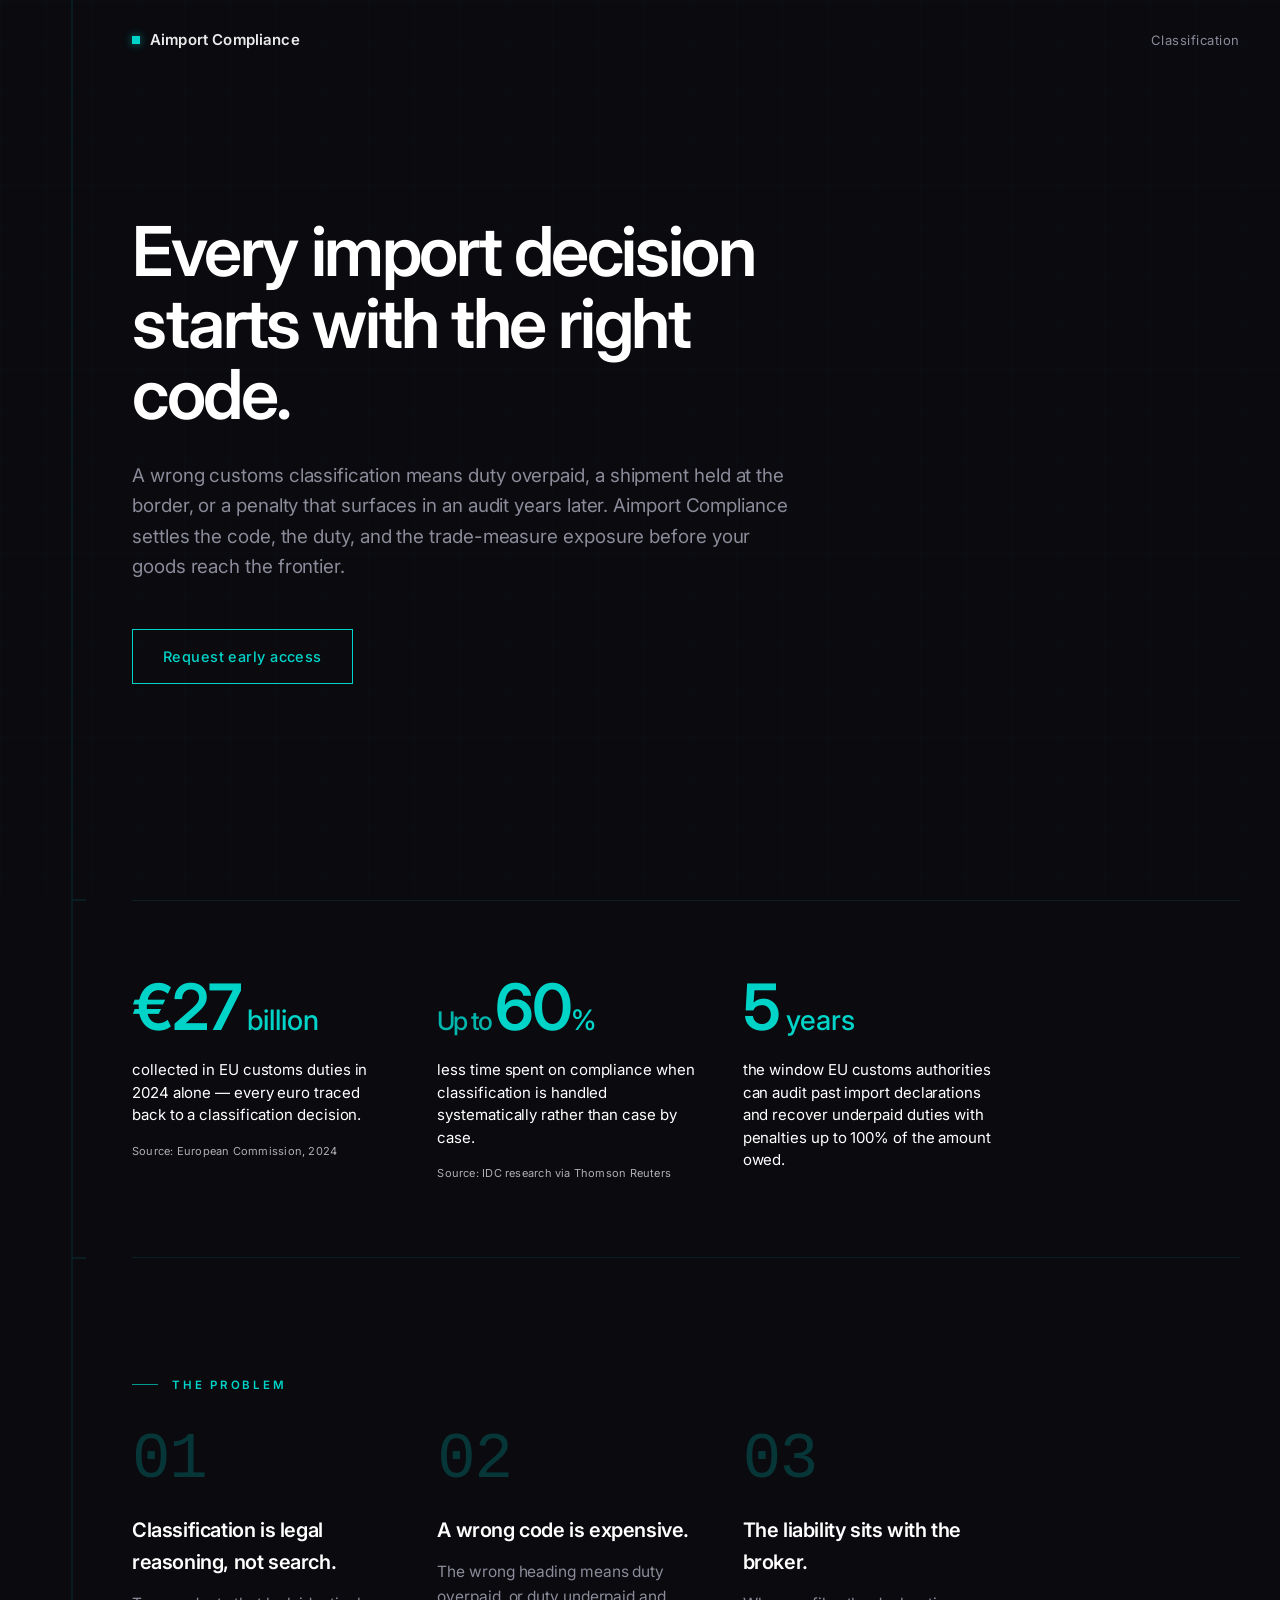
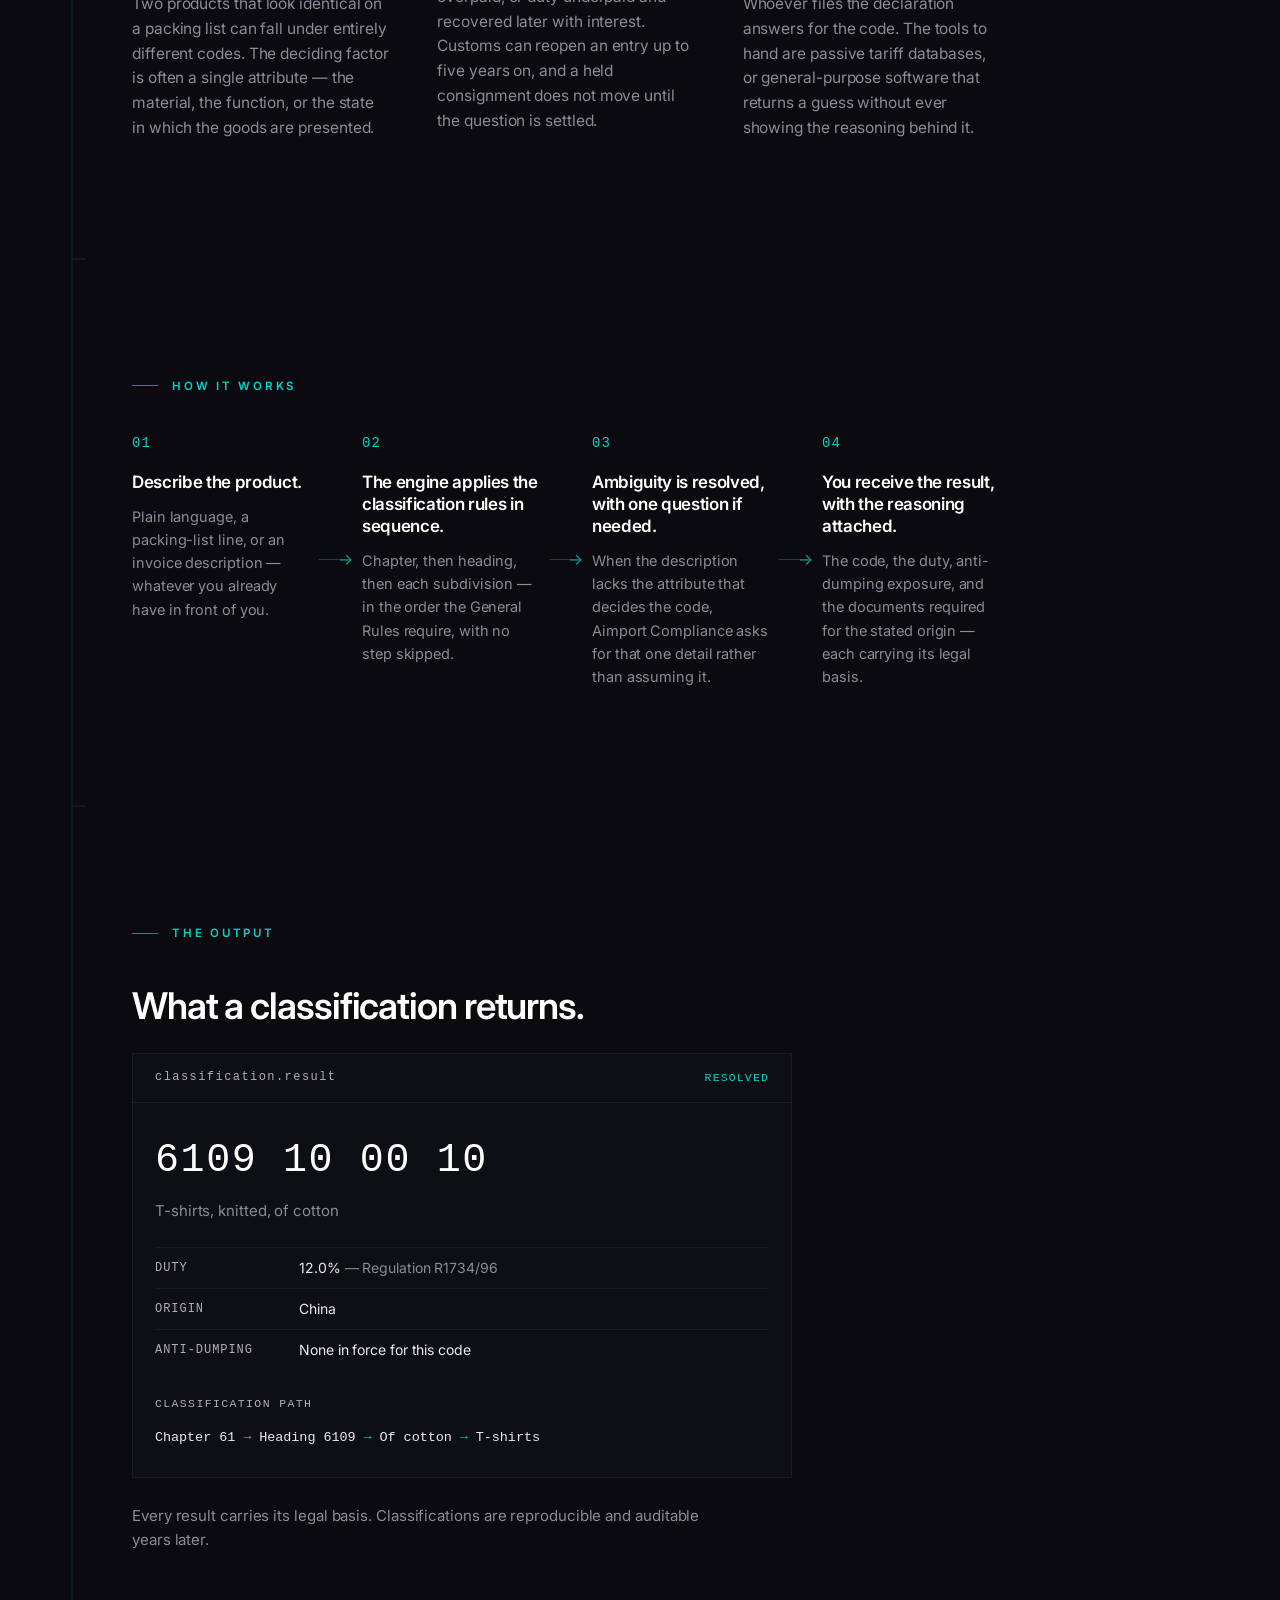
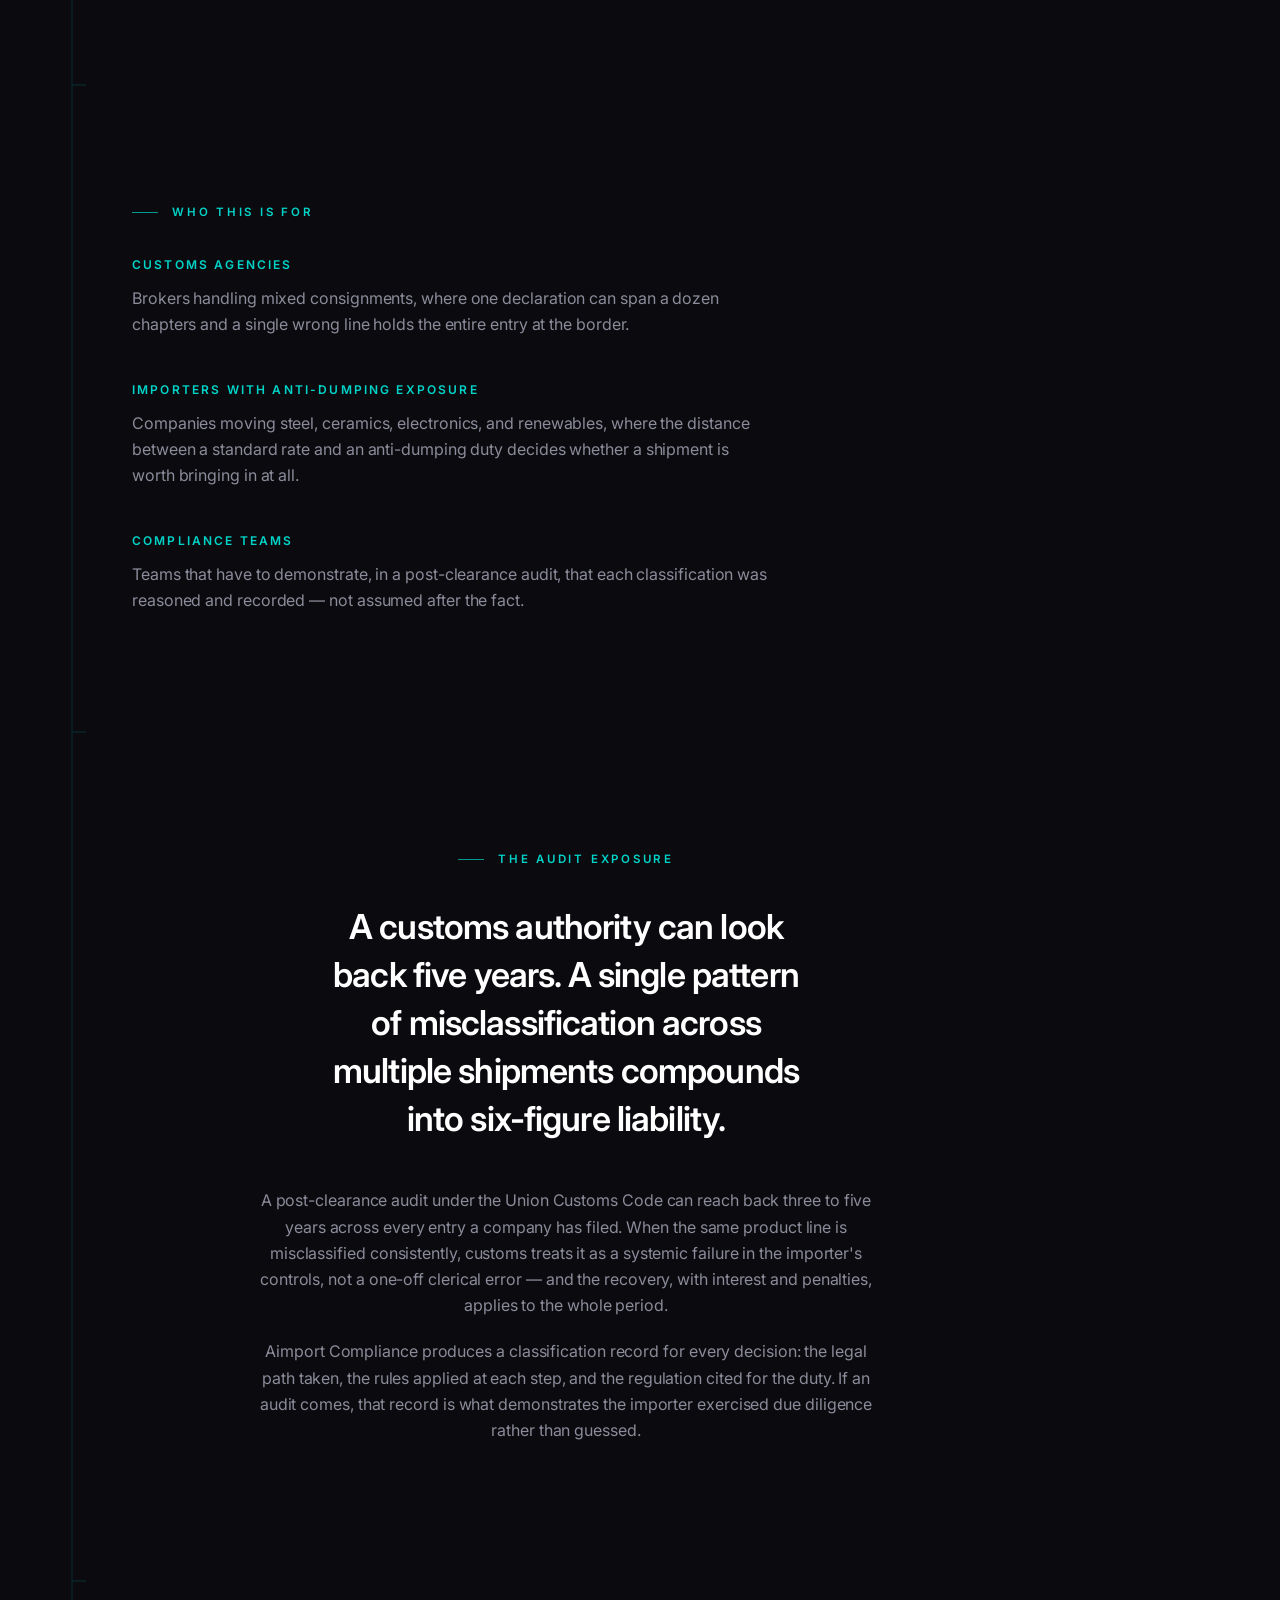
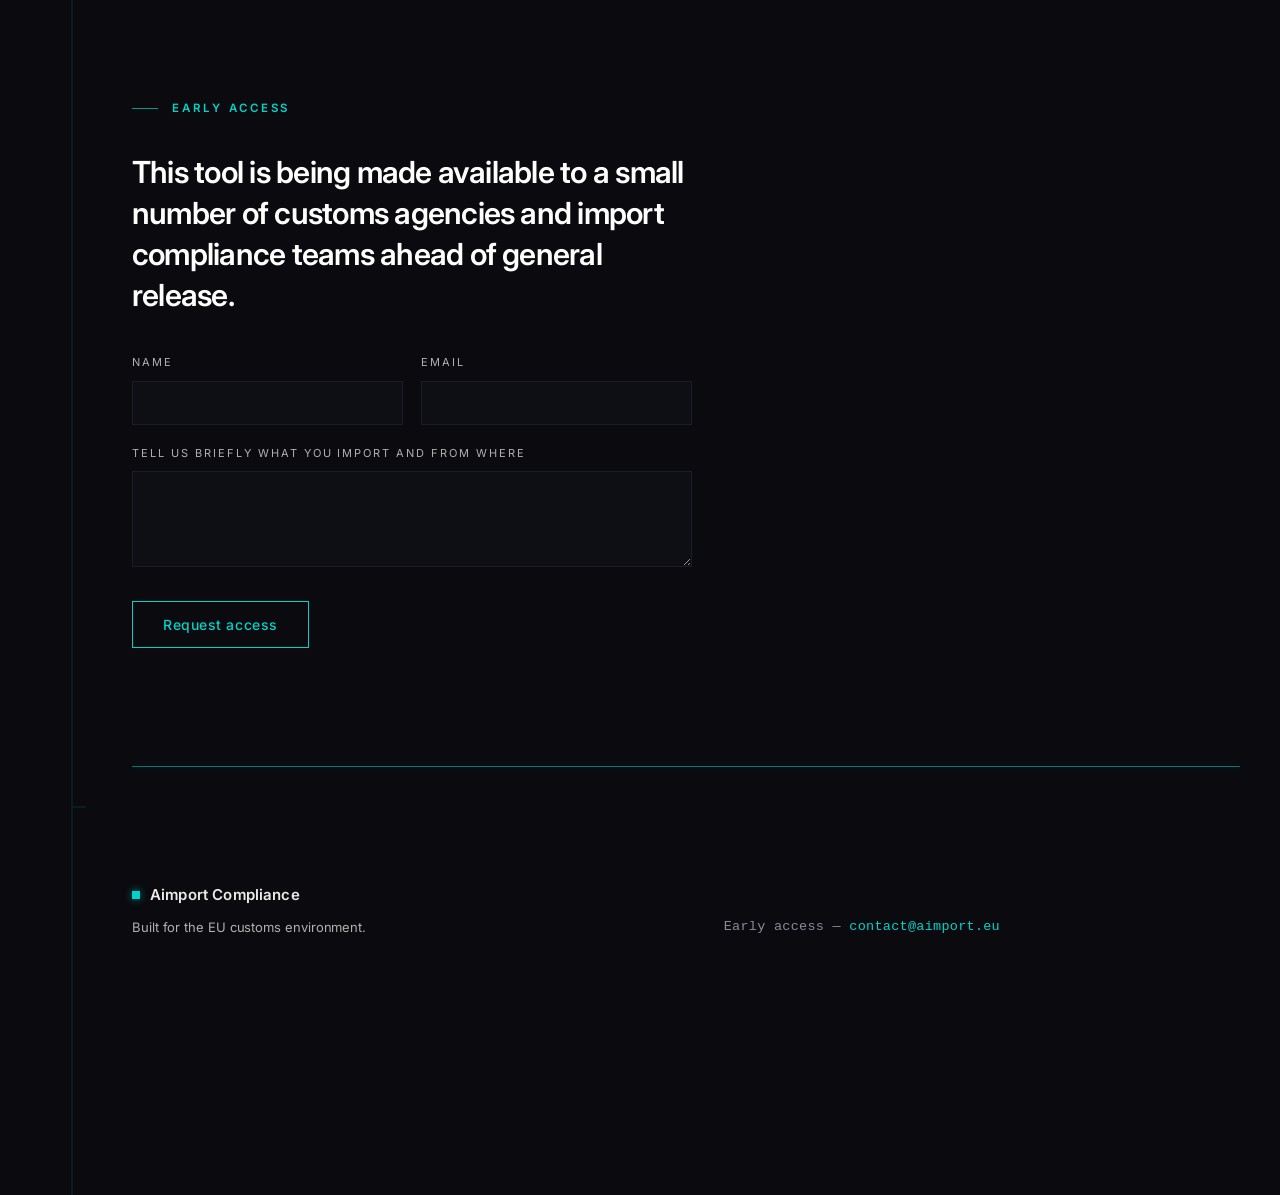
<file: legacy/landing-dark.html>
<!DOCTYPE html>
<html lang="en">
<head>
<meta charset="utf-8">
<meta name="viewport" content="width=device-width, initial-scale=1">
<title>Aimport Compliance — EU customs classification</title>
<meta name="description" content="Aimport Compliance settles the customs code, duty, and trade-measure exposure before goods reach the EU border — with the legal reasoning attached.">
<link rel="preconnect" href="https://fonts.googleapis.com">
<link rel="preconnect" href="https://fonts.gstatic.com" crossorigin>
<link href="https://fonts.googleapis.com/css2?family=Inter:wght@400;500;600;700&display=swap" rel="stylesheet">
<style>
  :root{
    --bg:#0a0a0f;
    --panel:#0e0e15;
    --panel-2:#11111a;
    --line:#1c1c26;
    --text:#eaeaea;
    --muted:#8b8b9a;
    --faint:#b0b0b0;
    --accent:#00d4c8;
    --accent-dim:rgba(0,212,200,.14);
    --mono:ui-monospace,"SF Mono",SFMono-Regular,Menlo,Consolas,"Liberation Mono",monospace;
  }
  *{box-sizing:border-box}
  html{scroll-behavior:smooth}
  body{
    margin:0;background:var(--bg);color:var(--text);
    font-family:Inter,system-ui,-apple-system,Segoe UI,Roboto,sans-serif;
    font-weight:400;line-height:1.6;letter-spacing:-0.005em;
    -webkit-font-smoothing:antialiased;position:relative;overflow-x:hidden;
  }
  ::selection{background:rgba(0,212,200,.22);color:#fff}
  a{color:inherit}

  /* ---- layout: left-aligned, spine lives in the left gutter ---- */
  .wrap{max-width:1040px;margin:0;padding:0 40px 0 132px;position:relative;z-index:2}
  section{padding:118px 0;position:relative}
  .hero{min-height:100vh;display:flex;flex-direction:column;justify-content:center;
        padding-top:96px;padding-bottom:96px}

  /* ---- the SVG spine ---- */
  .spine{position:absolute;top:0;left:48px;width:50px;z-index:5;pointer-events:none;overflow:visible}
  .spine .track{fill:none;stroke:rgba(0,212,200,.13);stroke-width:1.4}
  .spine .thread{fill:none;stroke:var(--accent);stroke-width:1.7;stroke-linecap:round;
        filter:drop-shadow(0 0 3px rgba(0,212,200,.55));}

  /* ---- typography ---- */
  h1,h2,h3{font-weight:600;letter-spacing:-0.025em;margin:0}
  .label{font-size:11.5px;font-weight:600;text-transform:uppercase;letter-spacing:.24em;
         color:var(--accent);display:flex;align-items:center;gap:14px;margin:0 0 34px}
  .label::before{content:"";width:26px;height:1px;background:var(--accent);opacity:.7;display:block}

  .mark{display:inline-flex;align-items:center;gap:10px;font-weight:600;letter-spacing:.01em;
        font-size:15px;color:var(--text);text-decoration:none}
  .mark .sq{width:8px;height:8px;background:var(--accent);display:block;
            box-shadow:0 0 8px rgba(0,212,200,.6)}

  /* ---- top bar / nav ---- */
  .topbar{position:absolute;top:0;left:0;right:0;z-index:6;display:flex;
          align-items:center;justify-content:space-between;padding:28px 40px 0 132px}
  .topbar nav{display:flex;gap:28px;align-items:center}
  .topbar nav a{color:var(--muted);text-decoration:none;font-size:13px;letter-spacing:.04em;
                transition:color .18s}
  .topbar nav a:hover{color:var(--accent)}

  /* ---- hero ---- */
  .hero h1{font-size:clamp(2.3rem,5.6vw,4.3rem);line-height:1.04;color:#fff;
           max-width:15ch;font-weight:600;letter-spacing:-0.035em}
  .hero p.sub{margin:30px 0 0;color:var(--muted);font-size:clamp(1rem,1.5vw,1.18rem);
              max-width:56ch;line-height:1.62}
  .cta{display:inline-block;margin-top:46px;color:var(--accent);
       border:1px solid var(--accent);background:transparent;border-radius:0;
       padding:15px 30px;font-size:14.5px;font-weight:500;letter-spacing:.03em;
       text-decoration:none;transition:background .18s ease,color .18s ease}
  .cta:hover{background:var(--accent-dim);color:#7df6ee}

  .hero-grid{position:absolute;inset:0;width:100%;height:100%;z-index:0;pointer-events:none}
  .hero-grid text{font-family:var(--mono);font-size:13px;fill:var(--accent);opacity:0;
                  animation:gridfade var(--d,9s) ease-in-out infinite;animation-delay:var(--dl,0s)}
  @keyframes gridfade{0%,100%{opacity:0}45%,55%{opacity:.17}}
  .hero .wrap-inner{position:relative;z-index:1}

  /* ---- stats ---- */
  .stats{padding:0}
  .stats .rule{height:1px;background:var(--accent);opacity:.1;margin:0 40px 0 132px}
  .stats .grid{display:grid;grid-template-columns:repeat(3,1fr);gap:48px;padding:74px 0}
  .stat .num{font-size:clamp(2.6rem,5vw,64px);font-weight:600;color:var(--accent);
             letter-spacing:-0.03em;line-height:1;margin-bottom:20px}
  .stat .num .u{font-size:.44em;font-weight:500;letter-spacing:0}
  .stat .num .q{font-size:.4em;font-weight:500;opacity:.85}
  .stat .lab{color:#fff;font-size:15px;line-height:1.5;max-width:34ch}
  .stat .src{color:var(--faint);font-size:11px;margin-top:16px;letter-spacing:.02em}

  /* ---- problem ---- */
  .cols{display:grid;grid-template-columns:repeat(3,1fr);gap:48px}
  .col .bignum{font-family:var(--mono);font-size:64px;line-height:1;font-weight:400;
               color:var(--accent);opacity:.22;letter-spacing:-0.02em;margin-bottom:22px}
  .col h3{font-size:20px;color:#fff;margin-bottom:14px;letter-spacing:-0.02em}
  .col p{color:var(--muted);font-size:15.5px;margin:0}

  /* ---- how it works ---- */
  .steps{display:flex;align-items:stretch;gap:8px;margin-top:8px}
  .step{flex:1;min-width:0}
  .step-n{font-family:var(--mono);font-size:14px;color:var(--accent);letter-spacing:.08em}
  .step h3{font-size:17px;color:#fff;margin:16px 0 12px;line-height:1.3;letter-spacing:-0.02em}
  .step p{color:var(--muted);font-size:14.5px;margin:0}
  .arrow{display:flex;align-items:center;justify-content:center;color:var(--accent);
         font-size:16px;opacity:.75;padding-top:2px;flex:0 0 36px}
  .arrow::before{content:"";width:22px;height:1px;background:rgba(0,212,200,.4);
                 display:block;margin-right:-3px}

  /* ---- output card ---- */
  .card{background:var(--panel);border:1px solid var(--line);max-width:660px}
  .card .head{display:flex;align-items:center;justify-content:space-between;
              padding:14px 22px;border-bottom:1px solid var(--line)}
  .card .head .t{font-family:var(--mono);font-size:12px;color:var(--faint);letter-spacing:.12em}
  .card .head .ok{font-family:var(--mono);font-size:11.5px;color:var(--accent);letter-spacing:.1em}
  .card .body{padding:26px 22px}
  .card .code{font-family:var(--mono);font-size:clamp(1.7rem,4vw,2.5rem);color:#fff;
              letter-spacing:.04em;margin-bottom:6px}
  .card .desc{color:var(--muted);font-size:15px;margin-bottom:24px}
  .row{display:grid;grid-template-columns:130px 1fr;gap:14px;padding:9px 0;
       border-top:1px solid var(--line);font-size:14px}
  .row .k{color:var(--faint);font-family:var(--mono);font-size:12px;letter-spacing:.08em;
          text-transform:uppercase;padding-top:2px}
  .row .v{color:var(--text)}
  .row .v .reg{color:var(--muted)}
  .pathlbl{font-family:var(--mono);font-size:11.5px;color:var(--faint);letter-spacing:.12em;
           text-transform:uppercase;margin:24px 0 12px}
  .cpath{font-family:var(--mono);font-size:13.5px;color:var(--text);line-height:1.9}
  .cpath .sep{color:var(--accent);padding:0 8px}
  .undercard{color:var(--muted);font-size:15px;margin-top:26px;max-width:600px}

  /* ---- who this is for ---- */
  .who-item{max-width:640px;margin-bottom:42px}
  .who-item:last-child{margin-bottom:0}
  .who-item .k{font-size:12px;font-weight:600;text-transform:uppercase;letter-spacing:.18em;
               color:var(--accent);margin-bottom:12px}
  .who-item p{margin:0;color:var(--muted);font-size:16px;line-height:1.62}

  h2.sec-title{font-size:clamp(1.6rem,3.2vw,2.3rem);color:#fff;max-width:20ch;
               margin-bottom:18px;letter-spacing:-0.03em}
  .sec-lede{color:var(--muted);max-width:54ch;font-size:16px;margin:0 0 56px}

  /* ---- audit exposure (centred pull-quote) ---- */
  .audit{text-align:center}
  .audit .pq{font-size:clamp(1.5rem,3.1vw,2.15rem);color:#fff;font-weight:600;line-height:1.4;
             letter-spacing:-0.025em;max-width:22ch;margin:0 auto 44px}
  .audit .pp{color:var(--muted);font-size:16px;max-width:62ch;margin:0 auto 20px;line-height:1.64}

  /* ---- early access form ---- */
  .ea h2{font-size:clamp(1.4rem,2.6vw,1.9rem);color:#fff;max-width:30ch;line-height:1.35;
         letter-spacing:-0.025em;margin-bottom:8px}
  .ea form{max-width:560px;margin-top:38px}
  .ea .field{margin-bottom:20px}
  .ea .row2{display:flex;gap:18px}
  .ea .row2 .field{flex:1}
  .ea label{display:block;font-size:11px;letter-spacing:.18em;text-transform:uppercase;
            color:var(--faint);margin-bottom:9px}
  .ea input,.ea textarea{width:100%;background:var(--panel);border:1px solid var(--line);
            color:var(--text);font-family:var(--mono);font-size:14px;padding:13px 15px;
            border-radius:0;outline:none;transition:border-color .18s}
  .ea input::placeholder,.ea textarea::placeholder{color:#8a8a8a}
  .ea input:focus,.ea textarea:focus{border-color:var(--accent)}
  .ea textarea{min-height:96px;resize:vertical;line-height:1.5}
  .ea button{margin-top:6px;background:transparent;border:1px solid var(--accent);color:var(--accent);
             border-radius:0;padding:14px 30px;font-size:14px;letter-spacing:.04em;cursor:pointer;
             font-family:Inter;font-weight:500;transition:background .18s}
  .ea button:hover{background:var(--accent-dim)}
  .ea button:disabled{opacity:.45;cursor:default}
  .ea .confirm{display:none;color:var(--accent);font-size:14px;margin-top:20px;font-family:var(--mono)}
  .ea .err{display:none;color:#c2607a;font-size:13px;margin-top:14px}

  /* ---- footer ---- */
  footer{position:relative;z-index:2;padding:40px 0 56px;margin-top:40px}
  .footrule{height:1px;background:var(--accent);opacity:.55;margin:0 40px 0 132px;
            box-shadow:0 0 8px rgba(0,212,200,.4)}
  .footin{max-width:1040px;padding:34px 40px 0 132px;display:flex;
          align-items:flex-end;justify-content:space-between;gap:24px;flex-wrap:wrap}
  .footin .tag{color:var(--faint);font-size:13px;margin-top:10px}
  .footin .contact{color:var(--muted);font-size:13.5px;font-family:var(--mono);letter-spacing:.02em}
  .footin .contact a{color:var(--accent);text-decoration:none}

  /* ---- responsive ---- */
  @media (max-width:860px){
    .cols{grid-template-columns:1fr;gap:44px}
    .stats .grid{grid-template-columns:1fr;gap:48px;padding:56px 0}
    .steps{flex-direction:column;gap:4px}
    .step{display:flex;flex-direction:column}
    .arrow{flex:0 0 34px;height:34px;transform:rotate(90deg);justify-content:flex-start;margin-left:2px}
    .ea .row2{flex-direction:column;gap:0}
  }
  @media (max-width:680px){
    .wrap{padding:0 22px 0 54px}
    .topbar{left:0;padding:24px 22px 0 54px}
    .spine{left:12px;width:40px}
    section{padding:84px 0}
    .stats .rule{margin:0 22px 0 54px}
    .footrule{margin:0 22px 0 54px}
    .footin{padding:30px 22px 0 54px}
    .row{grid-template-columns:104px 1fr}
  }
  @media (prefers-reduced-motion:reduce){
    html{scroll-behavior:auto}
    .hero-grid text{animation:none;opacity:.1}
    .spine .thread{stroke-dasharray:none!important;stroke-dashoffset:0!important}
  }
</style>
</head>
<body>

<!-- ===== the SVG spine (drawn progressively on scroll) ===== -->
<svg class="spine" id="spine" aria-hidden="true" preserveAspectRatio="none">
  <path class="track"  id="spineTrack"></path>
  <path class="thread" id="spineThread"></path>
</svg>

<!-- ===== top bar ===== -->
<div class="topbar">
  <a class="mark" href="/"><span class="sq"></span>Aimport Compliance</a>
  <nav><a href="/classify">Classification</a></nav>
</div>

<!-- ===== HERO ===== -->
<section class="hero" data-node>
  <svg class="hero-grid" id="heroGrid" aria-hidden="true">
    <defs>
      <pattern id="grid" width="46" height="46" patternUnits="userSpaceOnUse">
        <path d="M 46 0 L 0 0 0 46" fill="none" stroke="#00d4c8" stroke-width="0.5" opacity="0.05"/>
      </pattern>
    </defs>
    <rect width="100%" height="100%" fill="url(#grid)"></rect>
    <text x="184" y="162" style="--d:9s;--dl:0s">6109 10 00 10</text>
    <text x="552" y="116" style="--d:11s;--dl:2.4s">8517 62 00 00</text>
    <text x="300" y="430" style="--d:10s;--dl:5s">7308 90 98 90</text>
    <text x="690" y="350" style="--d:12s;--dl:1.2s">6907 21 00 00</text>
    <text x="138" y="540" style="--d:9.5s;--dl:3.6s">0901 21 00 00</text>
    <text x="486" y="600" style="--d:11.5s;--dl:6.2s">7606 12 92 00</text>
  </svg>
  <div class="wrap wrap-inner" style="padding-top:0;padding-bottom:0">
    <h1>Every import decision starts with the right code.</h1>
    <p class="sub">A wrong customs classification means duty overpaid, a shipment held at the
      border, or a penalty that surfaces in an audit years later. Aimport Compliance settles the
      code, the duty, and the trade-measure exposure before your goods reach the frontier.</p>
    <a class="cta" href="#early-access">Request early access</a>
  </div>
</section>

<!-- ===== STATS ===== -->
<section class="stats" data-node>
  <div class="rule"></div>
  <div class="wrap">
    <div class="grid">
      <div class="stat">
        <div class="num"><span class="amt" data-prefix="€" data-target="27">€0</span><span class="u"> billion</span></div>
        <div class="lab">collected in EU customs duties in 2024 alone — every euro traced back to a classification decision.</div>
        <div class="src">Source: European Commission, 2024</div>
      </div>
      <div class="stat">
        <div class="num"><span class="q">Up to </span><span class="amt" data-target="60">0</span><span class="u">%</span></div>
        <div class="lab">less time spent on compliance when classification is handled systematically rather than case by case.</div>
        <div class="src">Source: IDC research via Thomson Reuters</div>
      </div>
      <div class="stat">
        <div class="num"><span class="amt" data-target="5">0</span><span class="u"> years</span></div>
        <div class="lab">the window EU customs authorities can audit past import declarations and recover underpaid duties with penalties up to 100% of the amount owed.</div>
      </div>
    </div>
  </div>
  <div class="rule"></div>
</section>

<!-- ===== THE PROBLEM ===== -->
<section data-node>
  <div class="wrap">
    <div class="label">The problem</div>
    <div class="cols">
      <div class="col">
        <div class="bignum">01</div>
        <h3>Classification is legal reasoning, not search.</h3>
        <p>Two products that look identical on a packing list can fall under entirely different
          codes. The deciding factor is often a single attribute — the material, the function,
          or the state in which the goods are presented.</p>
      </div>
      <div class="col">
        <div class="bignum">02</div>
        <h3>A wrong code is expensive.</h3>
        <p>The wrong heading means duty overpaid, or duty underpaid and recovered later with
          interest. Customs can reopen an entry up to five years on, and a held consignment
          does not move until the question is settled.</p>
      </div>
      <div class="col">
        <div class="bignum">03</div>
        <h3>The liability sits with the broker.</h3>
        <p>Whoever files the declaration answers for the code. The tools to hand are passive
          tariff databases, or general-purpose software that returns a guess without ever
          showing the reasoning behind it.</p>
      </div>
    </div>
  </div>
</section>

<!-- ===== HOW IT WORKS ===== -->
<section data-node>
  <div class="wrap">
    <div class="label">How it works</div>
    <div class="steps">
      <div class="step">
        <span class="step-n">01</span>
        <h3>Describe the product.</h3>
        <p>Plain language, a packing-list line, or an invoice description — whatever you
          already have in front of you.</p>
      </div>
      <div class="arrow">→</div>
      <div class="step">
        <span class="step-n">02</span>
        <h3>The engine applies the classification rules in sequence.</h3>
        <p>Chapter, then heading, then each subdivision — in the order the General Rules
          require, with no step skipped.</p>
      </div>
      <div class="arrow">→</div>
      <div class="step">
        <span class="step-n">03</span>
        <h3>Ambiguity is resolved, with one question if needed.</h3>
        <p>When the description lacks the attribute that decides the code, Aimport Compliance
          asks for that one detail rather than assuming it.</p>
      </div>
      <div class="arrow">→</div>
      <div class="step">
        <span class="step-n">04</span>
        <h3>You receive the result, with the reasoning attached.</h3>
        <p>The code, the duty, anti-dumping exposure, and the documents required for the
          stated origin — each carrying its legal basis.</p>
      </div>
    </div>
  </div>
</section>

<!-- ===== THE OUTPUT ===== -->
<section data-node>
  <div class="wrap">
    <div class="label">The output</div>
    <h2 class="sec-title">What a classification returns.</h2>
    <div class="card">
      <div class="head">
        <span class="t">classification.result</span>
        <span class="ok">RESOLVED</span>
      </div>
      <div class="body">
        <div class="code">6109 10 00 10</div>
        <div class="desc">T-shirts, knitted, of cotton</div>
        <div class="row"><div class="k">Duty</div>
          <div class="v">12.0% <span class="reg">— Regulation R1734/96</span></div></div>
        <div class="row"><div class="k">Origin</div><div class="v">China</div></div>
        <div class="row"><div class="k">Anti-dumping</div><div class="v">None in force for this code</div></div>
        <div class="pathlbl">Classification path</div>
        <div class="cpath">Chapter 61<span class="sep">→</span>Heading 6109<span class="sep">→</span>Of cotton<span class="sep">→</span>T-shirts</div>
      </div>
    </div>
    <p class="undercard">Every result carries its legal basis. Classifications are reproducible
      and auditable years later.</p>
  </div>
</section>

<!-- ===== WHO THIS IS FOR ===== -->
<section data-node>
  <div class="wrap">
    <div class="label">Who this is for</div>
    <div class="who-item">
      <div class="k">Customs agencies</div>
      <p>Brokers handling mixed consignments, where one declaration can span a dozen chapters
        and a single wrong line holds the entire entry at the border.</p>
    </div>
    <div class="who-item">
      <div class="k">Importers with anti-dumping exposure</div>
      <p>Companies moving steel, ceramics, electronics, and renewables, where the distance
        between a standard rate and an anti-dumping duty decides whether a shipment is worth
        bringing in at all.</p>
    </div>
    <div class="who-item">
      <div class="k">Compliance teams</div>
      <p>Teams that have to demonstrate, in a post-clearance audit, that each classification was
        reasoned and recorded — not assumed after the fact.</p>
    </div>
  </div>
</section>

<!-- ===== THE AUDIT EXPOSURE ===== -->
<section data-node>
  <div class="wrap">
    <div class="audit">
      <div class="label" style="justify-content:center">The audit exposure</div>
      <div class="pq">A customs authority can look back five years. A single pattern of
        misclassification across multiple shipments compounds into six-figure liability.</div>
      <p class="pp">A post-clearance audit under the Union Customs Code can reach back three to
        five years across every entry a company has filed. When the same product line is
        misclassified consistently, customs treats it as a systemic failure in the importer's
        controls, not a one-off clerical error — and the recovery, with interest and penalties,
        applies to the whole period.</p>
      <p class="pp">Aimport Compliance produces a classification record for every decision: the
        legal path taken, the rules applied at each step, and the regulation cited for the duty.
        If an audit comes, that record is what demonstrates the importer exercised due diligence
        rather than guessed.</p>
    </div>
  </div>
</section>

<!-- ===== EARLY ACCESS ===== -->
<section class="ea" id="early-access" data-node>
  <div class="wrap">
    <div class="label">Early access</div>
    <h2>This tool is being made available to a small number of customs agencies and import
      compliance teams ahead of general release.</h2>
    <form id="eaForm" novalidate>
      <div class="row2">
        <div class="field">
          <label for="ea-name">Name</label>
          <input id="ea-name" name="name" type="text" autocomplete="name" placeholder="">
        </div>
        <div class="field">
          <label for="ea-email">Email</label>
          <input id="ea-email" name="email" type="email" autocomplete="email" placeholder="">
        </div>
      </div>
      <div class="field">
        <label for="ea-what">Tell us briefly what you import and from where</label>
        <textarea id="ea-what" name="what" placeholder=""></textarea>
      </div>
      <button type="submit">Request access</button>
      <div class="err" id="eaErr"></div>
      <div class="confirm" id="eaOk">Noted. We will be in touch within a few working days.</div>
    </form>
  </div>
</section>

<!-- ===== FOOTER ===== -->
<div class="footrule"></div>
<footer data-node>
  <div class="footin">
    <div>
      <span class="mark"><span class="sq"></span>Aimport Compliance</span>
      <div class="tag">Built for the EU customs environment.</div>
    </div>
    <div class="contact">Early access — <a href="mailto:contact@aimport.eu">contact@aimport.eu</a></div>
  </div>
</footer>

<script>
(function(){
  /* ---------- the scroll-drawn spine ---------- */
  var svg = document.getElementById('spine');
  var track = document.getElementById('spineTrack');
  var thread = document.getElementById('spineThread');
  var X = 24, len = 0, ticking = false;

  function docHeight(){
    return Math.max(document.body.scrollHeight, document.documentElement.scrollHeight,
                    document.body.offsetHeight, document.documentElement.offsetHeight);
  }
  function build(){
    var H = docHeight();
    svg.setAttribute('viewBox', '0 0 50 ' + H);
    svg.setAttribute('height', H); svg.style.height = H + 'px';
    var nodes = Array.prototype.slice.call(document.querySelectorAll('[data-node]'));
    var d = 'M ' + X + ' 0';
    nodes.forEach(function(el){
      var y = Math.round(el.getBoundingClientRect().top + window.pageYOffset);
      if(y > 24 && y < H - 24){
        d += ' L ' + X + ' ' + (y - 9) + ' L ' + X + ' ' + y +
             ' L ' + (X + 14) + ' ' + y + ' L ' + X + ' ' + y + ' L ' + X + ' ' + (y + 9);
      }
    });
    d += ' L ' + X + ' ' + H;
    track.setAttribute('d', d); thread.setAttribute('d', d);
    len = thread.getTotalLength();
    thread.style.strokeDasharray = len; update();
  }
  function update(){
    var scrollable = docHeight() - window.innerHeight;
    var p = scrollable > 0 ? window.pageYOffset / scrollable : 0;
    p = p < 0 ? 0 : p > 1 ? 1 : p;
    thread.style.strokeDashoffset = len * (1 - p);
  }
  function onScroll(){ if(!ticking){ ticking = true;
    requestAnimationFrame(function(){ update(); ticking = false; }); } }
  var rt; function onResize(){ clearTimeout(rt); rt = setTimeout(build, 160); }
  window.addEventListener('scroll', onScroll, {passive:true});
  window.addEventListener('resize', onResize);
  window.addEventListener('load', build);
  if(document.fonts && document.fonts.ready){ document.fonts.ready.then(build); }
  build();

  /* ---------- stat counters (count up when in view) ---------- */
  function ease(t){ return 1 - Math.pow(1 - t, 3); }       // easeOutCubic
  function animateCount(el){
    var target = parseFloat(el.getAttribute('data-target'));
    var prefix = el.getAttribute('data-prefix') || '';
    var dur = 1500, start = null;
    function step(ts){
      if(start === null) start = ts;
      var p = Math.min(1, (ts - start) / dur);
      el.textContent = prefix + Math.round(ease(p) * target);
      if(p < 1) requestAnimationFrame(step); else el.textContent = prefix + target;
    }
    requestAnimationFrame(step);
  }
  if('IntersectionObserver' in window){
    var statObs = new IntersectionObserver(function(entries){
      entries.forEach(function(e){
        if(e.isIntersecting){
          var amts = e.target.querySelectorAll('.amt');
          for(var i=0;i<amts.length;i++) animateCount(amts[i]);
          statObs.unobserve(e.target);
        }
      });
    }, {threshold: 0.4});
    var statsEl = document.querySelector('.stats');
    if(statsEl) statObs.observe(statsEl);
  } else {
    document.querySelectorAll('.amt').forEach(function(el){
      el.textContent = (el.getAttribute('data-prefix')||'') + el.getAttribute('data-target');
    });
  }

  /* ---------- early-access form ---------- */
  var form = document.getElementById('eaForm');
  if(form){
    form.addEventListener('submit', function(ev){
      ev.preventDefault();
      var name = form.elements['name'].value.trim();
      var email = form.elements['email'].value.trim();
      var what = form.elements['what'].value.trim();
      var err = document.getElementById('eaErr');
      var ok = document.getElementById('eaOk');
      var emailOk = /^[^@\s]+@[^@\s]+\.[^@\s]+$/.test(email);
      var msg = !name ? 'Please enter your name.'
              : !emailOk ? 'Please enter a valid email address.'
              : !what ? 'Please tell us briefly what you import.' : '';
      if(msg){ err.textContent = msg; err.style.display = 'block'; ok.style.display = 'none'; return; }
      err.style.display = 'none';
      var fields = form.querySelectorAll('input,textarea,button');
      for(var i=0;i<fields.length;i++) fields[i].disabled = true;
      ok.style.display = 'block';
    });
  }
})();
</script>
</body>
</html>
</file>
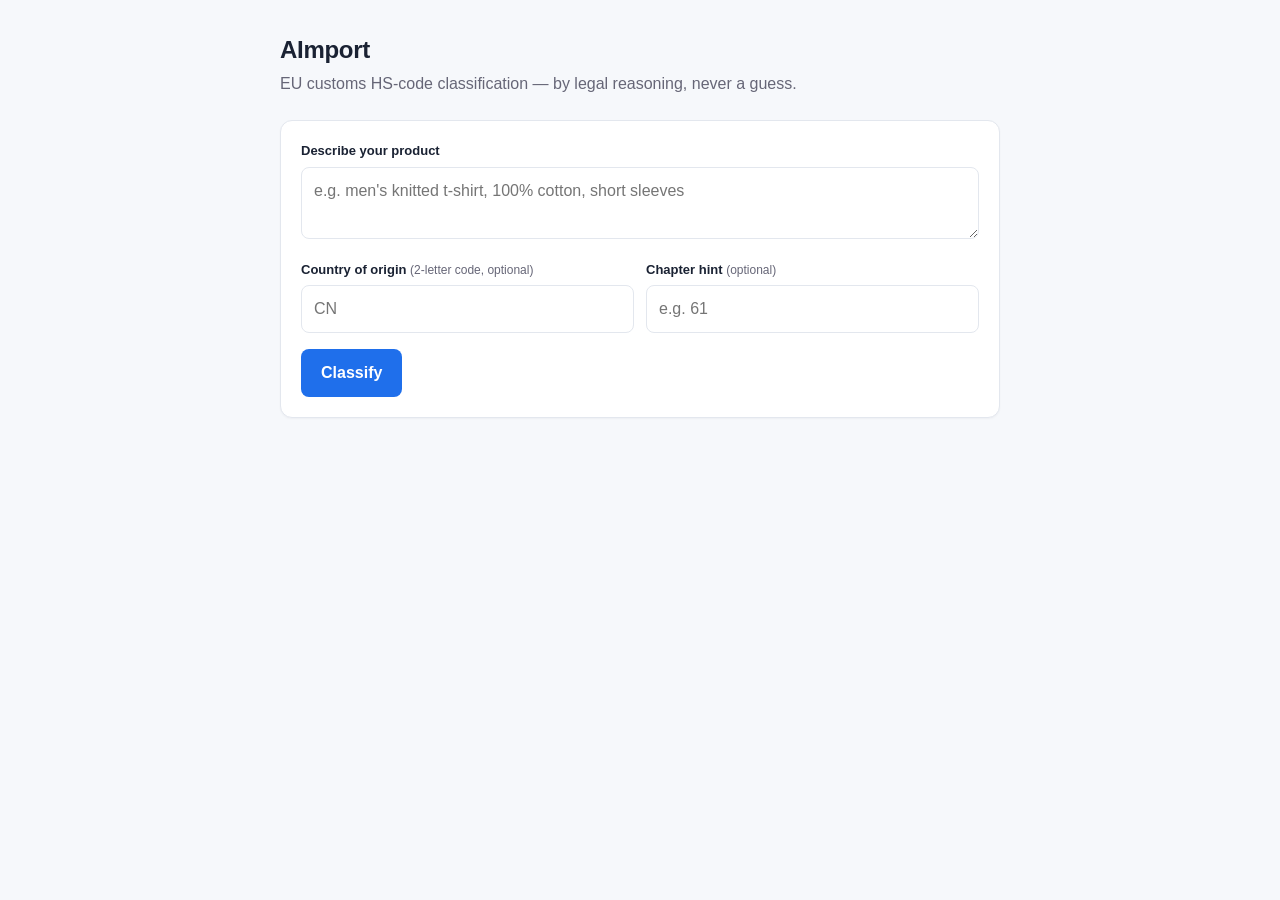
<file: legacy/server-index-orphan.html>
<!DOCTYPE html>
<html lang="en">
<head>
<meta charset="utf-8">
<meta name="viewport" content="width=device-width, initial-scale=1">
<title>AImport — EU Customs Classification</title>
<style>
  :root { --ink:#1a2233; --muted:#667; --line:#e3e7ee; --brand:#1f6feb;
          --ok:#127a3d; --warn:#b25b00; --bg:#f6f8fb; }
  * { box-sizing: border-box; }
  body { margin:0; font:16px/1.5 -apple-system,Segoe UI,Roboto,Helvetica,Arial,sans-serif;
         color:var(--ink); background:var(--bg); }
  .wrap { max-width:760px; margin:0 auto; padding:32px 20px 80px; }
  header h1 { margin:0 0 4px; font-size:24px; letter-spacing:-.3px; }
  header p { margin:0 0 24px; color:var(--muted); }
  .card { background:#fff; border:1px solid var(--line); border-radius:12px;
          padding:20px; box-shadow:0 1px 2px rgba(20,30,60,.04); margin-bottom:18px; }
  label { display:block; font-weight:600; font-size:13px; margin:0 0 6px; }
  textarea, input { width:100%; padding:11px 12px; border:1px solid var(--line);
          border-radius:8px; font:inherit; color:var(--ink); background:#fff; }
  textarea { resize:vertical; min-height:64px; }
  .row { display:flex; gap:12px; margin-top:14px; }
  .row > div { flex:1; }
  button { cursor:pointer; border:0; border-radius:8px; font:inherit; font-weight:600; }
  .primary { background:var(--brand); color:#fff; padding:12px 20px; margin-top:16px; }
  .primary:disabled { opacity:.5; cursor:default; }
  .hint { color:var(--muted); font-size:12px; font-weight:400; margin-top:4px; }
  .q-opt { display:block; border:1px solid var(--line); border-radius:8px;
           padding:12px 14px; margin:8px 0; cursor:pointer; background:#fff; }
  .q-opt:hover { border-color:var(--brand); }
  .q-opt input { width:auto; margin-right:10px; }
  .code { font-size:30px; font-weight:700; letter-spacing:.5px; color:var(--ink); }
  .badge { display:inline-block; font-size:12px; font-weight:700; padding:3px 9px;
           border-radius:999px; vertical-align:middle; margin-left:10px; }
  .badge.high { background:#e7f6ec; color:var(--ok); }
  .badge.review { background:#fff1e0; color:var(--warn); }
  .desc { color:var(--muted); margin:6px 0 16px; }
  pre { background:#0f1320; color:#d6e2ff; padding:14px 16px; border-radius:8px;
        overflow:auto; font-size:12.5px; line-height:1.45; }
  details { margin-top:14px; }
  summary { cursor:pointer; font-weight:600; color:var(--brand); }
  .muted { color:var(--muted); }
  .err { color:#b00020; }
  .spinner { display:inline-block; width:16px; height:16px; border:2px solid #cdd6e4;
             border-top-color:var(--brand); border-radius:50%; animation:spin .8s linear infinite;
             vertical-align:middle; margin-right:8px; }
  @keyframes spin { to { transform:rotate(360deg); } }
  .step { font-size:13px; color:var(--muted); padding:2px 0; }
  .step b { color:var(--ink); font-weight:600; }
</style>
</head>
<body>
<div class="wrap">
  <header>
    <h1>AImport</h1>
    <p>EU customs HS-code classification — by legal reasoning, never a guess.</p>
  </header>

  <div class="card">
    <label for="text">Describe your product</label>
    <textarea id="text" placeholder="e.g. men's knitted t-shirt, 100% cotton, short sleeves"></textarea>
    <div class="row">
      <div>
        <label for="origin">Country of origin <span class="hint">(2-letter code, optional)</span></label>
        <input id="origin" maxlength="2" placeholder="CN" style="text-transform:uppercase">
      </div>
      <div>
        <label for="hint">Chapter hint <span class="hint">(optional)</span></label>
        <input id="hint" placeholder="e.g. 61">
      </div>
    </div>
    <button id="go" class="primary">Classify</button>
  </div>

  <div id="out"></div>
</div>

<script>
const $ = id => document.getElementById(id);
const out = $("out");

function esc(s){ return (s||"").replace(/[&<>]/g, c => ({'&':'&amp;','<':'&lt;','>':'&gt;'}[c])); }
function loading(msg){ out.innerHTML = `<div class="card"><span class="spinner"></span>${esc(msg)}</div>`; }

async function post(url, body){
  const r = await fetch(url, {method:"POST", headers:{"content-type":"application/json"},
                              body: JSON.stringify(body)});
  return r.json();
}

$("go").onclick = async () => {
  const text = $("text").value.trim();
  if(!text){ out.innerHTML = `<div class="card err">Please describe the product first.</div>`; return; }
  loading("Reasoning through the legal classification…");
  try {
    const data = await post("/api/classify",
      {text, origin: $("origin").value.trim(), hint: $("hint").value.trim()});
    render(data);
  } catch(e){ out.innerHTML = `<div class="card err">Could not reach the engine: ${esc(""+e)}</div>`; }
};

function render(data){
  if(data.status === "needs_question") return renderQuestion(data);
  if(data.status === "classified")     return renderResult(data);
  if(data.status === "error")          { out.innerHTML = `<div class="card err">${esc(data.message)}</div>`; return; }
  // needs_review / other
  out.innerHTML = `<div class="card"><b>Needs expert review.</b>
     <p class="muted">${esc(data.message||"The engine will not guess past this point.")}</p>
     ${trailHTML(data.trail)}</div>`;
}

function renderQuestion(data){
  const q = data.question;
  const opts = q.options.map((o,i) => `
    <label class="q-opt">
      <input type="radio" name="qopt" value="${esc(o.id)}" ${i===0?"checked":""}>
      ${esc(o.text)}
    </label>`).join("");
  out.innerHTML = `<div class="card">
      <div style="font-weight:600;margin-bottom:6px">The AI needs one detail to continue</div>
      <p class="muted" style="margin-top:0">${esc(q.ask)}</p>
      ${opts}
      <button id="ans" class="primary">Continue</button>
    </div>`;
  $("ans").onclick = async () => {
    const picked = document.querySelector('input[name="qopt"]:checked');
    if(!picked) return;
    loading("Applying your answer and continuing the descent…");
    try {
      const next = await post("/api/answer",
        {session_id: data.session_id, sig: data.sig, choice: picked.value});
      render(next);
    } catch(e){ out.innerHTML = `<div class="card err">Could not reach the engine: ${esc(""+e)}</div>`; }
  };
}

function renderResult(data){
  const cls = data.confidence === "high" ? "high" : "review";
  const label = data.confidence === "high" ? "high confidence" : (data.confidence||"review");
  out.innerHTML = `<div class="card">
      <div><span class="code">${esc(data.code_spaced)}</span>
           <span class="badge ${cls}">${esc(label)}</span></div>
      <div class="desc">${esc(data.description)}</div>
      ${data.hint_conflict ? `<p class="err">Note: your chapter hint conflicted with the
          legal evidence; the engine kept the evidence-based path — please verify.</p>` : ""}
      <label>Duties &amp; measures</label>
      <pre>${esc(data.duty_text)}</pre>
      ${trailHTML(data.trail)}
    </div>`;
}

function trailHTML(trail){
  if(!trail || !trail.length) return "";
  const steps = trail.map(s => `<div class="step"><b>${esc(s.gri)}</b> · ${esc(s.action)}`
      + (s.chosen ? ` → <b>${esc(s.chosen)}</b>` : "")
      + (s.note ? ` <span class="muted">(${esc(s.note)})</span>` : "")
      + `</div>`).join("");
  return `<details><summary>Show legal audit trail (${trail.length} steps)</summary>
            <div style="margin-top:8px">${steps}</div></details>`;
}
</script>
</body>
</html>
</file>
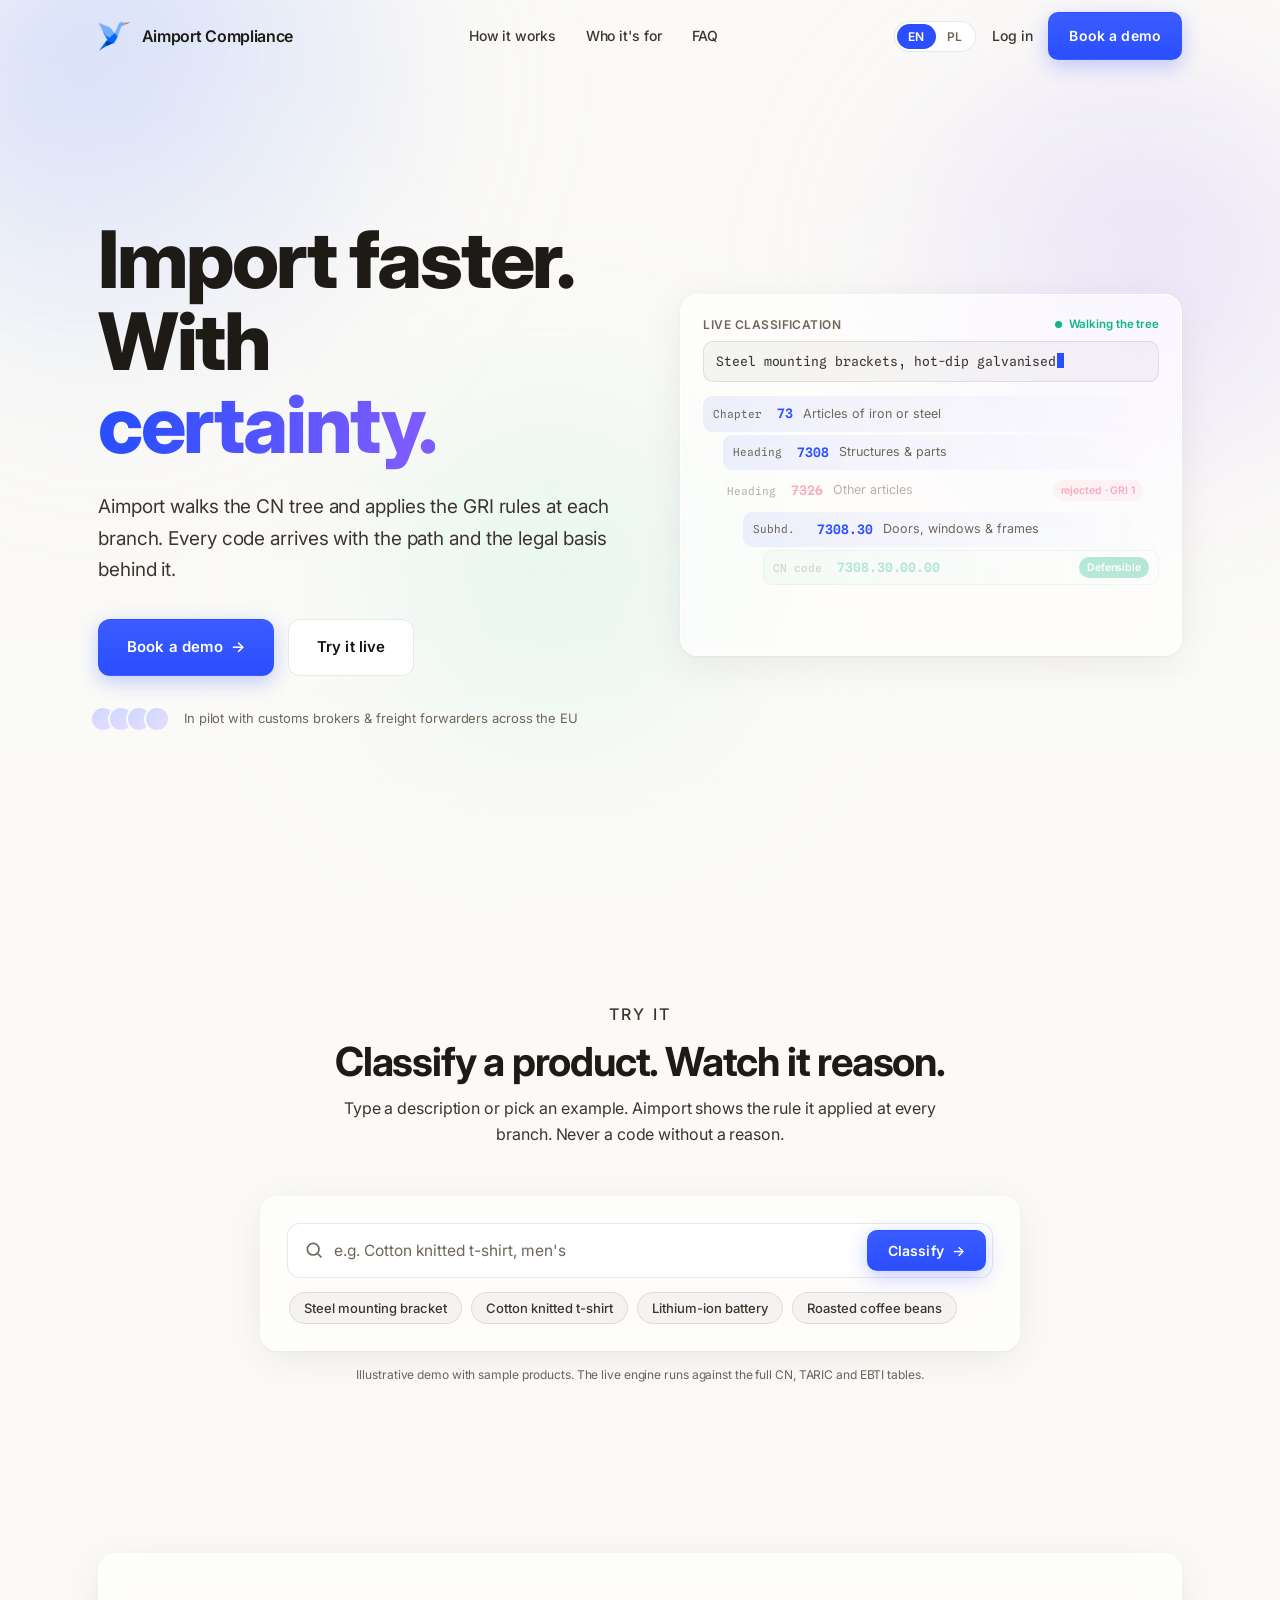
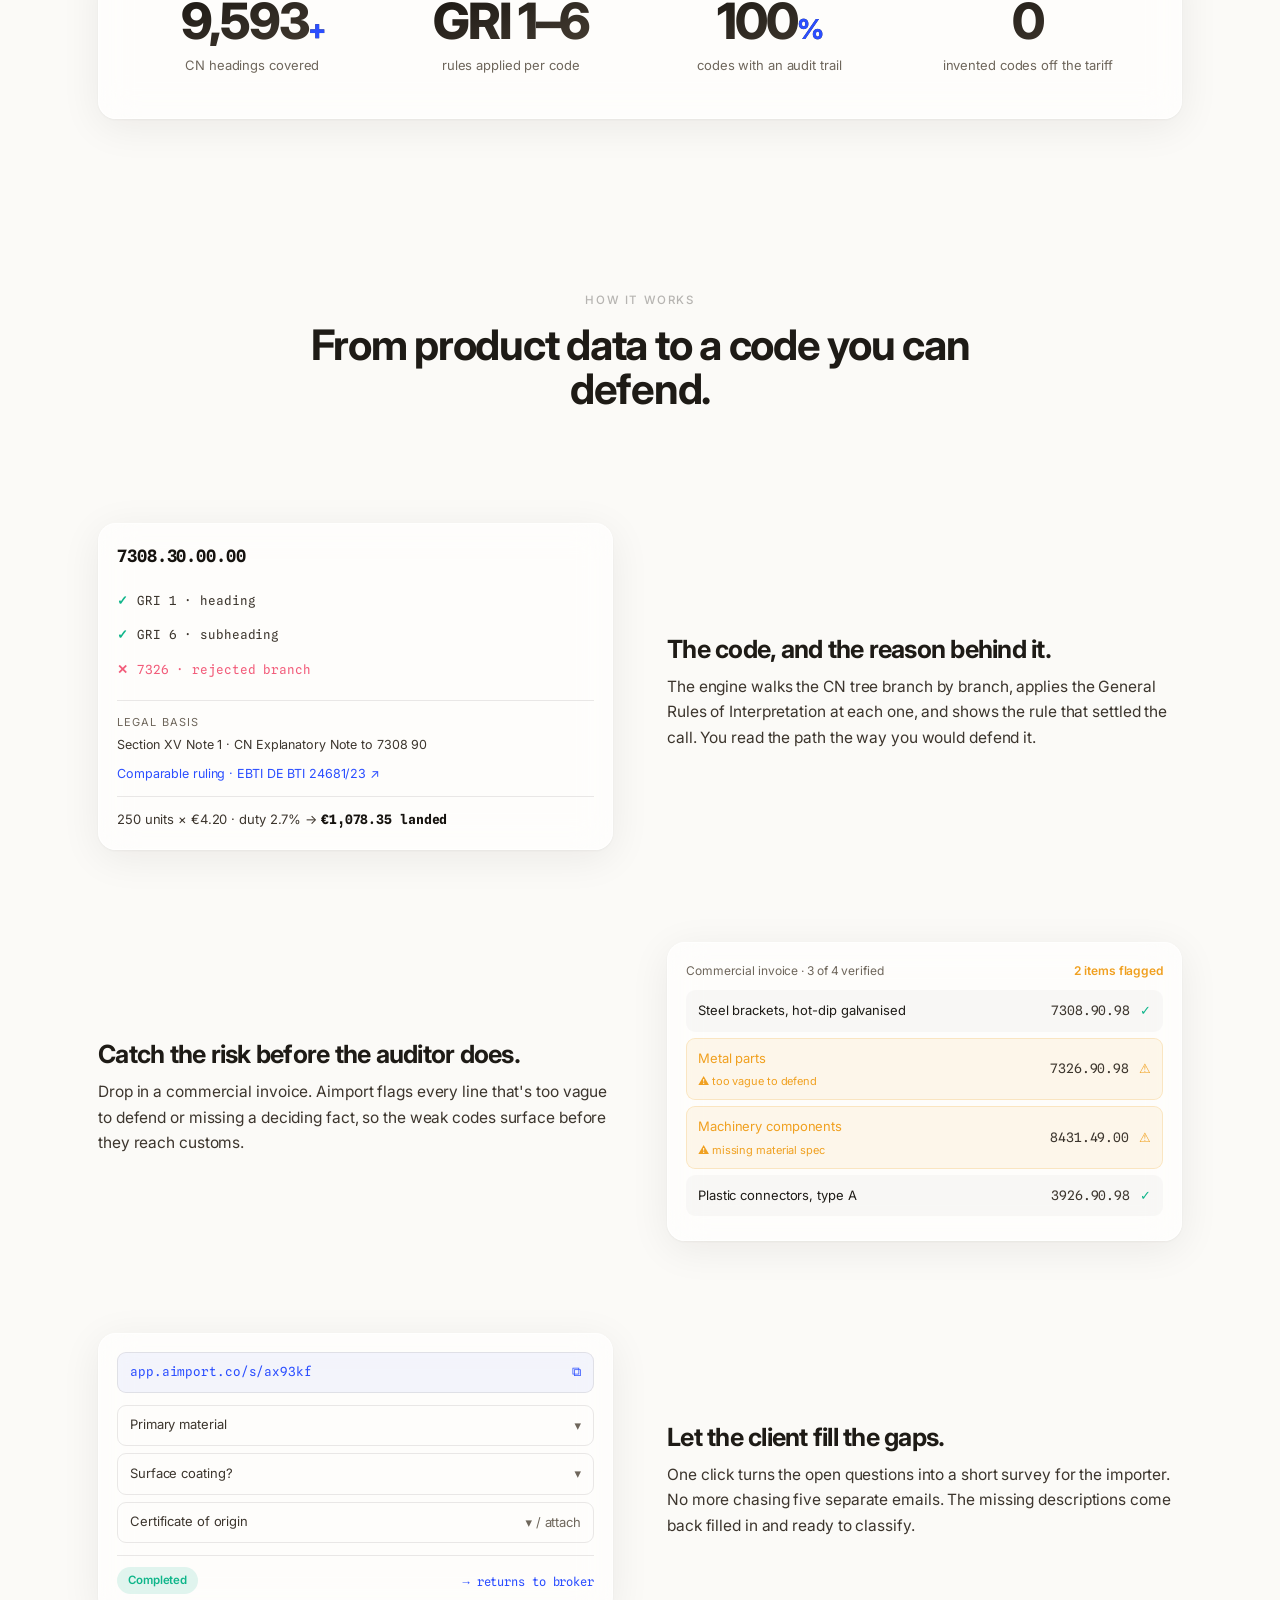
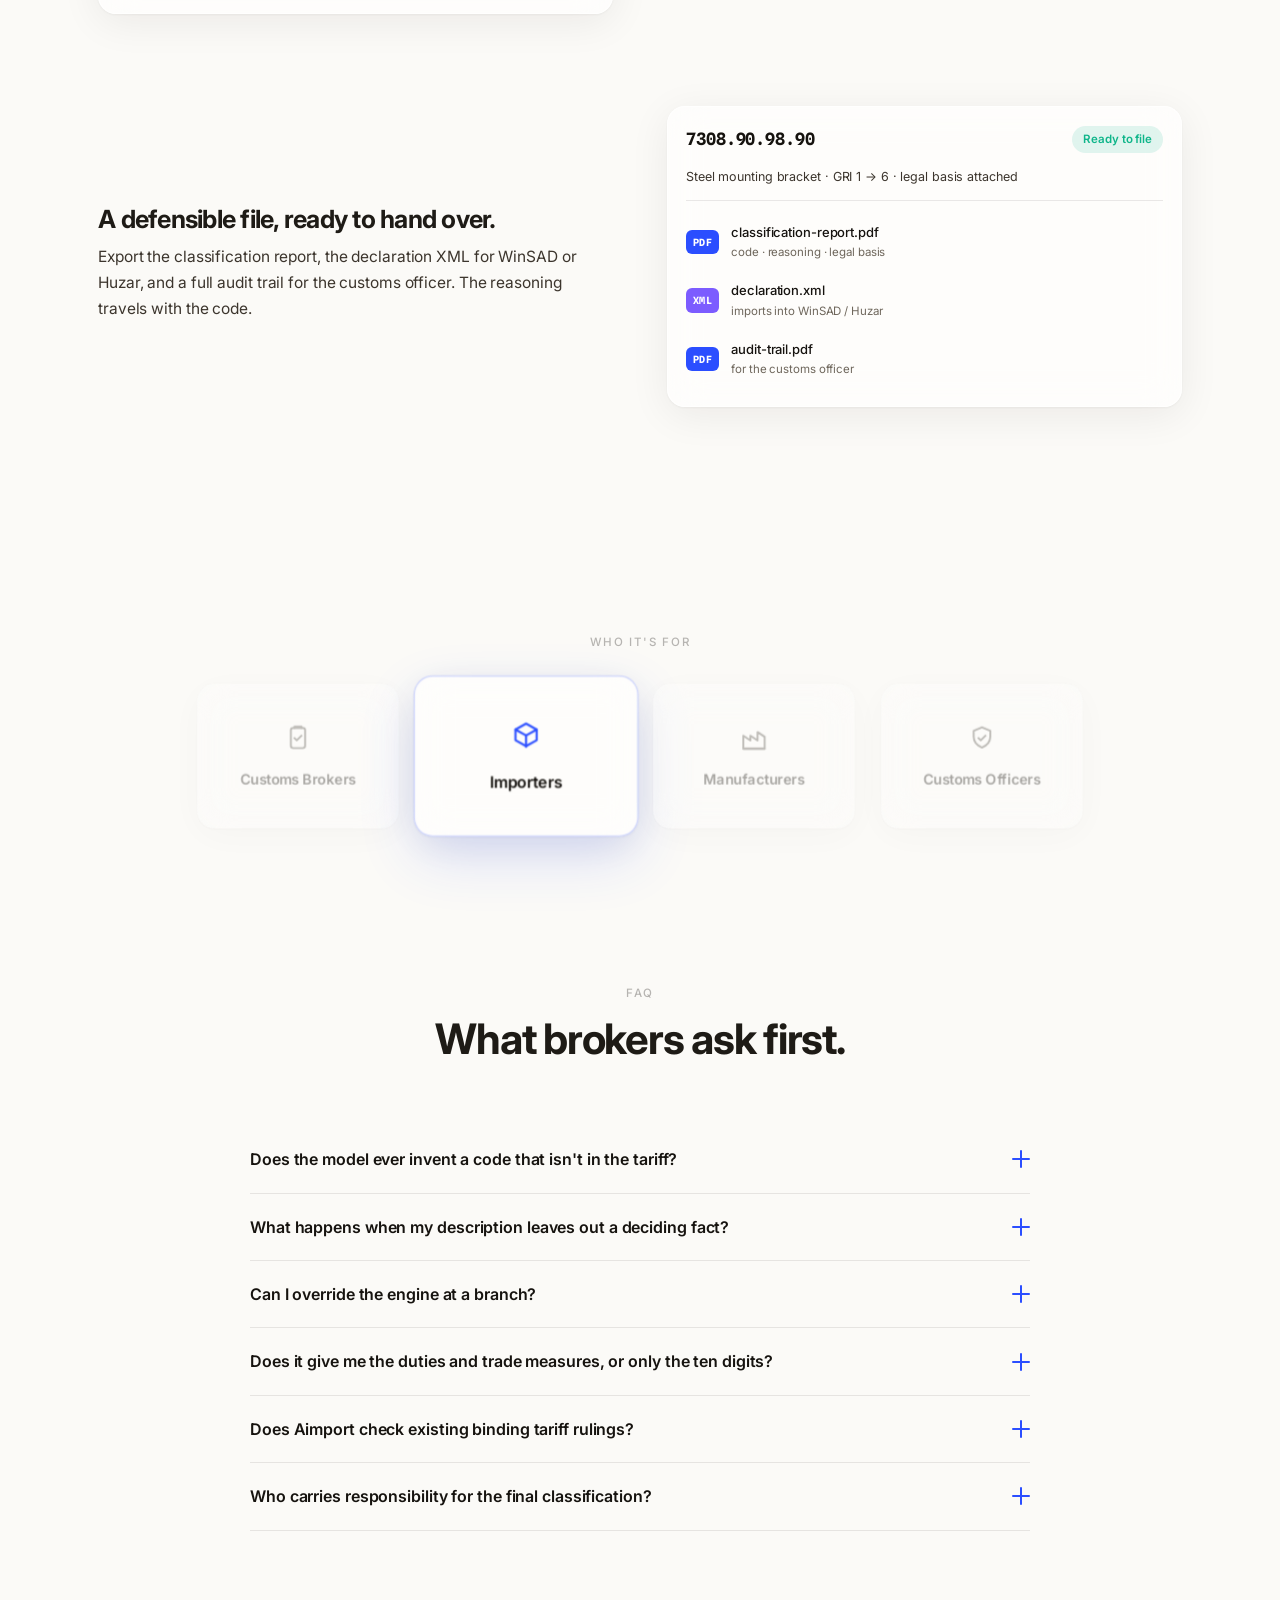
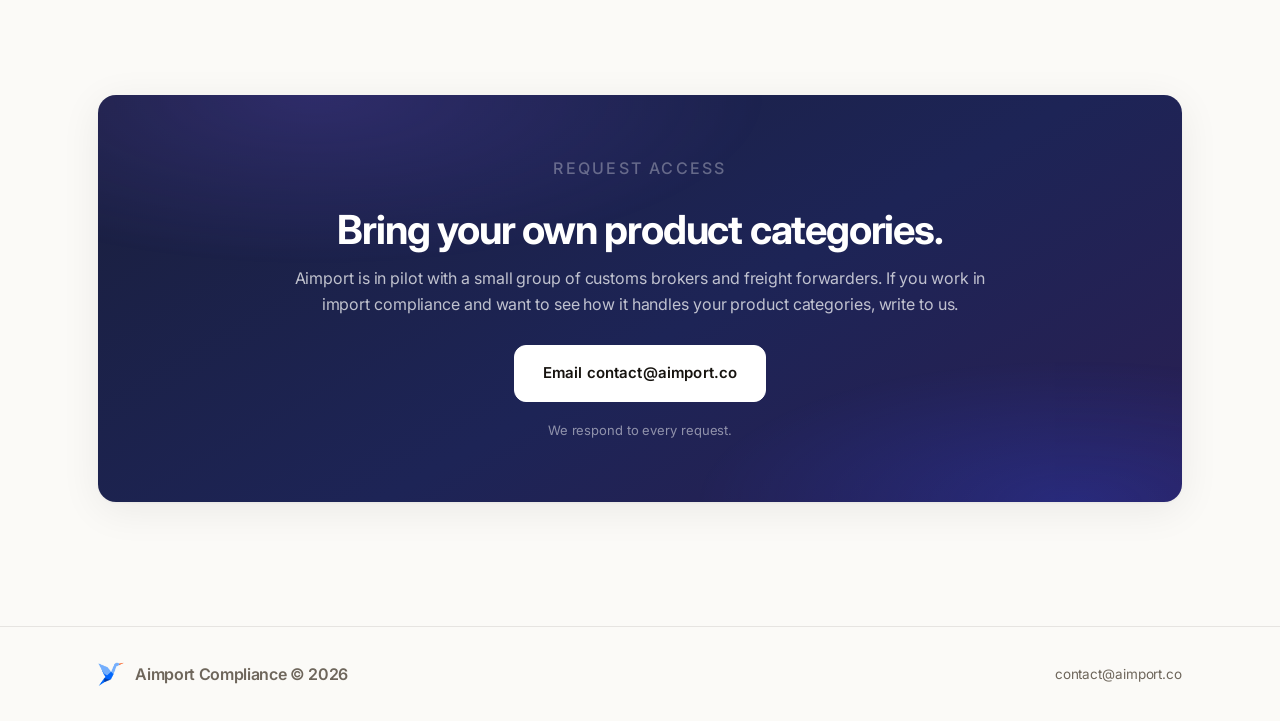
<file: server/classify.html>
<!DOCTYPE html>
<html lang="en">
<head>
<meta charset="utf-8">
<meta name="viewport" content="width=device-width, initial-scale=1">
<title>Classification — Aimport Compliance</title>
<link rel="preconnect" href="https://fonts.googleapis.com">
<link rel="preconnect" href="https://fonts.gstatic.com" crossorigin>
<link href="https://fonts.googleapis.com/css2?family=Inter:wght@400;500;600;700&display=swap" rel="stylesheet">
<style>
  :root{
    /* light / warm-white tech theme (matches landing) */
    --bg:#FAF8F3; --panel:#FFFFFF; --panel-2:#F4F2EC; --line:rgba(30,24,18,.12);
    --text:#1E1712; --muted:#6E665B; --faint:#3C352D; --accent:#2B4EFF;
    --accent-dim:rgba(43,78,255,.10); --amber:#B45309;
    --mono:-apple-system,BlinkMacSystemFont,"SF Pro Text","SF Pro Display","Helvetica Neue",Helvetica,Arial,sans-serif;
  }
  *{box-sizing:border-box}
  body{margin:0;background:linear-gradient(180deg,#FFFFFF 0%,#FAF7F0 60%,#F5F1E8 100%);
    background-attachment:fixed;color:var(--text);
    font-family:Inter,system-ui,-apple-system,Segoe UI,Roboto,sans-serif;
    line-height:1.6;letter-spacing:-0.005em;-webkit-font-smoothing:antialiased}
  ::selection{background:rgba(43,78,255,.18);color:#1E1712}
  a{color:inherit;text-decoration:none}

  /* ---- top bar ---- */
  .topbar{display:flex;align-items:center;justify-content:space-between;
          padding:16px 48px;border-bottom:1px solid var(--line);position:sticky;top:0;z-index:50;
          background:rgba(250,248,243,.72);backdrop-filter:blur(12px) saturate(140%);
          -webkit-backdrop-filter:blur(12px) saturate(140%)}
  .mark{display:inline-flex;align-items:center;gap:11px;font-weight:600;font-size:17px;color:var(--text)}
  .brandmark{width:34px;height:31px;display:block;flex:none;
    background:url('[data-uri]') center/contain no-repeat}
  .topbar nav{display:flex;gap:28px}
  .topbar nav a{color:var(--muted);font-size:13px;letter-spacing:.04em;transition:color .18s}
  .topbar nav a:hover{color:var(--accent)}
  .topbar nav a.active{color:var(--accent)}

  /* ---- segmented Classify / Invoice toggle (the merged dashboard) ---- */
  .seg-wrap{display:flex;justify-content:center;padding:30px 48px 0}
  .seg{display:inline-flex;gap:4px;padding:4px;border-radius:14px;
    background:linear-gradient(135deg,rgba(255,255,255,.9),rgba(232,238,255,.6));
    border:1px solid rgba(43,78,255,.16);
    box-shadow:inset 0 1px 0 rgba(255,255,255,.9),0 6px 20px rgba(43,78,255,.08)}
  .seg a{padding:9px 20px;border-radius:10px;font-size:14px;font-weight:600;letter-spacing:.01em;
    color:var(--muted);transition:color .18s,background .18s}
  .seg a:hover{color:var(--text)}
  .seg a.active{color:#fff;background:var(--accent);box-shadow:0 4px 12px rgba(43,78,255,.25)}
  /* language switcher (globe + menu) */
  .tb-right{display:flex;align-items:center;gap:24px}
  .lang-switch{position:relative;display:inline-flex}
  .lang-globe{appearance:none;background:transparent;border:1px solid var(--line);border-radius:999px;
    width:34px;height:34px;display:inline-flex;align-items:center;justify-content:center;cursor:pointer;
    color:var(--muted);transition:color .2s,border-color .2s}
  .lang-globe:hover,.lang-globe.open{color:var(--accent);border-color:var(--accent)}
  .lang-menu{position:absolute;top:calc(100% + 8px);right:0;min-width:132px;background:var(--panel);
    border:1px solid var(--line);border-radius:10px;padding:6px;display:none;z-index:60;
    box-shadow:0 10px 28px rgba(0,0,0,.45)}
  .lang-menu.open{display:block}
  .lang-menu .lang-opt{display:block;width:100%;text-align:left;appearance:none;background:transparent;
    border:0;cursor:pointer;font-family:inherit;font-size:13px;color:var(--muted);padding:8px 10px;
    border-radius:6px;transition:color .15s,background .15s}
  .lang-menu .lang-opt:hover{color:var(--text);background:rgba(255,255,255,.05)}
  .lang-menu .lang-opt.active{color:var(--accent);background:var(--accent-dim)}

  /* ---- two-column instrument layout ---- */
  .cls{display:grid;grid-template-columns:55fr 45fr;gap:54px;
       max-width:1180px;margin:0 auto;padding:70px 48px 90px}
  .lbl{font-size:11px;font-weight:600;text-transform:uppercase;letter-spacing:.2em;
       color:var(--faint);margin-bottom:12px}
  .lbl.accent{color:var(--accent)}
  .lbl.amber{color:var(--amber)}

  /* ---- left: input ---- */
  textarea#desc{width:100%;min-height:148px;background:var(--panel);color:var(--text);
    border:1px solid rgba(255,255,255,.2);border-radius:0;padding:16px;font-family:inherit;
    font-size:15.5px;line-height:1.55;outline:none;resize:vertical;transition:border-color .18s}
  textarea::placeholder{color:#8a8a8a}
  textarea#desc::placeholder{color:#8a8a8a}
  textarea#desc:focus{border-color:var(--accent)}
  .row2{display:flex;gap:18px;margin-top:22px}
  .row2 .field{flex:1}
  .ipt{width:100%;background:var(--panel);color:var(--text);border:1px solid rgba(255,255,255,.2);
    border-radius:0;padding:12px 14px;font-family:var(--mono);font-size:14px;outline:none;
    transition:border-color .18s;text-transform:uppercase}
  .ipt::placeholder{color:#8a8a8a}
  .ipt:focus{border-color:var(--accent)}
  .note{color:var(--faint);font-size:11.5px;margin-top:8px}
  .btn{display:block;width:100%;margin-top:26px;background:transparent;
    border:1px solid rgba(31,111,235,.55);color:var(--accent);border-radius:0;
    padding:15px;font-family:Inter;font-size:13px;font-weight:600;letter-spacing:.18em;
    text-transform:uppercase;cursor:pointer;transition:background .18s,border-color .18s}
  .btn:hover{background:var(--accent-dim);border-color:var(--accent)}
  .btn:disabled{opacity:.4;cursor:default}
  /* primary action — solid teal, matches the landing "Request access" button */
  .btn-primary{background:#1f6feb;border:1px solid #1f6feb;color:#fff;
    font-weight:600;font-size:14.5px;letter-spacing:.02em;text-transform:none;padding:16px;
    transition:background .18s,border-color .18s,transform .18s,box-shadow .18s}
  .btn-primary:hover{background:#4f86f0;border-color:#4f86f0;transform:translateY(-1px);
    box-shadow:0 6px 18px rgba(31,111,235,.25)}
  .inline-err{display:none;color:#c2607a;font-size:13px;margin-top:16px;line-height:1.5}

  /* first-timer guidance + example chips */
  .guide{color:var(--faint);font-size:14px;line-height:1.55;margin:0 0 22px}
  .ex-label{color:var(--muted);font-size:12px;margin:0 0 10px}
  .ex-row{display:flex;flex-wrap:wrap;gap:8px;margin-bottom:20px}
  .chip{background:#1a1a1f;border:1px solid rgba(31,111,235,.3);color:var(--accent);
    font-family:inherit;font-size:13px;padding:7px 13px;border-radius:999px;cursor:pointer;
    transition:border-color .18s,background .18s}
  .chip:hover{border-color:var(--accent);background:#1f1f26}
  /* chapter hint is advanced/optional — de-emphasise vs required fields */
  .field.optional .lbl{color:var(--muted)}
  .field.optional .ipt{font-size:13px}
  .field.optional .note{color:var(--muted)}

  /* ---- left: clarification flow ---- */
  .q-text{font-size:18px;color:#fff;line-height:1.5;margin:6px 0 12px;letter-spacing:-0.01em}
  .q-reason{color:var(--muted);font-style:italic;font-size:14.5px;margin-bottom:26px;line-height:1.55}
  .opt{display:flex;align-items:flex-start;gap:13px;padding:13px 0;border-top:1px solid var(--line);cursor:pointer}
  .opt:last-of-type{border-bottom:1px solid var(--line)}
  .opt input{position:absolute;opacity:0;width:0;height:0}
  .opt .dot{flex:0 0 16px;width:16px;height:16px;margin-top:2px;border:1px solid var(--faint);
    border-radius:50%;position:relative;transition:border-color .18s}
  .opt input:checked + .dot{border-color:var(--accent)}
  .opt input:checked + .dot::after{content:"";position:absolute;inset:3px;border-radius:50%;
    background:var(--accent);box-shadow:0 0 6px rgba(31,111,235,.7)}
  .opt .otxt{font-size:14.5px;color:var(--text);line-height:1.5}
  .opt:hover .dot{border-color:var(--muted)}

  /* ---- left: done / reasoning ---- */
  .reasoning-timeline{margin-top:8px;border-left:1px solid rgba(31,111,235,.4);padding-left:20px}
  .rt-item{position:relative;padding:8px 0 8px}
  .rt-dot{position:absolute;left:-25px;top:13px;width:7px;height:7px;border-radius:50%;background:var(--accent)}
  .rt-dot.amber{background:var(--amber)}
  .rt-label{font-size:10px;letter-spacing:.14em;text-transform:uppercase;color:var(--accent);margin-bottom:3px}
  .rt-label.amber{color:var(--amber)}
  .rt-value{font-family:var(--mono);font-size:12px;color:var(--muted);line-height:1.5}

  /* ---- right: result panel ---- */
  .panel{position:relative;background:var(--panel-2);border:1px solid var(--line);
         min-height:520px;overflow:hidden}
  .scan{position:absolute;inset:0;z-index:0;opacity:0;transition:opacity .5s;pointer-events:none}
  .scan.on{opacity:1}
  .scan line{stroke:var(--accent);stroke-width:.6;opacity:.07}
  .scan g{animation:sweep 3.2s linear infinite}
  @keyframes sweep{from{transform:translateY(0)}to{transform:translateY(40px)}}
  .progress{position:absolute;top:0;left:0;right:0;height:2px;background:rgba(255,255,255,.06);
    overflow:hidden;display:none;z-index:3}
  .progress.on{display:block}
  .progress .bar{position:absolute;top:0;height:100%;width:32%;left:-32%;background:var(--accent);
    box-shadow:0 0 8px rgba(31,111,235,.7);animation:indet 1.1s ease-in-out infinite}
  @keyframes indet{0%{left:-32%}100%{left:100%}}
  .pad{position:relative;z-index:1;padding:34px 32px}

  /* ghost placeholder */
  .ghost .g-code{font-family:var(--mono);font-size:34px;letter-spacing:.06em;color:#23232e}
  .ghost .g-sub{height:12px;width:60%;background:#191922;margin-top:16px}
  .ghost .g-div{height:1px;background:var(--line);margin:28px 0}
  .ghost .g-line{height:12px;background:#15151d;margin:14px 0}
  .ghost .g-line.s{width:40%}
  .ghost .g-line.m{width:65%}
  .ghost-note{position:absolute;bottom:30px;left:32px;color:var(--faint);font-size:12px;
    letter-spacing:.12em;text-transform:uppercase}

  /* empty-state preview: what the engine will return */
  .preview-h{color:rgba(31,111,235,.85);font-size:11px;font-weight:600;letter-spacing:.2em;
    text-transform:uppercase;margin-bottom:22px}
  .preview-list{list-style:none;margin:0;padding:0}
  .preview-list li{position:relative;padding:12px 0 12px 26px;color:var(--faint);
    font-size:14.5px;line-height:1.5;border-bottom:1px solid rgba(255,255,255,.05)}
  .preview-list li:last-child{border-bottom:0}
  .preview-list li::before{content:"▸";position:absolute;left:0;top:12px;
    color:var(--accent);font-size:13px}

  /* restart link at top */
  .restart-top{display:block;margin-bottom:20px;background:none;border:0;color:var(--faint);
    font-family:var(--mono);font-size:11px;letter-spacing:.06em;cursor:pointer;padding:0;text-align:left}
  .restart-top:hover{color:var(--accent)}

  /* filled result */
  .r-code{font-family:var(--mono);font-size:clamp(2.2rem,4.5vw,3.2rem);color:var(--accent);
          letter-spacing:.08em;line-height:1}
  .r-badges{margin:10px 0 20px;display:flex;align-items:center;gap:6px;flex-wrap:wrap}
  .badge{font-size:10px;font-weight:600;letter-spacing:.15em;text-transform:uppercase;
         padding:2px 8px;border:1px solid currentColor}
  .badge.hi{color:var(--accent)}
  .badge.review{color:var(--amber)}
  .badge.industrial{color:#818cf8}
  .r-desc{color:#fff;font-size:15px;margin-top:4px;line-height:1.5}
  .r-div{height:1px;background:var(--line);margin:22px 0}
  .r-row{display:grid;grid-template-columns:120px 1fr;gap:14px;padding:9px 0;font-size:14px}
  .r-row .k{color:var(--faint);font-family:var(--mono);font-size:11px;letter-spacing:.1em;
            text-transform:uppercase;padding-top:3px}
  .r-row .v{color:var(--text)}
  .r-row .v .reg{color:var(--muted);font-family:var(--mono);font-size:13px}
  .r-row .v a{color:var(--muted);text-decoration:underline;text-underline-offset:3px}
  .r-row .v a:hover{color:var(--accent)}
  .lb-status{display:inline-block;font-size:10.5px;letter-spacing:.05em;text-transform:uppercase;
             padding:1px 6px;border-radius:3px;margin-left:6px;font-family:var(--mono);vertical-align:middle}
  .lb-inforce{color:#7fe0b0;border:1px solid #2f5f4a;background:rgba(60,140,100,.12)}
  .lb-expired{color:#e0a87f;border:1px solid #5f432f;background:rgba(140,90,60,.12)}
  .lb-oj{color:var(--muted);font-family:var(--mono);font-size:11px;margin-top:3px}

  .defense{margin:20px 0;border-left:3px solid var(--amber);
           background:rgba(217,164,65,.06);padding:14px 16px}
  .defense .dname{color:var(--text);font-size:14px;margin-top:4px}
  .defense .drate{color:var(--amber);font-family:var(--mono);font-size:14px;margin-top:6px;font-weight:600}
  .defense .dreg{color:var(--muted);font-size:12px;margin-top:6px;font-family:var(--mono)}

  /* ---- trade defence: three-layer display ---- */
  .tdm-group{padding-top:6px}
  .tdm-group + .tdm-group{margin-top:16px;border-top:1px solid var(--line);padding-top:16px}
  .tdm-type{color:var(--text);font-size:14px;font-weight:600;margin-bottom:8px}
  .tdm-gen{display:flex;align-items:baseline;justify-content:space-between;gap:12px;flex-wrap:wrap}
  .tdm-genk{color:var(--faint);font-size:12px}
  .tdm-genv{color:var(--amber);font-family:var(--mono);font-size:18px;font-weight:600}
  .tdm-cond{color:var(--faint);font-size:12.5px;margin-top:6px;line-height:1.5}
  .tdm-src{color:var(--muted);font-size:11.5px;margin-top:6px;font-family:var(--mono)}
  .tdm-notice{margin-top:14px;border-left:2px solid rgba(31,111,235,.4);
    background:rgba(31,111,235,.04);padding:12px 14px}
  .tdm-notice-h{color:var(--text);font-size:13px;font-weight:600}
  .tdm-notice-b{color:var(--faint);font-size:13px;margin-top:4px;line-height:1.5}
  .tdm-toggle{background:none;border:0;color:var(--accent);font-family:var(--mono);
    font-size:11.5px;letter-spacing:.08em;text-transform:uppercase;cursor:pointer;
    padding:0;margin-top:10px}
  .tdm-toggle:hover{text-decoration:underline}
  .tdm-search-wrap{max-height:0;overflow:hidden;transition:max-height .2s ease}
  .tdm-search-wrap.open{max-height:640px;overflow:auto}
  .tdm-search{width:100%;margin-top:12px;background:var(--panel);color:var(--text);
    border:1px solid rgba(255,255,255,.2);border-radius:0;padding:10px 12px;
    font-family:var(--mono);font-size:13px;outline:none;transition:border-color .18s}
  .tdm-search::placeholder{color:#8a8a8a}
  .tdm-search:focus{border-color:var(--accent)}
  .tdm-results{margin-top:4px}
  .tdm-item{padding:10px 0;border-bottom:1px solid var(--line)}
  .tdm-item:last-child{border-bottom:0}
  .tdm-co{color:var(--text);font-size:13.5px}
  .tdm-rate{color:var(--amber);font-family:var(--mono);font-size:13.5px;margin-top:4px;font-weight:600}
  .tdm-nomatch{color:var(--faint);font-size:13px;padding:10px 0;line-height:1.5}

  .path-wrap{margin-top:24px;border-top:1px solid var(--line);padding-top:18px}
  .path-toggle{background:none;border:0;color:var(--accent);font-family:var(--mono);
    font-size:11.5px;letter-spacing:.14em;text-transform:uppercase;cursor:pointer;padding:0;
    display:flex;align-items:center;gap:10px}
  .path-toggle .pm{font-size:14px;width:12px}
  .timeline{position:relative;margin-top:18px;padding-left:22px;display:none}
  .timeline.on{display:block}
  .timeline::before{content:"";position:absolute;left:4px;top:6px;bottom:6px;width:1px;
    background:rgba(31,111,235,.35)}
  .tl-item{position:relative;padding:6px 0}
  .tl-item::before{content:"";position:absolute;left:-21px;top:10px;width:7px;height:7px;
    border-radius:50%;background:var(--accent);box-shadow:0 0 6px rgba(31,111,235,.5)}
  .tl-l{font-family:var(--mono);font-size:11px;letter-spacing:.06em;color:var(--faint);text-transform:uppercase}
  .tl-c{color:var(--text);font-size:13.5px;margin-top:3px}

  .restart{display:block;margin-top:28px;background:none;border:0;color:var(--faint);
    font-family:var(--mono);font-size:12px;letter-spacing:.06em;cursor:pointer;padding:0}
  .restart:hover{color:var(--accent)}

  /* ---- BTI rulings accordion ---- */
  .bti-section{margin-top:24px;border-top:1px solid var(--line);padding-top:18px}
  .bti-item{border:1px solid var(--line);margin-bottom:6px}
  .bti-head{display:flex;align-items:baseline;gap:6px;padding:10px 12px;cursor:pointer;
    font-size:13px;line-height:1.45;user-select:none;transition:background .15s;list-style:none}
  .bti-head:hover{background:rgba(255,255,255,.03)}
  .bti-ref{font-family:var(--mono);font-size:11.5px;color:var(--accent);white-space:nowrap;flex-shrink:0}
  .bti-meta{color:var(--faint);font-size:12px;white-space:nowrap;flex-shrink:0}
  .bti-snip{color:var(--muted);font-size:12.5px;overflow:hidden;text-overflow:ellipsis;
    white-space:nowrap;flex:1;min-width:0}
  .bti-pm{font-size:13px;color:var(--faint);margin-left:auto;padding-left:10px;flex-shrink:0}
  .bti-body{display:none;padding:12px 14px;border-top:1px solid var(--line);
    background:rgba(255,255,255,.02);font-size:13px;line-height:1.55}
  .bti-body.on{display:block}
  .bti-brow{display:grid;grid-template-columns:90px 1fr;gap:8px;padding:4px 0}
  .bti-bk{color:var(--faint);font-family:var(--mono);font-size:11px;
    letter-spacing:.08em;text-transform:uppercase;padding-top:2px}
  .bti-bv{color:var(--text)}
  /* WIT (Wiążąca Informacja Taryfowa) evidence — PL profile only */
  .wit-foot{margin-top:12px;font-size:11.5px;color:var(--muted);line-height:1.5;font-style:italic}
  .wit-empty{color:var(--faint);font-size:13px;padding:4px 0}

  @media (max-width:880px){
    .cls{grid-template-columns:1fr;gap:40px;padding:48px 22px 70px}
    .topbar{padding:14px 22px}
    .panel{min-height:380px}
    .seg-wrap{padding:24px 22px 0}
  }

  /* ===== LIGHT-THEME OVERRIDES (declared last, win by source order) ===== */
  textarea#desc,.ipt,.tdm-search{background:#fff;border:1px solid var(--line);color:var(--text)}
  textarea#desc::placeholder,.ipt::placeholder,.tdm-search::placeholder{color:var(--muted)}
  textarea#desc:focus,.ipt:focus,.tdm-search:focus{border-color:var(--accent)}
  .q-text{color:var(--text)}
  .chip{background:rgba(43,78,255,.06);border:1px solid rgba(43,78,255,.22);color:var(--accent)}
  .chip:hover{border-color:var(--accent);background:rgba(43,78,255,.10)}
  .btn{border:1px solid rgba(43,78,255,.40);color:var(--accent);background:transparent}
  .btn:hover{background:var(--accent-dim);border-color:var(--accent)}
  .btn-primary{background:var(--accent);border-color:var(--accent);color:#fff}
  .btn-primary:hover{background:#1f3fe0;border-color:#1f3fe0;box-shadow:0 6px 18px rgba(43,78,255,.25)}
  /* liquid-glass result panel */
  .panel{background:linear-gradient(150deg,rgba(255,255,255,.92),rgba(238,243,255,.70));
    border:1px solid rgba(255,255,255,.85);border-radius:18px;
    box-shadow:0 14px 40px rgba(43,78,255,.10),inset 0 1px 0 rgba(255,255,255,.9)}
  .progress{background:rgba(30,24,18,.08)}
  .ghost .g-code{color:#cfcabf}
  .ghost .g-sub,.ghost .g-line{background:#ECE8E0}
  .r-desc{color:var(--text)}
  .r-row .v{color:var(--text)}
  .badge.industrial{color:#5b6ef0}
  .lb-inforce{color:#0c8a55;border:1px solid rgba(12,138,85,.32);background:rgba(12,138,85,.10)}
  .lb-expired{color:#b45309;border:1px solid rgba(180,83,9,.32);background:rgba(180,83,9,.10)}
  .bti-head:hover{background:rgba(30,24,18,.03)}
  .bti-body{background:rgba(43,78,255,.03)}
  .defense{background:rgba(180,83,9,.06)}
  .tdm-notice{background:rgba(43,78,255,.04)}
  .preview-h{color:rgba(43,78,255,.85)}
  .preview-list li{border-bottom:1px solid var(--line)}
  .preview-list li::before{content:"";position:absolute;left:0;top:19px;width:6px;height:2px;background:var(--accent);border-radius:2px}
  .opt .otxt{color:var(--text)}
  .opt .dot{border-color:var(--muted)}

/* ===== match landing redesign (appended; tokens + shared components) ===== */
:root{
  --bg:#FBFAF7; --surface:#FFFFFF; --card:#FFFFFF; --ink:#16130F;
  --brand:#2B4EFF; --accent:#2B4EFF; --violet:#7C5CFF; --teal:#0FB58A; --rose:#F25C7A;
  --accent-dim:rgba(43,78,255,.08); --line:rgba(22,19,15,.09);
  --glass:rgba(255,255,255,.62); --glass-line:rgba(255,255,255,.7);
  --glass-shadow:0 8px 40px rgba(22,19,15,.07),0 1px 3px rgba(22,19,15,.05);
  --blur:blur(18px) saturate(170%);
  --mono:"Spline Sans Mono",ui-monospace,SFMono-Regular,Menlo,monospace;
}
body{background:var(--bg)!important;font-family:Inter,system-ui,-apple-system,"Segoe UI",Roboto,sans-serif}
.aurora{position:fixed;inset:0;z-index:-2;overflow:hidden;pointer-events:none}
.aurora b{position:absolute;border-radius:50%;filter:blur(72px);opacity:.30;mix-blend-mode:multiply}
.aurora .a1{width:46vw;height:46vw;left:-10vw;top:-14vw;background:radial-gradient(circle at 30% 30%,#9db4ff,transparent 70%)}
.aurora .a2{width:40vw;height:40vw;right:-8vw;top:2vh;background:radial-gradient(circle at 60% 40%,#cbb6ff,transparent 70%)}
.aurora .a3{width:38vw;height:38vw;left:22vw;top:42vh;background:radial-gradient(circle at 50% 50%,#a9eed8,transparent 70%)}
.topbar{background:var(--glass)!important;backdrop-filter:var(--blur);-webkit-backdrop-filter:var(--blur);
  border-bottom:1px solid var(--line)!important}
.topbar nav a{border-radius:8px;transition:color .2s,background .2s}
.topbar nav a.active{color:var(--brand)!important}
.btn{background:linear-gradient(180deg,#3a5cff,#2B4EFF)!important;color:#fff!important;
  border:1px solid transparent!important;border-radius:10px!important;
  box-shadow:0 6px 20px rgba(43,78,255,.28);transition:transform .18s cubic-bezier(.2,.8,.2,1),box-shadow .2s}
.btn:hover{background:linear-gradient(180deg,#3a5cff,#2B4EFF)!important;color:#fff!important;
  transform:translateY(-1px);box-shadow:0 10px 28px rgba(43,78,255,.4);border-color:transparent!important}
.btn:disabled{opacity:.4;box-shadow:none;transform:none}
input,textarea,select{border-radius:10px!important}
::selection{background:rgba(43,78,255,.16)}
</style>
  <link href="https://fonts.googleapis.com/css2?family=Inter:wght@400;500;600;700;800&family=Spline+Sans+Mono:wght@400;500;600&display=swap" rel="stylesheet">
</head>
<body>
<div class="aurora" aria-hidden="true"><b class="a1"></b><b class="a2"></b><b class="a3"></b></div>

<div class="topbar">
  <a class="mark" href="/"><span class="brandmark"></span>Aimport Compliance</a>
  <div class="tb-right">
    <nav><a href="/classify" class="active" data-i18n="cls.nav_dashboard">Dashboard</a><a href="/products" data-i18n="cls.nav_products">Saved products</a><a href="/optimize" data-i18n="cls.nav_optimize">Optimize</a></nav>
    <div class="lang-switch">
      <button type="button" class="lang-globe" aria-label="Language / Język" aria-haspopup="true">
        <svg viewBox="0 0 24 24" width="18" height="18" fill="none" stroke="currentColor" stroke-width="1.6" stroke-linecap="round">
          <circle cx="12" cy="12" r="9"/><path d="M3 12h18"/><path d="M12 3c2.6 2.7 2.6 15.3 0 18M12 3c-2.6 2.7-2.6 15.3 0 18"/>
        </svg>
      </button>
      <div class="lang-menu" role="menu">
        <button type="button" class="lang-opt" data-lang="EU" role="menuitem">English</button>
        <button type="button" class="lang-opt" data-lang="PL" role="menuitem">Polski</button>
      </div>
    </div>
  </div>
</div>

<div class="seg-wrap">
  <div class="seg">
    <a href="/classify" class="active">Classify a product</a>
    <a href="/invoice">Scan an invoice</a>
  </div>
</div>

<script>
(function(){
  function getC(n){var m=document.cookie.match('(?:^|; )'+n+'=([^;]*)');return m?decodeURIComponent(m[1]):null;}
  var market=getC('aimport_market')==='PL'?'PL':'EU';
  // Apply Polish strings on load. English is the default DOM (no fetch needed),
  // so the English path is unchanged.
  function apply(dict){
    document.querySelectorAll('[data-i18n]').forEach(function(el){
      var v=dict[el.getAttribute('data-i18n')]; if(v!=null) el.textContent=v;
    });
    document.querySelectorAll('[data-i18n-attr]').forEach(function(el){
      el.getAttribute('data-i18n-attr').split(',').forEach(function(p){
        var i=p.indexOf(':'); var a=p.slice(0,i).trim(); var k=p.slice(i+1).trim();
        if(dict[k]!=null) el.setAttribute(a,dict[k]);
      });
    });
    document.documentElement.lang='pl';
  }
  if(market==='PL'){
    fetch('/locales/pl.json',{cache:'no-cache'}).then(function(r){return r.json();}).then(apply).catch(function(){});
  }
  document.querySelectorAll('[data-lang]').forEach(function(b){
    b.classList.toggle('active', b.getAttribute('data-lang')===market);
    b.addEventListener('click',function(){
      document.cookie='aimport_market='+b.getAttribute('data-lang')+';path=/;max-age=31536000;samesite=lax';
      location.reload();   // reload re-renders in the chosen language + activates PL data sections
    });
  });
  var sw=document.querySelector('.lang-switch');
  if(sw){
    var globe=sw.querySelector('.lang-globe'), menu=sw.querySelector('.lang-menu');
    globe.addEventListener('click',function(e){e.stopPropagation();menu.classList.toggle('open');globe.classList.toggle('open');});
    document.addEventListener('click',function(){menu.classList.remove('open');globe.classList.remove('open');});
  }
})();
</script>

<main class="cls">
  <!-- ================= LEFT ================= -->
  <div class="col-left">

    <!-- input view -->
    <div id="inputView">
      <p class="guide" data-i18n="cls.guide">Describe what you're importing. The more detail — material, function, use — the more precise the classification.</p>
      <div class="lbl" data-i18n="cls.lbl_desc">Product description</div>
      <div class="ex-label" data-i18n="cls.ex_label">Try an example:</div>
      <div class="ex-row">
        <button type="button" class="chip" data-i18n="cls.ex1" data-i18n-attr="data-desc:cls.ex1" data-desc="Steel mounting bracket for solar panels" data-origin="CN">Steel mounting bracket for solar panels</button>
        <button type="button" class="chip" data-i18n="cls.ex2" data-i18n-attr="data-desc:cls.ex2" data-desc="Ceramic coffee mug, 350ml" data-origin="CN">Ceramic coffee mug, 350ml</button>
        <button type="button" class="chip" data-i18n="cls.ex3" data-i18n-attr="data-desc:cls.ex3" data-desc="Cotton t-shirt, men's, knitted" data-origin="BD">Cotton t-shirt, men's, knitted</button>
      </div>
      <textarea id="desc" data-i18n-attr="placeholder:cls.ph_desc" placeholder="Describe the product as specifically as you can — material, function, intended use."></textarea>
      <div class="row2">
        <div class="field">
          <div class="lbl" data-i18n="cls.lbl_origin">Country of origin</div>
          <input id="origin" class="ipt" maxlength="2" placeholder="CN">
        </div>
        <div class="field optional">
          <div class="lbl" data-i18n="cls.lbl_hint">Chapter hint (optional)</div>
          <input id="hint" class="ipt" data-i18n-attr="placeholder:cls.ph_hint" placeholder="e.g. 73">
          <div class="note" data-i18n="cls.note_hint">Leave blank unless you already know the chapter.</div>
        </div>
      </div>
      <button id="btnClassify" class="btn btn-primary" data-i18n="cls.btn_classify">Classify</button>
      <div id="inErr" class="inline-err"></div>
    </div>

    <!-- clarification view -->
      <!-- pre-classify question view (product attribute, not tariff law) -->
    <div id="preClassView" style="display:none">
      <div class="lbl accent" data-i18n="cls.pc_label">One thing before we begin</div>
      <div id="pcText" class="q-text" style="margin:10px 0 8px"></div>
      <div id="pcAttr" style="color:var(--faint);font-size:12px;margin-bottom:20px"></div>
      <textarea id="pcAnswer" data-i18n-attr="placeholder:cls.pc_ph" style="width:100%;min-height:80px;background:#fff;
        color:var(--text);border:1px solid var(--line);border-radius:8px;
        padding:14px;font-family:inherit;font-size:15px;outline:none;resize:vertical;
        transition:border-color .18s" placeholder="Describe in plain terms…"></textarea>
      <button id="btnPCConfirm" class="btn" style="margin-top:16px" data-i18n="cls.pc_continue">Continue classification</button>
      <div id="pcErr" class="inline-err"></div>
    </div>

    <!-- clarification view -->
    <div id="questionView" style="display:none">
      <div class="lbl accent" data-i18n="cls.q_label">Clarification needed</div>
      <div id="qText" class="q-text"></div>
      <div id="qReason" class="q-reason"></div>
      <div id="qOptions"></div>
      <button id="btnConfirm" class="btn" data-i18n="cls.q_confirm">Confirm</button>
      <div id="qErr" class="inline-err"></div>
    </div>


    <!-- done view: shows reasoning timeline -->
    <div id="doneView" style="display:none">
      <div class="lbl accent" data-i18n="cls.done_label">Legal reasoning</div>
      <div id="reasoningTimeline" class="reasoning-timeline" style="margin-top:16px"></div>
    </div>
  </div>

  <!-- ================= RIGHT ================= -->
  <div class="col-right">
    <div class="panel">
      <!-- scanning sweep (visible only while computing) -->
      <svg class="scan" id="scan" preserveAspectRatio="none" aria-hidden="true">
        <g>
          <line x1="0" y1="0"   x2="100%" y2="0"/>
          <line x1="0" y1="40"  x2="100%" y2="40"/>
          <line x1="0" y1="80"  x2="100%" y2="80"/>
          <line x1="0" y1="120" x2="100%" y2="120"/>
          <line x1="0" y1="160" x2="100%" y2="160"/>
          <line x1="0" y1="200" x2="100%" y2="200"/>
          <line x1="0" y1="240" x2="100%" y2="240"/>
          <line x1="0" y1="280" x2="100%" y2="280"/>
          <line x1="0" y1="320" x2="100%" y2="320"/>
          <line x1="0" y1="360" x2="100%" y2="360"/>
          <line x1="0" y1="400" x2="100%" y2="400"/>
          <line x1="0" y1="440" x2="100%" y2="440"/>
          <line x1="0" y1="480" x2="100%" y2="480"/>
          <line x1="0" y1="520" x2="100%" y2="520"/>
          <line x1="0" y1="560" x2="100%" y2="560"/>
          <line x1="0" y1="600" x2="100%" y2="600"/>
        </g>
      </svg>
      <div class="progress" id="progress"><div class="bar"></div></div>

      <div class="pad">
        <!-- empty-state preview: what the engine returns -->
        <div id="ghost" class="ghost">
          <div class="preview-h" data-i18n="cls.ghost_h">What you'll get</div>
          <ul class="preview-list">
            <li data-i18n="cls.ghost_1">A 10-digit CN/TARIC code</li>
            <li data-i18n="cls.ghost_2">The GRI reasoning trail, step by step</li>
            <li data-i18n="cls.ghost_3">The legal basis for each decision</li>
            <li data-i18n="cls.ghost_4">Applicable duties and trade measures</li>
            <li data-i18n="cls.ghost_5">A clarifying question if the description is ambiguous</li>
          </ul>
        </div>

        <!-- filled result -->
        <div id="result" style="display:none">
          <button class="restart-top" id="restartTop" data-i18n="cls.restart">← New classification</button>
          <div class="r-code" id="rCode"></div>
          <div class="r-badges" id="rBadges"></div>
          <div class="r-desc" id="rDesc"></div>

          <!-- trade defence ABOVE duty (officers check ADD first) -->
          <div class="defense" id="rDefense" style="display:none">
            <div class="lbl amber" style="margin-bottom:4px" data-i18n="cls.defense_label">Trade defence measure</div>
            <div id="rDefenseBody"></div>
          </div>

          <div class="r-div"></div>
          <div class="r-row"><span class="k" data-i18n="cls.k_duty">Duty rate</span><span class="v" id="rDuty"></span></div>
          <div class="r-row"><span class="k" data-i18n="cls.k_origin">Origin</span><span class="v" id="rOrigin"></span></div>
          <div class="r-row"><span class="k" data-i18n="cls.k_legal">Legal basis</span><span class="v" id="rLegal"></span></div>

          <div class="path-wrap">
            <button class="path-toggle" id="pathToggle">
              <span class="pm" id="pathPM">–</span> Classification path (click to collapse)
            </button>
            <div class="timeline on" id="timeline"></div>
          </div>

          <div id="rBtiSection" class="bti-section" style="display:none">
            <div class="lbl" style="margin-bottom:10px" data-i18n="cls.bti_h">Supporting BTI rulings</div>
            <div id="rBtiList"></div>
          </div>

          <!-- WIT evidence: PL profile only; display-only, populated after the determination -->
          <div id="rWitSection" class="bti-section" style="display:none">
            <div class="lbl" style="margin-bottom:10px">Powiązane decyzje WIT</div>
            <div id="rWitList"></div>
            <div class="wit-foot">WIT przedstawiane są jako materiał dowodowy. Nie nadpisują wyniku reguł GRI.</div>
          </div>

          <!-- PL national measures (ISZTAR): VAT, excise, national non-tariff + Polish note. PL profile only -->
          <div id="rPlSection" class="bti-section" style="display:none">
            <div class="lbl" style="margin-bottom:10px">Środki krajowe (PL)</div>
            <div id="rPlBody"></div>
            <div class="wit-foot">Dane krajowe (VAT, akcyza, środki pozataryfowe) z ISZTAR4 — wyszukiwanie deterministyczne wg kodu.</div>
          </div>

           <div style="margin-top:26px;display:flex;align-items:center;gap:18px">
            <button id="btnSave" style="background:transparent;border:1px solid rgba(31,111,235,.55);
              color:var(--accent);padding:12px 22px;font-size:12px;font-weight:600;
              letter-spacing:.14em;text-transform:uppercase;cursor:pointer;transition:background .18s">
<span data-i18n="cls.btn_save">Save to my products</span></button>
            <span id="saveMsg" style="display:none;color:var(--accent);font-size:13px"></span>
          </div>
          <button class="restart" id="restart">Start a new classification</button>
        </div>
      </div>
    </div>
  </div>
</main>



<script>
// access gate: redirect to landing if PIN was not entered this tab session
(function() {
  if (sessionStorage.getItem('aimport_access') !== 'granted') {
    window.location.href = '/';
  }
})();
</script>
<script>
(function(){
  var $ = function(id){ return document.getElementById(id); };
  var session = null, sig = null;

  var scan = $('scan'), progress = $('progress');
  var inputView = $('inputView'), questionView = $('questionView'), doneView = $('doneView');
  var ghost = $('ghost'), result = $('result');

  function computing(on){
    progress.classList.toggle('on', on);
    scan.classList.toggle('on', on);
  }
  function show(el, on){ el.style.display = on ? 'block' : 'none'; }
  function esc(s){ return String(s == null ? '' : s)
      .replace(/[&<>]/g, function(c){ return {'&':'&amp;','<':'&lt;','>':'&gt;'}[c]; }); }

  function post(path, body){
    return fetch(path, {method:'POST', headers:{'content-type':'application/json'},
      body: JSON.stringify(body)}).then(function(r){
        if(!r.ok) throw new Error('http ' + r.status);
        return r.json();
      });
  }

  function errorInto(el, msg){
    el.textContent = msg ||
      'Classification could not be completed. Check your API key is set and the server is running.';
    el.style.display = 'block';
  }

  function reset(){
    session = null; sig = null;
    $('desc').value = ''; $('origin').value = ''; $('hint').value = '';
    $('inErr').style.display = 'none'; $('qErr').style.display = 'none';
       show(result, false); show(ghost, true);
    show($('preClassView'), false);
    show(questionView, false); show(doneView, false); show(inputView, true);
    $('desc').focus();
  }

  // ---- example chips: one-click fill (description + sensible origin) ----
  Array.prototype.forEach.call(document.querySelectorAll('.chip'), function(chip){
    chip.addEventListener('click', function(){
      $('desc').value = chip.getAttribute('data-desc') || '';
      $('origin').value = chip.getAttribute('data-origin') || '';
      $('inErr').style.display = 'none';
      $('desc').focus();
    });
  });

  // ---- CLASSIFY ----
  $('btnClassify').addEventListener('click', function(){
    var text = $('desc').value.trim();
    var inErr = $('inErr'); inErr.style.display = 'none';
    if(!text){ errorInto(inErr, 'Enter a product description to classify.'); return; }
    computing(true);
    $('btnClassify').disabled = true;
    post('/api/classify', {text: text, origin: $('origin').value.trim(),
                           hint: $('hint').value.trim(), market: plProfile()?'PL':'EU'})
      .then(handle)
      .catch(function(){ computing(false); $('btnClassify').disabled = false;
        errorInto(inErr); });
  });

  // ---- CONFIRM (answer a clarifying question) ----
  $('btnConfirm').addEventListener('click', function(){
    var picked = questionView.querySelector('input[name="opt"]:checked');
    var qErr = $('qErr'); qErr.style.display = 'none';
    if(!picked){ errorInto(qErr, 'Select an option to continue.'); return; }
    computing(true);
    $('btnConfirm').disabled = true;
    post('/api/answer', {session_id: session, sig: sig, choice: picked.value, market: plProfile()?'PL':'EU'})
      .then(handle)
      .catch(function(){ computing(false); $('btnConfirm').disabled = false;
        errorInto(qErr); });
  });

  // ---- response router ----
   function handle(data){
    computing(false);
    $('btnClassify').disabled = false;
    $('btnConfirm').disabled = false;
    if(!data || data.status === 'error'){ errorInto($('inErr'), data && data.message); return; }
    if(data.status === 'needs_pre_classify'){ renderPreClassify(data); return; }
    if(data.status === 'needs_question'){ renderQuestion(data); return; }
    if(data.status === 'classified'){ renderResult(data); return; }
    errorInto($('inErr'),
      'This description could not be resolved to a single code. Add more detail and try again.');
  }

  function renderPreClassify(data){
    session = data.session_id; sig = data.sig;
    $('pcText').textContent = data.question || 'Can you tell us more about this product?';
    $('pcAttr').textContent = data.missing_attribute
      ? 'We need to know: ' + data.missing_attribute : '';
    $('pcAnswer').value = '';
    $('pcErr').style.display = 'none';
    show(inputView, false); show(questionView, false);
    show(doneView, false); show($('preClassView'), true);
    $('pcAnswer').focus();
  }

  $('btnPCConfirm').addEventListener('click', function(){
    var answer = $('pcAnswer').value.trim();
    var pcErr = $('pcErr'); pcErr.style.display = 'none';
    if(!answer){ errorInto(pcErr, 'Please describe the product attribute above.'); return; }
    computing(true);
    $('btnPCConfirm').disabled = true;
    post('/api/answer', {session_id: session, sig: sig, choice: answer, market: plProfile()?'PL':'EU'})
      .then(handle)
      .catch(function(){ computing(false); $('btnPCConfirm').disabled = false;
        errorInto(pcErr); });
  });


  function renderQuestion(data){
    session = data.session_id; sig = data.sig;
    var q = data.question || {};
    var ask = String(q.ask || '').replace(/\s*\(The AI needs to know:[\s\S]*\)\s*$/, '').trim();
    $('qText').textContent = ask || 'Which option matches your product?';
    var why = (q.why || '').trim();
    $('qReason').textContent = why; show($('qReason'), !!why);
    var opts = q.options || [];
    var html = '';
    for(var i=0;i<opts.length;i++){
      html += '<label class="opt"><input type="radio" name="opt" value="' + esc(opts[i].id) + '"' +
              (i===0 ? ' checked' : '') + '><span class="dot"></span>' +
              '<span class="otxt">' + esc(opts[i].text) + '</span></label>';
    }
    $('qOptions').innerHTML = html;
    $('qErr').style.display = 'none';
    show(inputView, false); show(doneView, false); show(questionView, true);
  }

    function renderResult(data){
    lastResult = data;                       // capture for "Save to my products"
    // reset save button state for the new result
    if($('btnSave')){ $('btnSave').disabled = false; $('btnSave').style.opacity='1';
      $('saveMsg').style.display='none'; }
    // ---- right panel ----
    $('rCode').textContent = data.code_spaced || '';

    $('rDesc').textContent = (plProfile() && data.description_pl) || data.description || '';

    // confidence + industrial badges
    var conf = (data.confidence || '');
    var badges = '';
    var _pl = plProfile();
    if(conf.indexOf('review') !== -1){
      badges += '<span class="badge review">' + (_pl?'Zalecana weryfikacja':'Review recommended') + '</span>';
    } else {
      badges += '<span class="badge hi">' + (_pl?'Wysoka pewność':'High confidence') + '</span>';
    }
    if(data.industrial){
      badges += '<span class="badge industrial">' + (_pl?'Tryb przemysłowy':'Industrial mode') + '</span>';
    }
    $('rBadges').innerHTML = badges;

    // duty
    var duty = data.duty || null;
    var dutyRate = duty && duty.rate ? duty.rate : '—';
    // show 0% duty in muted colour — 0 is accurate, not exciting
    $('rDuty').innerHTML = dutyRate === '0.000 %' || dutyRate === '0%'
      ? '<span style="color:var(--muted)">' + esc(dutyRate) + '</span>'
      : esc(dutyRate);
    $('rOrigin').textContent = (data.origin || '—').toUpperCase();

    // legal basis: deterministic DB value + stable EUR-Lex CELEX link + status.
    // The reference, link target and status all come from the server (tariff DB);
    // nothing here is model-generated. Empty basis is shown honestly, not guessed.
    if(duty && duty.regulation){
      var lg = duty.legal || {};
      var reg = lg.reference || duty.regulation;
      // CELEX link when the server could derive one; otherwise bare reference
      // (we never fabricate a link for a reference we can't resolve).
      var inner = lg.url
        ? '<a href="' + esc(lg.url) + '" target="_blank" rel="noopener">' + esc(reg) + '</a>'
        : esc(reg);
      // honest in-force / no-longer-in-force badge from the measure's validity
      // Status describes the MEASURE producing the duty (our only validity
      // signal), not the regulation document — an old measure-generating reg can
      // still be the live basis in TARIC. Scoped wording avoids overclaiming.
      if(lg.status === 'expired')
        inner += ' <span class="lb-status lb-expired" title="The tariff measure carrying this legal basis has an end date in the past">measure expired</span>';
      else if(lg.status === 'in_force')
        inner += ' <span class="lb-status lb-inforce" title="The tariff measure carrying this legal basis has no end date in the tariff data">measure in force</span>';
      if(lg.oj) inner += '<div class="lb-oj">' + esc(lg.oj) + '</div>';
      $('rLegal').innerHTML = inner;
    } else {
      $('rLegal').innerHTML = '<span style="color:var(--muted)">No legal basis on file</span>';
    }

    // trade defence — ABOVE duty div (moved in HTML)
    // Three-layer display: (1) always show the residual "all other companies"
    // rate, (2) a notice with count + range of named-company rates, (3) an
    // on-demand search that filters the named list. Full list never shown raw.
    var def = data.defense || [];
    if(def.length){
      // -- helpers --------------------------------------------------
      function ratePcts(s){
        var out=[], re=/(\d+(?:[.,]\d+)?)\s*%/g, m;
        while((m=re.exec(s||''))!==null) out.push(parseFloat(m[1].replace(',','.')));
        return out;
      }
      function fmtPct(n){ return (Math.round(n*100)/100) + '%'; }
      // the raw value may already start with "Regulation" — avoid doubling it
      function regLabel(reg){ reg=(reg||'').trim();
        return reg ? (/^regulation\b/i.test(reg)?reg:('Regulation '+reg)) : ''; }
      function rangeText(arr){
        var all=[];
        for(var i=0;i<arr.length;i++) all=all.concat(ratePcts(arr[i].rate));
        if(!all.length) return '';
        var lo=Math.min.apply(null,all), hi=Math.max.apply(null,all);
        return lo===hi ? ('at '+fmtPct(lo)) : ('ranging from '+fmtPct(lo)+' to '+fmtPct(hi));
      }
      // raw certificate codes → plain English (direction-aware: the cert does
      // not always give the lower rate)
      function certCond(form, withC, without){
        var f=(form||'').toUpperCase().replace(/-/g,'');
        var label = (f==='D026')
          ? 'certificate of market economy treatment (form '+form+')'
          : 'a valid certificate (form '+form+')';
        if(withC!==null && without!==null && withC<without)
          return 'Lower rate available with '+label;
        if(withC!==null && without!==null && withC>without)
          return 'Standard '+fmtPct(without)+' rate applies without '+label;
        return 'Rate conditional on '+label;
      }
      // parse the raw duty string positionally: the % inside the "cert:" segment
      // is the with-certificate rate; the % in the plain segment is without.
      function describe(s){
        s=s||'';
        if(!/cert:/i.test(s)){
          var pcts=ratePcts(s), clean=s.replace(/^Cond:\s*/i,'').trim();
          return { rate: (pcts.length===1?fmtPct(pcts[0]):(clean||'—')), cond:null };
        }
        var segs=s.replace(/^Cond:\s*/i,'').split(';');
        var withC=null, without=null, form=null;
        for(var i=0;i<segs.length;i++){
          var seg=segs[i], p=ratePcts(seg), pc=p.length?p[p.length-1]:null;
          var cm=seg.match(/cert:\s*([A-Z0-9\-\/]+)/i);
          if(cm){ form=cm[1]; if(pc!==null) withC=pc; }
          else if(pc!==null) without=pc;
        }
        var parts=[];
        if(withC!==null) parts.push(fmtPct(withC)+' with certificate');
        if(without!==null) parts.push(fmtPct(without)+' without');
        return { rate: (parts.length?parts.join(' · '):'—'),
                 cond: form?certCond(form, withC, without):null };
      }
      // residual = "all other companies": additional code ending 999,
      // or no company name, or labelled "Other"/"All other…"
      function isResidual(d){
        var ac=(d.additional_code||'').trim().toUpperCase();
        if(ac && /999$/.test(ac)) return true;
        var m=(d.meaning||'').trim().toLowerCase();
        if(!m) return true;
        if(m==='other') return true;
        if(m.indexOf('all other')===0) return true;
        return false;
      }
      // -- group by regulation (each reg has its own residual + companies) --
      var groups={}, order=[];
      for(var gi0=0;gi0<def.length;gi0++){
        var key=def[gi0].regulation||def[gi0].name||'_';
        if(!groups[key]){groups[key]=[];order.push(key);}
        groups[key].push(def[gi0]);
      }
      var html='', wires=[];
      for(var gi=0;gi<order.length;gi++){
        var items=groups[order[gi]], resids=[], named=[];
        for(var k=0;k<items.length;k++){ (isResidual(items[k])?resids:named).push(items[k]); }
        var residual = resids.length ? resids[0] : (items.length===1 ? items[0] : null);
        if(residual && items.length===1) named=[];
        var rd = residual ? describe(residual.rate) : null;
        var residualPct = residual ? ratePcts(residual.rate)[0] : null;
        var nm = esc(items[0].name || 'Trade defence measure');
        var reg = (residual && residual.regulation) || items[0].regulation || '';

        var g='<div class="tdm-group">';
        g+='<div class="tdm-type">'+nm+'</div>';
        // Layer 1 — general rate, always visible
        g+='<div class="tdm-gen"><span class="tdm-genk">General rate (all other companies)</span>'+
           '<span class="tdm-genv">'+esc(rd?rd.rate:'—')+'</span></div>';
        if(rd&&rd.cond) g+='<div class="tdm-cond">'+esc(rd.cond)+'</div>';
        if(reg) g+='<div class="tdm-src">Source: '+esc(regLabel(reg))+'</div>';
        // Layer 2 — company-specific notice (only if named rates exist)
        if(named.length){
          var rng=rangeText(named);
          g+='<div class="tdm-notice">'+
               '<div class="tdm-notice-h">Company-specific rates available</div>'+
               '<div class="tdm-notice-b">'+named.length+' named manufacturer'+
                 (named.length>1?'s have':' has')+' individual rates'+(rng?(' '+rng):'')+'.</div>'+
               '<button type="button" class="tdm-toggle" data-g="'+gi+'">Search by manufacturer name ↓</button>'+
               '<div class="tdm-search-wrap" id="tdmWrap'+gi+'">'+
                 '<input type="text" class="tdm-search" id="tdmSearch'+gi+'" placeholder="Type a manufacturer name…" autocomplete="off">'+
                 '<div class="tdm-results" id="tdmResults'+gi+'"></div>'+
               '</div>'+
             '</div>';
          wires.push({gi:gi, named:named, residualPct:residualPct});
        }
        g+='</div>';
        html+=g;
      }
      $('rDefenseBody').innerHTML = html;
      show($('rDefense'), true);

      // -- Layer 3 — wire collapse toggle + live search per group --
      for(var w=0; w<wires.length; w++){
        (function(cfg){
          var toggle=document.querySelector('.tdm-toggle[data-g="'+cfg.gi+'"]');
          var wrap=$('tdmWrap'+cfg.gi), input=$('tdmSearch'+cfg.gi), results=$('tdmResults'+cfg.gi);
          toggle.addEventListener('click', function(){
            var open=wrap.classList.toggle('open');
            toggle.innerHTML='Search by manufacturer name '+(open?'↑':'↓');
            if(open) setTimeout(function(){ input.focus(); },120);
          });
          input.addEventListener('input', function(){
            var q=input.value.trim().toLowerCase();
            if(!q){ results.innerHTML=''; return; }   // empty → show nothing
            var matches=cfg.named.filter(function(d){
              return (d.meaning||'').toLowerCase().indexOf(q)!==-1;
            });
            if(!matches.length){
              var gp = cfg.residualPct!=null ? fmtPct(cfg.residualPct) : 'the general rate';
              results.innerHTML='<div class="tdm-nomatch">No named manufacturer matches. '+
                'The general rate of '+esc(gp)+' applies.</div>';
              return;
            }
            var h='';
            for(var mi=0; mi<matches.length; mi++){
              var d=matches[mi], dsc=describe(d.rate);
              h+='<div class="tdm-item">'+
                   '<div class="tdm-co">'+esc(d.meaning||'—')+'</div>'+
                   '<div class="tdm-rate">'+esc(dsc.rate)+'</div>'+
                   (dsc.cond?'<div class="tdm-cond">'+esc(dsc.cond)+'</div>':'')+
                   (d.regulation?'<div class="tdm-src">'+esc(regLabel(d.regulation))+'</div>':'')+
                 '</div>';
            }
            results.innerHTML=h;
          });
        })(wires[w]);
      }
    } else { show($('rDefense'), false); }

    // BTI rulings
    var btis = data.bti_refs || [];
    if(btis.length){
      var btiHtml = '';
      for(var b=0;b<btis.length;b++){
        var bti = btis[b];
        var validYear = (bti.valid_to || '').substring(0,4) || '—';
        var snip = (bti.description || '').substring(0,80);
        if((bti.description||'').length > 80) snip += '…';
        btiHtml += '<div class="bti-item">' +
          '<div class="bti-head">' +
            '<span class="bti-ref">' + esc(bti.bti_reference) + '</span>' +
            '<span class="bti-meta">· ' + esc(bti.country) + ' · valid to ' + esc(validYear) + '</span>' +
            '<span class="bti-snip">· ' + esc(snip) + '</span>' +
            '<span class="bti-pm">+</span>' +
          '</div>' +
          '<div class="bti-body">' +
            '<div class="bti-brow"><span class="bti-bk">Description</span><span class="bti-bv">' + esc(bti.description || '—') + '</span></div>' +
            '<div class="bti-brow"><span class="bti-bk">GRI basis</span><span class="bti-bv">' + esc(bti.gri_justification || '—') + '</span></div>' +
            '<div class="bti-brow"><span class="bti-bk">Valid</span><span class="bti-bv">' + esc(bti.valid_from || '—') + ' → ' + esc(bti.valid_to || '—') + '</span></div>' +
            '<div class="bti-brow"><span class="bti-bk">Country</span><span class="bti-bv">' + esc(bti.country || '—') + '</span></div>' +
            '<div class="bti-brow"><span class="bti-bk">Status</span><span class="bti-bv">' + esc(bti.status || '—') + '</span></div>' +
          '</div>' +
        '</div>';
      }
      $('rBtiList').innerHTML = btiHtml;
      var btiHeads = $('rBtiList').querySelectorAll('.bti-head');
      for(var bh=0;bh<btiHeads.length;bh++){
        btiHeads[bh].addEventListener('click', function(){
          var body = this.nextElementSibling;
          var pm = this.querySelector('.bti-pm');
          var open = body.classList.toggle('on');
          pm.textContent = open ? '–' : '+';
        });
      }
      show($('rBtiSection'), true);
    } else {
      show($('rBtiSection'), false);
    }

    // classification path — open by default
    var labels = {
      ai_interpretation:        'Interpretation — candidate headings',
      heading_selected:         'GRI-1 — heading selected',
      level_selected:           'GRI-6 — subdivision selected',
      declarable_code_reached:  'Terminal — declarable code reached'
    };
    var trail = data.trail || [], tl = '';
    for(var j=0;j<trail.length;j++){
      var st = trail[j];
      if(!labels[st.action]) continue;
      var choice = st.chosen || (st.note || '');
      tl += '<div class="tl-item"><div class="tl-l">' + esc(labels[st.action]) +
            '</div><div class="tl-c">' + esc(String(choice).substring(0,140)) + '</div></div>';
    }
    $('timeline').innerHTML = tl;
    $('timeline').classList.add('on');
    $('pathPM').textContent = '–';

    // ---- left panel: reasoning timeline ----
    var reasonSteps = {
      ai_interpretation:       {label:'Interpretation', amber:false},
      notes_retrieved:         {label:'Legal notes applied', amber:false},
      heading_selected:        {label:'GRI-1 — Heading chosen', amber:false},
      level_selected:          {label:'GRI-6 — Subdivision', amber:false},
      clarification_needed:    {label:'Question asked', amber:true},
      declarable_code_reached: {label:'Final code confirmed', amber:false}
    };
    var rTrail = data.trail || [], rHtml = '';
    for(var k=0;k<rTrail.length;k++){
      var rs = rTrail[k];
      var def2 = reasonSteps[rs.action];
      if(!def2) continue;
      var value = rs.chosen || rs.note || '';
      var amberCls = def2.amber ? ' amber' : '';
      rHtml += '<div class="rt-item">' +
        '<div class="rt-dot' + amberCls + '"></div>' +
        '<div class="rt-label' + amberCls + '">' + esc(def2.label) + '</div>' +
        '<div class="rt-value">' + esc(String(value).substring(0,160)) + '</div>' +
        '</div>';
    }
    $('reasoningTimeline').innerHTML = rHtml || '<div style="color:var(--faint);font-size:13px">No reasoning steps recorded.</div>';

    show(inputView, false); show(questionView, false); show(doneView, true);
    show(ghost, false); show(result, true);

    renderWIT(data);   // PL-profile evidence, fetched AFTER the determination
    renderPL(data);    // PL national measures (VAT/excise/national), display-only
  }

  // ---- WIT (Wiążąca Informacja Taryfowa) — PL-profile-only evidence layer ----
  // Fetched from /api/wit AFTER a result exists. Never part of the GRI flow or
  // the oracle's options; it cannot change the determination.
  function plProfile(){
    var m = document.cookie.match('(?:^|; )aimport_market=([^;]*)');
    return m && decodeURIComponent(m[1]) === 'PL';
  }
  function renderWIT(data){
    var sec = $('rWitSection');
    if(!sec) return;
    if(!plProfile()){ sec.style.display = 'none'; return; }     // PL profile only
    var code = (data && (data.code || (data.code_spaced || '').replace(/\s+/g, ''))) || '';
    sec.style.display = 'block';
    $('rWitList').innerHTML = '<div class="wit-empty">Wczytywanie…</div>';
    fetch('/api/wit?code=' + encodeURIComponent(code), {cache:'no-cache'})
      .then(function(r){ return r.json(); })
      .then(function(res){
        var rulings = (res && res.rulings) || [];
        if(!rulings.length){
          $('rWitList').innerHTML = '<div class="wit-empty">Brak powiązanych decyzji WIT dla tego kodu.</div>';
          return;
        }
        var html = '';
        if(res && res.note){ html += '<div class="wit-empty" style="margin-bottom:8px">' + esc(res.note) + '</div>'; }
        for(var i=0;i<rulings.length;i++){
          var w = rulings[i];
          var snip = (w.summary || '').substring(0,80);
          if((w.summary || '').length > 80) snip += '…';
          html += '<div class="bti-item">' +
            '<div class="bti-head">' +
              '<span class="bti-ref">' + esc(w.reference) + '</span>' +
              '<span class="bti-meta">· ' + esc(w.country || '—') + ' · ważna do ' + esc((w.valid_to || '').substring(0,4) || '—') + '</span>' +
              '<span class="bti-snip">· ' + esc(snip) + '</span>' +
              '<span class="bti-pm">+</span>' +
            '</div>' +
            '<div class="bti-body">' +
              '<div class="bti-brow"><span class="bti-bk">Opis</span><span class="bti-bv">' + esc(w.summary || '—') + '</span></div>' +
              '<div class="bti-brow"><span class="bti-bk">Ważność</span><span class="bti-bv">' + esc(w.valid_from || '—') + ' → ' + esc(w.valid_to || '—') + '</span></div>' +
              '<div class="bti-brow"><span class="bti-bk">Kraj</span><span class="bti-bv">' + esc(w.country || '—') + '</span></div>' +
              '<div class="bti-brow"><span class="bti-bk">Status</span><span class="bti-bv">' + esc(w.status || '—') + '</span></div>' +
            '</div>' +
          '</div>';
        }
        $('rWitList').innerHTML = html;
        var heads = $('rWitList').querySelectorAll('.bti-head');
        for(var h=0;h<heads.length;h++){
          heads[h].addEventListener('click', function(){
            var body = this.nextElementSibling;
            this.querySelector('.bti-pm').textContent = body.classList.toggle('on') ? '–' : '+';
          });
        }
      })
      .catch(function(){
        $('rWitList').innerHTML = '<div class="wit-empty">Brak powiązanych decyzji WIT dla tego kodu.</div>';
      });
  }

  // ---- PL national measures (ISZTAR): VAT / excise / national non-tariff + PL note ----
  // Display-only, fetched after the determination; the deterministic landed-cost calc
  // (/api/landed-cost) uses the same local VAT/excise. Never part of the GRI flow.
  function renderPL(data){
    var sec = $('rPlSection');
    if(!sec) return;
    if(!plProfile()){ sec.style.display = 'none'; return; }
    var code = (data && (data.code || (data.code_spaced || '').replace(/\s+/g, ''))) || '';
    sec.style.display = 'block';
    $('rPlBody').innerHTML = '<div class="wit-empty">Wczytywanie…</div>';
    fetch('/api/pl-measures?code=' + encodeURIComponent(code), {cache:'no-cache'})
      .then(function(r){ return r.json(); })
      .then(function(m){
        if(!m || !m.found){
          $('rPlBody').innerHTML = '<div class="wit-empty">Brak danych krajowych ISZTAR dla tego kodu.</div>';
          return;
        }
        var rows = '';
        if(m.description_pl)
          rows += '<div class="bti-brow"><span class="bti-bk">Opis (PL)</span><span class="bti-bv">' + esc(m.description_pl) + '</span></div>';
        if(m.vat_standard)
          rows += '<div class="bti-brow"><span class="bti-bk">VAT</span><span class="bti-bv">' + esc(m.vat_standard) + '</span></div>';
        var exc = (m.excise || []).map(function(e){ return e.rate; }).filter(Boolean);
        if(exc.length)
          rows += '<div class="bti-brow"><span class="bti-bk">Akcyza</span><span class="bti-bv">' + esc(exc.join(' · ')) + '</span></div>';
        var nat = (m.national_measures || []).map(function(x){ return x.description; }).filter(Boolean);
        if(nat.length)
          rows += '<div class="bti-brow"><span class="bti-bk">Środki krajowe</span><span class="bti-bv">' + esc(nat.slice(0,6).join('; ')) + '</span></div>';
        $('rPlBody').innerHTML = '<div class="bti-body on" style="display:block">' + (rows || '<div class="wit-empty">Brak środków krajowych.</div>') + '</div>';
      })
      .catch(function(){
        $('rPlBody').innerHTML = '<div class="wit-empty">Brak danych krajowych ISZTAR dla tego kodu.</div>';
      });
  }

  // collapsible classification path
  $('pathToggle').addEventListener('click', function(){
    var open = $('timeline').classList.toggle('on');
    $('pathPM').textContent = open ? '–' : '+';
    $('pathToggle').querySelector('.pm').nextSibling.textContent =
      open ? ' Classification path (click to collapse)' : ' Classification path';
  });

  // start over buttons
   // save current result to the products database
  var lastResult = null;
  $('btnSave').addEventListener('click', function(){
    if(!lastResult) return;
    var btn = $('btnSave'), msg = $('saveMsg');
    btn.disabled = true; btn.style.opacity = '.5';
    post('/api/products/save', {result: lastResult, note: ''})
      .then(function(r){
        if(r && r.ok){
          msg.textContent = 'Saved. View it under Saved products.';
          msg.style.color = 'var(--accent)';
        } else {
          msg.textContent = (r && r.error) || 'Could not save.';
          msg.style.color = '#c2607a';
          btn.disabled = false; btn.style.opacity = '1';
        }
        msg.style.display = 'inline';
      })
      .catch(function(){
        msg.textContent = 'Could not save — is the server running?';
        msg.style.color = '#c2607a'; msg.style.display = 'inline';
        btn.disabled = false; btn.style.opacity = '1';
      });
  });
    // start over buttons
  $('restart').addEventListener('click', reset);
  $('restartTop').addEventListener('click', reset);

})();
</script>
</body>
</html>
</file>
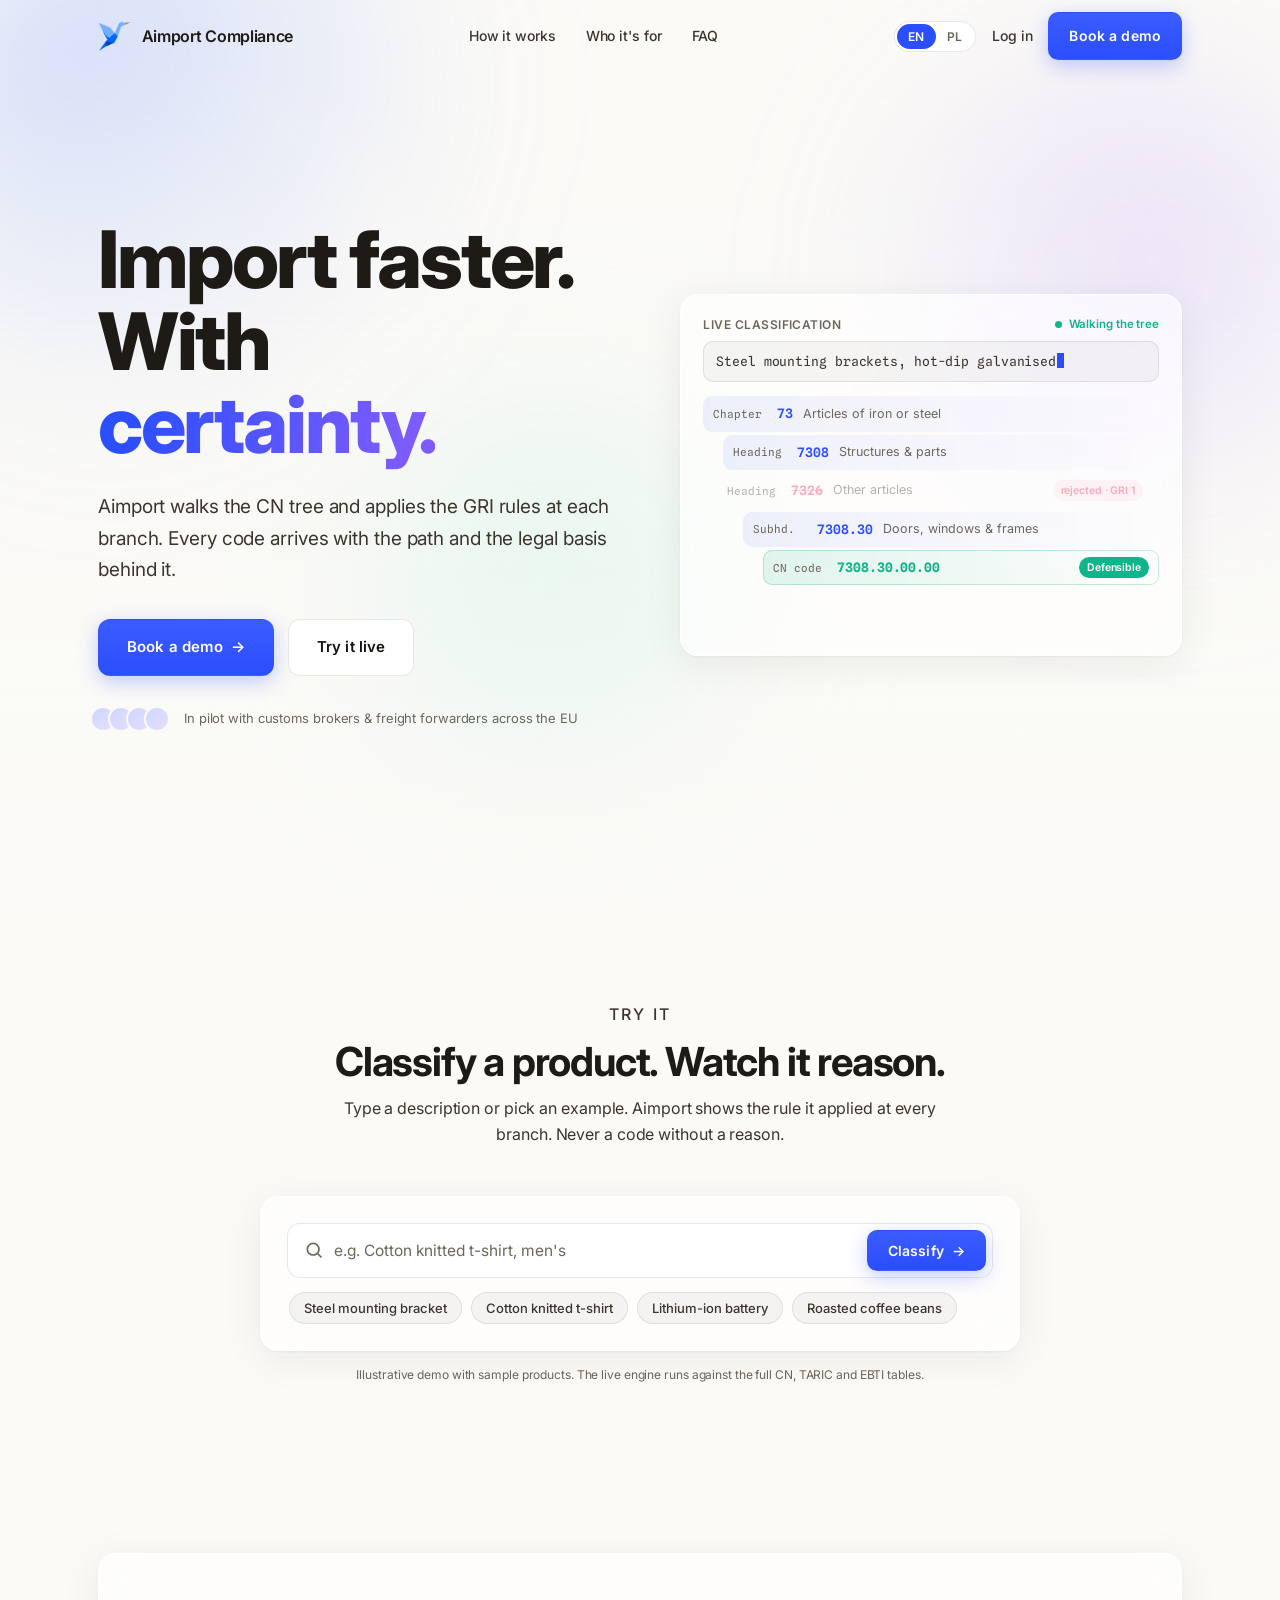
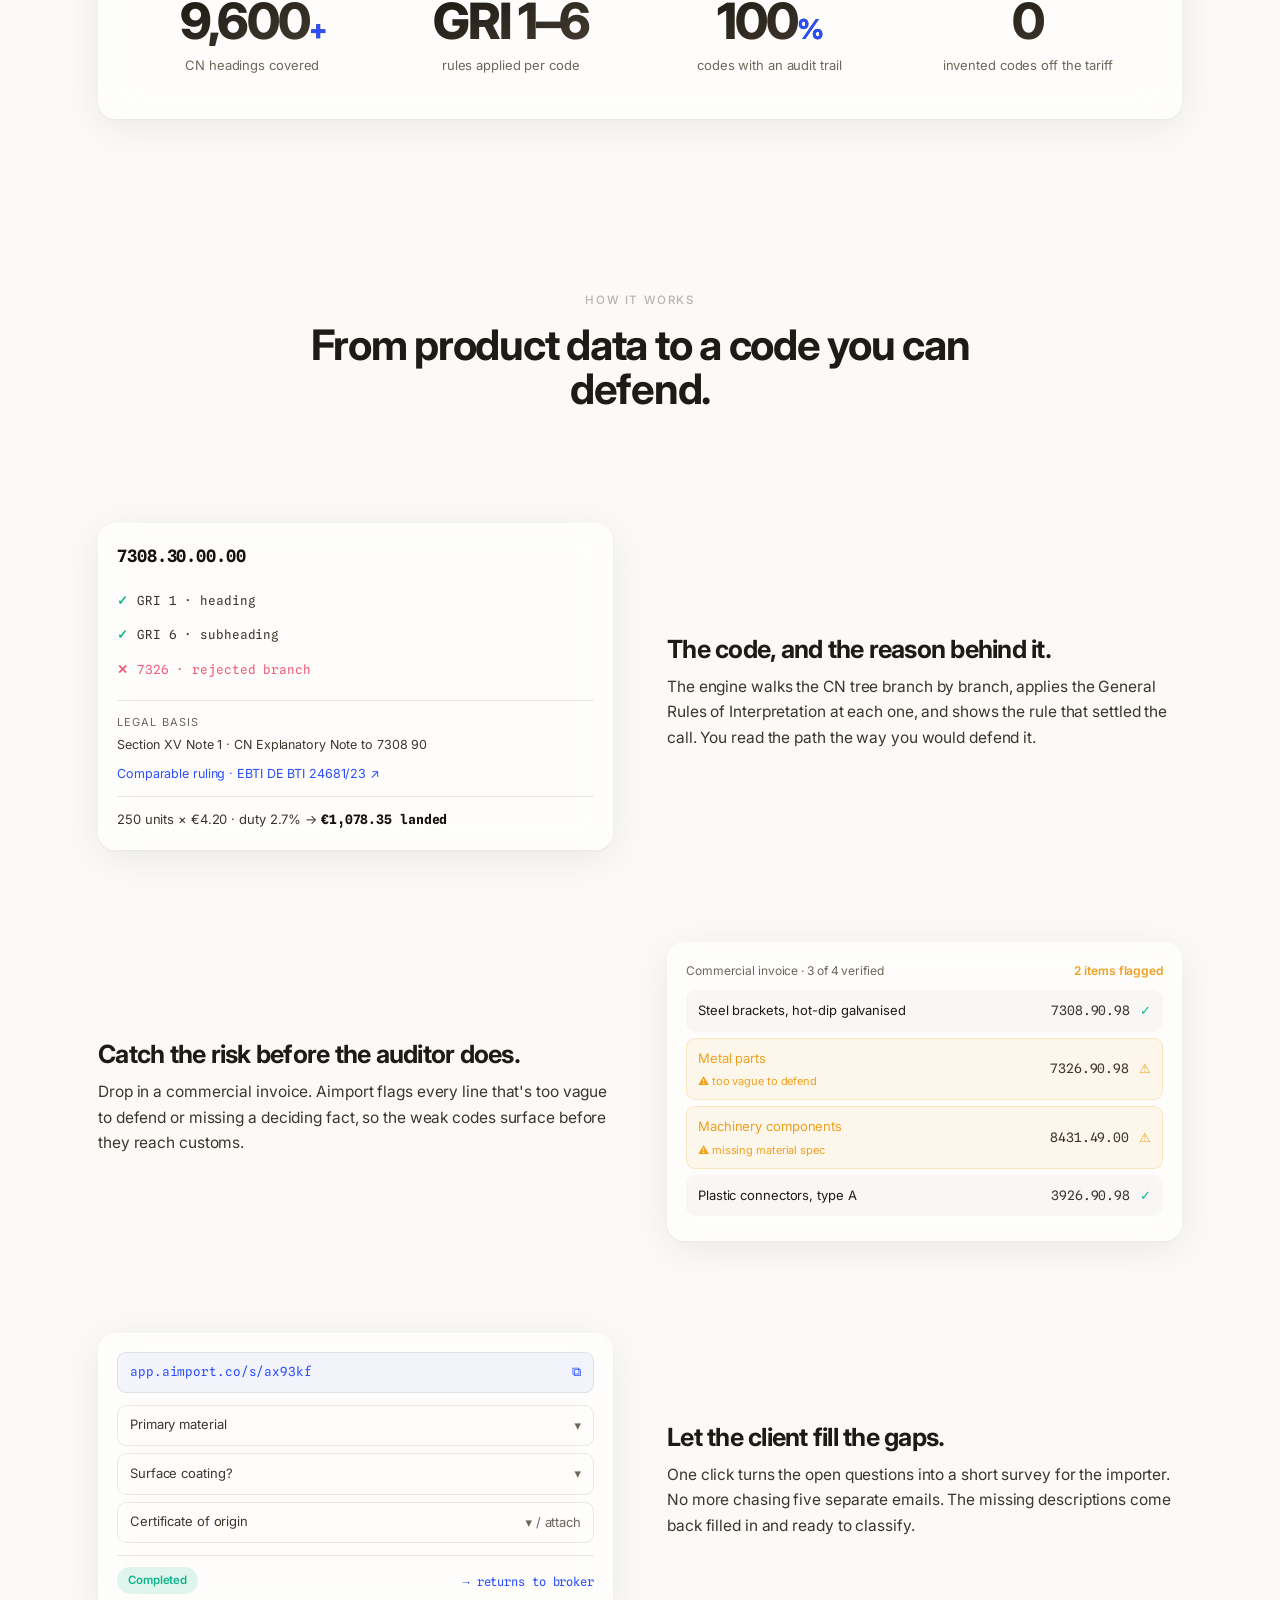
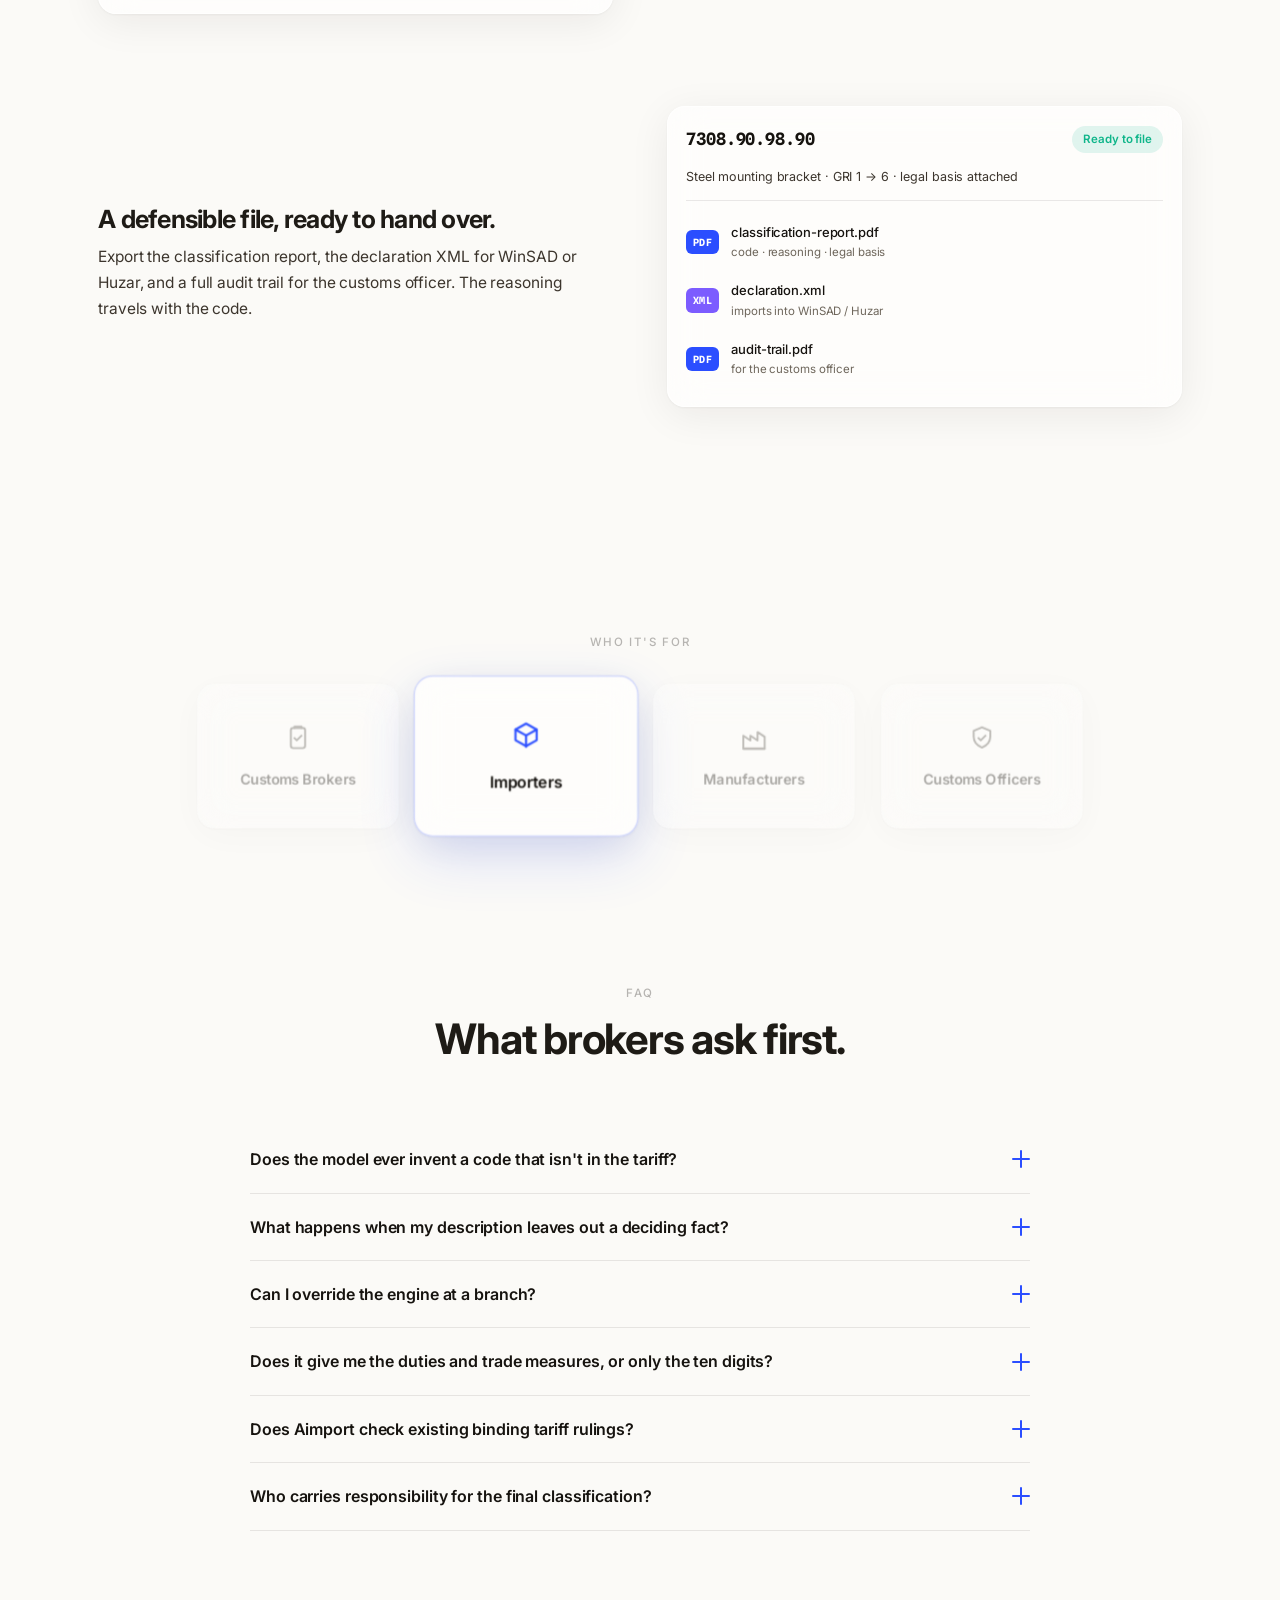
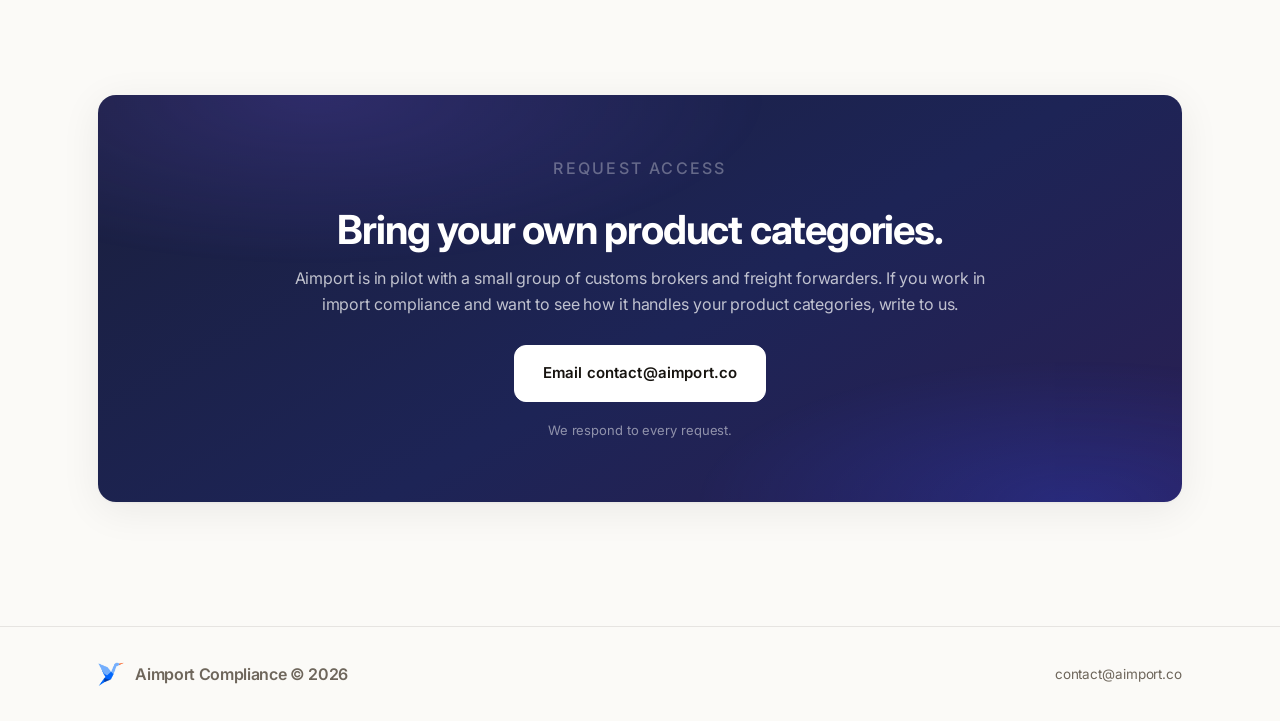
<file: server/optimize.html>
<!DOCTYPE html>
<html lang="en">
<head>
<meta charset="utf-8">
<meta name="viewport" content="width=device-width, initial-scale=1">
<title>Alternative Classifications — Aimport Compliance</title>
<link rel="preconnect" href="https://fonts.googleapis.com">
<link rel="preconnect" href="https://fonts.gstatic.com" crossorigin>
<link href="https://fonts.googleapis.com/css2?family=Inter:wght@400;500;600;700&display=swap" rel="stylesheet">
<style>
  :root{
    /* light / warm-white tech theme (matches landing) */
    --bg:#FAF8F3; --panel:#FFFFFF; --panel-2:#F4F2EC; --line:rgba(30,24,18,.12);
    --text:#1E1712; --muted:#6E665B; --faint:#3C352D; --accent:#2B4EFF;
    --accent-dim:rgba(43,78,255,.10); --amber:#B45309; --red:#DC2626;
    --mono:-apple-system,BlinkMacSystemFont,"SF Pro Text","SF Pro Display","Helvetica Neue",Helvetica,Arial,sans-serif;
  }
  .lb-status{display:inline-block;font-size:10px;letter-spacing:.05em;text-transform:uppercase;
             padding:1px 6px;border-radius:3px;margin-left:5px;font-family:var(--mono);vertical-align:middle}
  .lb-inforce{color:#0c8a55;border:1px solid rgba(12,138,85,.32);background:rgba(12,138,85,.10)}
  .lb-expired{color:#b45309;border:1px solid rgba(180,83,9,.32);background:rgba(180,83,9,.10)}
  .lb-oj{color:var(--faint);font-family:var(--mono);font-size:10.5px;margin-top:2px}
  *{box-sizing:border-box}
  body{margin:0;background:linear-gradient(180deg,#FFFFFF 0%,#FAF7F0 60%,#F5F1E8 100%);
    background-attachment:fixed;color:var(--text);
    font-family:Inter,system-ui,-apple-system,Segoe UI,Roboto,sans-serif;
    line-height:1.6;letter-spacing:-0.005em;-webkit-font-smoothing:antialiased}
  ::selection{background:rgba(43,78,255,.18);color:#1E1712}
  a{color:inherit;text-decoration:none}

  /* ---- topbar ---- */
  .topbar{display:flex;align-items:center;justify-content:space-between;
          padding:16px 48px;border-bottom:1px solid var(--line);position:sticky;top:0;z-index:50;
          background:rgba(250,248,243,.72);backdrop-filter:blur(12px) saturate(140%);
          -webkit-backdrop-filter:blur(12px) saturate(140%)}
  .mark{display:inline-flex;align-items:center;gap:11px;font-weight:600;font-size:17px;color:var(--text)}
  .brandmark{width:34px;height:31px;display:block;flex:none;
    background:url('[data-uri]') center/contain no-repeat}
  .topbar nav{display:flex;gap:28px}
  .topbar nav a{color:var(--muted);font-size:13px;letter-spacing:.04em;transition:color .18s}
  .topbar nav a:hover{color:var(--accent)}
  .topbar nav a.active{color:var(--accent)}

  /* ---- two-column layout ---- */
  .cls{display:grid;grid-template-columns:42fr 58fr;gap:54px;
       max-width:1220px;margin:0 auto;padding:70px 48px 90px}

  /* ---- left: input panel ---- */
  .lbl{font-size:11px;font-weight:600;text-transform:uppercase;letter-spacing:.2em;
       color:var(--faint);margin-bottom:12px}
  .lbl.accent{color:var(--accent)}

  textarea#desc{width:100%;min-height:130px;background:var(--panel);color:var(--text);
    border:1px solid rgba(255,255,255,.2);border-radius:0;padding:16px;font-family:inherit;
    font-size:15.5px;line-height:1.55;outline:none;resize:vertical;transition:border-color .18s}
  textarea#desc::placeholder{color:#8a8a8a}
  textarea#desc:focus{border-color:var(--accent)}

  .row2{display:flex;gap:18px;margin-top:22px}
  .row2 .field{flex:1}
  .ipt{width:100%;background:var(--panel);color:var(--text);
    border:1px solid rgba(255,255,255,.2);border-radius:0;padding:12px 14px;
    font-family:var(--mono);font-size:14px;outline:none;transition:border-color .18s}
  .ipt::placeholder{color:#8a8a8a}
  .ipt:focus{border-color:var(--accent)}
  .note{color:var(--faint);font-size:11.5px;margin-top:8px;line-height:1.5}

  .btn{display:block;width:100%;margin-top:26px;background:transparent;
    border:1px solid rgba(31,111,235,.55);color:var(--accent);border-radius:0;
    padding:15px;font-family:Inter;font-size:13px;font-weight:600;letter-spacing:.18em;
    text-transform:uppercase;cursor:pointer;transition:background .18s,border-color .18s}
  .btn:hover{background:var(--accent-dim);border-color:var(--accent)}
  .btn:disabled{opacity:.4;cursor:default}

  .inline-err{display:none;color:var(--red);font-size:13px;margin-top:16px;line-height:1.5}

  /* explainer block */
  .explainer{margin-top:34px;padding:20px 22px;border-left:2px solid rgba(31,111,235,.3);
             background:rgba(31,111,235,.04)}
  .explainer .etitle{font-size:11px;font-weight:600;letter-spacing:.18em;text-transform:uppercase;
                     color:var(--accent);margin-bottom:10px}
  .explainer p{margin:0 0 10px;color:var(--muted);font-size:13.5px;line-height:1.6}
  .explainer p:last-child{margin:0}

  /* ---- right: results panel ---- */
  .panel{position:relative;background:var(--panel-2);border:1px solid var(--line);min-height:500px;overflow:hidden}

  /* scanning sweep */
  .scan{position:absolute;inset:0;z-index:0;opacity:0;transition:opacity .5s;pointer-events:none}
  .scan.on{opacity:1}
  .scan line{stroke:var(--accent);stroke-width:.6;opacity:.07}
  .scan g{animation:sweep 3.2s linear infinite}
  @keyframes sweep{from{transform:translateY(0)}to{transform:translateY(40px)}}

  .progress{position:absolute;top:0;left:0;right:0;height:2px;background:rgba(255,255,255,.06);
    overflow:hidden;display:none;z-index:3}
  .progress.on{display:block}
  .progress .bar{position:absolute;top:0;height:100%;width:32%;left:-32%;background:var(--accent);
    box-shadow:0 0 8px rgba(31,111,235,.7);animation:indet 1.1s ease-in-out infinite}
  @keyframes indet{0%{left:-32%}100%{left:100%}}

  .pad{position:relative;z-index:1;padding:34px 32px}

  /* ghost state */
  .ghost .g-code{font-family:var(--mono);font-size:28px;letter-spacing:.06em;color:#23232e}
  .ghost .g-sub{height:12px;width:55%;background:#191922;margin-top:16px}
  .ghost .g-div{height:1px;background:var(--line);margin:24px 0}
  .ghost .g-line{height:11px;background:#15151d;margin:13px 0}
  .ghost .g-line.s{width:35%} .ghost .g-line.m{width:60%}
  .ghost-note{position:absolute;bottom:30px;left:32px;color:var(--faint);font-size:12px;
    letter-spacing:.12em;text-transform:uppercase}

  /* waiting state (after submit, before result) */
  .waiting{display:none;padding:60px 32px;text-align:center}
  .waiting.on{display:block}
  .waiting .wt{color:var(--accent);font-family:var(--mono);font-size:12px;letter-spacing:.14em;
               text-transform:uppercase;margin-bottom:12px}
  .waiting .ws{color:var(--muted);font-size:14px;max-width:360px;margin:0 auto;line-height:1.6}

  /* result content */
  #resultContent{display:none}

  /* original code summary card */
  .orig-card{background:var(--panel);border:1px solid var(--line);padding:22px 24px;margin-bottom:28px}
  .orig-card .oc-label{font-size:10px;font-weight:600;letter-spacing:.18em;text-transform:uppercase;
                       color:var(--faint);margin-bottom:10px}
  .orig-card .oc-code{font-family:var(--mono);font-size:22px;color:var(--accent);letter-spacing:.06em;line-height:1}
  .orig-card .oc-desc{color:var(--text);font-size:14px;margin-top:6px}
  .orig-card .oc-duty{color:var(--muted);font-size:13px;margin-top:8px;font-family:var(--mono)}

  /* section heading */
  .sec-head{font-size:10px;font-weight:600;letter-spacing:.2em;text-transform:uppercase;
            color:var(--faint);margin:0 0 16px;display:flex;align-items:center;gap:12px}
  .sec-head::after{content:"";flex:1;height:1px;background:var(--line)}

  /* no-results state */
  .no-alts{padding:32px 0;color:var(--muted);font-size:14px;line-height:1.6}
  .no-alts .na-title{color:var(--text);font-size:15px;margin-bottom:10px;font-weight:500}

  /* alternative card */
  .alt-card{border:1px solid var(--line);background:var(--panel);margin-bottom:16px;
            border-left:3px solid var(--accent)}
  .alt-card.no-duty{border-left-color:var(--line)}

  .ac-head{padding:18px 20px 14px;border-bottom:1px solid var(--line)}
  .ac-code{font-family:var(--mono);font-size:20px;color:var(--accent);letter-spacing:.06em;line-height:1}
  .ac-desc{color:var(--text);font-size:14px;margin-top:5px}
  .ac-attr{display:inline-flex;align-items:center;gap:7px;margin-top:10px;
           font-size:11px;letter-spacing:.06em;color:var(--accent);
           border:1px solid rgba(31,111,235,.35);padding:3px 10px}
  .ac-attr .at-label{color:var(--faint);font-weight:600;text-transform:uppercase;font-size:10px;letter-spacing:.14em}

  .ac-body{padding:16px 20px}
  .ac-framing{font-size:13.5px;color:var(--muted);font-style:italic;
              border-left:2px solid rgba(255,255,255,.1);padding-left:14px;margin-bottom:16px;line-height:1.6}
  .ac-framing .fl{font-style:normal;font-size:10px;letter-spacing:.14em;text-transform:uppercase;
                  color:var(--faint);display:block;margin-bottom:5px}

  .ac-rationale{font-size:13px;color:var(--muted);margin-bottom:16px;line-height:1.6;padding-bottom:16px;
                border-bottom:1px solid var(--line)}
  .ac-rationale .rl{font-size:10px;font-weight:600;letter-spacing:.14em;text-transform:uppercase;
                    color:var(--faint);margin-bottom:5px}

  .ac-metrics{display:grid;grid-template-columns:1fr 1fr;gap:0;border:1px solid var(--line)}
  .ac-metric{padding:12px 16px;border-right:1px solid var(--line)}
  .ac-metric:last-child{border-right:0}
  .ac-metric .mk{font-size:10px;letter-spacing:.14em;text-transform:uppercase;color:var(--faint);margin-bottom:5px}
  .ac-metric .mv{font-family:var(--mono);font-size:14px;color:var(--text)}
  .ac-metric .mv.rate{color:var(--accent)}
  .ac-metric .mv a{color:var(--muted);text-decoration:underline;text-underline-offset:3px}
  .ac-metric .mv a:hover{color:var(--accent)}

  .defense-flag{margin-top:12px;border-left:3px solid var(--amber);
                background:rgba(217,164,65,.06);padding:10px 14px;font-size:13px}
  .defense-flag .df-label{font-size:10px;font-weight:600;letter-spacing:.14em;text-transform:uppercase;
                          color:var(--amber);margin-bottom:4px}
  .defense-flag .df-name{color:var(--text);margin-bottom:3px}
  .defense-flag .df-rate{color:var(--amber);font-family:var(--mono);font-size:13px}

  /* GRI path (collapsible) */
  .path-wrap{margin-top:16px;padding-top:14px;border-top:1px solid var(--line)}
  .path-toggle{background:none;border:0;color:var(--accent);font-family:var(--mono);
    font-size:11px;letter-spacing:.12em;text-transform:uppercase;cursor:pointer;padding:0;
    display:flex;align-items:center;gap:8px}
  .path-toggle .pm{font-size:13px;width:10px}
  .timeline{position:relative;margin-top:14px;padding-left:20px;display:none}
  .timeline.on{display:block}
  .timeline::before{content:"";position:absolute;left:3px;top:6px;bottom:6px;width:1px;
    background:rgba(31,111,235,.3)}
  .tl-item{position:relative;padding:5px 0}
  .tl-item::before{content:"";position:absolute;left:-18px;top:10px;width:6px;height:6px;
    border-radius:50%;background:var(--accent);box-shadow:0 0 5px rgba(31,111,235,.5)}
  .tl-l{font-family:var(--mono);font-size:10px;letter-spacing:.06em;color:var(--faint);text-transform:uppercase}
  .tl-c{color:var(--text);font-size:13px;margin-top:2px}

  /* disclaimer */
  .disclaimer{margin-top:28px;padding:16px 20px;border:1px solid rgba(255,255,255,.08);
              background:rgba(255,255,255,.02)}
  .disclaimer .dl{font-size:10px;font-weight:600;letter-spacing:.18em;text-transform:uppercase;
                  color:var(--faint);margin-bottom:8px}
  .disclaimer p{margin:0;color:var(--muted);font-size:12.5px;line-height:1.65}

  /* restart */
  .restart{display:block;margin-top:22px;background:none;border:0;color:var(--faint);
    font-family:var(--mono);font-size:11px;letter-spacing:.06em;cursor:pointer;padding:0}
  .restart:hover{color:var(--accent)}

  /* analysis summary banner */
  .summary{margin-bottom:26px;padding:18px 22px;border-left:2px solid var(--accent);
           background:rgba(31,111,235,.05)}
  .summary .sl{font-size:10px;font-weight:600;letter-spacing:.18em;text-transform:uppercase;
               color:var(--accent);margin-bottom:8px}
  .summary p{margin:0;color:var(--text);font-size:13.5px;line-height:1.6}

  /* defensibility / confidence badges */
  .badge{display:inline-flex;align-items:center;gap:6px;font-size:10px;font-weight:600;
         letter-spacing:.12em;text-transform:uppercase;padding:3px 9px;border:1px solid var(--line)}
  .badge.strong,.badge.high{color:var(--accent);border-color:rgba(31,111,235,.4);background:rgba(31,111,235,.06)}
  .badge.arguable,.badge.medium{color:var(--amber);border-color:rgba(217,164,65,.4);background:rgba(217,164,65,.06)}
  .badge.weak,.badge.low{color:var(--red);border-color:rgba(194,96,122,.4);background:rgba(194,96,122,.06)}

  /* original-card assessment block */
  .oc-assess{margin-top:16px;padding-top:14px;border-top:1px solid var(--line)}
  .oc-assess .oa-row{display:flex;align-items:center;gap:10px;margin-bottom:10px}
  .oc-assess .oa-k{font-size:10px;letter-spacing:.14em;text-transform:uppercase;color:var(--faint)}
  .oc-assess .oa-text{color:var(--muted);font-size:12.5px;line-height:1.6;margin:0 0 8px}
  .oc-assess .oa-text:last-child{margin:0}
  .oc-assess .oa-text b{color:var(--faint);font-weight:600;font-size:10px;letter-spacing:.12em;
                        text-transform:uppercase;display:block;margin-bottom:3px}

  /* deterministic defensibility block (Phase 6) */
  .def-det{margin-top:14px;border:1px solid var(--line);border-radius:6px;padding:12px 14px;background:rgba(31,111,235,.05)}
  .dd-head{display:flex;align-items:baseline;justify-content:space-between;gap:10px;margin-bottom:8px}
  .dd-title{font-size:11px;font-weight:600;letter-spacing:.1em;text-transform:uppercase;color:var(--faint)}
  .dd-score{font-family:var(--mono);font-size:13px;color:var(--accent);font-weight:600;white-space:nowrap}
  .dd-grid{display:flex;flex-wrap:wrap;gap:6px 18px;font-size:12px;color:var(--muted);font-family:var(--mono)}
  .dd-note{margin-top:8px;font-size:11px;color:var(--faint);font-style:italic}
  .opt-foot{margin-top:18px;font-size:12px;color:var(--muted);line-height:1.5;font-style:italic}

  /* alt-card head chips row */
  .ac-chips{display:flex;flex-wrap:wrap;gap:8px;margin-top:10px}
  .lens-chip{display:inline-flex;align-items:center;gap:7px;font-size:11px;letter-spacing:.06em;
             color:var(--accent);border:1px solid rgba(31,111,235,.35);padding:3px 10px}
  .lens-chip .lc-label{color:var(--faint);font-weight:600;text-transform:uppercase;font-size:10px;letter-spacing:.14em}

  /* gri rule + expected heading rows */
  .ac-gri{display:inline-block;font-family:var(--mono);font-size:11px;color:var(--accent);
          border:1px solid rgba(31,111,235,.3);padding:2px 8px;margin-bottom:12px;letter-spacing:.04em}
  .ac-expect{font-size:12.5px;color:var(--muted);margin-bottom:16px;line-height:1.55}
  .ac-expect .el{font-size:10px;font-weight:600;letter-spacing:.14em;text-transform:uppercase;
                 color:var(--faint);display:block;margin-bottom:4px}
  .ac-expect .ev{color:var(--text);font-family:var(--mono);font-size:12.5px}

  .ac-confnote{font-size:12px;color:var(--faint);margin-top:12px;line-height:1.55;font-style:italic}

  /* declarant note callout */
  .declarant{margin-top:12px;border-left:3px solid var(--amber);background:rgba(217,164,65,.06);
             padding:10px 14px;font-size:12.5px;line-height:1.6}
  .declarant .dn-label{font-size:10px;font-weight:600;letter-spacing:.14em;text-transform:uppercase;
                       color:var(--amber);margin-bottom:4px}
  .declarant .dn-text{color:var(--text)}

  @media (max-width:900px){
    .cls{grid-template-columns:1fr;gap:40px;padding:48px 22px 70px}
    .topbar{padding:22px}
    .panel{min-height:320px}
    .ac-metrics{grid-template-columns:1fr}
    .ac-metric{border-right:0;border-bottom:1px solid var(--line)}
    .ac-metric:last-child{border-bottom:0}
  }
  /* language switcher (globe + menu) */
  .tb-right{display:flex;align-items:center;gap:20px}
  .lang-switch{position:relative;display:inline-flex}
  .lang-globe{appearance:none;background:transparent;border:1px solid var(--line);border-radius:999px;
    width:34px;height:34px;display:inline-flex;align-items:center;justify-content:center;cursor:pointer;
    color:var(--muted);transition:color .2s,border-color .2s}
  .lang-globe:hover,.lang-globe.open{color:var(--accent);border-color:var(--accent)}
  .lang-menu{position:absolute;top:calc(100% + 8px);right:0;min-width:132px;background:var(--panel);
    border:1px solid var(--line);border-radius:10px;padding:6px;display:none;z-index:60;
    box-shadow:0 10px 28px rgba(0,0,0,.45)}
  .lang-menu.open{display:block}
  .lang-menu .lang-opt{display:block;width:100%;text-align:left;appearance:none;background:transparent;
    border:0;cursor:pointer;font-family:inherit;font-size:13px;color:var(--muted);padding:8px 10px;
    border-radius:6px;transition:color .15s,background .15s}
  .lang-menu .lang-opt:hover{color:var(--text);background:rgba(255,255,255,.05)}
  .lang-menu .lang-opt.active{color:var(--accent);background:var(--accent-dim)}

  /* ===== LIGHT-THEME OVERRIDES (declared last, win by source order) ===== */
  textarea#desc,.ipt{background:#fff;border:1px solid var(--line);color:var(--text)}
  textarea#desc::placeholder,.ipt::placeholder{color:var(--muted)}
  textarea#desc:focus,.ipt:focus{border-color:var(--accent)}
  .btn{border:1px solid rgba(43,78,255,.40);color:var(--accent)}
  .btn:hover{background:var(--accent-dim);border-color:var(--accent)}
  .explainer{background:rgba(43,78,255,.04);border-left:2px solid rgba(43,78,255,.30)}
  .panel{background:linear-gradient(150deg,rgba(255,255,255,.92),rgba(238,243,255,.70));
    border:1px solid rgba(255,255,255,.85);border-radius:18px;
    box-shadow:0 14px 40px rgba(43,78,255,.10),inset 0 1px 0 rgba(255,255,255,.9)}
  .progress{background:rgba(30,24,18,.08)}
  .ghost .g-code{color:#cfcabf}
  .ghost .g-sub,.ghost .g-line{background:#ECE8E0}

/* ===== match landing redesign (appended; tokens + shared components) ===== */
:root{
  --bg:#FBFAF7; --surface:#FFFFFF; --card:#FFFFFF; --ink:#16130F;
  --brand:#2B4EFF; --accent:#2B4EFF; --violet:#7C5CFF; --teal:#0FB58A; --rose:#F25C7A;
  --accent-dim:rgba(43,78,255,.08); --line:rgba(22,19,15,.09);
  --glass:rgba(255,255,255,.62); --glass-line:rgba(255,255,255,.7);
  --glass-shadow:0 8px 40px rgba(22,19,15,.07),0 1px 3px rgba(22,19,15,.05);
  --blur:blur(18px) saturate(170%);
  --mono:"Spline Sans Mono",ui-monospace,SFMono-Regular,Menlo,monospace;
}
body{background:var(--bg)!important;font-family:Inter,system-ui,-apple-system,"Segoe UI",Roboto,sans-serif}
.aurora{position:fixed;inset:0;z-index:-2;overflow:hidden;pointer-events:none}
.aurora b{position:absolute;border-radius:50%;filter:blur(72px);opacity:.30;mix-blend-mode:multiply}
.aurora .a1{width:46vw;height:46vw;left:-10vw;top:-14vw;background:radial-gradient(circle at 30% 30%,#9db4ff,transparent 70%)}
.aurora .a2{width:40vw;height:40vw;right:-8vw;top:2vh;background:radial-gradient(circle at 60% 40%,#cbb6ff,transparent 70%)}
.aurora .a3{width:38vw;height:38vw;left:22vw;top:42vh;background:radial-gradient(circle at 50% 50%,#a9eed8,transparent 70%)}
.topbar{background:var(--glass)!important;backdrop-filter:var(--blur);-webkit-backdrop-filter:var(--blur);
  border-bottom:1px solid var(--line)!important}
.topbar nav a{border-radius:8px;transition:color .2s,background .2s}
.topbar nav a.active{color:var(--brand)!important}
.btn{background:linear-gradient(180deg,#3a5cff,#2B4EFF)!important;color:#fff!important;
  border:1px solid transparent!important;border-radius:10px!important;
  box-shadow:0 6px 20px rgba(43,78,255,.28);transition:transform .18s cubic-bezier(.2,.8,.2,1),box-shadow .2s}
.btn:hover{background:linear-gradient(180deg,#3a5cff,#2B4EFF)!important;color:#fff!important;
  transform:translateY(-1px);box-shadow:0 10px 28px rgba(43,78,255,.4);border-color:transparent!important}
.btn:disabled{opacity:.4;box-shadow:none;transform:none}
input,textarea,select{border-radius:10px!important}
::selection{background:rgba(43,78,255,.16)}
</style>
  <link href="https://fonts.googleapis.com/css2?family=Inter:wght@400;500;600;700;800&family=Spline+Sans+Mono:wght@400;500;600&display=swap" rel="stylesheet">
</head>
<body>
<div class="aurora" aria-hidden="true"><b class="a1"></b><b class="a2"></b><b class="a3"></b></div>

<div class="topbar">
  <a class="mark" href="/"><span class="brandmark"></span>Aimport Compliance</a>
  <div class="tb-right">
  <nav>
    <a href="/classify" data-i18n="cls.nav_dashboard">Dashboard</a>
    <a href="/products" data-i18n="cls.nav_products">Saved products</a>
    <a href="/optimize" class="active" data-i18n="cls.nav_optimize">Optimize</a>
  </nav>
  <div class="lang-switch">
    <button type="button" class="lang-globe" aria-label="Language / Język" aria-haspopup="true">
      <svg viewBox="0 0 24 24" width="18" height="18" fill="none" stroke="currentColor" stroke-width="1.6" stroke-linecap="round">
        <circle cx="12" cy="12" r="9"/><path d="M3 12h18"/><path d="M12 3c2.6 2.7 2.6 15.3 0 18M12 3c-2.6 2.7-2.6 15.3 0 18"/>
      </svg>
    </button>
    <div class="lang-menu" role="menu">
      <button type="button" class="lang-opt" data-lang="EU" role="menuitem">English</button>
      <button type="button" class="lang-opt" data-lang="PL" role="menuitem">Polski</button>
    </div>
  </div>
  </div>
</div>

<main class="cls">
  <!-- ===== LEFT: inputs ===== -->
  <div class="col-left">
    <div class="lbl">Product description</div>
    <textarea id="desc" placeholder="Describe the product — material, function, state of presentation, intended use."></textarea>

    <div class="row2" style="margin-top:22px">
      <div class="field">
        <div class="lbl">Current HS/TARIC code</div>
        <input id="code" class="ipt" maxlength="12" placeholder="6109100010">
        <div class="note">The code you are currently declaring.</div>
      </div>
      <div class="field">
        <div class="lbl">Origin country</div>
        <input id="origin" class="ipt" maxlength="2" placeholder="CN"
               style="text-transform:uppercase">
        <div class="note">ISO 2-letter code. Leave blank to skip duty lookup.</div>
      </div>
    </div>

    <button id="btnAnalyze" class="btn">Analyse alternative classifications</button>
    <div id="inErr" class="inline-err"></div>

    <div class="explainer">
      <div class="etitle">What this does</div>
      <p>The GRI rules of interpretation allow a product to be described in
         more than one legally defensible way, depending on which attribute
         is foregrounded — material, function, state of presentation,
         essential character, or principal use.</p>
      <p>This tool identifies those alternative framings and runs each one
         through the deterministic GRI classification engine. Only alternatives
         that the engine classifies to a declarable code appear below. The AI
         proposes framings; the engine decides legal validity.</p>
      <p>The GRI path and legal basis for each alternative are the substantive
         output. Duty differences are shown as a consequence, not the objective.</p>
    </div>
  </div>

  <!-- ===== RIGHT: results panel ===== -->
  <div class="col-right">
    <div class="panel">
      <!-- scanning animation -->
      <svg class="scan" id="scan" preserveAspectRatio="none" aria-hidden="true">
        <g>
          <line x1="0" y1="0"   x2="100%" y2="0"/>
          <line x1="0" y1="40"  x2="100%" y2="40"/>
          <line x1="0" y1="80"  x2="100%" y2="80"/>
          <line x1="0" y1="120" x2="100%" y2="120"/>
          <line x1="0" y1="160" x2="100%" y2="160"/>
          <line x1="0" y1="200" x2="100%" y2="200"/>
          <line x1="0" y1="240" x2="100%" y2="240"/>
          <line x1="0" y1="280" x2="100%" y2="280"/>
          <line x1="0" y1="320" x2="100%" y2="320"/>
          <line x1="0" y1="360" x2="100%" y2="360"/>
          <line x1="0" y1="400" x2="100%" y2="400"/>
          <line x1="0" y1="440" x2="100%" y2="440"/>
          <line x1="0" y1="480" x2="100%" y2="480"/>
        </g>
      </svg>
      <div class="progress" id="progress"><div class="bar"></div></div>

      <div class="pad" id="padContent">
        <!-- ghost placeholder -->
        <div id="ghost" class="ghost">
          <div class="g-code">—— —— —— ——</div>
          <div class="g-sub"></div>
          <div class="g-div"></div>
          <div class="g-line m"></div>
          <div class="g-line s"></div>
          <div class="g-div"></div>
          <div class="g-line m"></div>
          <div class="g-line s"></div>
          <div class="ghost-note">Awaiting analysis</div>
        </div>

        <!-- waiting message -->
        <div class="waiting" id="waiting">
          <div class="wt">Analysing&hellip;</div>
          <div class="ws">The engine is proposing and classifying alternative
            framings via the GRI rules. This may take 30–90 seconds depending
            on how many alternatives are found.</div>
        </div>

        <!-- results -->
        <div id="resultContent" style="display:none">
          <div id="summaryCard"></div>
          <div id="origCard"></div>
          <div id="altSection"></div>
          <div class="disclaimer">
            <div class="dl">Legal disclaimer</div>
            <p>Alternative classifications shown are those defensible under
               the GRI rules of interpretation and confirmed by the
               deterministic classification engine. Final classification
               responsibility rests with the declarant. Duty differences
               are shown for information only.</p>
          </div>
          <button class="restart" id="restart">← Start a new analysis</button>
        </div>
      </div>
    </div>
  </div>
</main>

<script>
// access gate: redirect to landing if PIN was not entered this tab session
(function() {
  if (sessionStorage.getItem('aimport_access') !== 'granted') {
    window.location.href = '/';
  }
})();
</script>
<script>
(function(){
  var $ = function(id){ return document.getElementById(id); };

  function esc(s){
    return String(s == null ? '' : s)
      .replace(/[&<>]/g, function(c){ return {'&':'&amp;','<':'&lt;','>':'&gt;'}[c]; });
  }

  function computing(on){
    $('scan').classList.toggle('on', on);
    $('progress').classList.toggle('on', on);
  }

  function showWaiting(on){
    $('ghost').style.display = on ? 'none' : 'block';
    $('waiting').classList.toggle('on', on);
    if(on) $('resultContent').style.display = 'none';
  }

  function reset(){
    $('desc').value = ''; $('code').value = ''; $('origin').value = '';
    $('inErr').style.display = 'none';
    $('resultContent').style.display = 'none';
    $('waiting').classList.remove('on');
    $('ghost').style.display = 'block';
    $('btnAnalyze').disabled = false;
    computing(false);
  }

  $('btnAnalyze').addEventListener('click', function(){
    var description = $('desc').value.trim();
    var code = $('code').value.trim();
    var origin = $('origin').value.trim().toUpperCase();
    var err = $('inErr');
    err.style.display = 'none';

    if(!description){ err.textContent = 'Enter a product description.'; err.style.display='block'; return; }
    if(!code){ err.textContent = 'Enter the current HS/TARIC code.'; err.style.display='block'; return; }

    $('btnAnalyze').disabled = true;
    computing(true);
    showWaiting(true);

    fetch('/api/optimize', {
      method: 'POST',
      headers: {'content-type': 'application/json'},
      body: JSON.stringify({description: description, current_code: code, origin: origin})
    })
    .then(function(r){ return r.json(); })
    .then(function(data){
      computing(false);
      showWaiting(false);
      $('btnAnalyze').disabled = false;
      if(data.error){
        err.textContent = data.error; err.style.display = 'block';
        $('ghost').style.display = 'block';
        return;
      }
      render(data);
    })
    .catch(function(){
      computing(false);
      showWaiting(false);
      $('btnAnalyze').disabled = false;
      $('ghost').style.display = 'block';
      err.textContent = 'Could not reach the server. Is the app running?';
      err.style.display = 'block';
    });
  });

  function dutyStr(duty){
    if(!duty || !duty.rate) return '—';
    return esc(duty.rate);
  }

  // Deterministic legal-basis render: reference + stable EUR-Lex CELEX link +
  // honest in-force/expired status, all server-derived from the tariff DB.
  function legalHtml(duty){
    if(!duty || !duty.regulation) return '<span style="color:var(--faint)">—</span>';
    var lg = duty.legal || {};
    var reg = lg.reference || duty.regulation;
    var html = lg.url
      ? '<a href="' + esc(lg.url) + '" target="_blank" rel="noopener">' + esc(reg) + '</a>'
      : esc(reg);
    if(lg.status === 'expired')
      html += ' <span class="lb-status lb-expired" title="The tariff measure carrying this legal basis has an end date in the past">measure expired</span>';
    else if(lg.status === 'in_force')
      html += ' <span class="lb-status lb-inforce" title="The tariff measure carrying this legal basis has no end date in the tariff data">measure in force</span>';
    if(lg.oj) html += '<div class="lb-oj">' + esc(lg.oj) + '</div>';
    return html;
  }

  function badge(value){
    var v = String(value || '').toLowerCase();
    return '<span class="badge ' + esc(v) + '">' + esc(String(value || '—')) + '</span>';
  }

  function render(data){
    var orig = data.original || {};
    var alts = data.alternatives || [];

    // ---- analysis summary banner ----
    $('summaryCard').innerHTML = data.analysis_summary
      ? '<div class="summary"><div class="sl">Expert assessment</div><p>' +
          esc(data.analysis_summary) + '</p></div>'
      : '';

    // ---- original card (+ defensibility assessment) ----
    var origDuty = orig.duty ? dutyStr(orig.duty) : '—';
    var origLegal = legalHtml(orig.duty);
    var a = orig.assessment || {};
    var assessHtml = '';
    if(a.defensibility || a.defensibility_reasoning || a.strongest_challenge_vector){
      assessHtml = '<div class="oc-assess">' +
        (a.defensibility
          ? '<div class="oa-row"><span class="oa-k">Defensibility</span>' + badge(a.defensibility) + '</div>'
          : '') +
        (a.defensibility_reasoning
          ? '<p class="oa-text"><b>Basis &amp; vulnerability</b>' + esc(a.defensibility_reasoning) + '</p>'
          : '') +
        (a.strongest_challenge_vector
          ? '<p class="oa-text"><b>Strongest challenge vector</b>' + esc(a.strongest_challenge_vector) + '</p>'
          : '') +
        '</div>';
    }
    $('origCard').innerHTML =
      '<div class="orig-card">' +
        '<div class="oc-label">Current classification</div>' +
        '<div class="oc-code">' + esc(orig.code_spaced || orig.code) + '</div>' +
        '<div class="oc-desc">' + esc(orig.cn_description || orig.input_description) + '</div>' +
        '<div class="oc-duty">Duty: ' + origDuty + (orig.duty && orig.duty.regulation ? ' &nbsp;·&nbsp; ' + origLegal : '') + '</div>' +
        assessHtml +
      '</div>';

    // ---- alternatives section ----
    var altHtml = '';
    if(!alts.length){
      var proposed = data.framings_proposed || 0;
      var noMsg = data.no_alternatives_reason
        ? data.no_alternatives_reason
        : (proposed === 0
            ? 'The AI found no alternative defensible framings for this product. The current classification appears unambiguous.'
            : 'The AI proposed ' + proposed + ' alternative framing' + (proposed===1?'':'s') +
              ', but none classified to a distinct declarable code under the GRI engine. ' +
              'The current classification appears to be the correct and unique result.');
      altHtml = '<div class="no-alts"><div class="na-title">No validated alternatives found</div>' +
                esc(noMsg) + '</div>';
    } else {
      var pl = plProfile();
      altHtml += '<div class="sec-head">' +
        (pl ? 'Optymalizacja taryfowa — warianty (' + alts.length + ')'
            : 'Validated alternative classifications (' + alts.length + ')') + '</div>';
      for(var i = 0; i < alts.length; i++){
        altHtml += buildAltCard(alts[i], i);
      }
      if(pl){
        altHtml += '<div class="opt-foot">Przedstawiane warianty muszą być możliwe do obrony ' +
                   'na gruncie reguł GRI i podstawy prawnej.</div>';
      }
    }
    $('altSection').innerHTML = altHtml;

    // wire path toggles
    document.querySelectorAll('.path-toggle').forEach(function(btn){
      btn.addEventListener('click', function(){
        var id = btn.getAttribute('data-tl');
        var tl = document.getElementById(id);
        if(!tl) return;
        var open = tl.classList.toggle('on');
        btn.querySelector('.pm').textContent = open ? '–' : '+';
      });
    });

    $('ghost').style.display = 'none';
    $('resultContent').style.display = 'block';
  }

  function plProfile(){
    var m = document.cookie.match('(?:^|; )aimport_market=([^;]*)');
    return m && decodeURIComponent(m[1]) === 'PL';
  }
  // Deterministic defensibility block — score + inputs come from the server
  // (computed in Python, not the LLM). Labels localise for the PL profile.
  function defBlock(alt){
    if(alt.defensibility_score == null) return '';
    var pl = plProfile(), inp = alt.defensibility_inputs || {};
    var L = pl
      ? {title:'Obronność (deterministyczna)', gri:'Reguła GRI', wit:'Decyzje WIT',
         clar:'Przejrzystość środków', delta:'Różnica cła',
         basis:'wyliczone w sposób deterministyczny — nie przez model'}
      : {title:'Defensibility (deterministic)', gri:'GRI rule', wit:'WIT rulings',
         clar:'Measure clarity', delta:'Duty delta',
         basis:'computed deterministically — not by the model'};
    var delta = (alt.duty_delta_pct != null)
      ? ((alt.duty_delta_pct > 0 ? '+' : '') + alt.duty_delta_pct + ' pp') : '—';
    return '<div class="def-det">' +
      '<div class="dd-head"><span class="dd-title">' + esc(L.title) + '</span>' +
        '<span class="dd-score">' + esc(String(alt.defensibility_score)) + '/100 · ' + esc(alt.defensibility_band || '') + '</span></div>' +
      '<div class="dd-grid">' +
        '<span>' + esc(L.gri) + ': ' + esc(inp.gri_rule_used || '—') + '</span>' +
        '<span>' + esc(L.wit) + ': ' + esc(String(inp.wit_rulings != null ? inp.wit_rulings : '—')) + '</span>' +
        '<span>' + esc(L.clar) + ': ' + esc(String(inp.measure_clarity != null ? inp.measure_clarity : '—')) + '</span>' +
        '<span>' + esc(L.delta) + ': ' + esc(delta) + '</span>' +
      '</div>' +
      '<div class="dd-note">' + esc(L.basis) + '</div>' +
    '</div>';
  }

  function buildAltCard(alt, idx){
    var code = esc(alt.code_spaced || alt.code);
    var desc = esc(alt.cn_description || '');
    var duty = dutyStr(alt.duty);
    var legalCell = legalHtml(alt.duty);

    // chips: lens + confidence
    var chips = '';
    if(alt.lens_label){
      chips += '<span class="lens-chip"><span class="lc-label">Lens ' + esc(alt.lens || '') + '</span>' +
               esc(String(alt.lens_label).replace(/_/g, ' ')) + '</span>';
    }
    if(alt.confidence){
      chips += badge(alt.confidence);
    }
    var chipsHtml = chips ? '<div class="ac-chips">' + chips + '</div>' : '';

    var griHtml = alt.gri_rule ? '<div class="ac-gri">' + esc(alt.gri_rule) + '</div>' : '';

    var expectHtml = alt.expected_heading_shift
      ? '<div class="ac-expect"><span class="el">Expected heading shift</span>' +
          '<span class="ev">' + esc(alt.expected_heading_shift) + '</span></div>'
      : '';

    var confNote = alt.confidence_reasoning
      ? '<div class="ac-confnote">' + esc(alt.confidence_reasoning) + '</div>'
      : '';

    var declHtml = alt.declarant_note
      ? '<div class="declarant"><div class="dn-label">Declarant note</div>' +
          '<div class="dn-text">' + esc(alt.declarant_note) + '</div></div>'
      : '';

    var defHtml = '';
    if(alt.defense && alt.defense.length){
      for(var d = 0; d < alt.defense.length; d++){
        defHtml += '<div class="defense-flag">' +
          '<div class="df-label">Trade defence measure</div>' +
          '<div class="df-name">' + esc(alt.defense[d].name) + '</div>' +
          '<div class="df-rate">' + esc(alt.defense[d].rate) + '</div>' +
          '</div>';
      }
    }

    var tlId = 'tl-' + idx;
    var trailHtml = buildTrail(alt.trail || []);
    var pathSection = trailHtml
      ? '<div class="path-wrap">' +
          '<button class="path-toggle" data-tl="' + tlId + '">' +
            '<span class="pm">+</span> GRI classification path' +
          '</button>' +
          '<div class="timeline" id="' + tlId + '">' + trailHtml + '</div>' +
        '</div>'
      : '';

    return '<div class="alt-card">' +
      '<div class="ac-head">' +
        '<div class="ac-code">' + code + '</div>' +
        (desc ? '<div class="ac-desc">' + desc + '</div>' : '') +
        chipsHtml +
      '</div>' +
      '<div class="ac-body">' +
        griHtml +
        '<div class="ac-framing"><span class="fl">Alternative framing used</span>' + esc(alt.framing) + '</div>' +
        (alt.legal_basis
          ? '<div class="ac-rationale"><div class="rl">Why this is defensible</div>' + esc(alt.legal_basis) + '</div>'
          : '') +
        expectHtml +
        '<div class="ac-metrics">' +
          '<div class="ac-metric"><div class="mk">Duty rate</div><div class="mv rate">' + esc(duty) + '</div></div>' +
          '<div class="ac-metric"><div class="mk">Legal basis</div><div class="mv">' + legalCell + '</div></div>' +
        '</div>' +
        defBlock(alt) +
        confNote +
        declHtml +
        defHtml +
        pathSection +
      '</div>' +
    '</div>';
  }

  var trailLabels = {
    ai_interpretation:       'Interpretation — candidate headings',
    notes_retrieved:         'Legal notes applied',
    heading_selected:        'GRI-1 — heading selected',
    level_selected:          'GRI-6 — subdivision',
    clarification_needed:    'Clarification needed',
    declarable_code_reached: 'Terminal — declarable code'
  };

  function buildTrail(trail){
    var html = '';
    for(var i = 0; i < trail.length; i++){
      var st = trail[i];
      var label = trailLabels[st.action];
      if(!label) continue;
      var val = st.chosen || st.note || '';
      html += '<div class="tl-item">' +
        '<div class="tl-l">' + esc(label) + '</div>' +
        '<div class="tl-c">' + esc(String(val).substring(0, 160)) + '</div>' +
      '</div>';
    }
    return html;
  }

  $('restart').addEventListener('click', reset);
})();
</script>
<!-- i18n: apply Polish on load + globe language switcher -->
<script>
(function(){
  function getC(n){var m=document.cookie.match('(?:^|; )'+n+'=([^;]*)');return m?decodeURIComponent(m[1]):null;}
  var market=getC('aimport_market')==='PL'?'PL':'EU';
  function apply(dict){
    document.querySelectorAll('[data-i18n]').forEach(function(el){var v=dict[el.getAttribute('data-i18n')];if(v!=null)el.textContent=v;});
    document.querySelectorAll('[data-i18n-attr]').forEach(function(el){el.getAttribute('data-i18n-attr').split(',').forEach(function(p){var i=p.indexOf(':'),a=p.slice(0,i).trim(),k=p.slice(i+1).trim();if(dict[k]!=null)el.setAttribute(a,dict[k]);});});
    document.documentElement.lang='pl';
  }
  if(market==='PL'){fetch('/locales/pl.json',{cache:'no-cache'}).then(function(r){return r.json();}).then(apply).catch(function(){});}
  var sw=document.querySelector('.lang-switch');
  if(sw){
    var globe=sw.querySelector('.lang-globe'), menu=sw.querySelector('.lang-menu');
    sw.querySelectorAll('[data-lang]').forEach(function(b){
      b.classList.toggle('active', b.getAttribute('data-lang')===market);
      b.addEventListener('click',function(){document.cookie='aimport_market='+b.getAttribute('data-lang')+';path=/;max-age=31536000;samesite=lax';location.reload();});
    });
    globe.addEventListener('click',function(e){e.stopPropagation();menu.classList.toggle('open');globe.classList.toggle('open');});
    document.addEventListener('click',function(){menu.classList.remove('open');globe.classList.remove('open');});
  }
})();
</script>
</body>
</html>
</file>
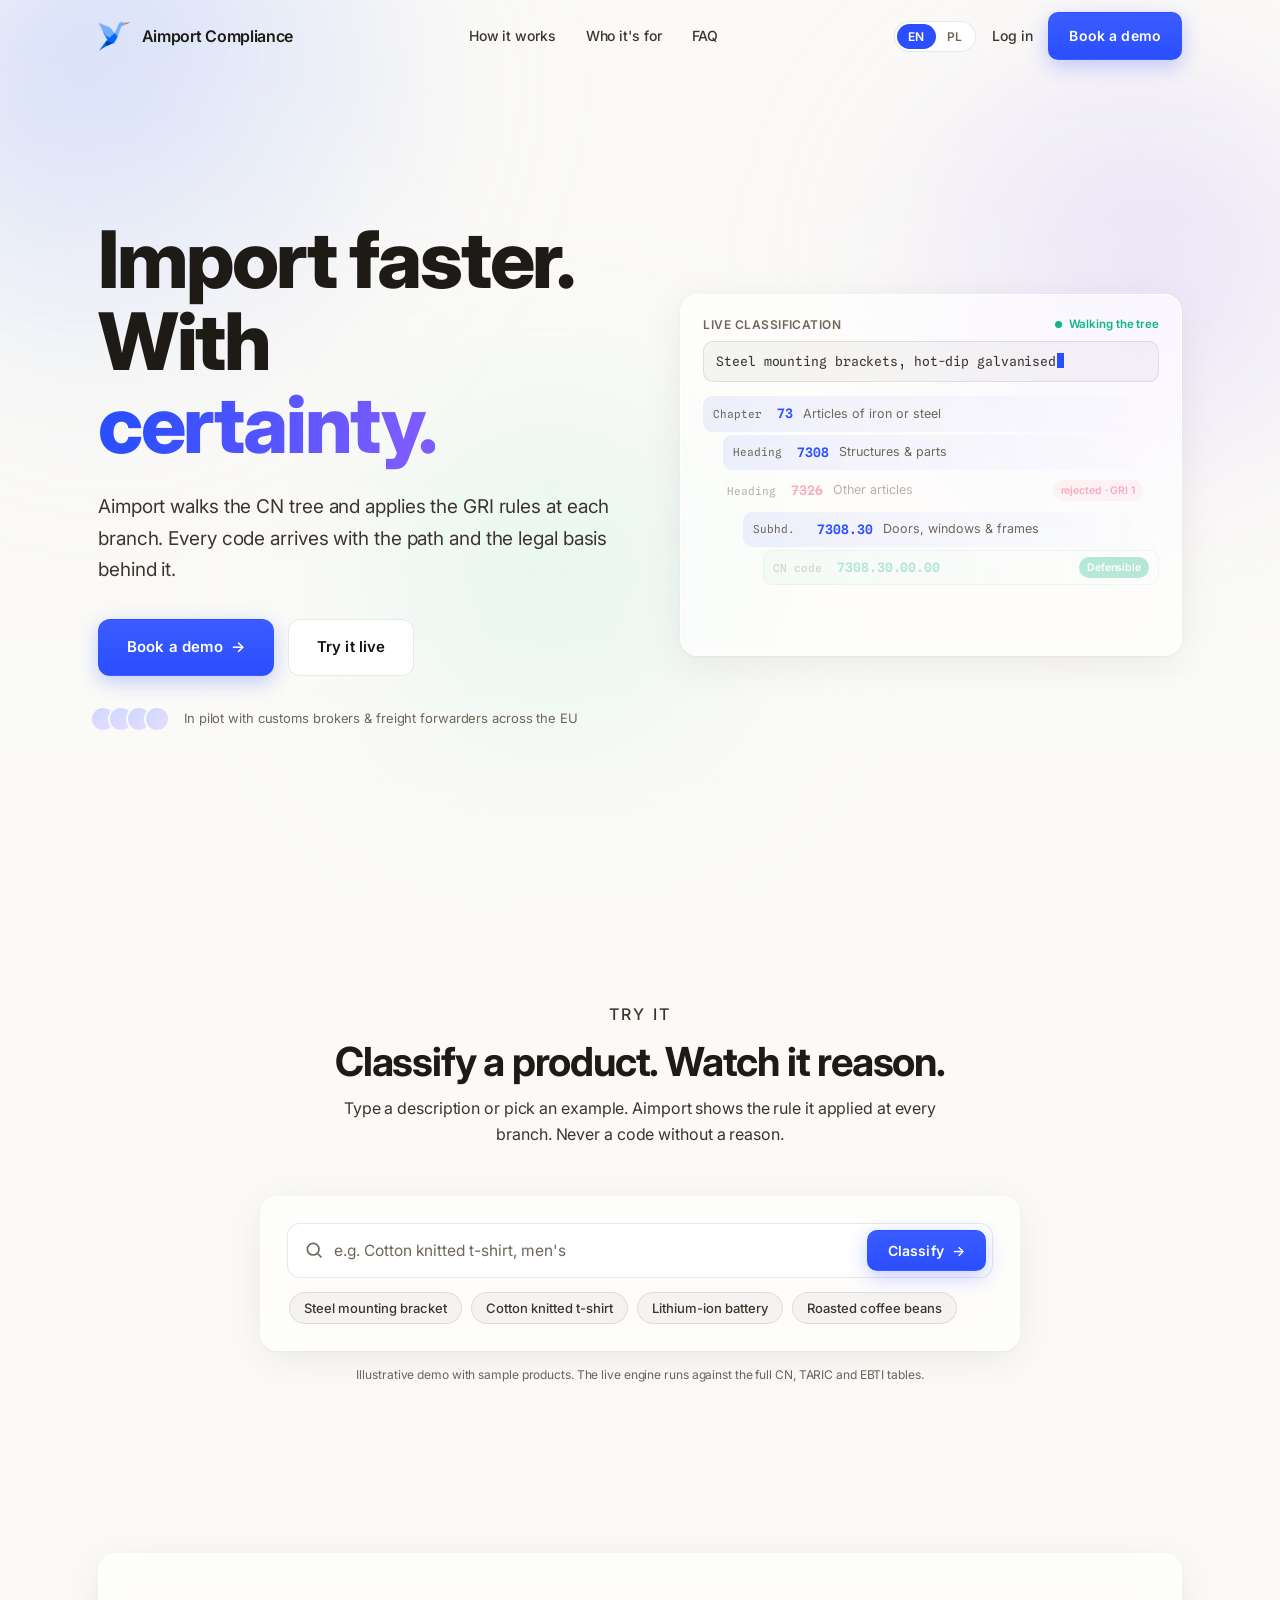
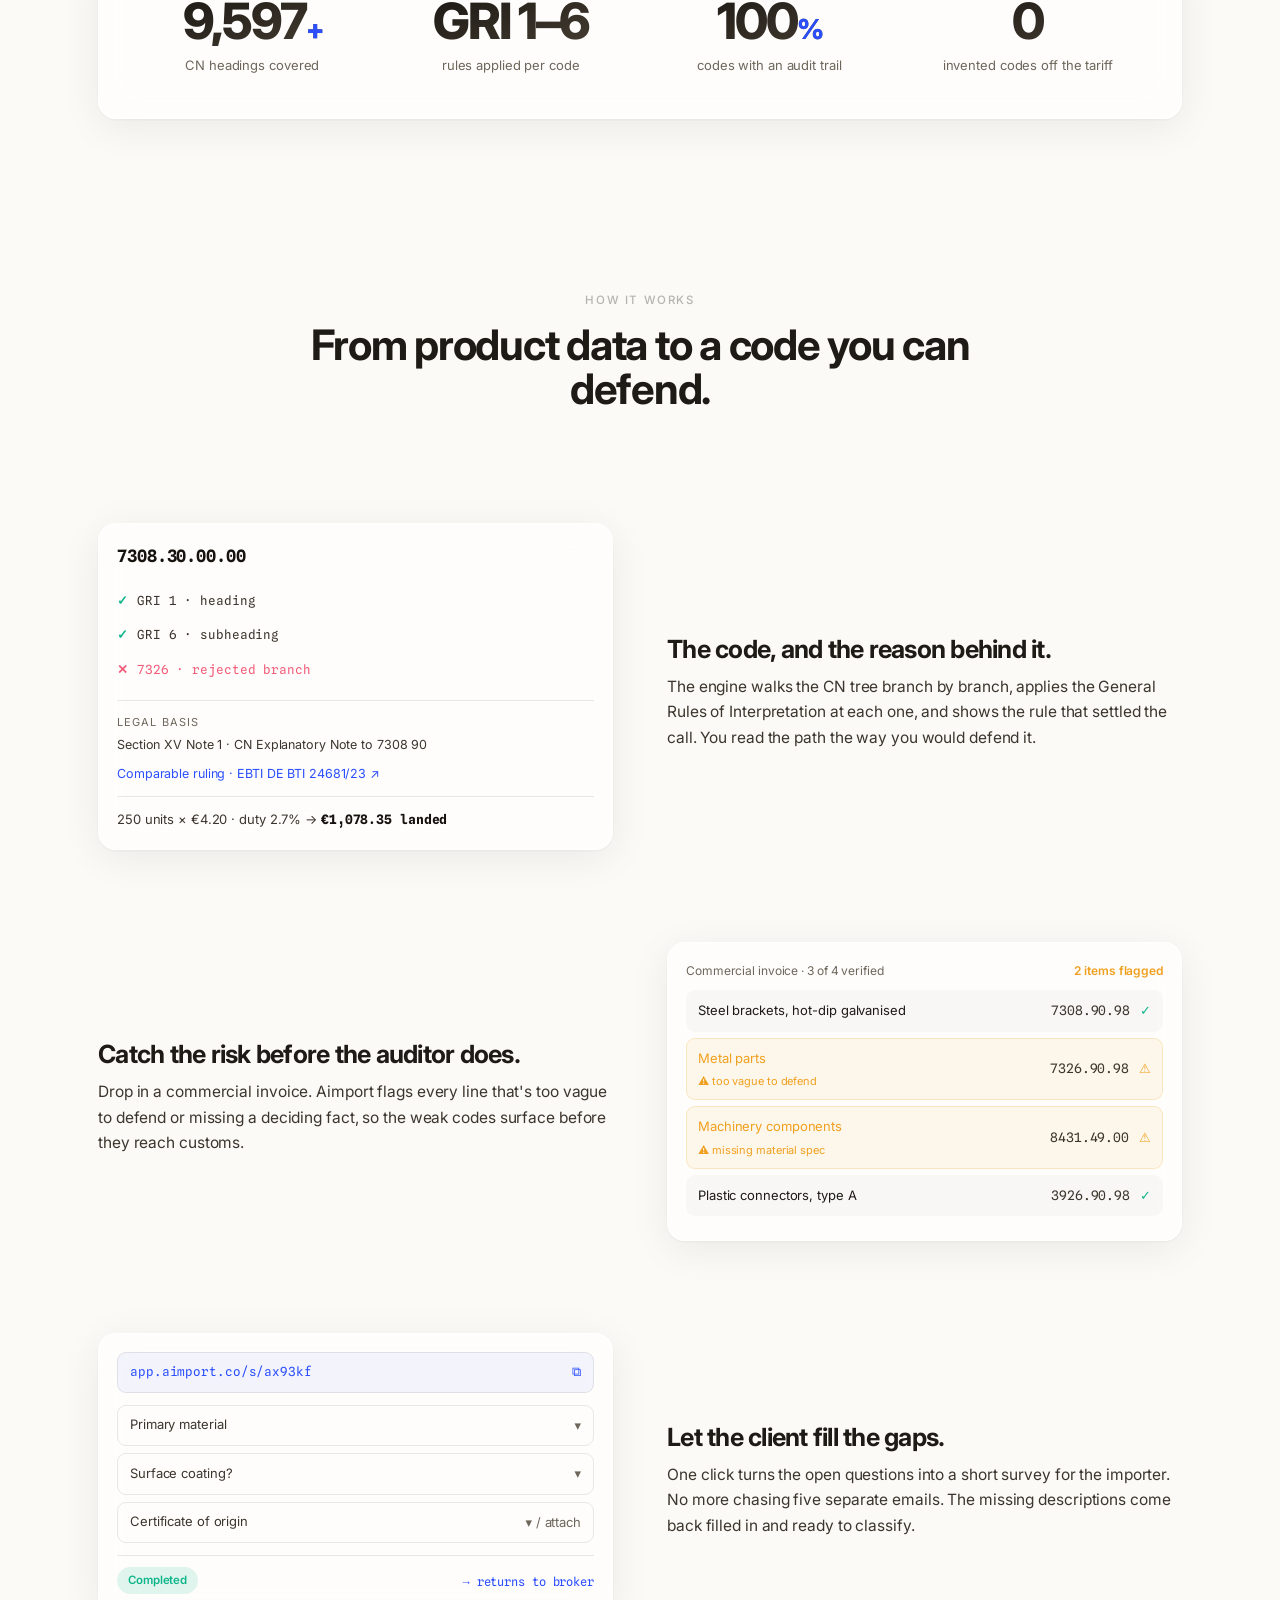
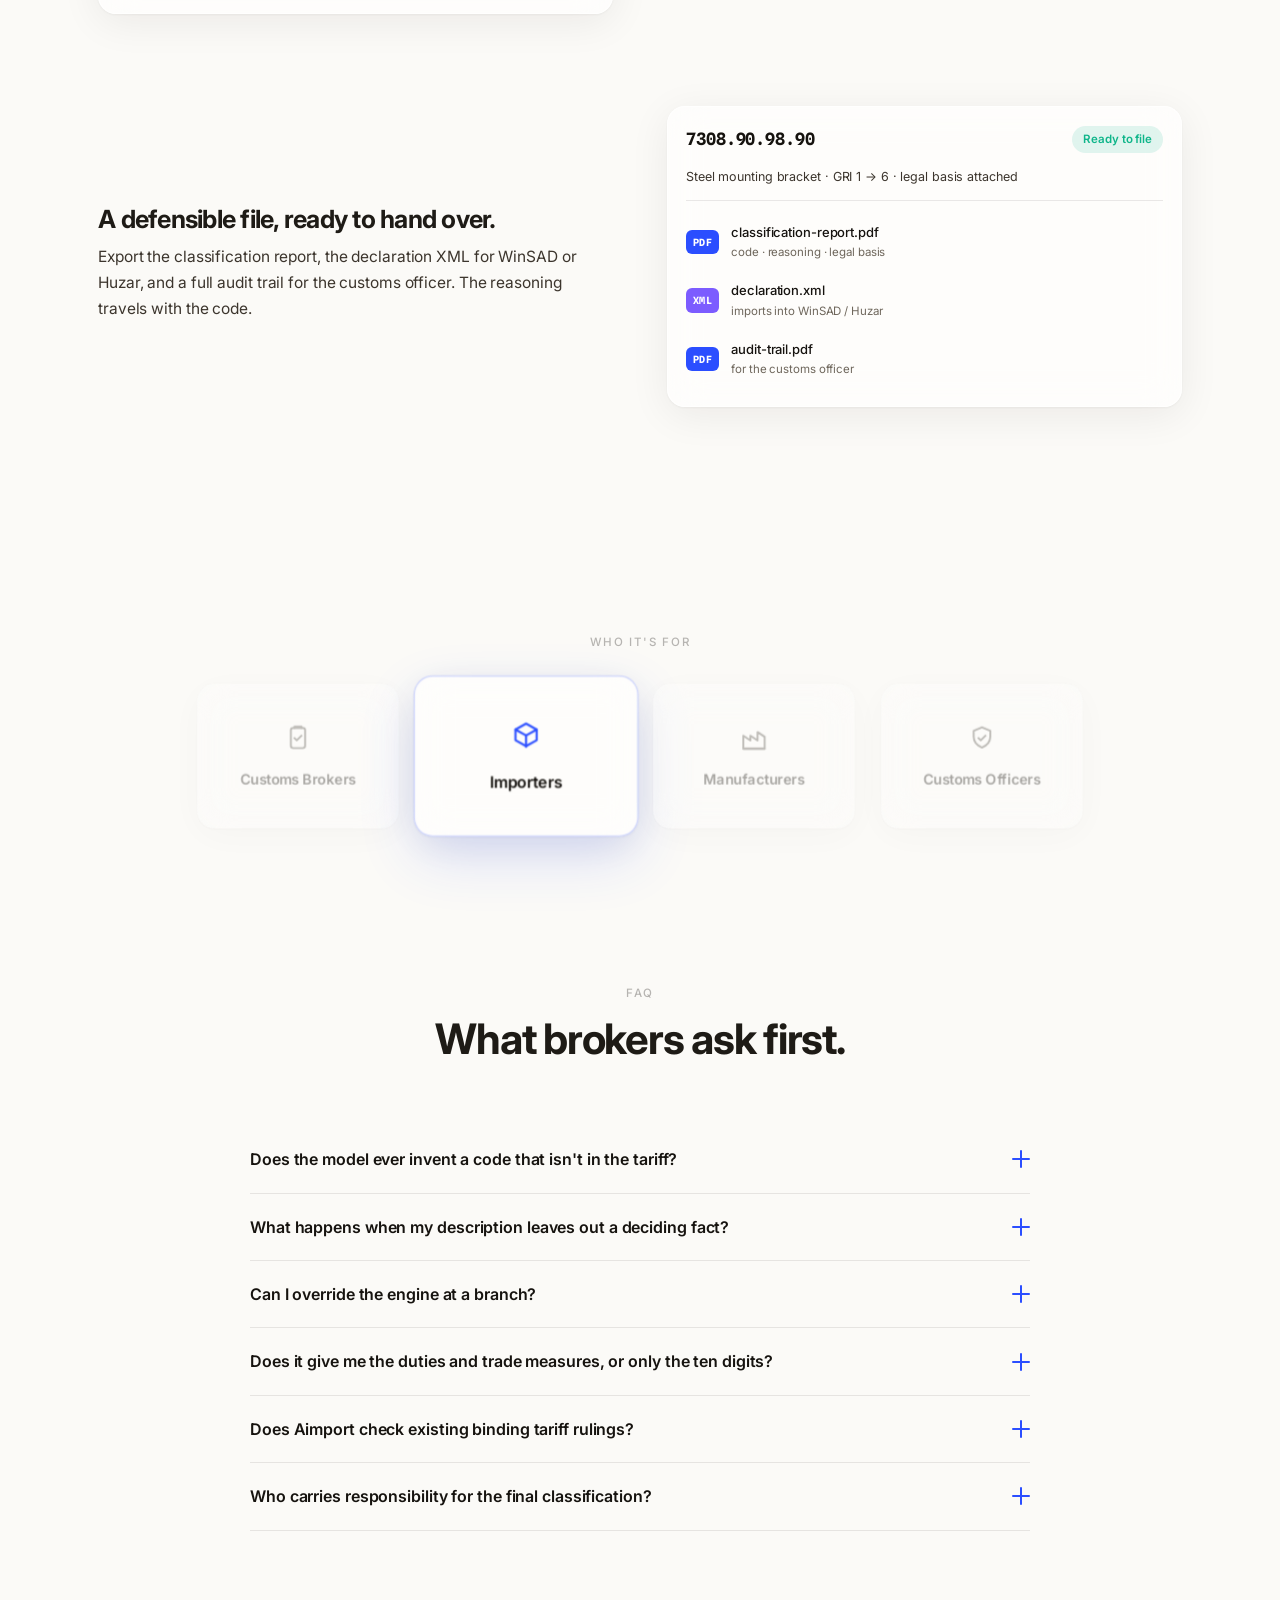
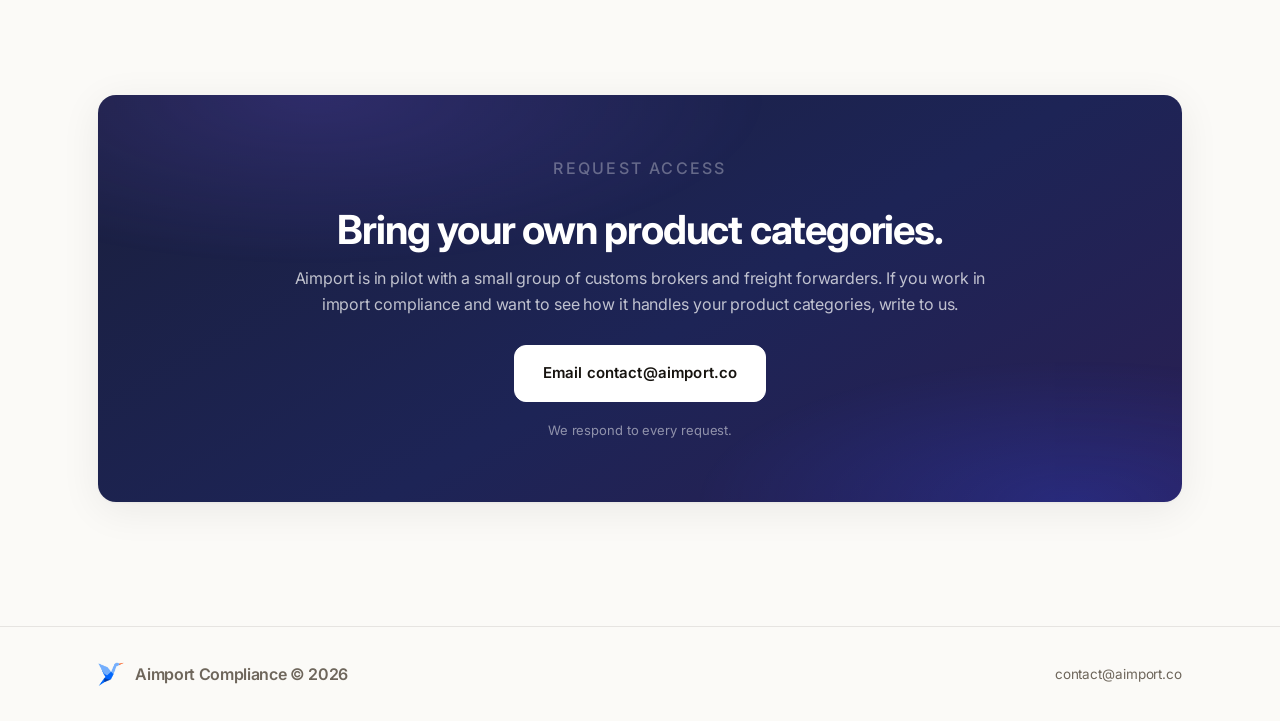
<file: server/products.html>
<!DOCTYPE html>
<html lang="en">
<head>
<meta charset="utf-8">
<meta name="viewport" content="width=device-width, initial-scale=1">
<title>Saved products — Aimport Compliance</title>
<link rel="preconnect" href="https://fonts.googleapis.com">
<link rel="preconnect" href="https://fonts.gstatic.com" crossorigin>
<link href="https://fonts.googleapis.com/css2?family=Inter:wght@400;500;600;700&display=swap" rel="stylesheet">
<style>
  :root{
    /* light / warm-white tech theme (matches landing) */
    --bg:#FAF8F3; --panel:#FFFFFF; --panel-2:#F4F2EC; --line:rgba(30,24,18,.12);
    --text:#1E1712; --muted:#6E665B; --faint:#3C352D; --accent:#2B4EFF;
    --accent-dim:rgba(43,78,255,.10); --amber:#B45309;
    --mono:-apple-system,BlinkMacSystemFont,"SF Pro Text","SF Pro Display","Helvetica Neue",Helvetica,Arial,sans-serif;
  }
  *{box-sizing:border-box}
  body{margin:0;background:linear-gradient(180deg,#FFFFFF 0%,#FAF7F0 60%,#F5F1E8 100%);
    background-attachment:fixed;color:var(--text);
    font-family:Inter,system-ui,-apple-system,Segoe UI,Roboto,sans-serif;
    line-height:1.6;letter-spacing:-0.005em;-webkit-font-smoothing:antialiased}
  ::selection{background:rgba(43,78,255,.18);color:#1E1712}
  a{color:inherit;text-decoration:none}

  .topbar{display:flex;align-items:center;justify-content:space-between;
          padding:16px 48px;border-bottom:1px solid var(--line);position:sticky;top:0;z-index:50;
          background:rgba(250,248,243,.72);backdrop-filter:blur(12px) saturate(140%);
          -webkit-backdrop-filter:blur(12px) saturate(140%)}
  .mark{display:inline-flex;align-items:center;gap:11px;font-weight:600;font-size:17px;color:var(--text)}
  .brandmark{width:34px;height:31px;display:block;flex:none;
    background:url('[data-uri]') center/contain no-repeat}
  .topbar nav{display:flex;gap:28px}
  .topbar nav a{color:var(--muted);font-size:13px;letter-spacing:.04em;transition:color .18s}
  .topbar nav a:hover{color:var(--accent)}
  .topbar nav a.active{color:var(--accent)}

  .wrap{max-width:1180px;margin:0 auto;padding:56px 48px 90px}
  h1{font-size:26px;font-weight:600;letter-spacing:-0.02em;margin:0 0 8px}
  .sub{color:var(--muted);font-size:14px;margin-bottom:36px}

  /* stat strip */
  .stats{display:flex;gap:48px;margin-bottom:38px;padding-bottom:30px;border-bottom:1px solid var(--line)}
  .stat .n{font-family:var(--mono);font-size:30px;color:var(--accent);line-height:1}
  .stat .l{font-size:11px;letter-spacing:.16em;text-transform:uppercase;color:var(--faint);margin-top:8px}

  /* controls */
  .controls{display:flex;gap:14px;flex-wrap:wrap;align-items:flex-end;margin-bottom:28px}
  .control{display:flex;flex-direction:column;gap:7px}
  .control .lbl{font-size:10px;letter-spacing:.14em;text-transform:uppercase;color:var(--faint)}
  .control input,.control select{background:var(--panel);color:var(--text);
    border:1px solid rgba(255,255,255,.15);border-radius:0;padding:10px 12px;
    font-family:var(--mono);font-size:13px;outline:none;transition:border-color .18s}
  .control input:focus,.control select:focus{border-color:var(--accent)}
  .control.search input{width:280px}
  .control.search input::placeholder{color:#8a8a8a}
  .spacer{flex:1}
  .export{align-self:flex-end;background:transparent;border:1px solid rgba(31,111,235,.5);
    color:var(--accent);padding:10px 18px;font-size:11px;font-weight:600;letter-spacing:.14em;
    text-transform:uppercase;cursor:pointer;transition:background .18s}
  .export:hover{background:var(--accent-dim)}

  /* table */
  table{width:100%;border-collapse:collapse;font-size:13.5px}
  thead th{text-align:left;padding:12px 14px;font-size:10px;letter-spacing:.14em;
    text-transform:uppercase;color:var(--faint);border-bottom:1px solid var(--line);font-weight:600}
  tbody td{padding:14px;border-bottom:1px solid var(--line);vertical-align:top}
  tbody tr.row{cursor:pointer;transition:background .14s}
  tbody tr.row:hover{background:rgba(255,255,255,.02)}
  .code{font-family:var(--mono);color:var(--accent);font-size:13.5px;white-space:nowrap}
  .prod{color:var(--text);max-width:320px}
  .prod .cn{color:var(--faint);font-size:12px;margin-top:3px}
  .pill{display:inline-block;font-size:9.5px;font-weight:600;letter-spacing:.12em;
    text-transform:uppercase;padding:2px 7px;border:1px solid currentColor;white-space:nowrap}
  .pill.hi{color:var(--accent)} .pill.review{color:var(--amber)} .pill.ind{color:#818cf8}
  .pill.def{color:var(--amber)}
  .muted{color:var(--muted)}
  .origin{font-family:var(--mono);color:var(--text)}
  .del{background:none;border:0;color:var(--faint);cursor:pointer;font-size:16px;
    line-height:1;padding:4px 8px;transition:color .15s}
  .del:hover{color:#c2607a}

  /* expanded trail row */
  tr.detail td{background:var(--panel);padding:0;border-bottom:1px solid var(--line)}
  .detail-inner{padding:20px 24px}
  .detail-inner .dlbl{font-size:10px;letter-spacing:.14em;text-transform:uppercase;
    color:var(--accent);margin-bottom:14px}
  .tl{position:relative;padding-left:20px;border-left:1px solid rgba(31,111,235,.35)}
  .tl-item{position:relative;padding:6px 0}
  .tl-item::before{content:"";position:absolute;left:-24px;top:11px;width:6px;height:6px;
    border-radius:50%;background:var(--accent)}
  .tl-l{font-family:var(--mono);font-size:10.5px;letter-spacing:.06em;color:var(--faint);text-transform:uppercase}
  .tl-c{color:var(--text);font-size:13px;margin-top:2px}
  .defbox{margin-top:18px;border-left:3px solid var(--amber);background:rgba(217,164,65,.06);
    padding:12px 16px;font-size:13px}
  .defbox .dn{color:var(--text)} .defbox .dr{color:var(--amber);font-family:var(--mono);margin-top:4px}

  .empty{text-align:center;padding:80px 20px;color:var(--faint)}
  .empty .big{font-size:15px;color:var(--muted);margin-bottom:8px}

  @media (max-width:880px){
    .wrap{padding:40px 20px 70px}.topbar{padding:22px}
    .control.search input{width:100%}.stats{gap:28px}
    .prod{max-width:180px}
  }
  /* language switcher (globe + menu) */
  .tb-right{display:flex;align-items:center;gap:20px}
  .lang-switch{position:relative;display:inline-flex}
  .lang-globe{appearance:none;background:transparent;border:1px solid var(--line);border-radius:999px;
    width:34px;height:34px;display:inline-flex;align-items:center;justify-content:center;cursor:pointer;
    color:var(--muted);transition:color .2s,border-color .2s}
  .lang-globe:hover,.lang-globe.open{color:var(--accent);border-color:var(--accent)}
  .lang-menu{position:absolute;top:calc(100% + 8px);right:0;min-width:132px;background:var(--panel);
    border:1px solid var(--line);border-radius:10px;padding:6px;display:none;z-index:60;
    box-shadow:0 10px 28px rgba(0,0,0,.45)}
  .lang-menu.open{display:block}
  .lang-menu .lang-opt{display:block;width:100%;text-align:left;appearance:none;background:transparent;
    border:0;cursor:pointer;font-family:inherit;font-size:13px;color:var(--muted);padding:8px 10px;
    border-radius:6px;transition:color .15s,background .15s}
  .lang-menu .lang-opt:hover{color:var(--text);background:rgba(255,255,255,.05)}
  .lang-menu .lang-opt.active{color:var(--accent);background:var(--accent-dim)}

  /* ===== LIGHT-THEME OVERRIDES (declared last, win by source order) ===== */
  h1{font-size:clamp(2rem,3.4vw,2.7rem);letter-spacing:-0.03em;font-weight:700}
  .sub{font-size:15.5px}
  .control input,.control select{background:#fff;border:1px solid var(--line);color:var(--text)}
  .control.search input::placeholder{color:var(--muted)}
  .export{border:1px solid rgba(43,78,255,.40);color:var(--accent)}
  .export:hover{background:var(--accent-dim)}
  tbody tr.row:hover{background:rgba(43,78,255,.04)}
  .pill.ind{color:#5b6ef0}
  .del:hover{color:var(--red,#DC2626)}
  tr.detail td{background:rgba(43,78,255,.03)}
  .defbox{background:rgba(180,83,9,.06)}
  /* liquid-glass stat strip */
  .stats{border-bottom:1px solid var(--line)}

/* ===== match landing redesign (appended; tokens + shared components) ===== */
:root{
  --bg:#FBFAF7; --surface:#FFFFFF; --card:#FFFFFF; --ink:#16130F;
  --brand:#2B4EFF; --accent:#2B4EFF; --violet:#7C5CFF; --teal:#0FB58A; --rose:#F25C7A;
  --accent-dim:rgba(43,78,255,.08); --line:rgba(22,19,15,.09);
  --glass:rgba(255,255,255,.62); --glass-line:rgba(255,255,255,.7);
  --glass-shadow:0 8px 40px rgba(22,19,15,.07),0 1px 3px rgba(22,19,15,.05);
  --blur:blur(18px) saturate(170%);
  --mono:"Spline Sans Mono",ui-monospace,SFMono-Regular,Menlo,monospace;
}
body{background:var(--bg)!important;font-family:Inter,system-ui,-apple-system,"Segoe UI",Roboto,sans-serif}
.aurora{position:fixed;inset:0;z-index:-2;overflow:hidden;pointer-events:none}
.aurora b{position:absolute;border-radius:50%;filter:blur(72px);opacity:.30;mix-blend-mode:multiply}
.aurora .a1{width:46vw;height:46vw;left:-10vw;top:-14vw;background:radial-gradient(circle at 30% 30%,#9db4ff,transparent 70%)}
.aurora .a2{width:40vw;height:40vw;right:-8vw;top:2vh;background:radial-gradient(circle at 60% 40%,#cbb6ff,transparent 70%)}
.aurora .a3{width:38vw;height:38vw;left:22vw;top:42vh;background:radial-gradient(circle at 50% 50%,#a9eed8,transparent 70%)}
.topbar{background:var(--glass)!important;backdrop-filter:var(--blur);-webkit-backdrop-filter:var(--blur);
  border-bottom:1px solid var(--line)!important}
.topbar nav a{border-radius:8px;transition:color .2s,background .2s}
.topbar nav a.active{color:var(--brand)!important}
.btn{background:linear-gradient(180deg,#3a5cff,#2B4EFF)!important;color:#fff!important;
  border:1px solid transparent!important;border-radius:10px!important;
  box-shadow:0 6px 20px rgba(43,78,255,.28);transition:transform .18s cubic-bezier(.2,.8,.2,1),box-shadow .2s}
.btn:hover{background:linear-gradient(180deg,#3a5cff,#2B4EFF)!important;color:#fff!important;
  transform:translateY(-1px);box-shadow:0 10px 28px rgba(43,78,255,.4);border-color:transparent!important}
.btn:disabled{opacity:.4;box-shadow:none;transform:none}
input,textarea,select{border-radius:10px!important}
::selection{background:rgba(43,78,255,.16)}
</style>
  <link href="https://fonts.googleapis.com/css2?family=Inter:wght@400;500;600;700;800&family=Spline+Sans+Mono:wght@400;500;600&display=swap" rel="stylesheet">
</head>
<body>
<div class="aurora" aria-hidden="true"><b class="a1"></b><b class="a2"></b><b class="a3"></b></div>

<div class="topbar">
  <a class="mark" href="/"><span class="brandmark"></span>Aimport Compliance</a>
  <div class="tb-right">
  <nav><a href="/classify" data-i18n="cls.nav_dashboard">Dashboard</a><a href="/products" class="active" data-i18n="cls.nav_products">Saved products</a><a href="/optimize" data-i18n="cls.nav_optimize">Optimize</a></nav>
  <div class="lang-switch">
    <button type="button" class="lang-globe" aria-label="Language / Język" aria-haspopup="true">
      <svg viewBox="0 0 24 24" width="18" height="18" fill="none" stroke="currentColor" stroke-width="1.6" stroke-linecap="round">
        <circle cx="12" cy="12" r="9"/><path d="M3 12h18"/><path d="M12 3c2.6 2.7 2.6 15.3 0 18M12 3c-2.6 2.7-2.6 15.3 0 18"/>
      </svg>
    </button>
    <div class="lang-menu" role="menu">
      <button type="button" class="lang-opt" data-lang="EU" role="menuitem">English</button>
      <button type="button" class="lang-opt" data-lang="PL" role="menuitem">Polski</button>
    </div>
  </div>
  </div>
</div>

<div class="wrap">
  <h1 data-i18n="prod.h1">Saved classifications</h1>
  <div class="sub" data-i18n="prod.sub">Every saved result is a frozen record — the code, duties, trade-defence
    measures and the legal path taken — preserved for audit and due-diligence purposes.</div>

  <div class="stats">
    <div class="stat"><div class="n" id="sTotal">0</div><div class="l">Saved classifications</div></div>
    <div class="stat"><div class="n" id="sDef">0</div><div class="l">With trade defence</div></div>
    <div class="stat"><div class="n" id="sOrigins">0</div><div class="l">Origin countries</div></div>
  </div>

  <div class="controls">
    <div class="control search">
      <span class="lbl">Search</span>
      <input id="fSearch" placeholder="product or code…">
    </div>
    <div class="control">
      <span class="lbl">Origin</span>
      <input id="fOrigin" maxlength="2" placeholder="any" style="width:80px;text-transform:uppercase">
    </div>
    <div class="control">
      <span class="lbl">Chapter</span>
      <input id="fChapter" maxlength="2" placeholder="any" style="width:80px">
    </div>
    <div class="control">
      <span class="lbl">Confidence</span>
      <select id="fConf">
        <option value="">Any</option>
        <option value="high">High</option>
        <option value="review">Review</option>
      </select>
    </div>
    <div class="control">
      <span class="lbl">Trade defence</span>
      <select id="fDef">
        <option value="">Any</option>
        <option value="1">Only with ADD</option>
      </select>
    </div>
    <div class="spacer"></div>
    <button class="export" id="btnExport">Export CSV</button>
  </div>

  <table>
    <thead>
      <tr>
        <th style="width:130px">CN code</th>
        <th>Product</th>
        <th style="width:70px">Origin</th>
        <th style="width:90px">Duty</th>
        <th style="width:200px">Flags</th>
        <th style="width:110px">Saved</th>
        <th style="width:40px"></th>
      </tr>
    </thead>
    <tbody id="rows"></tbody>
  </table>
  <div class="empty" id="empty" style="display:none">
    <div class="big">No saved classifications yet.</div>
    <div>Run a classification and choose “Save to my products” to build your record here.</div>
  </div>
</div>

<script>
// access gate: redirect to landing if PIN was not entered this tab session
(function() {
  if (sessionStorage.getItem('aimport_access') !== 'granted') {
    window.location.href = '/';
  }
})();
</script>
<script>
(function(){
  var $ = function(id){ return document.getElementById(id); };
  function esc(s){ return String(s==null?'':s)
    .replace(/[&<>]/g,function(c){return {'&':'&amp;','<':'&lt;','>':'&gt;'}[c];}); }
  // Stable EUR-Lex CELEX link from a stored "<Type> NNNN/YY" reference (mirrors
  // engine/legal.py). Returns null for references we can't map — we never
  // fabricate a link. Saved snapshots carry no validity, so no status here.
  function eurlexUrl(reg){
    var m = /^\s*([A-Za-z]+)\s+0*(\d+)\s*\/\s*(\d{2})\s*$/.exec(reg||'');
    if(!m) return null;
    var letter = {regulation:'R',decision:'D',directive:'L'}[m[1].toLowerCase()];
    if(!letter) return null;
    var yy = parseInt(m[3],10), year = yy>=70 ? 1900+yy : 2000+yy;
    var num = ('000'+m[2]).slice(-4);
    return 'https://eur-lex.europa.eu/legal-content/EN/TXT/?uri=celex:3'+year+letter+num;
  }
  function legalBasisHtml(reg){
    if(!reg) return '';
    var url = eurlexUrl(reg);
    var inner = url
      ? '<a href="'+esc(url)+'" target="_blank" rel="noopener" style="color:var(--muted);text-decoration:underline">'+esc(reg)+'</a>'
      : esc(reg);
    return '<div style="margin-top:16px;font-size:12px;color:var(--muted);font-family:var(--mono)">Legal basis: '+inner+'</div>';
  }
  function ago(ts){
    var d = Math.floor(Date.now()/1000) - ts;
    if(d < 60) return 'just now';
    if(d < 3600) return Math.floor(d/60)+'m ago';
    if(d < 86400) return Math.floor(d/3600)+'h ago';
    var date = new Date(ts*1000);
    return date.toLocaleDateString(undefined,{month:'short',day:'numeric'});
  }
  var expanded = {};

  function params(){
    var p = new URLSearchParams();
    if($('fSearch').value.trim()) p.set('search', $('fSearch').value.trim());
    if($('fOrigin').value.trim()) p.set('origin', $('fOrigin').value.trim());
    if($('fChapter').value.trim()) p.set('chapter', $('fChapter').value.trim());
    if($('fConf').value) p.set('confidence', $('fConf').value);
    if($('fDef').value) p.set('has_defense', $('fDef').value);
    return p.toString();
  }

  function load(){
    fetch('/api/products?' + params()).then(function(r){return r.json();})
      .then(function(data){ render(data); })
      .catch(function(){ $('rows').innerHTML =
        '<tr><td colspan="7" style="color:#c2607a;padding:24px">Could not load saved products. Is the server running?</td></tr>'; });
  }

  function render(data){
    var st = data.stats || {total:0,with_defense:0,origins:0};
    $('sTotal').textContent = st.total;
    $('sDef').textContent = st.with_defense;
    $('sOrigins').textContent = st.origins;

    var ps = data.products || [];
    if(!ps.length){ $('rows').innerHTML=''; $('empty').style.display='block'; return; }
    $('empty').style.display = 'none';

    var html = '';
    for(var i=0;i<ps.length;i++){
      var p = ps[i];
      var conf = (p.confidence||'').indexOf('review')!==-1
        ? '<span class="pill review">Review</span>' : '<span class="pill hi">High</span>';
      var ind = p.industrial ? ' <span class="pill ind">Industrial</span>' : '';
      var def = p.has_defense ? ' <span class="pill def">ADD</span>' : '';
      html += '<tr class="row" data-id="'+esc(p.id)+'">' +
        '<td class="code">'+esc(p.code_spaced)+'</td>' +
        '<td class="prod">'+esc(p.description||'—') +
          (p.cn_description && p.cn_description!==p.description
             ? '<div class="cn">'+esc(p.cn_description)+'</div>' : '') + '</td>' +
        '<td class="origin">'+esc(p.origin||'—')+'</td>' +
        '<td class="muted">'+esc(p.duty_rate||'—')+'</td>' +
        '<td>'+conf+ind+def+'</td>' +
        '<td class="muted">'+esc(ago(p.saved_at))+'</td>' +
        '<td><button class="del" data-del="'+esc(p.id)+'" title="Delete">×</button></td>' +
      '</tr>';
      // detail row (audit trail), shown when expanded
      if(expanded[p.id]){
        html += '<tr class="detail"><td colspan="7"><div class="detail-inner">' +
          '<div class="dlbl">Classification path — frozen at save</div>' +
          trailHtml(p.trail) + defenseHtml(p.defense) +
          legalBasisHtml(p.duty_regulation) +
          '</div></td></tr>';
      }
    }
    $('rows').innerHTML = html;

    // row click -> toggle detail
    Array.prototype.forEach.call(document.querySelectorAll('tr.row'), function(tr){
      tr.addEventListener('click', function(e){
        if(e.target.hasAttribute('data-del')) return;
        var id = tr.getAttribute('data-id');
        expanded[id] = !expanded[id];
        render(data);
      });
    });
    // delete buttons
    Array.prototype.forEach.call(document.querySelectorAll('[data-del]'), function(b){
      b.addEventListener('click', function(e){
        e.stopPropagation();
        var id = b.getAttribute('data-del');
        if(!confirm('Delete this saved classification?')) return;
        fetch('/api/products/delete',{method:'POST',
          headers:{'content-type':'application/json'},
          body:JSON.stringify({id:id})}).then(function(){ delete expanded[id]; load(); });
      });
    });
  }

  function trailHtml(trail){
    var labels = {
      ai_interpretation:'Interpretation — candidate headings',
      notes_retrieved:'Legal notes applied',
      heading_selected:'GRI-1 — heading selected',
      level_selected:'GRI-6 — subdivision selected',
      clarification_needed:'Question asked',
      declarable_code_reached:'Declarable code reached'
    };
    var h = '<div class="tl">';
    var any = false;
    for(var i=0;i<(trail||[]).length;i++){
      var s = trail[i];
      if(!labels[s.action]) continue;
      any = true;
      h += '<div class="tl-item"><div class="tl-l">'+esc(labels[s.action])+'</div>' +
           '<div class="tl-c">'+esc(String(s.chosen||s.note||'').substring(0,160))+'</div></div>';
    }
    h += '</div>';
    return any ? h : '<div class="muted" style="font-size:13px">No path recorded.</div>';
  }

  function defenseHtml(def){
    if(!def || !def.length) return '';
    var h = '';
    for(var i=0;i<def.length;i++){
      h += '<div class="defbox"><div class="dn">'+esc(def[i].name||'')+
           (def[i].meaning ? ' — '+esc(def[i].meaning) : '')+'</div>' +
           '<div class="dr">'+esc(def[i].rate||'')+'</div></div>';
    }
    return h;
  }

  // wire filters (debounced search)
  var t;
  $('fSearch').addEventListener('input', function(){ clearTimeout(t); t=setTimeout(load,220); });
  ['fOrigin','fChapter','fConf','fDef'].forEach(function(id){
    $(id).addEventListener('input', load);
    $(id).addEventListener('change', load);
  });
  $('btnExport').addEventListener('click', function(){
    window.location.href = '/api/products/export';
  });

  load();
})();
</script>
<!-- i18n: apply Polish on load + globe language switcher -->
<script>
(function(){
  function getC(n){var m=document.cookie.match('(?:^|; )'+n+'=([^;]*)');return m?decodeURIComponent(m[1]):null;}
  var market=getC('aimport_market')==='PL'?'PL':'EU';
  function apply(dict){
    document.querySelectorAll('[data-i18n]').forEach(function(el){var v=dict[el.getAttribute('data-i18n')];if(v!=null)el.textContent=v;});
    document.querySelectorAll('[data-i18n-attr]').forEach(function(el){el.getAttribute('data-i18n-attr').split(',').forEach(function(p){var i=p.indexOf(':'),a=p.slice(0,i).trim(),k=p.slice(i+1).trim();if(dict[k]!=null)el.setAttribute(a,dict[k]);});});
    document.documentElement.lang='pl';
  }
  if(market==='PL'){fetch('/locales/pl.json',{cache:'no-cache'}).then(function(r){return r.json();}).then(apply).catch(function(){});}
  var sw=document.querySelector('.lang-switch');
  if(sw){
    var globe=sw.querySelector('.lang-globe'), menu=sw.querySelector('.lang-menu');
    sw.querySelectorAll('[data-lang]').forEach(function(b){
      b.classList.toggle('active', b.getAttribute('data-lang')===market);
      b.addEventListener('click',function(){document.cookie='aimport_market='+b.getAttribute('data-lang')+';path=/;max-age=31536000;samesite=lax';location.reload();});
    });
    globe.addEventListener('click',function(e){e.stopPropagation();menu.classList.toggle('open');globe.classList.toggle('open');});
    document.addEventListener('click',function(){menu.classList.remove('open');globe.classList.remove('open');});
  }
})();
</script>
</body>
</html>
</file>
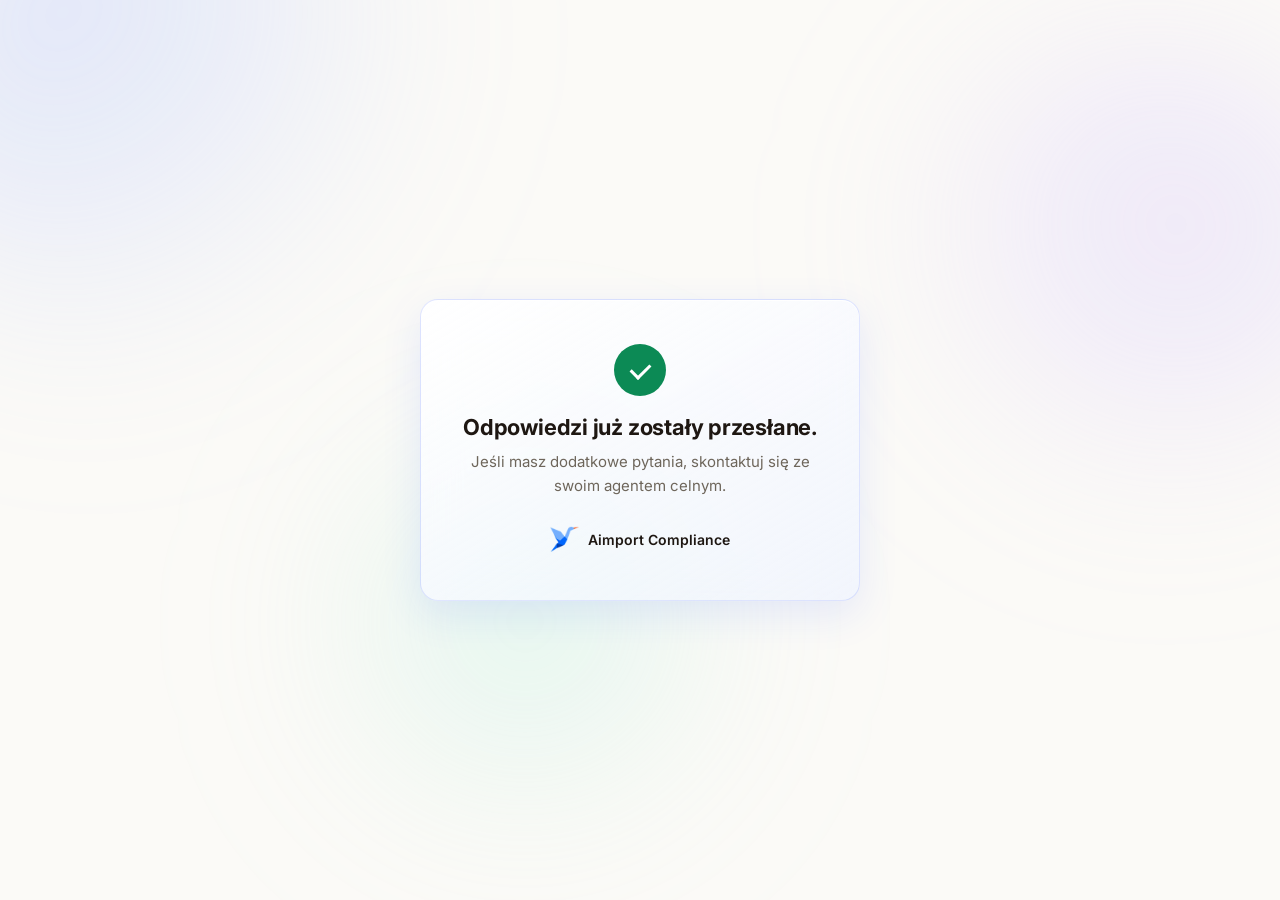
<file: server/survey_already_submitted.html>
<!DOCTYPE html>
<html lang="pl">
<head>
<meta charset="utf-8">
<meta name="viewport" content="width=device-width, initial-scale=1">
<meta name="robots" content="noindex,nofollow">
<title>Odpowiedzi przesłane — Aimport</title>
<style>
  *{box-sizing:border-box}
  body{margin:0;background:linear-gradient(180deg,#FFFFFF 0%,#FAF7F0 60%,#F5F1E8 100%);
    color:#1E1712;font-family:-apple-system,BlinkMacSystemFont,"Segoe UI",Roboto,Inter,sans-serif;
    -webkit-font-smoothing:antialiased;display:flex;min-height:100vh;
    align-items:center;justify-content:center;padding:24px}
  .card{max-width:440px;width:100%;text-align:center;
    background:linear-gradient(150deg,rgba(255,255,255,.94),rgba(238,243,255,.70));
    border:1px solid rgba(43,78,255,.14);border-radius:18px;padding:44px 34px;
    backdrop-filter:blur(18px) saturate(140%);-webkit-backdrop-filter:blur(18px) saturate(140%);
    box-shadow:0 14px 40px rgba(43,78,255,.10),inset 0 1px 0 rgba(255,255,255,.9)}
  .icon{width:52px;height:52px;border-radius:50%;background:#0c8a55;
    display:flex;align-items:center;justify-content:center;margin:0 auto 18px}
  .icon::after{content:"";display:block;width:16px;height:9px;margin-top:-3px;
    border-left:3px solid #fff;border-bottom:3px solid #fff;transform:rotate(-45deg)}
  h1{font-size:22px;margin:0 0 10px;letter-spacing:-0.01em;color:#1E1712}
  p{color:#6E665B;font-size:15px;line-height:1.6;margin:0}
  .brand{display:inline-flex;align-items:center;gap:9px;margin-top:28px;font-size:14px;
    font-weight:600;color:#1E1712}
  .brand img{height:26px;width:auto;display:block}

/* ===== match landing redesign (appended; tokens + shared components) ===== */
:root{
  --bg:#FBFAF7; --surface:#FFFFFF; --card:#FFFFFF; --ink:#16130F;
  --brand:#2B4EFF; --accent:#2B4EFF; --violet:#7C5CFF; --teal:#0FB58A; --rose:#F25C7A;
  --accent-dim:rgba(43,78,255,.08); --line:rgba(22,19,15,.09);
  --glass:rgba(255,255,255,.62); --glass-line:rgba(255,255,255,.7);
  --glass-shadow:0 8px 40px rgba(22,19,15,.07),0 1px 3px rgba(22,19,15,.05);
  --blur:blur(18px) saturate(170%);
  --mono:"Spline Sans Mono",ui-monospace,SFMono-Regular,Menlo,monospace;
}
body{background:var(--bg)!important;font-family:Inter,system-ui,-apple-system,"Segoe UI",Roboto,sans-serif}
.aurora{position:fixed;inset:0;z-index:-2;overflow:hidden;pointer-events:none}
.aurora b{position:absolute;border-radius:50%;filter:blur(72px);opacity:.30;mix-blend-mode:multiply}
.aurora .a1{width:46vw;height:46vw;left:-10vw;top:-14vw;background:radial-gradient(circle at 30% 30%,#9db4ff,transparent 70%)}
.aurora .a2{width:40vw;height:40vw;right:-8vw;top:2vh;background:radial-gradient(circle at 60% 40%,#cbb6ff,transparent 70%)}
.aurora .a3{width:38vw;height:38vw;left:22vw;top:42vh;background:radial-gradient(circle at 50% 50%,#a9eed8,transparent 70%)}
.topbar{background:var(--glass)!important;backdrop-filter:var(--blur);-webkit-backdrop-filter:var(--blur);
  border-bottom:1px solid var(--line)!important}
.topbar nav a{border-radius:8px;transition:color .2s,background .2s}
.topbar nav a.active{color:var(--brand)!important}
.btn{background:linear-gradient(180deg,#3a5cff,#2B4EFF)!important;color:#fff!important;
  border:1px solid transparent!important;border-radius:10px!important;
  box-shadow:0 6px 20px rgba(43,78,255,.28);transition:transform .18s cubic-bezier(.2,.8,.2,1),box-shadow .2s}
.btn:hover{background:linear-gradient(180deg,#3a5cff,#2B4EFF)!important;color:#fff!important;
  transform:translateY(-1px);box-shadow:0 10px 28px rgba(43,78,255,.4);border-color:transparent!important}
.btn:disabled{opacity:.4;box-shadow:none;transform:none}
input,textarea,select{border-radius:10px!important}
::selection{background:rgba(43,78,255,.16)}
</style>
  <link href="https://fonts.googleapis.com/css2?family=Inter:wght@400;500;600;700;800&family=Spline+Sans+Mono:wght@400;500;600&display=swap" rel="stylesheet">
</head>
<body>
<div class="aurora" aria-hidden="true"><b class="a1"></b><b class="a2"></b><b class="a3"></b></div>
  <div class="card">
    <div class="icon"></div>
    <h1>Odpowiedzi już zostały przesłane.</h1>
    <p>Jeśli masz dodatkowe pytania, skontaktuj się ze swoim agentem celnym.</p>
    <div class="brand"><img src="[data-uri]" alt="">Aimport Compliance</div>
  </div>
</body>
</html>
</file>
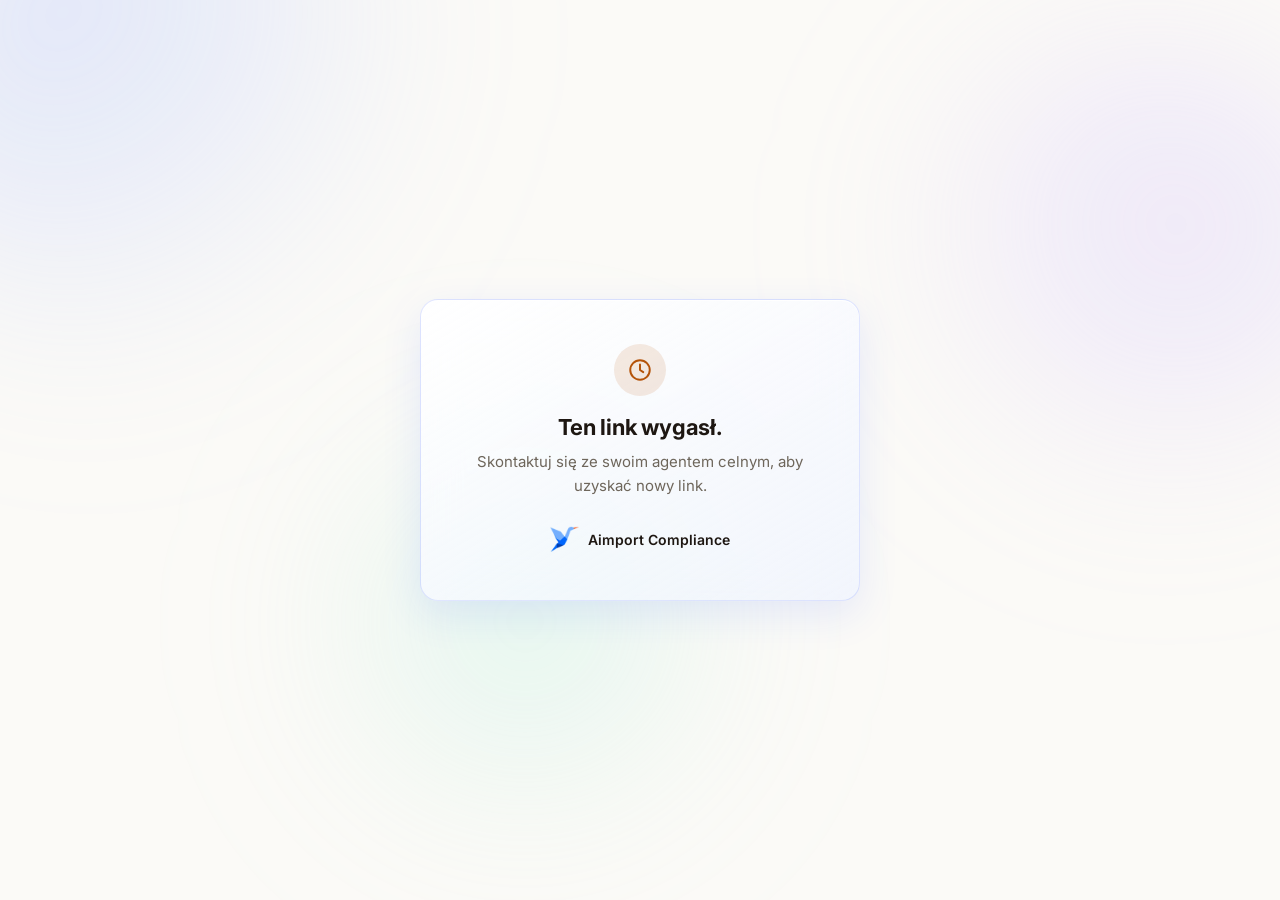
<file: server/survey_expired.html>
<!DOCTYPE html>
<html lang="pl">
<head>
<meta charset="utf-8">
<meta name="viewport" content="width=device-width, initial-scale=1">
<meta name="robots" content="noindex,nofollow">
<title>Link wygasł — Aimport</title>
<style>
  *{box-sizing:border-box}
  body{margin:0;background:linear-gradient(180deg,#FFFFFF 0%,#FAF7F0 60%,#F5F1E8 100%);
    color:#1E1712;font-family:-apple-system,BlinkMacSystemFont,"Segoe UI",Roboto,Inter,sans-serif;
    -webkit-font-smoothing:antialiased;display:flex;min-height:100vh;
    align-items:center;justify-content:center;padding:24px}
  .card{max-width:440px;width:100%;text-align:center;
    background:linear-gradient(150deg,rgba(255,255,255,.94),rgba(238,243,255,.70));
    border:1px solid rgba(43,78,255,.14);border-radius:18px;padding:44px 34px;
    backdrop-filter:blur(18px) saturate(140%);-webkit-backdrop-filter:blur(18px) saturate(140%);
    box-shadow:0 14px 40px rgba(43,78,255,.10),inset 0 1px 0 rgba(255,255,255,.9)}
  .icon{width:52px;height:52px;border-radius:50%;background:rgba(180,83,9,.12);color:#B45309;
    display:flex;align-items:center;justify-content:center;margin:0 auto 18px}
  h1{font-size:22px;margin:0 0 10px;letter-spacing:-0.01em;color:#1E1712}
  p{color:#6E665B;font-size:15px;line-height:1.6;margin:0}
  .brand{display:inline-flex;align-items:center;gap:9px;margin-top:28px;font-size:14px;
    font-weight:600;color:#1E1712}
  .brand img{height:26px;width:auto;display:block}

/* ===== match landing redesign (appended; tokens + shared components) ===== */
:root{
  --bg:#FBFAF7; --surface:#FFFFFF; --card:#FFFFFF; --ink:#16130F;
  --brand:#2B4EFF; --accent:#2B4EFF; --violet:#7C5CFF; --teal:#0FB58A; --rose:#F25C7A;
  --accent-dim:rgba(43,78,255,.08); --line:rgba(22,19,15,.09);
  --glass:rgba(255,255,255,.62); --glass-line:rgba(255,255,255,.7);
  --glass-shadow:0 8px 40px rgba(22,19,15,.07),0 1px 3px rgba(22,19,15,.05);
  --blur:blur(18px) saturate(170%);
  --mono:"Spline Sans Mono",ui-monospace,SFMono-Regular,Menlo,monospace;
}
body{background:var(--bg)!important;font-family:Inter,system-ui,-apple-system,"Segoe UI",Roboto,sans-serif}
.aurora{position:fixed;inset:0;z-index:-2;overflow:hidden;pointer-events:none}
.aurora b{position:absolute;border-radius:50%;filter:blur(72px);opacity:.30;mix-blend-mode:multiply}
.aurora .a1{width:46vw;height:46vw;left:-10vw;top:-14vw;background:radial-gradient(circle at 30% 30%,#9db4ff,transparent 70%)}
.aurora .a2{width:40vw;height:40vw;right:-8vw;top:2vh;background:radial-gradient(circle at 60% 40%,#cbb6ff,transparent 70%)}
.aurora .a3{width:38vw;height:38vw;left:22vw;top:42vh;background:radial-gradient(circle at 50% 50%,#a9eed8,transparent 70%)}
.topbar{background:var(--glass)!important;backdrop-filter:var(--blur);-webkit-backdrop-filter:var(--blur);
  border-bottom:1px solid var(--line)!important}
.topbar nav a{border-radius:8px;transition:color .2s,background .2s}
.topbar nav a.active{color:var(--brand)!important}
.btn{background:linear-gradient(180deg,#3a5cff,#2B4EFF)!important;color:#fff!important;
  border:1px solid transparent!important;border-radius:10px!important;
  box-shadow:0 6px 20px rgba(43,78,255,.28);transition:transform .18s cubic-bezier(.2,.8,.2,1),box-shadow .2s}
.btn:hover{background:linear-gradient(180deg,#3a5cff,#2B4EFF)!important;color:#fff!important;
  transform:translateY(-1px);box-shadow:0 10px 28px rgba(43,78,255,.4);border-color:transparent!important}
.btn:disabled{opacity:.4;box-shadow:none;transform:none}
input,textarea,select{border-radius:10px!important}
::selection{background:rgba(43,78,255,.16)}
</style>
  <link href="https://fonts.googleapis.com/css2?family=Inter:wght@400;500;600;700;800&family=Spline+Sans+Mono:wght@400;500;600&display=swap" rel="stylesheet">
</head>
<body>
<div class="aurora" aria-hidden="true"><b class="a1"></b><b class="a2"></b><b class="a3"></b></div>
  <div class="card">
    <div class="icon" aria-hidden="true">
      <svg viewBox="0 0 24 24" width="26" height="26" fill="none" stroke="currentColor" stroke-width="1.8" stroke-linecap="round" stroke-linejoin="round">
        <circle cx="12" cy="12" r="9"/><path d="M12 7v5l3 2"/>
      </svg>
    </div>
    <h1>Ten link wygasł.</h1>
    <p>Skontaktuj się ze swoim agentem celnym, aby uzyskać nowy link.</p>
    <div class="brand"><img src="[data-uri]" alt="">Aimport Compliance</div>
  </div>
</body>
</html>
</file>
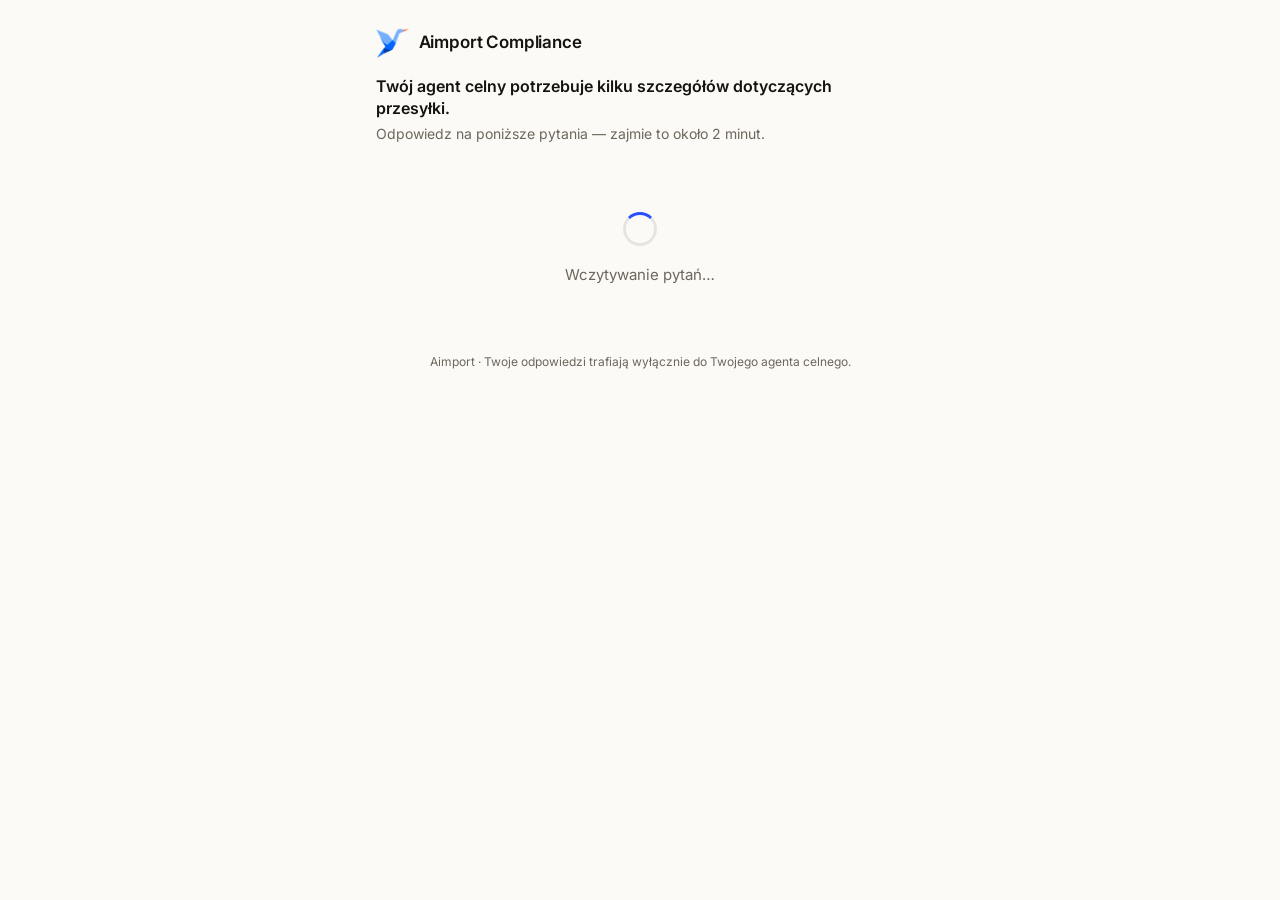
<file: server/survey_form.html>
<!DOCTYPE html>
<html lang="pl">
<head>
<meta charset="utf-8">
<meta name="viewport" content="width=device-width, initial-scale=1">
<meta name="robots" content="noindex,nofollow">
<title>Uzupełnij informacje o przesyłce</title>
<style>
  :root{
    /* light / warm-white tech theme (matches landing) */
    --bg:#FAF8F3; --card:#ffffff; --ink:#1E1712; --muted:#6E665B;
    --line:rgba(30,24,18,.12); --accent:#2B4EFF; --accent-dim:#EEF2FF; --ok:#0c8a55;
  }
  *{box-sizing:border-box}
  html,body{margin:0;background:var(--bg);color:var(--ink);
    font-family:-apple-system,BlinkMacSystemFont,"Segoe UI",Roboto,Inter,sans-serif;
    -webkit-font-smoothing:antialiased;line-height:1.5}
  .wrap{max-width:560px;margin:0 auto;padding:20px 16px 64px;min-height:100vh}
  header.top{display:flex;align-items:center;gap:10px;padding:8px 0 18px}
  header.top img{height:24px;width:auto;display:block}
  header.top .name{font-weight:600;font-size:15px;letter-spacing:-0.01em}
  .lead{font-size:16px;color:var(--ink);font-weight:600;margin:0 0 4px;line-height:1.35}
  .sublead{font-size:14px;color:var(--muted);margin:0 0 20px}
  .context-label{font-size:12px;color:var(--muted);margin:0 0 8px;font-weight:500}
  .context-label.hidden{display:none}
  .card{background:linear-gradient(150deg,rgba(255,255,255,.94),rgba(238,243,255,.70));
    border:1px solid rgba(43,78,255,.14);border-radius:18px;padding:24px 22px;
    backdrop-filter:blur(18px) saturate(140%);-webkit-backdrop-filter:blur(18px) saturate(140%);
    box-shadow:0 14px 40px rgba(43,78,255,.10),inset 0 1px 0 rgba(255,255,255,.9)}
  .progress{font-size:12px;font-weight:600;letter-spacing:.04em;color:var(--accent);
    text-transform:uppercase;margin:0 0 6px}
  .bar{height:4px;border-radius:999px;background:var(--line);margin:0 0 18px;overflow:hidden}
  .bar span{display:block;height:100%;background:var(--accent);transition:width .3s ease}
  h1.q{font-size:21px;line-height:1.3;font-weight:600;margin:0 0 18px;letter-spacing:-0.01em}
  .opts{display:flex;flex-direction:column;gap:10px;margin:0 0 6px}
  label.opt{display:flex;align-items:center;gap:12px;border:1px solid var(--line);
    border-radius:11px;padding:15px 16px;cursor:pointer;font-size:16px;
    transition:border-color .15s,background .15s;min-height:54px}
  label.opt:hover{border-color:#cbd5e1}
  label.opt.sel{border-color:var(--accent);background:var(--accent-dim)}
  label.opt input{width:20px;height:20px;accent-color:var(--accent);flex:none;margin:0}
  .detail{margin:12px 0 0;display:none}
  .detail.show{display:block}
  .detail textarea{width:100%;border:1px solid var(--line);border-radius:10px;
    padding:12px;font:inherit;font-size:15px;resize:vertical;min-height:74px}
  .photo{margin:18px 0 0;padding-top:16px;border-top:1px dashed var(--line)}
  .photo label{font-size:13px;color:var(--muted);display:block;margin:0 0 8px}
  .photo input{font-size:13px;color:var(--muted)}
  .actions{display:flex;gap:12px;margin:22px 0 0}
  .btn{appearance:none;border:0;border-radius:11px;padding:15px 22px;font:inherit;
    font-weight:600;font-size:16px;cursor:pointer;flex:1;transition:opacity .15s,background .15s}
  .btn-primary{background:var(--accent);color:#fff}
  .btn-primary:disabled{opacity:.45;cursor:not-allowed}
  .btn-ghost{background:transparent;color:var(--muted);border:1px solid var(--line);flex:0 0 auto}
  .foot{margin:18px 4px 0;font-size:12px;color:var(--muted);text-align:center}
  .state{text-align:center;padding:48px 16px}
  .state .big{font-size:22px;font-weight:600;margin:0 0 8px}
  .state .sub{color:var(--muted);font-size:15px}
  .spinner{width:34px;height:34px;border:3px solid var(--line);border-top-color:var(--accent);
    border-radius:50%;animation:spin .8s linear infinite;margin:0 auto 18px}
  @keyframes spin{to{transform:rotate(360deg)}}
  .check{width:46px;height:46px;border-radius:50%;background:var(--ok);
    display:flex;align-items:center;justify-content:center;margin:0 auto 16px}
  .check::after{content:"";display:block;width:14px;height:8px;margin-top:-3px;
    border-left:2.5px solid #fff;border-bottom:2.5px solid #fff;transform:rotate(-45deg)}
  header.top img{height:30px}
  header.top .name{font-size:17px}
  .hidden{display:none}

/* ===== match landing redesign (appended; tokens + shared components) ===== */
:root{
  --bg:#FBFAF7; --surface:#FFFFFF; --card:#FFFFFF; --ink:#16130F;
  --brand:#2B4EFF; --accent:#2B4EFF; --violet:#7C5CFF; --teal:#0FB58A; --rose:#F25C7A;
  --accent-dim:rgba(43,78,255,.08); --line:rgba(22,19,15,.09);
  --glass:rgba(255,255,255,.62); --glass-line:rgba(255,255,255,.7);
  --glass-shadow:0 8px 40px rgba(22,19,15,.07),0 1px 3px rgba(22,19,15,.05);
  --blur:blur(18px) saturate(170%);
  --mono:"Spline Sans Mono",ui-monospace,SFMono-Regular,Menlo,monospace;
}
body{background:var(--bg)!important;font-family:Inter,system-ui,-apple-system,"Segoe UI",Roboto,sans-serif}
.aurora{position:fixed;inset:0;z-index:-2;overflow:hidden;pointer-events:none}
.aurora b{position:absolute;border-radius:50%;filter:blur(72px);opacity:.30;mix-blend-mode:multiply}
.aurora .a1{width:46vw;height:46vw;left:-10vw;top:-14vw;background:radial-gradient(circle at 30% 30%,#9db4ff,transparent 70%)}
.aurora .a2{width:40vw;height:40vw;right:-8vw;top:2vh;background:radial-gradient(circle at 60% 40%,#cbb6ff,transparent 70%)}
.aurora .a3{width:38vw;height:38vw;left:22vw;top:42vh;background:radial-gradient(circle at 50% 50%,#a9eed8,transparent 70%)}
.topbar{background:var(--glass)!important;backdrop-filter:var(--blur);-webkit-backdrop-filter:var(--blur);
  border-bottom:1px solid var(--line)!important}
.topbar nav a{border-radius:8px;transition:color .2s,background .2s}
.topbar nav a.active{color:var(--brand)!important}
.btn{background:linear-gradient(180deg,#3a5cff,#2B4EFF)!important;color:#fff!important;
  border:1px solid transparent!important;border-radius:10px!important;
  box-shadow:0 6px 20px rgba(43,78,255,.28);transition:transform .18s cubic-bezier(.2,.8,.2,1),box-shadow .2s}
.btn:hover{background:linear-gradient(180deg,#3a5cff,#2B4EFF)!important;color:#fff!important;
  transform:translateY(-1px);box-shadow:0 10px 28px rgba(43,78,255,.4);border-color:transparent!important}
.btn:disabled{opacity:.4;box-shadow:none;transform:none}
input,textarea,select{border-radius:10px!important}
::selection{background:rgba(43,78,255,.16)}
</style>
  <link href="https://fonts.googleapis.com/css2?family=Inter:wght@400;500;600;700;800&family=Spline+Sans+Mono:wght@400;500;600&display=swap" rel="stylesheet">
</head>
<body>
<div class="aurora" aria-hidden="true"><b class="a1"></b><b class="a2"></b><b class="a3"></b></div>
<div class="wrap">
  <header class="top">
    <img src="[data-uri]" alt="Aimport Compliance">
    <span class="name">Aimport Compliance</span>
  </header>
  <p class="lead" id="lead">Twój agent celny potrzebuje kilku szczegółów dotyczących przesyłki.</p>
  <p class="sublead" id="sublead">Odpowiedz na poniższe pytania — zajmie to około 2 minut.</p>

  <div id="loading" class="state">
    <div class="spinner"></div>
    <div class="sub">Wczytywanie pytań…</div>
  </div>

  <div id="wizard" class="card hidden">
    <p class="progress" id="progress">Pytanie 1 z 1</p>
    <div class="bar"><span id="barfill" style="width:0%"></span></div>
    <p class="context-label hidden" id="context"></p>
    <h1 class="q" id="qtext"></h1>
    <div class="opts" id="opts"></div>
    <div class="detail" id="detail">
      <textarea id="detailText" placeholder="Wpisz szczegóły tutaj…"></textarea>
    </div>
    <div class="photo">
      <label for="photo">Masz zdjęcie lub kartę katalogową? Dołącz je tutaj (opcjonalnie).</label>
      <input id="photo" type="file" accept="image/*,.pdf">
    </div>
    <div class="actions">
      <button class="btn btn-ghost hidden" id="back" type="button">Wstecz</button>
      <button class="btn btn-primary" id="next" type="button" disabled>Dalej</button>
    </div>
  </div>

  <div id="done" class="state hidden">
    <div class="check"></div>
    <div class="big">Dziękujemy.</div>
    <div class="sub">Twój agent celny otrzymał powiadomienie i wróci do Ciebie w razie potrzeby.</div>
  </div>

  <div id="errstate" class="state hidden">
    <div class="big">Coś poszło nie tak</div>
    <div class="sub" id="errmsg">Skontaktuj się ze swoim agentem celnym.</div>
  </div>

  <p class="foot">Aimport · Twoje odpowiedzi trafiają wyłącznie do Twojego agenta celnego.</p>
</div>

<script>
(function(){
  var token = location.pathname.split("/survey/")[1].split("/")[0];
  var FREETEXT = {};         // option text -> opens free-text field
  var questions = [];
  var idx = 0;
  var answers = {};          // question_id -> {answer, answer_detail}

  var $ = function(id){ return document.getElementById(id); };

  function show(id){ ["loading","wizard","done","errstate"].forEach(function(x){
    $(x).classList.toggle("hidden", x !== id); }); }

  function fail(msg){ $("errmsg").textContent = msg || "Skontaktuj się ze swoim agentem celnym."; show("errstate"); }

  fetch("/survey/" + token + "/data")
    .then(function(r){ if(!r.ok) throw r.status; return r.json(); })
    .then(function(d){
      if(d.status === "expired"){ return fail("Ten link wygasł. Skontaktuj się ze swoim agentem celnym, aby uzyskać nowy link."); }
      if(d.status === "completed"){ show("done"); return; }
      if(!d.questions || !d.questions.length){ return fail("Brak pytań do uzupełnienia."); }
      if(d.intro) $("lead").textContent = d.intro;
      questions = d.questions;
      questions.forEach(function(q){ (q.freetext_options||[]).forEach(function(o){ FREETEXT[o]=true; }); });
      render();
      show("wizard");
    })
    .catch(function(){ fail("Nie udało się otworzyć tej ankiety."); });

  function render(){
    var q = questions[idx];
    $("progress").textContent = "Pytanie " + q.index + " z " + q.total;
    $("barfill").style.width = Math.round((q.index-1)/q.total*100) + "%";
    // small muted context line explaining WHY this is being asked
    var ctx = $("context");
    if(q.context_label){ ctx.textContent = q.context_label; ctx.classList.remove("hidden"); }
    else { ctx.textContent = ""; ctx.classList.add("hidden"); }
    $("qtext").textContent = q.question;
    var saved = answers[q.question_id] || {};
    var labels = q.option_labels || [];

    var optsEl = $("opts"); optsEl.innerHTML = "";
    (q.options||[]).forEach(function(opt, i){
      var id = "o"+idx+"_"+i;
      var lab = document.createElement("label");
      lab.className = "opt" + (saved.answer===opt ? " sel" : "");
      lab.innerHTML = '<input type="radio" name="opt'+idx+'" id="'+id+'" value="">'+
                      '<span></span>';
      // value stays the original (English) engine option; only the label is Polish
      lab.querySelector("input").value = opt;
      lab.querySelector("span").textContent = labels[i] || opt;
      if(saved.answer===opt) lab.querySelector("input").checked = true;
      lab.querySelector("input").addEventListener("change", function(){ onSelect(opt); });
      optsEl.appendChild(lab);
    });

    // free-text + restore saved detail
    $("detailText").value = saved.answer_detail || "";
    toggleDetail(saved.answer);
    $("photo").value = "";

    $("back").classList.toggle("hidden", idx===0);
    var last = idx === questions.length-1;
    $("next").textContent = last ? "Wyślij odpowiedzi" : "Dalej";
    $("next").disabled = !saved.answer;
  }

  function onSelect(opt){
    var q = questions[idx];
    answers[q.question_id] = answers[q.question_id] || {};
    answers[q.question_id].answer = opt;
    Array.prototype.forEach.call(document.querySelectorAll("#opts .opt"), function(l){
      l.classList.toggle("sel", l.querySelector("input").value===opt); });
    toggleDetail(opt);
    $("next").disabled = false;
  }

  function toggleDetail(opt){
    var on = opt && FREETEXT[opt];
    $("detail").classList.toggle("show", !!on);
  }

  $("detailText").addEventListener("input", function(){
    var q = questions[idx];
    if(answers[q.question_id]) answers[q.question_id].answer_detail = this.value;
  });

  $("back").addEventListener("click", function(){ if(idx>0){ idx--; render(); } });

  $("next").addEventListener("click", function(){
    var q = questions[idx];
    var a = answers[q.question_id];
    if(!a || !a.answer) return;
    if(idx < questions.length-1){ idx++; render(); return; }
    submit();
  });

  function submit(){
    show("loading"); $("loading").querySelector(".sub").textContent = "Wysyłanie odpowiedzi…";
    var payload = { answers: questions.map(function(q){
      var a = answers[q.question_id] || {};
      return { question_id: q.question_id, answer: a.answer||"", answer_detail: a.answer_detail||"" };
    })};
    fetch("/survey/" + token + "/submit", {
      method:"POST", headers:{"content-type":"application/json"},
      body: JSON.stringify(payload)
    }).then(function(r){ if(!r.ok) throw r.status; return r.json(); })
      .then(function(){ show("done"); })
      .catch(function(){ fail("Nie udało się wysłać odpowiedzi. Spróbuj ponownie lub skontaktuj się z agentem celnym."); });
  }
})();
</script>
</body>
</html>
</file>
